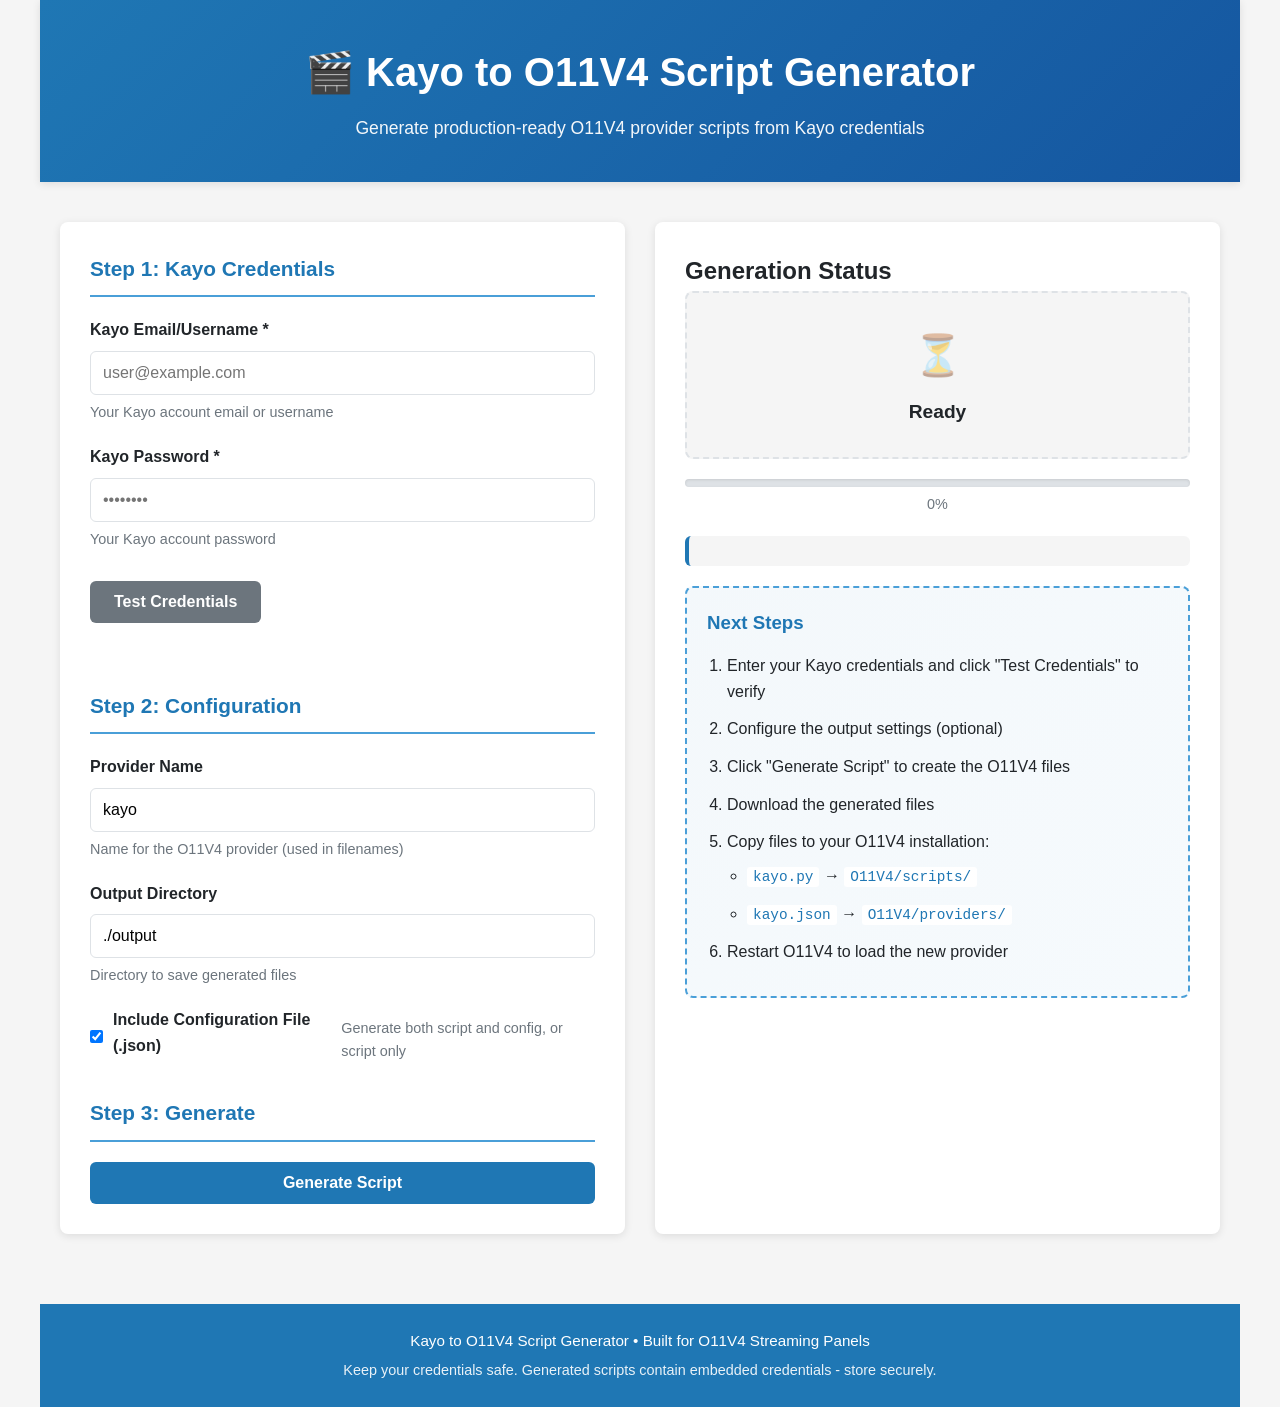
<file: templates/index.html>
<!DOCTYPE html>
<html lang="en">
<head>
    <meta charset="UTF-8">
    <meta name="viewport" content="width=device-width, initial-scale=1.0">
    <title>Kayo to O11V4 Script Generator</title>
    <link rel="stylesheet" href="/templates/style.css">
</head>
<body>
    <div class="container">
        <header>
            <div class="header-content">
                <h1>🎬 Kayo to O11V4 Script Generator</h1>
                <p class="subtitle">Generate production-ready O11V4 provider scripts from Kayo credentials</p>
            </div>
        </header>

        <main>
            <div class="content-wrapper">
                <!-- Left Panel: Form -->
                <div class="form-panel">
                    <div class="form-section">
                        <h2>Step 1: Kayo Credentials</h2>
                        
                        <form id="generatorForm">
                            <div class="form-group">
                                <label for="username">Kayo Email/Username *</label>
                                <input 
                                    type="email" 
                                    id="username" 
                                    name="username" 
                                    placeholder="user@example.com"
                                    required
                                    autocomplete="username"
                                >
                                <small>Your Kayo account email or username</small>
                            </div>

                            <div class="form-group">
                                <label for="password">Kayo Password *</label>
                                <input 
                                    type="password" 
                                    id="password" 
                                    name="password" 
                                    placeholder="••••••••"
                                    required
                                    autocomplete="current-password"
                                >
                                <small>Your Kayo account password</small>
                            </div>

                            <button type="button" id="testBtn" class="btn btn-secondary">
                                Test Credentials
                            </button>
                            <span id="testResult" class="test-result"></span>

                            <h2 style="margin-top: 30px;">Step 2: Configuration</h2>

                            <div class="form-group">
                                <label for="providerName">Provider Name</label>
                                <input 
                                    type="text" 
                                    id="providerName" 
                                    name="providerName" 
                                    value="kayo"
                                    placeholder="kayo"
                                >
                                <small>Name for the O11V4 provider (used in filenames)</small>
                            </div>

                            <div class="form-group">
                                <label for="outputDir">Output Directory</label>
                                <input 
                                    type="text" 
                                    id="outputDir" 
                                    name="outputDir" 
                                    value="./output"
                                    placeholder="./output"
                                >
                                <small>Directory to save generated files</small>
                            </div>

                            <div class="form-group checkbox">
                                <input 
                                    type="checkbox" 
                                    id="includeConfig" 
                                    name="includeConfig" 
                                    checked
                                >
                                <label for="includeConfig">Include Configuration File (.json)</label>
                                <small>Generate both script and config, or script only</small>
                            </div>

                            <h2 style="margin-top: 30px;">Step 3: Generate</h2>

                            <button type="submit" id="generateBtn" class="btn btn-primary">
                                Generate Script
                            </button>
                        </form>
                    </div>
                </div>

                <!-- Right Panel: Status/Results -->
                <div class="status-panel">
                    <div class="status-section">
                        <h2>Generation Status</h2>
                        
                        <div id="statusDisplay" class="status-display idle">
                            <div class="status-icon">⏳</div>
                            <div class="status-text">Ready</div>
                        </div>

                        <div class="progress-container">
                            <div class="progress-bar">
                                <div id="progressFill" class="progress-fill" style="width: 0%"></div>
                            </div>
                            <div id="progressText" class="progress-text">0%</div>
                        </div>

                        <div id="messageArea" class="message-area"></div>

                        <div id="errorArea" class="error-area" style="display: none;"></div>

                        <div id="resultsArea" class="results-area" style="display: none;">
                            <h3>✓ Generation Complete!</h3>
                            <dl class="results-list">
                                <dt>Output Directory:</dt>
                                <dd id="resultOutputDir" class="monospace"></dd>
                                <dt>Files Generated:</dt>
                                <dd id="resultFiles"></dd>
                                <dt>Channels:</dt>
                                <dd id="resultChannels"></dd>
                                <dt>Events:</dt>
                                <dd id="resultEvents"></dd>
                            </dl>

                            <div class="download-section">
                                <h4>Download Files</h4>
                                <div id="downloadLinks" class="download-links"></div>
                            </div>

                            <button id="resetBtn" class="btn btn-secondary">
                                Generate Another
                            </button>
                        </div>

                        <div id="helpArea" class="help-area">
                            <h3>Next Steps</h3>
                            <ol>
                                <li>Enter your Kayo credentials and click "Test Credentials" to verify</li>
                                <li>Configure the output settings (optional)</li>
                                <li>Click "Generate Script" to create the O11V4 files</li>
                                <li>Download the generated files</li>
                                <li>Copy files to your O11V4 installation:
                                    <ul>
                                        <li><code>kayo.py</code> → <code>O11V4/scripts/</code></li>
                                        <li><code>kayo.json</code> → <code>O11V4/providers/</code></li>
                                    </ul>
                                </li>
                                <li>Restart O11V4 to load the new provider</li>
                            </ol>
                        </div>
                    </div>
                </div>
            </div>
        </main>

        <footer>
            <p>Kayo to O11V4 Script Generator • Built for O11V4 Streaming Panels</p>
            <p><small>Keep your credentials safe. Generated scripts contain embedded credentials - store securely.</small></p>
        </footer>
    </div>

    <script src="/templates/app.js"></script>
</body>
</html>
</file>
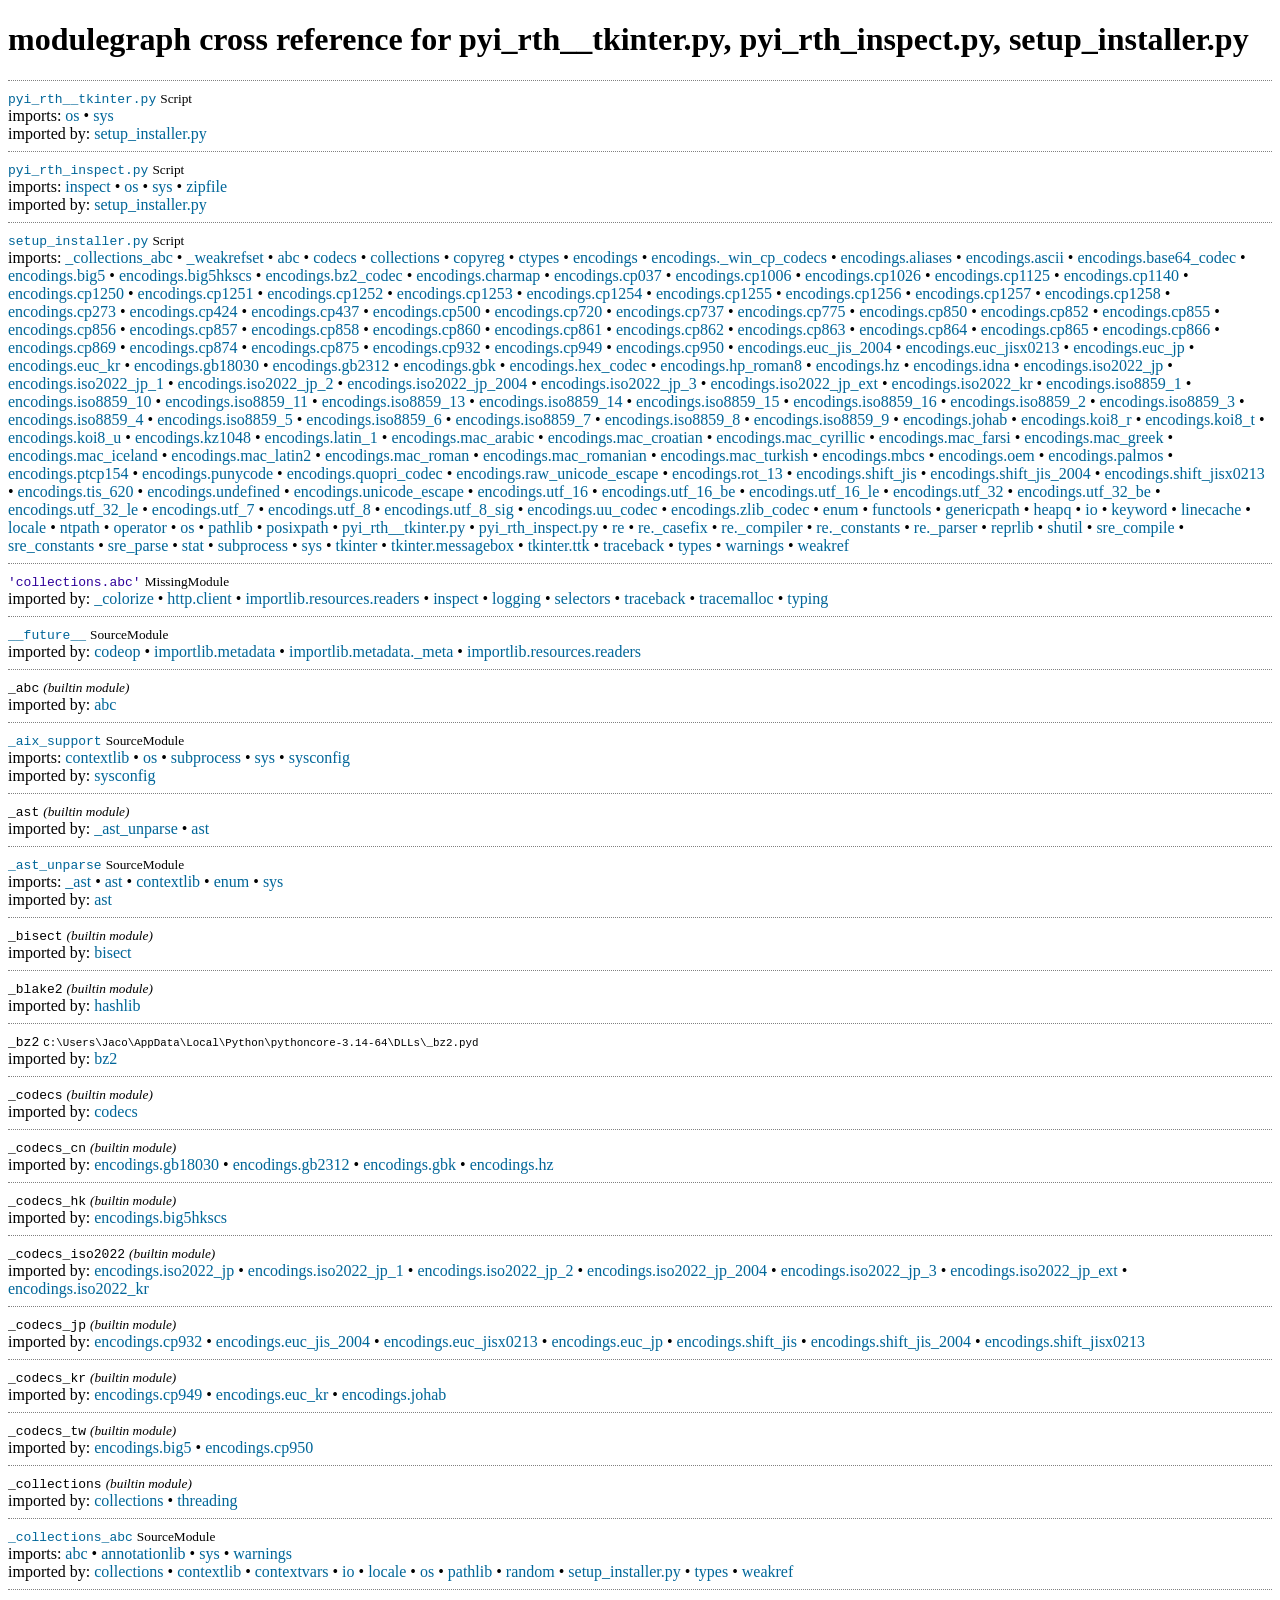
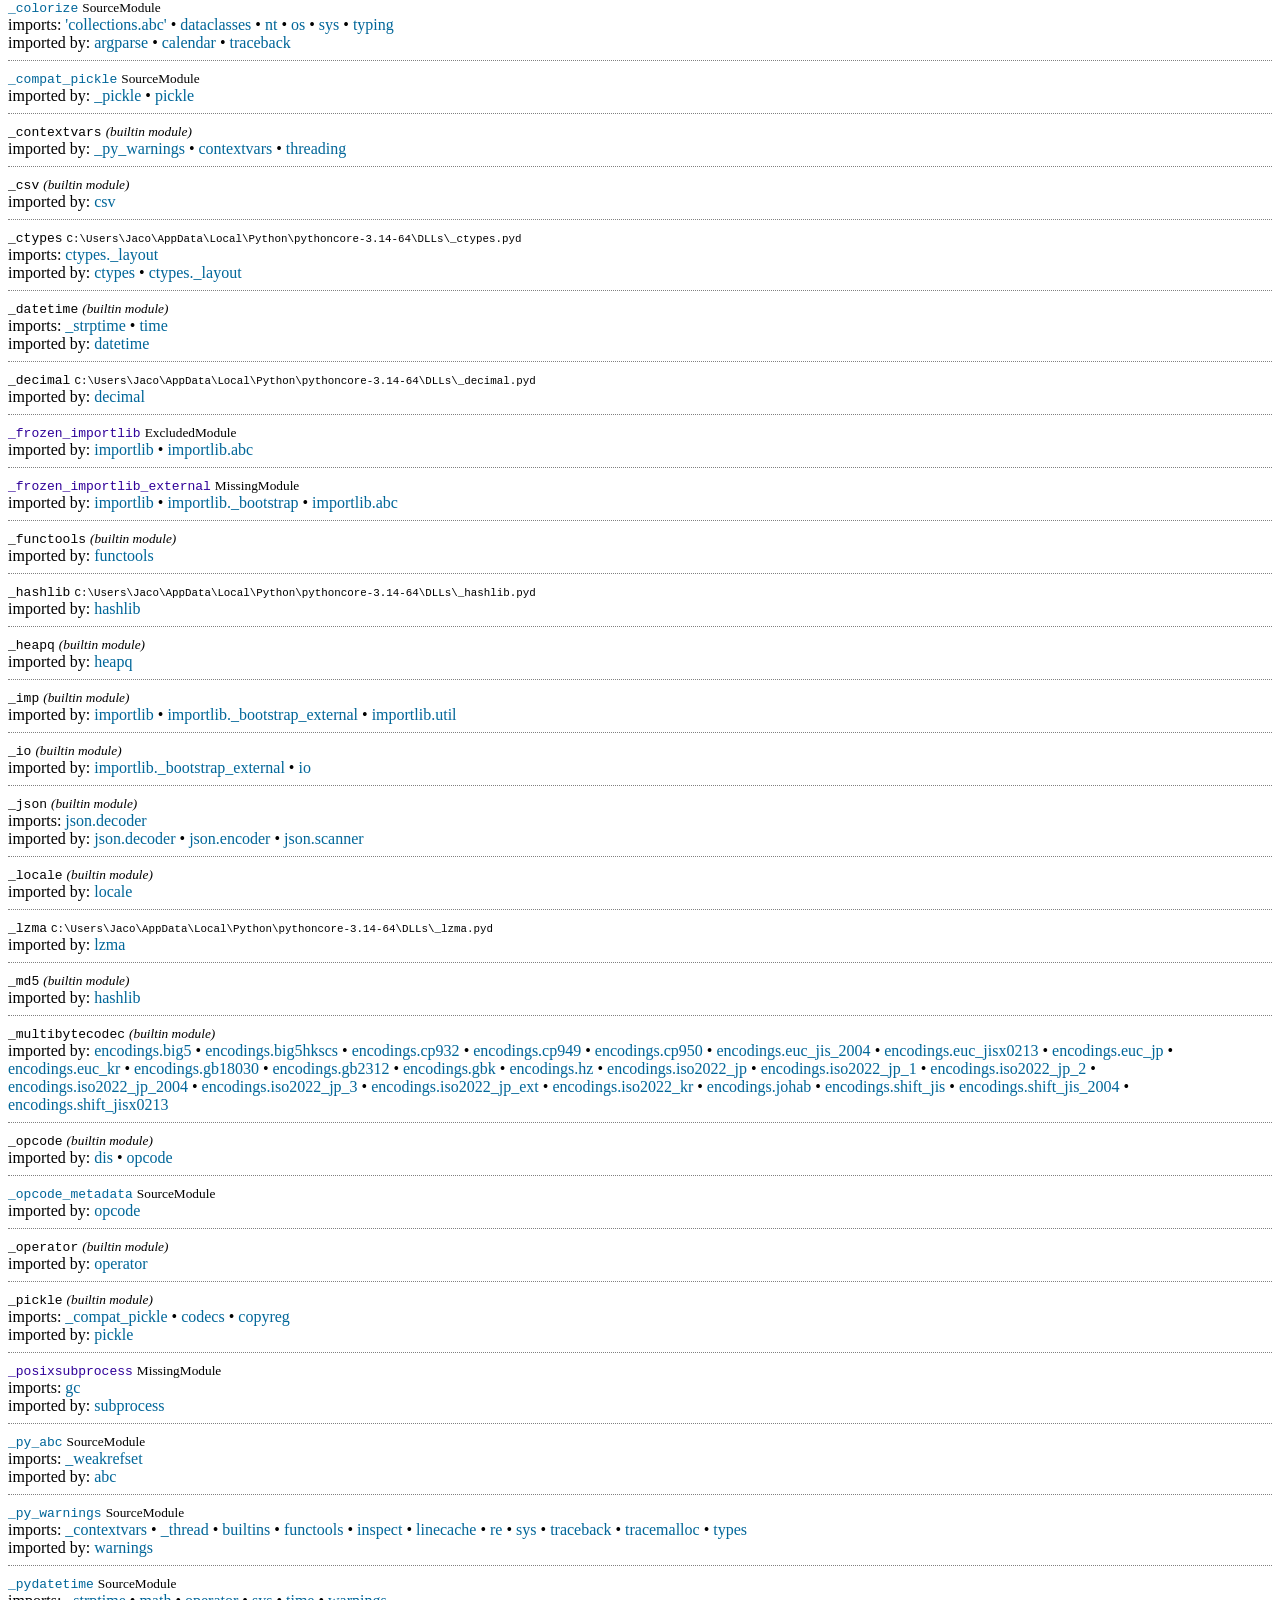
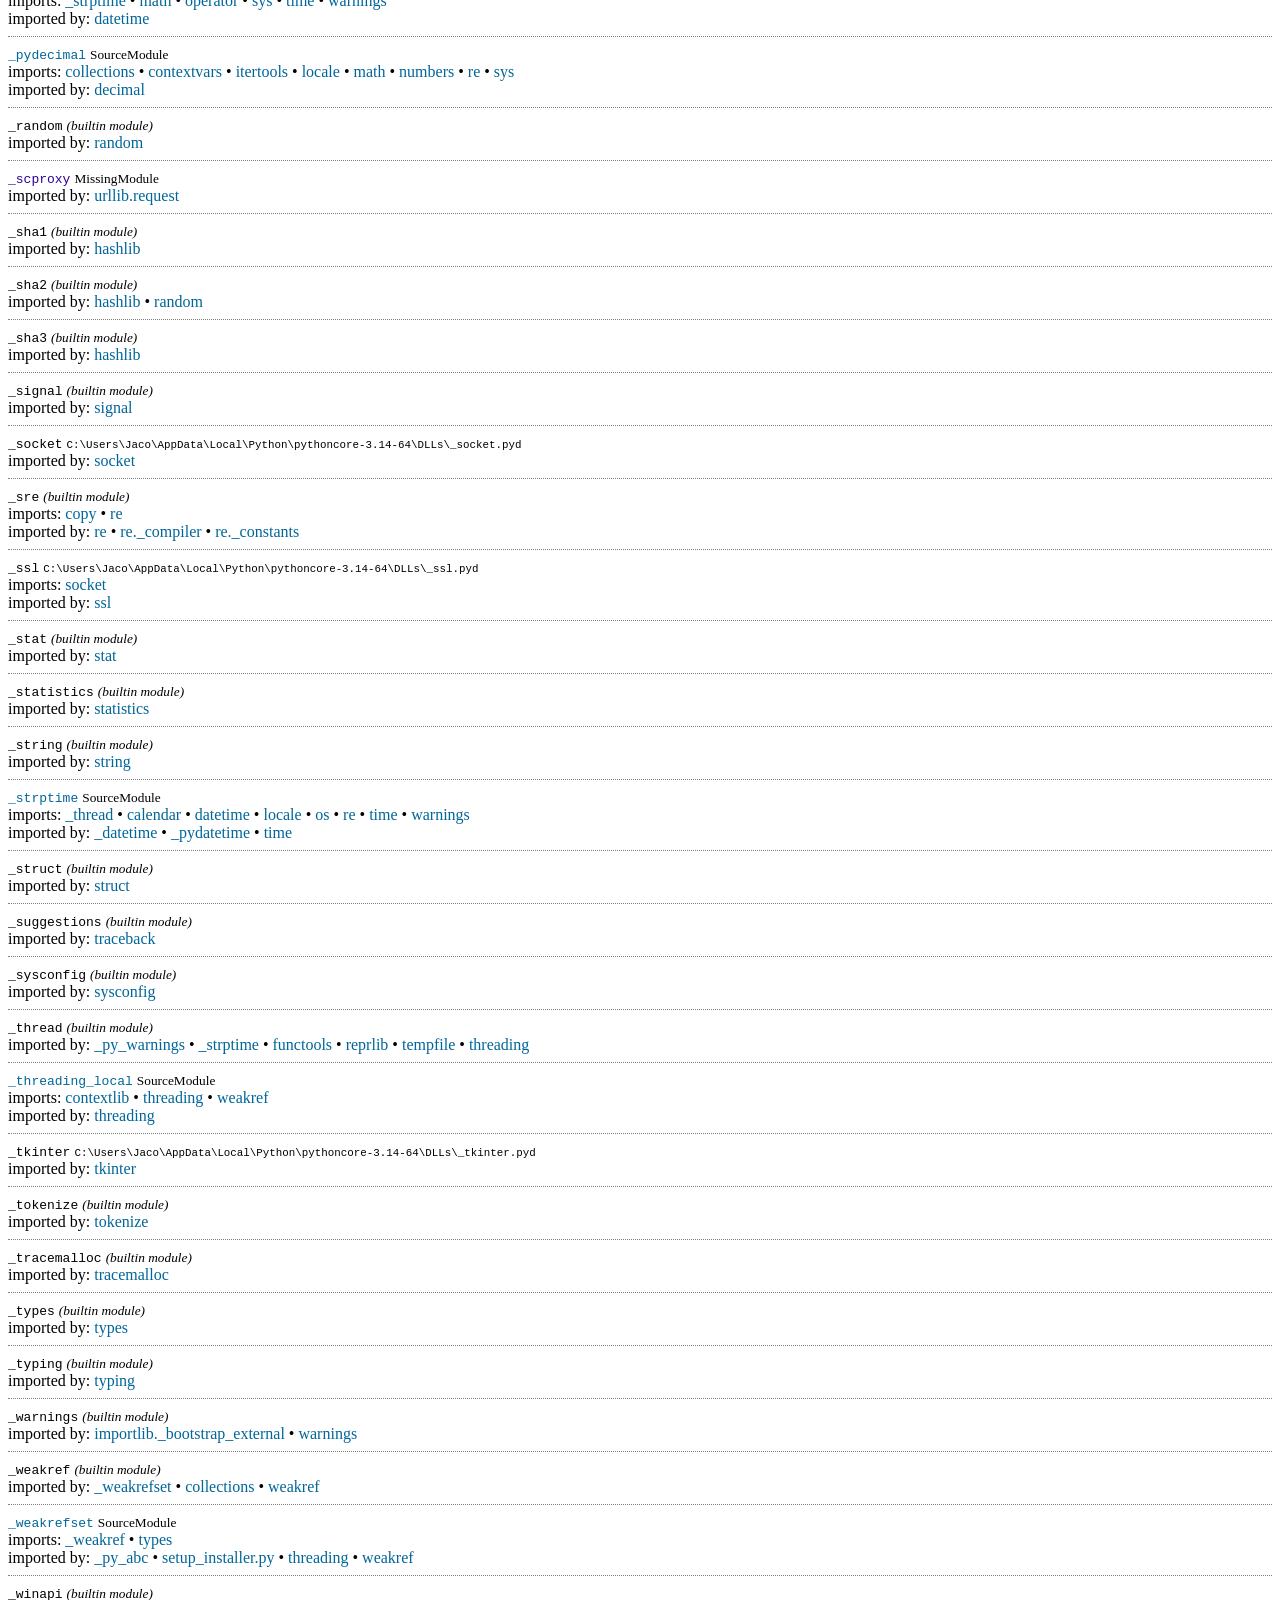
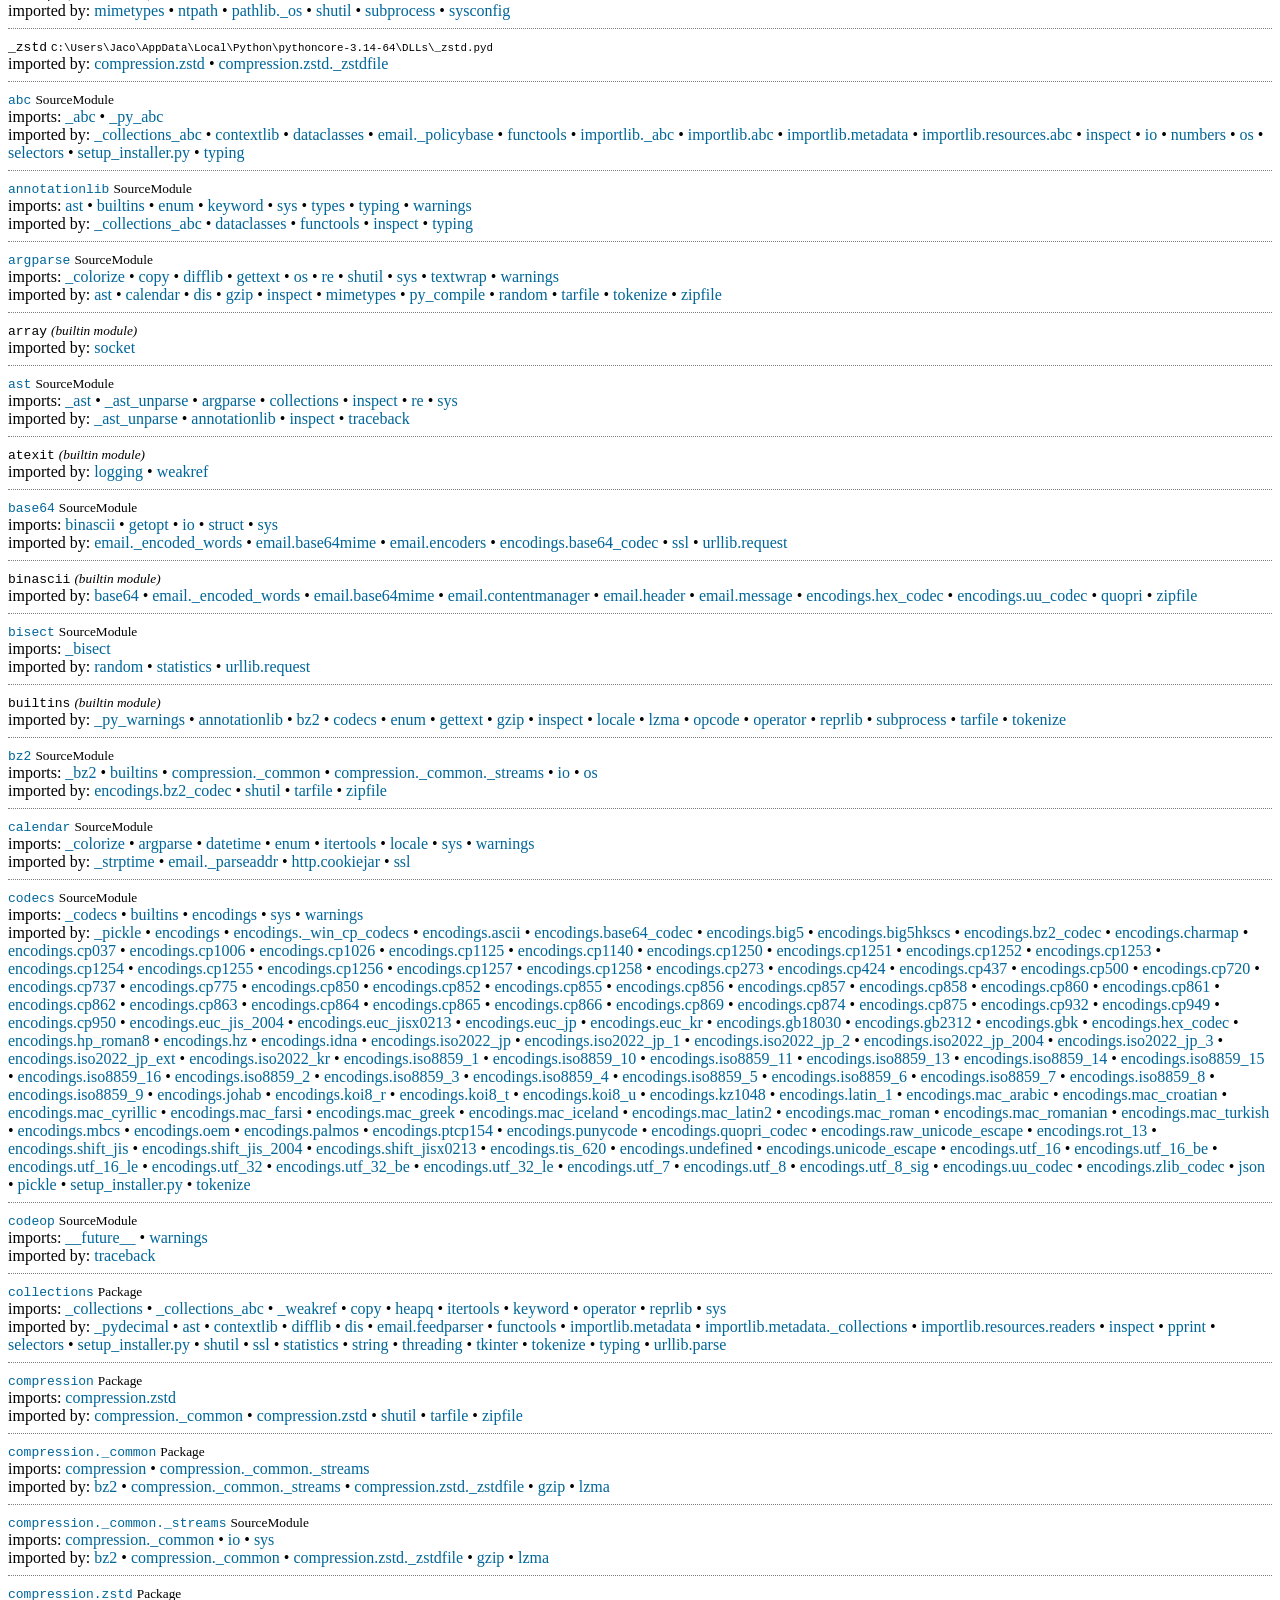
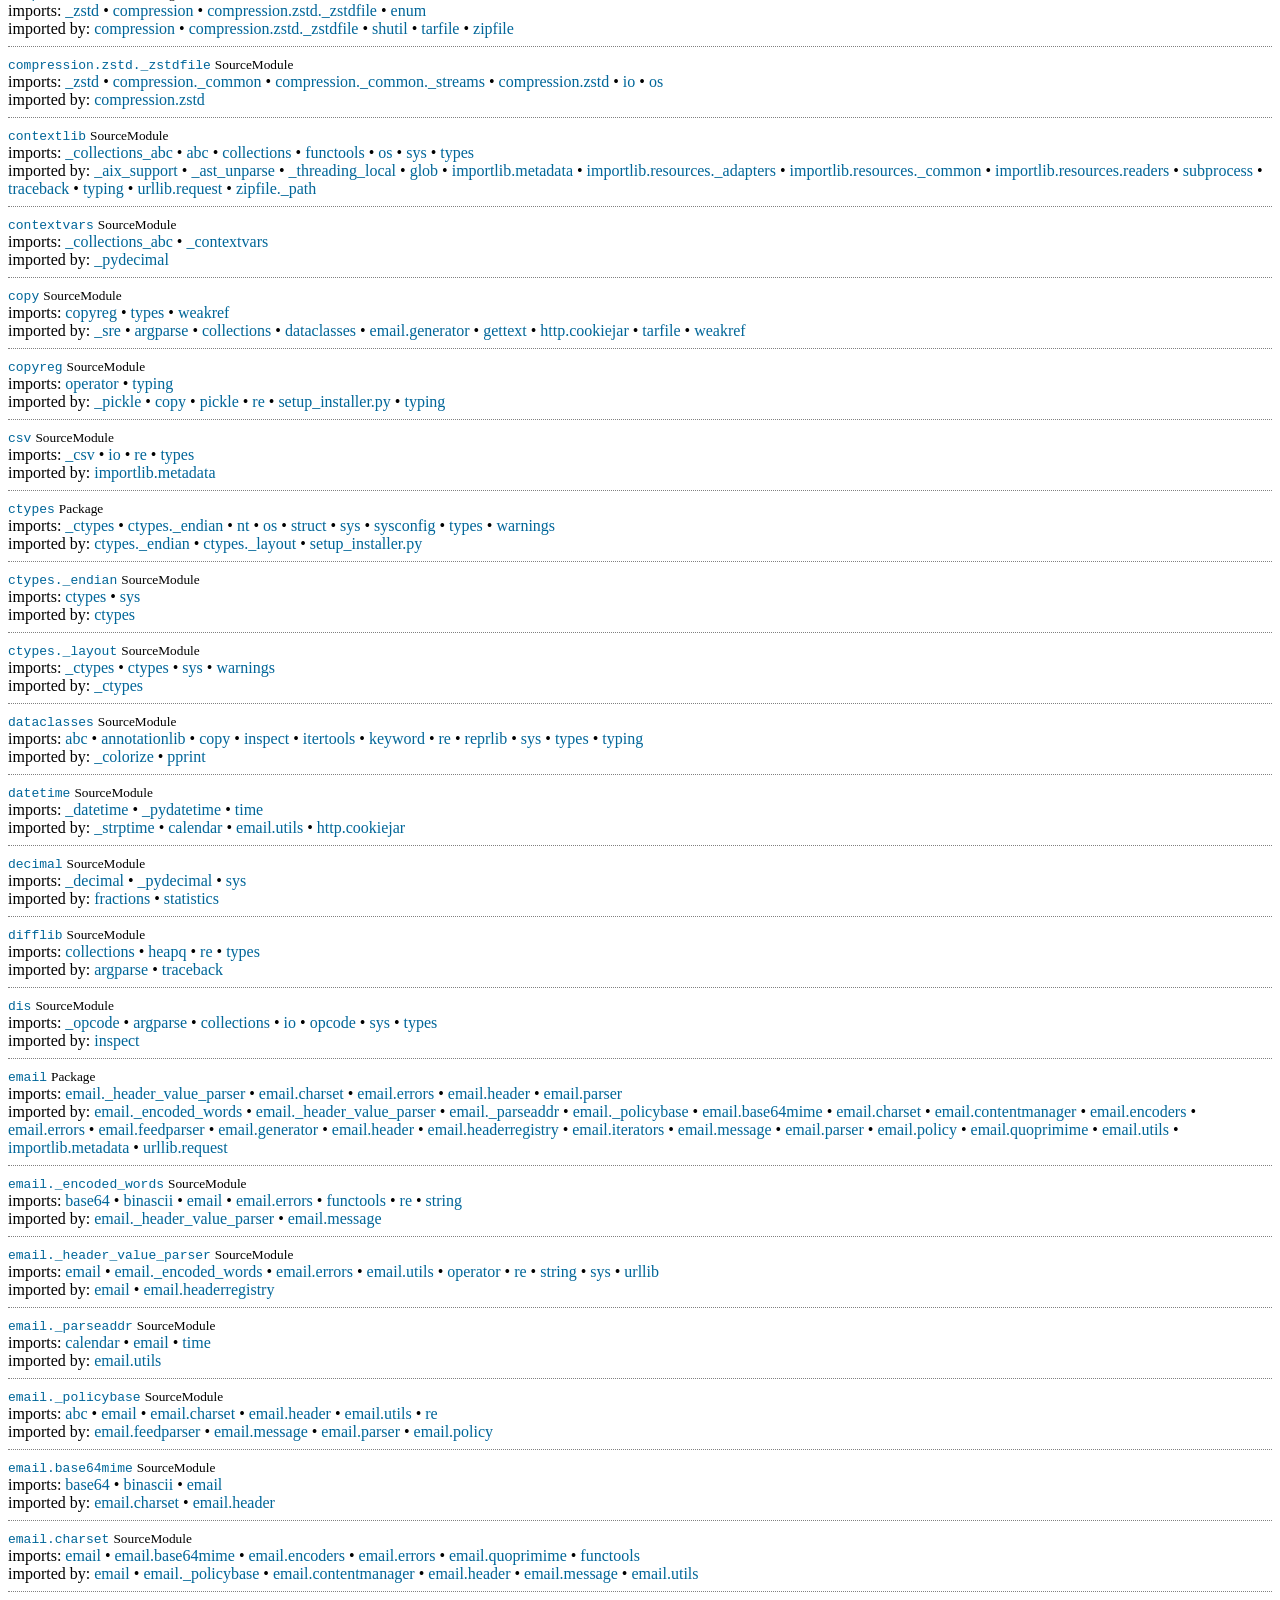
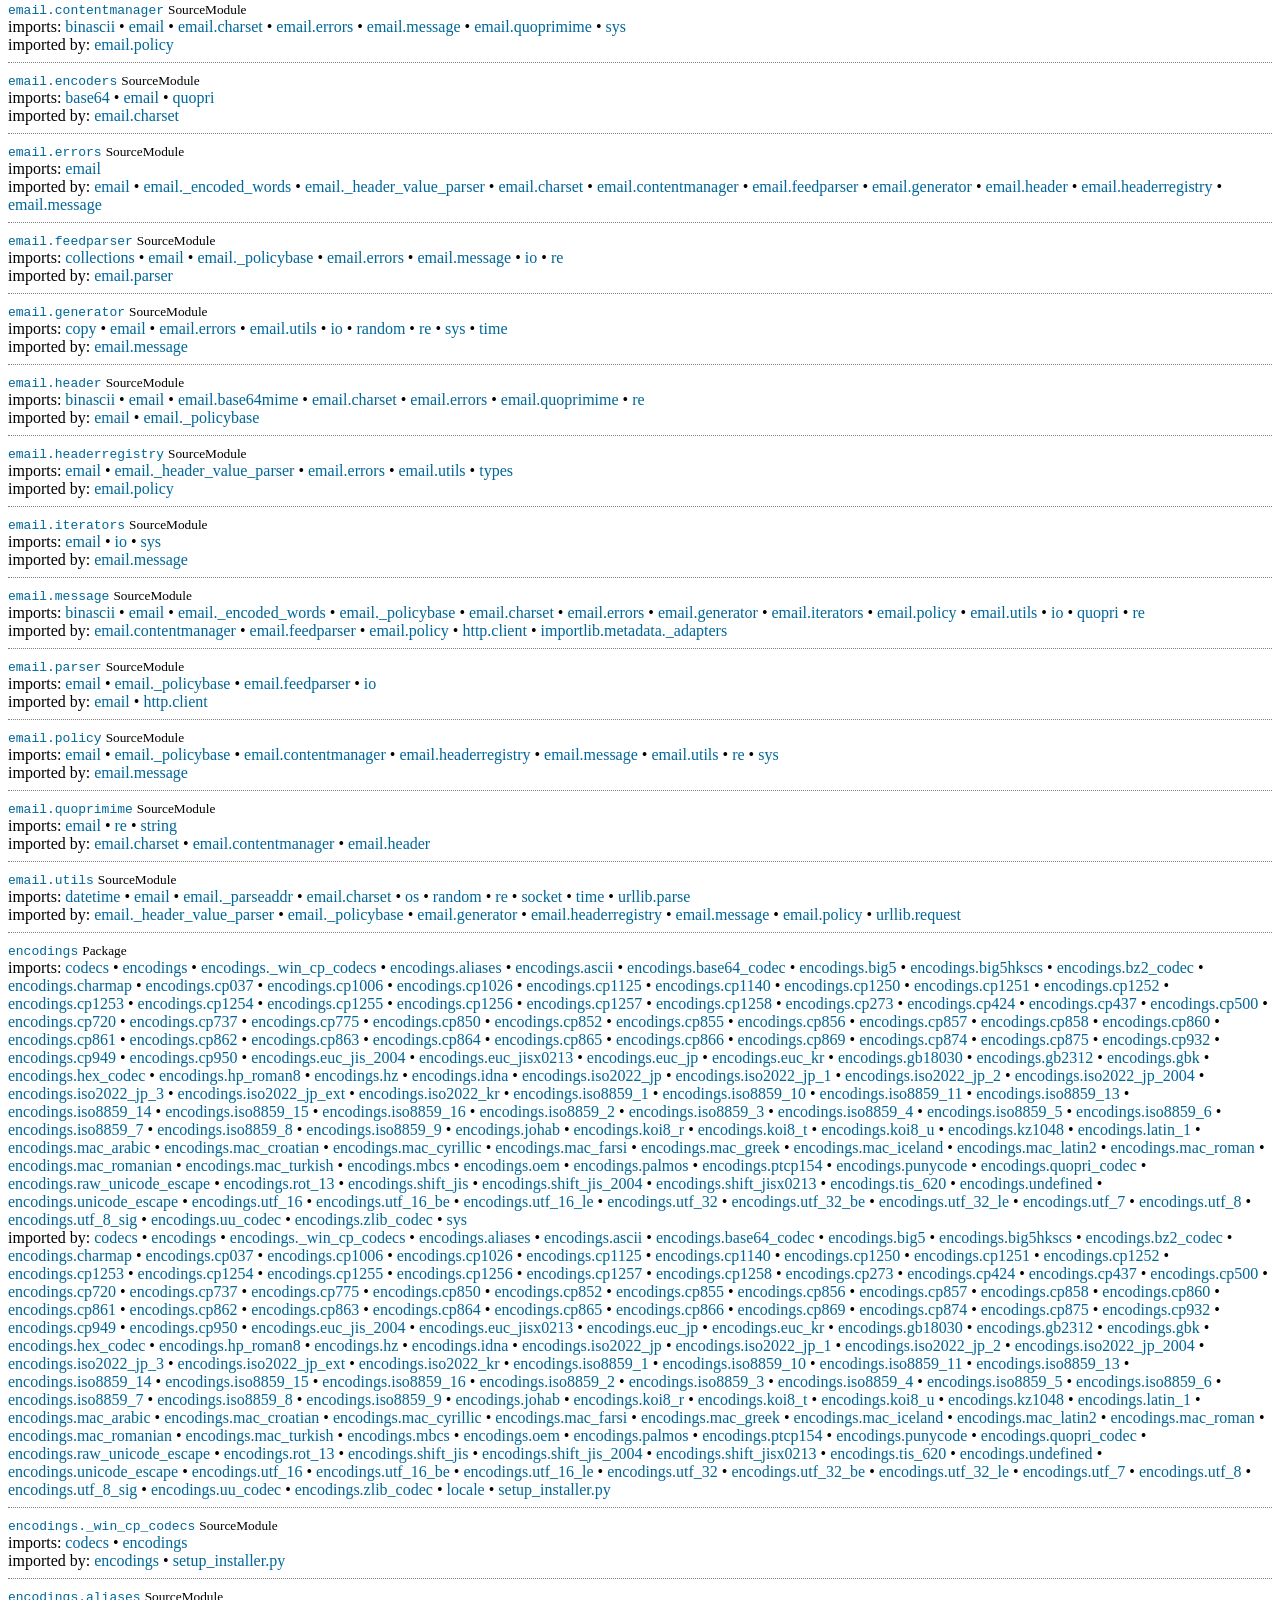
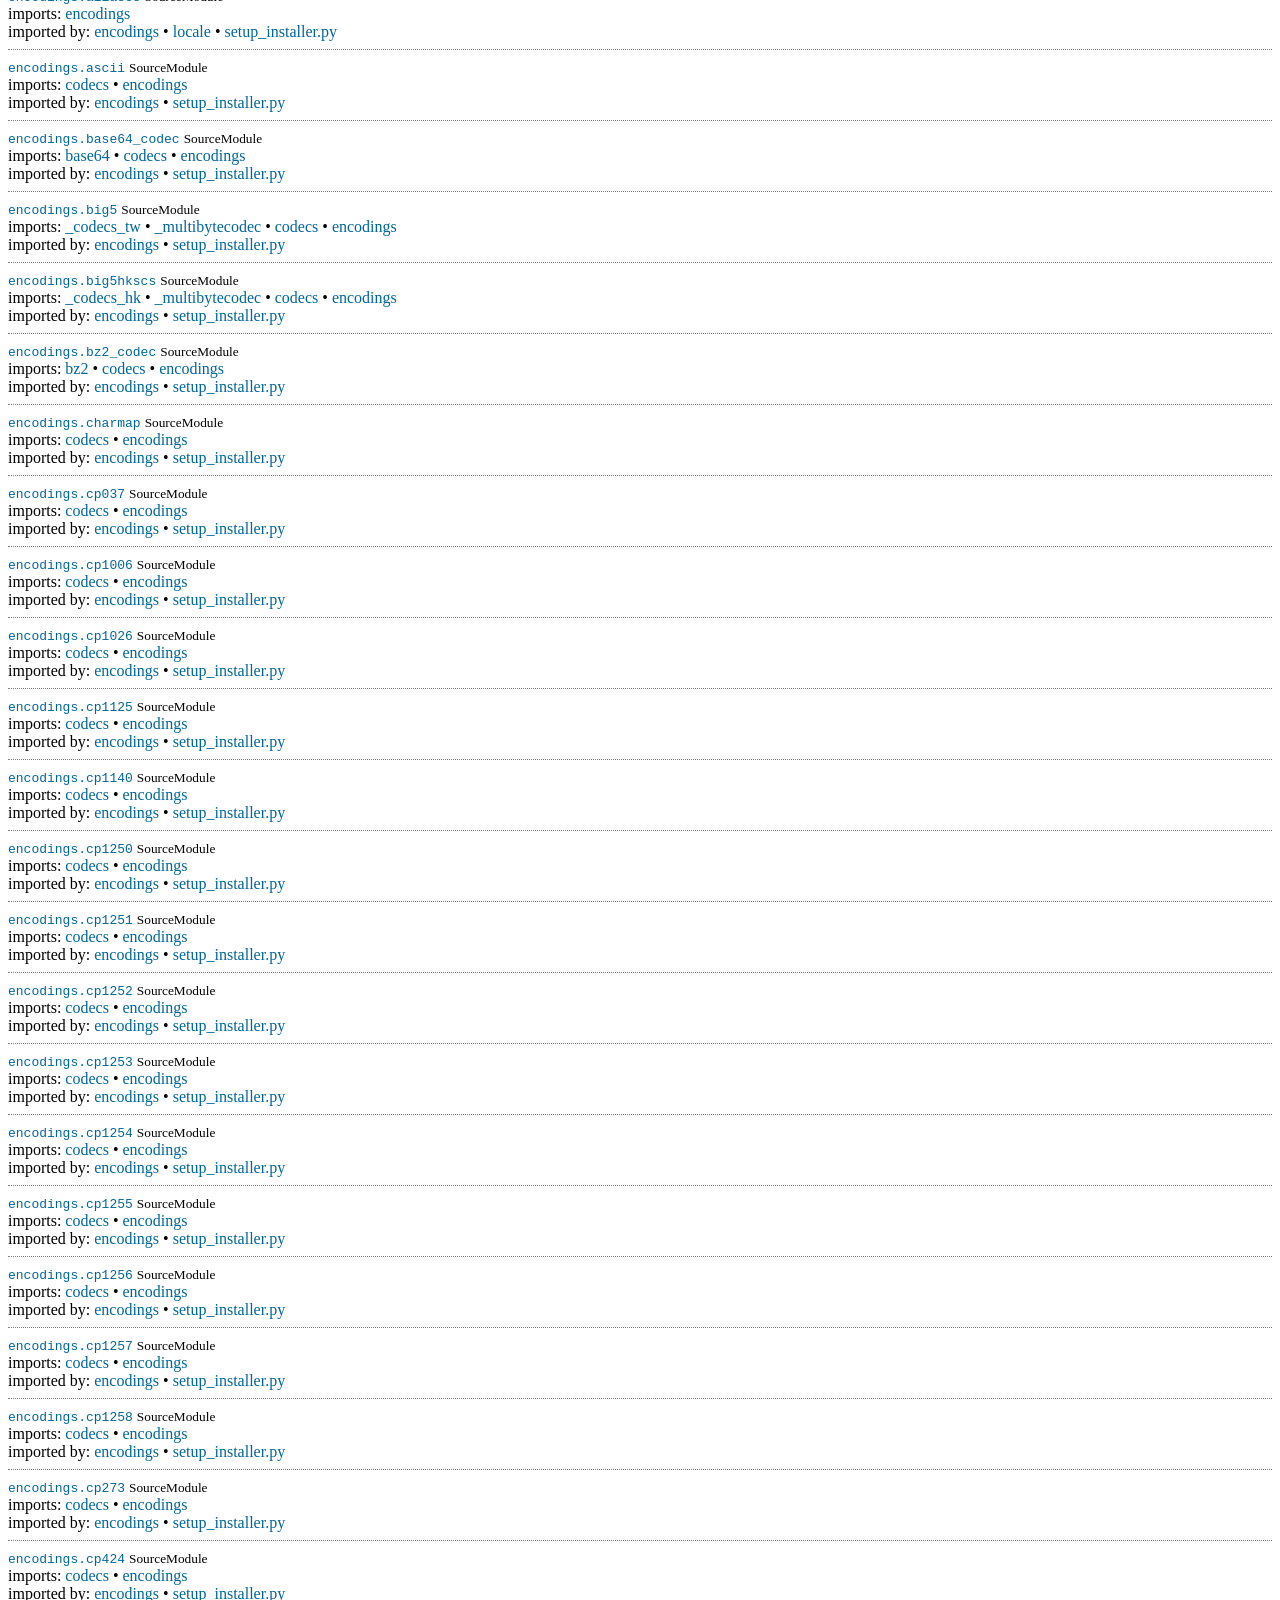
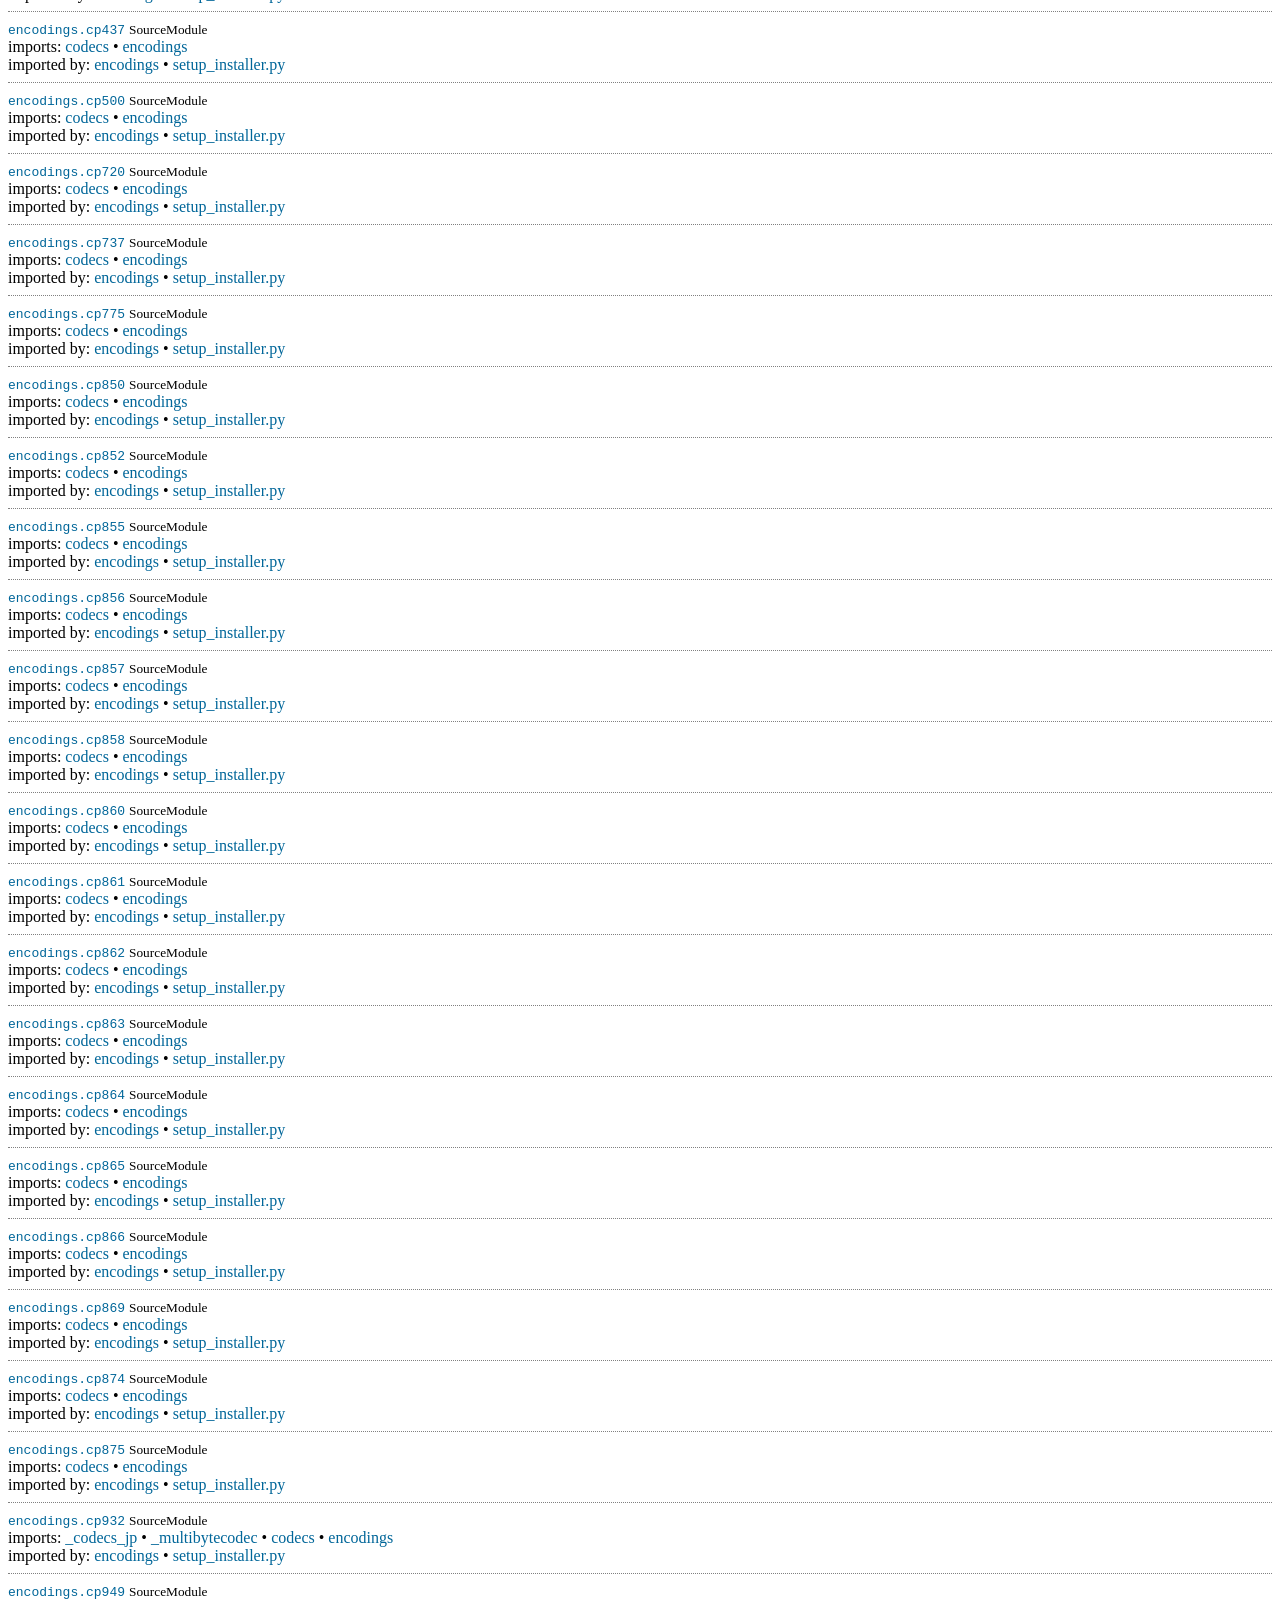
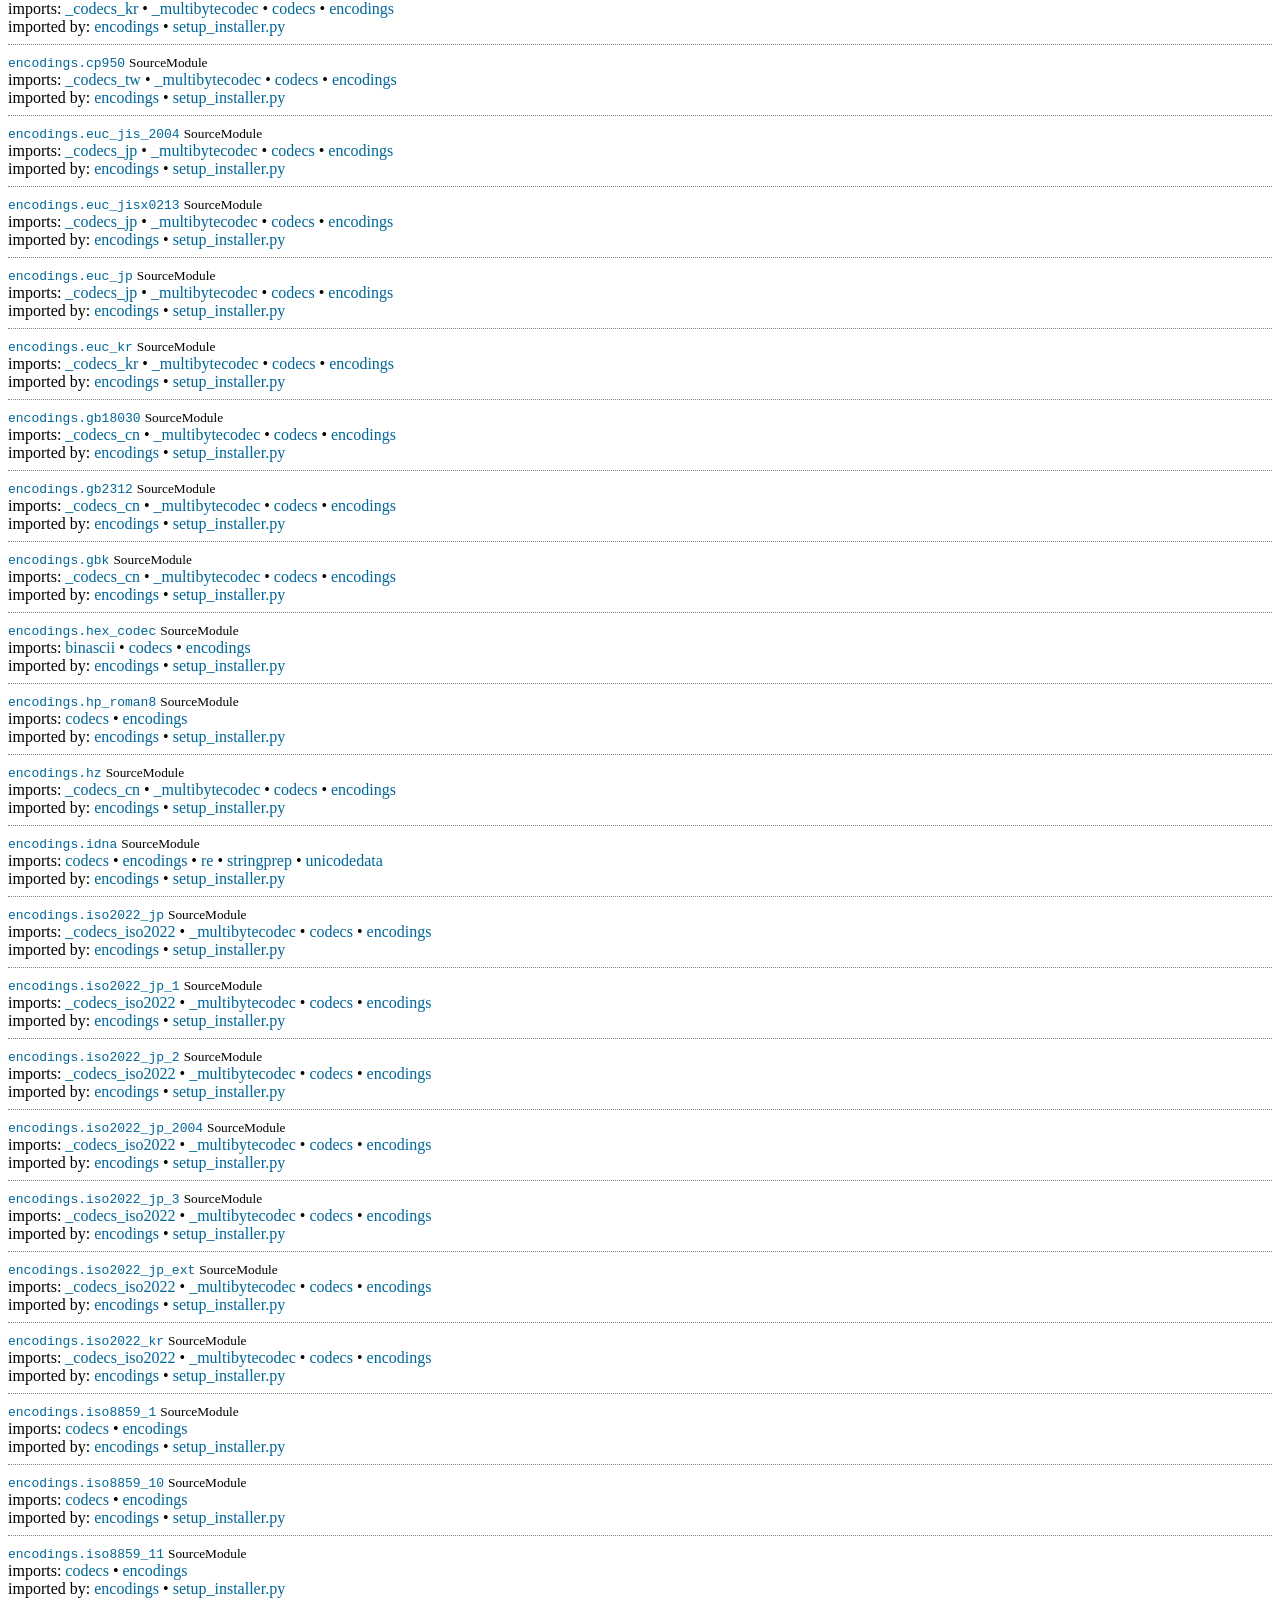
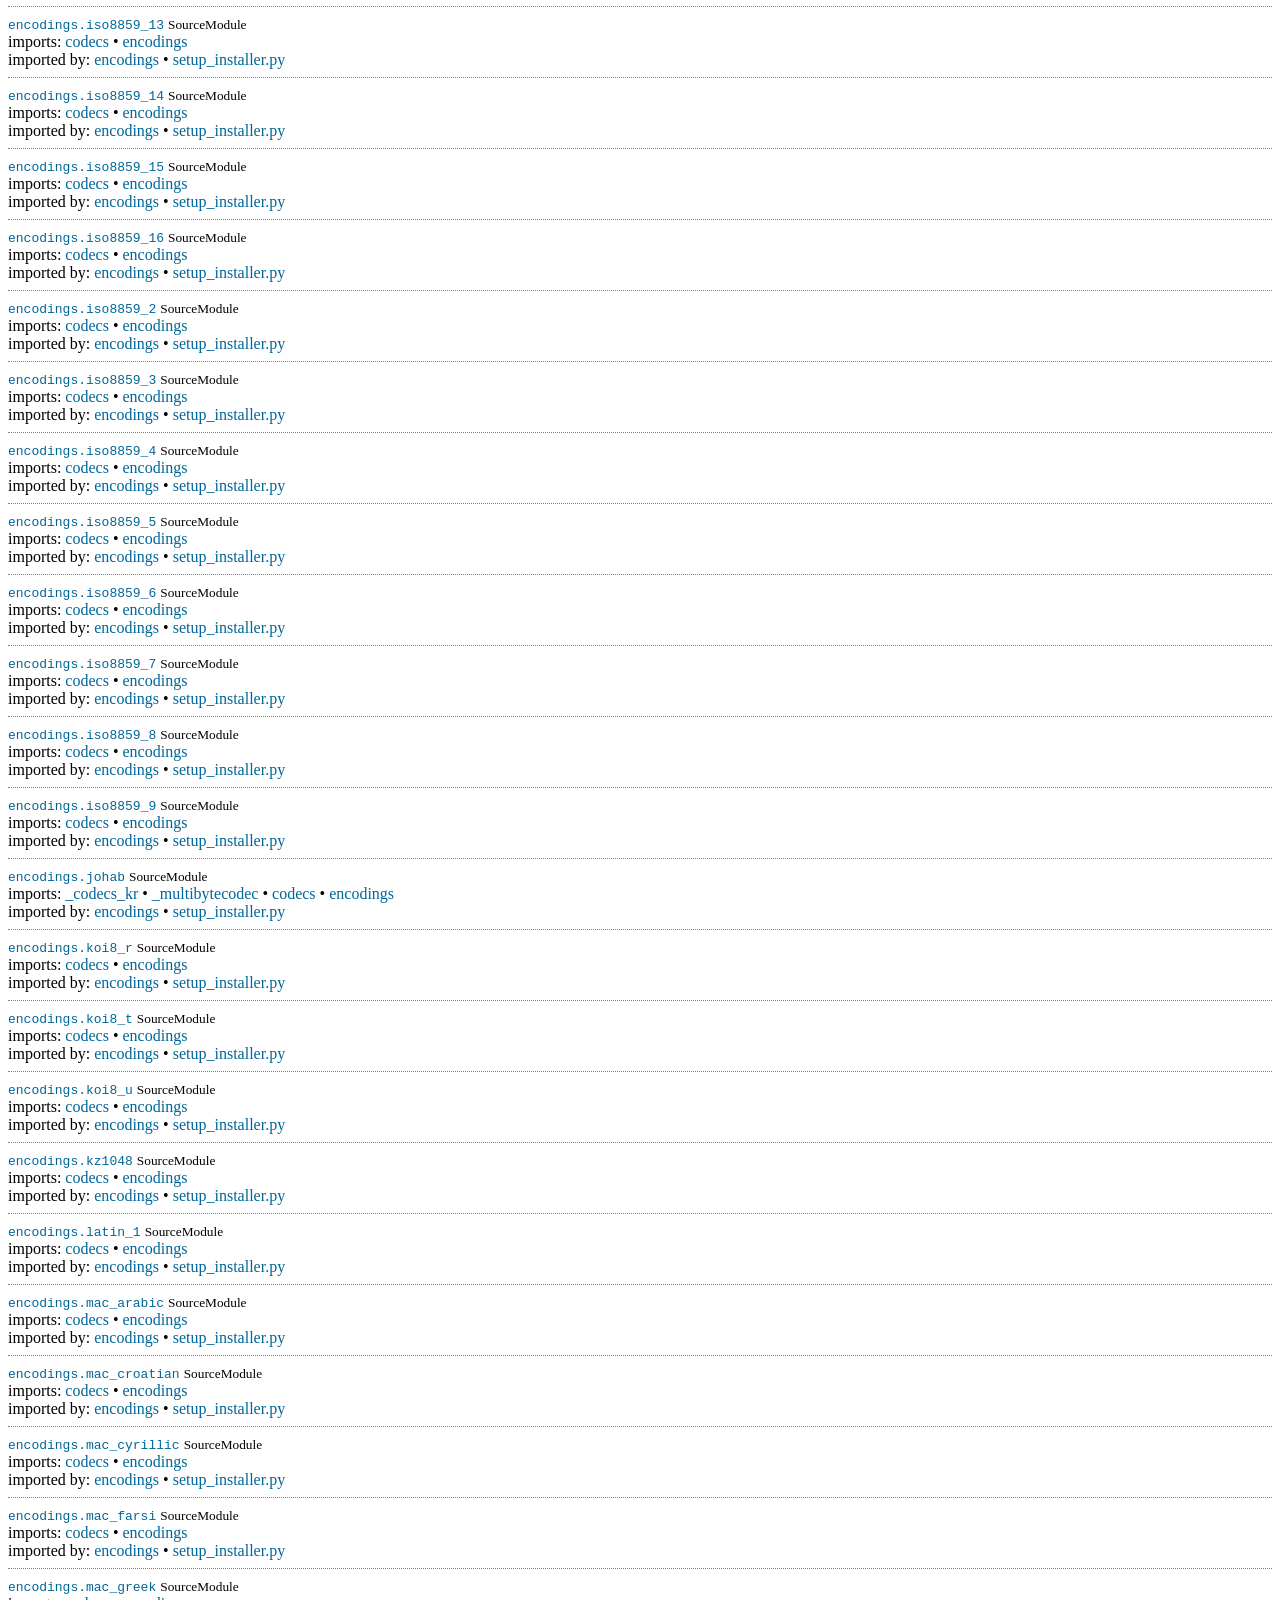
<file: build_setup/setup/xref-setup.html>
<!DOCTYPE html>
<html>
  <head>
    <meta charset="UTF-8">
    <title>modulegraph cross reference for pyi_rth__tkinter.py, pyi_rth_inspect.py, setup_installer.py</title>
    <style>
      .node { padding: 0.5em 0 0.5em; border-top: thin grey dotted; }
      .moduletype { font: smaller italic }
      .node a { text-decoration: none; color: #006699; }
      .node a:visited { text-decoration: none; color: #2f0099; }
    </style>
  </head>
  <body>
    <h1>modulegraph cross reference for pyi_rth__tkinter.py, pyi_rth_inspect.py, setup_installer.py</h1>

<div class="node">
  <a name="pyi_rth__tkinter.py"></a>
  <a target="code" href="///C:/Users/Jaco/AppData/Local/Python/pythoncore-3.14-64/Lib/site-packages/PyInstaller/hooks/rthooks/pyi_rth__tkinter.py" type="text/plain"><tt>pyi_rth__tkinter.py</tt></a>
<span class="moduletype">Script</span>  <div class="import">
imports:
    <a href="#os">os</a>
 &#8226;   <a href="#sys">sys</a>

  </div>
  <div class="import">
imported by:
    <a href="#setup_installer.py">setup_installer.py</a>

  </div>

</div>

<div class="node">
  <a name="pyi_rth_inspect.py"></a>
  <a target="code" href="///C:/Users/Jaco/AppData/Local/Python/pythoncore-3.14-64/Lib/site-packages/PyInstaller/hooks/rthooks/pyi_rth_inspect.py" type="text/plain"><tt>pyi_rth_inspect.py</tt></a>
<span class="moduletype">Script</span>  <div class="import">
imports:
    <a href="#inspect">inspect</a>
 &#8226;   <a href="#os">os</a>
 &#8226;   <a href="#sys">sys</a>
 &#8226;   <a href="#zipfile">zipfile</a>

  </div>
  <div class="import">
imported by:
    <a href="#setup_installer.py">setup_installer.py</a>

  </div>

</div>

<div class="node">
  <a name="setup_installer.py"></a>
  <a target="code" href="///C:/Users/Jaco/Documents/Kayo%20Script%20Gen/setup_installer.py" type="text/plain"><tt>setup_installer.py</tt></a>
<span class="moduletype">Script</span>  <div class="import">
imports:
    <a href="#_collections_abc">_collections_abc</a>
 &#8226;   <a href="#_weakrefset">_weakrefset</a>
 &#8226;   <a href="#abc">abc</a>
 &#8226;   <a href="#codecs">codecs</a>
 &#8226;   <a href="#collections">collections</a>
 &#8226;   <a href="#copyreg">copyreg</a>
 &#8226;   <a href="#ctypes">ctypes</a>
 &#8226;   <a href="#encodings">encodings</a>
 &#8226;   <a href="#encodings._win_cp_codecs">encodings._win_cp_codecs</a>
 &#8226;   <a href="#encodings.aliases">encodings.aliases</a>
 &#8226;   <a href="#encodings.ascii">encodings.ascii</a>
 &#8226;   <a href="#encodings.base64_codec">encodings.base64_codec</a>
 &#8226;   <a href="#encodings.big5">encodings.big5</a>
 &#8226;   <a href="#encodings.big5hkscs">encodings.big5hkscs</a>
 &#8226;   <a href="#encodings.bz2_codec">encodings.bz2_codec</a>
 &#8226;   <a href="#encodings.charmap">encodings.charmap</a>
 &#8226;   <a href="#encodings.cp037">encodings.cp037</a>
 &#8226;   <a href="#encodings.cp1006">encodings.cp1006</a>
 &#8226;   <a href="#encodings.cp1026">encodings.cp1026</a>
 &#8226;   <a href="#encodings.cp1125">encodings.cp1125</a>
 &#8226;   <a href="#encodings.cp1140">encodings.cp1140</a>
 &#8226;   <a href="#encodings.cp1250">encodings.cp1250</a>
 &#8226;   <a href="#encodings.cp1251">encodings.cp1251</a>
 &#8226;   <a href="#encodings.cp1252">encodings.cp1252</a>
 &#8226;   <a href="#encodings.cp1253">encodings.cp1253</a>
 &#8226;   <a href="#encodings.cp1254">encodings.cp1254</a>
 &#8226;   <a href="#encodings.cp1255">encodings.cp1255</a>
 &#8226;   <a href="#encodings.cp1256">encodings.cp1256</a>
 &#8226;   <a href="#encodings.cp1257">encodings.cp1257</a>
 &#8226;   <a href="#encodings.cp1258">encodings.cp1258</a>
 &#8226;   <a href="#encodings.cp273">encodings.cp273</a>
 &#8226;   <a href="#encodings.cp424">encodings.cp424</a>
 &#8226;   <a href="#encodings.cp437">encodings.cp437</a>
 &#8226;   <a href="#encodings.cp500">encodings.cp500</a>
 &#8226;   <a href="#encodings.cp720">encodings.cp720</a>
 &#8226;   <a href="#encodings.cp737">encodings.cp737</a>
 &#8226;   <a href="#encodings.cp775">encodings.cp775</a>
 &#8226;   <a href="#encodings.cp850">encodings.cp850</a>
 &#8226;   <a href="#encodings.cp852">encodings.cp852</a>
 &#8226;   <a href="#encodings.cp855">encodings.cp855</a>
 &#8226;   <a href="#encodings.cp856">encodings.cp856</a>
 &#8226;   <a href="#encodings.cp857">encodings.cp857</a>
 &#8226;   <a href="#encodings.cp858">encodings.cp858</a>
 &#8226;   <a href="#encodings.cp860">encodings.cp860</a>
 &#8226;   <a href="#encodings.cp861">encodings.cp861</a>
 &#8226;   <a href="#encodings.cp862">encodings.cp862</a>
 &#8226;   <a href="#encodings.cp863">encodings.cp863</a>
 &#8226;   <a href="#encodings.cp864">encodings.cp864</a>
 &#8226;   <a href="#encodings.cp865">encodings.cp865</a>
 &#8226;   <a href="#encodings.cp866">encodings.cp866</a>
 &#8226;   <a href="#encodings.cp869">encodings.cp869</a>
 &#8226;   <a href="#encodings.cp874">encodings.cp874</a>
 &#8226;   <a href="#encodings.cp875">encodings.cp875</a>
 &#8226;   <a href="#encodings.cp932">encodings.cp932</a>
 &#8226;   <a href="#encodings.cp949">encodings.cp949</a>
 &#8226;   <a href="#encodings.cp950">encodings.cp950</a>
 &#8226;   <a href="#encodings.euc_jis_2004">encodings.euc_jis_2004</a>
 &#8226;   <a href="#encodings.euc_jisx0213">encodings.euc_jisx0213</a>
 &#8226;   <a href="#encodings.euc_jp">encodings.euc_jp</a>
 &#8226;   <a href="#encodings.euc_kr">encodings.euc_kr</a>
 &#8226;   <a href="#encodings.gb18030">encodings.gb18030</a>
 &#8226;   <a href="#encodings.gb2312">encodings.gb2312</a>
 &#8226;   <a href="#encodings.gbk">encodings.gbk</a>
 &#8226;   <a href="#encodings.hex_codec">encodings.hex_codec</a>
 &#8226;   <a href="#encodings.hp_roman8">encodings.hp_roman8</a>
 &#8226;   <a href="#encodings.hz">encodings.hz</a>
 &#8226;   <a href="#encodings.idna">encodings.idna</a>
 &#8226;   <a href="#encodings.iso2022_jp">encodings.iso2022_jp</a>
 &#8226;   <a href="#encodings.iso2022_jp_1">encodings.iso2022_jp_1</a>
 &#8226;   <a href="#encodings.iso2022_jp_2">encodings.iso2022_jp_2</a>
 &#8226;   <a href="#encodings.iso2022_jp_2004">encodings.iso2022_jp_2004</a>
 &#8226;   <a href="#encodings.iso2022_jp_3">encodings.iso2022_jp_3</a>
 &#8226;   <a href="#encodings.iso2022_jp_ext">encodings.iso2022_jp_ext</a>
 &#8226;   <a href="#encodings.iso2022_kr">encodings.iso2022_kr</a>
 &#8226;   <a href="#encodings.iso8859_1">encodings.iso8859_1</a>
 &#8226;   <a href="#encodings.iso8859_10">encodings.iso8859_10</a>
 &#8226;   <a href="#encodings.iso8859_11">encodings.iso8859_11</a>
 &#8226;   <a href="#encodings.iso8859_13">encodings.iso8859_13</a>
 &#8226;   <a href="#encodings.iso8859_14">encodings.iso8859_14</a>
 &#8226;   <a href="#encodings.iso8859_15">encodings.iso8859_15</a>
 &#8226;   <a href="#encodings.iso8859_16">encodings.iso8859_16</a>
 &#8226;   <a href="#encodings.iso8859_2">encodings.iso8859_2</a>
 &#8226;   <a href="#encodings.iso8859_3">encodings.iso8859_3</a>
 &#8226;   <a href="#encodings.iso8859_4">encodings.iso8859_4</a>
 &#8226;   <a href="#encodings.iso8859_5">encodings.iso8859_5</a>
 &#8226;   <a href="#encodings.iso8859_6">encodings.iso8859_6</a>
 &#8226;   <a href="#encodings.iso8859_7">encodings.iso8859_7</a>
 &#8226;   <a href="#encodings.iso8859_8">encodings.iso8859_8</a>
 &#8226;   <a href="#encodings.iso8859_9">encodings.iso8859_9</a>
 &#8226;   <a href="#encodings.johab">encodings.johab</a>
 &#8226;   <a href="#encodings.koi8_r">encodings.koi8_r</a>
 &#8226;   <a href="#encodings.koi8_t">encodings.koi8_t</a>
 &#8226;   <a href="#encodings.koi8_u">encodings.koi8_u</a>
 &#8226;   <a href="#encodings.kz1048">encodings.kz1048</a>
 &#8226;   <a href="#encodings.latin_1">encodings.latin_1</a>
 &#8226;   <a href="#encodings.mac_arabic">encodings.mac_arabic</a>
 &#8226;   <a href="#encodings.mac_croatian">encodings.mac_croatian</a>
 &#8226;   <a href="#encodings.mac_cyrillic">encodings.mac_cyrillic</a>
 &#8226;   <a href="#encodings.mac_farsi">encodings.mac_farsi</a>
 &#8226;   <a href="#encodings.mac_greek">encodings.mac_greek</a>
 &#8226;   <a href="#encodings.mac_iceland">encodings.mac_iceland</a>
 &#8226;   <a href="#encodings.mac_latin2">encodings.mac_latin2</a>
 &#8226;   <a href="#encodings.mac_roman">encodings.mac_roman</a>
 &#8226;   <a href="#encodings.mac_romanian">encodings.mac_romanian</a>
 &#8226;   <a href="#encodings.mac_turkish">encodings.mac_turkish</a>
 &#8226;   <a href="#encodings.mbcs">encodings.mbcs</a>
 &#8226;   <a href="#encodings.oem">encodings.oem</a>
 &#8226;   <a href="#encodings.palmos">encodings.palmos</a>
 &#8226;   <a href="#encodings.ptcp154">encodings.ptcp154</a>
 &#8226;   <a href="#encodings.punycode">encodings.punycode</a>
 &#8226;   <a href="#encodings.quopri_codec">encodings.quopri_codec</a>
 &#8226;   <a href="#encodings.raw_unicode_escape">encodings.raw_unicode_escape</a>
 &#8226;   <a href="#encodings.rot_13">encodings.rot_13</a>
 &#8226;   <a href="#encodings.shift_jis">encodings.shift_jis</a>
 &#8226;   <a href="#encodings.shift_jis_2004">encodings.shift_jis_2004</a>
 &#8226;   <a href="#encodings.shift_jisx0213">encodings.shift_jisx0213</a>
 &#8226;   <a href="#encodings.tis_620">encodings.tis_620</a>
 &#8226;   <a href="#encodings.undefined">encodings.undefined</a>
 &#8226;   <a href="#encodings.unicode_escape">encodings.unicode_escape</a>
 &#8226;   <a href="#encodings.utf_16">encodings.utf_16</a>
 &#8226;   <a href="#encodings.utf_16_be">encodings.utf_16_be</a>
 &#8226;   <a href="#encodings.utf_16_le">encodings.utf_16_le</a>
 &#8226;   <a href="#encodings.utf_32">encodings.utf_32</a>
 &#8226;   <a href="#encodings.utf_32_be">encodings.utf_32_be</a>
 &#8226;   <a href="#encodings.utf_32_le">encodings.utf_32_le</a>
 &#8226;   <a href="#encodings.utf_7">encodings.utf_7</a>
 &#8226;   <a href="#encodings.utf_8">encodings.utf_8</a>
 &#8226;   <a href="#encodings.utf_8_sig">encodings.utf_8_sig</a>
 &#8226;   <a href="#encodings.uu_codec">encodings.uu_codec</a>
 &#8226;   <a href="#encodings.zlib_codec">encodings.zlib_codec</a>
 &#8226;   <a href="#enum">enum</a>
 &#8226;   <a href="#functools">functools</a>
 &#8226;   <a href="#genericpath">genericpath</a>
 &#8226;   <a href="#heapq">heapq</a>
 &#8226;   <a href="#io">io</a>
 &#8226;   <a href="#keyword">keyword</a>
 &#8226;   <a href="#linecache">linecache</a>
 &#8226;   <a href="#locale">locale</a>
 &#8226;   <a href="#ntpath">ntpath</a>
 &#8226;   <a href="#operator">operator</a>
 &#8226;   <a href="#os">os</a>
 &#8226;   <a href="#pathlib">pathlib</a>
 &#8226;   <a href="#posixpath">posixpath</a>
 &#8226;   <a href="#pyi_rth__tkinter.py">pyi_rth__tkinter.py</a>
 &#8226;   <a href="#pyi_rth_inspect.py">pyi_rth_inspect.py</a>
 &#8226;   <a href="#re">re</a>
 &#8226;   <a href="#re._casefix">re._casefix</a>
 &#8226;   <a href="#re._compiler">re._compiler</a>
 &#8226;   <a href="#re._constants">re._constants</a>
 &#8226;   <a href="#re._parser">re._parser</a>
 &#8226;   <a href="#reprlib">reprlib</a>
 &#8226;   <a href="#shutil">shutil</a>
 &#8226;   <a href="#sre_compile">sre_compile</a>
 &#8226;   <a href="#sre_constants">sre_constants</a>
 &#8226;   <a href="#sre_parse">sre_parse</a>
 &#8226;   <a href="#stat">stat</a>
 &#8226;   <a href="#subprocess">subprocess</a>
 &#8226;   <a href="#sys">sys</a>
 &#8226;   <a href="#tkinter">tkinter</a>
 &#8226;   <a href="#tkinter.messagebox">tkinter.messagebox</a>
 &#8226;   <a href="#tkinter.ttk">tkinter.ttk</a>
 &#8226;   <a href="#traceback">traceback</a>
 &#8226;   <a href="#types">types</a>
 &#8226;   <a href="#warnings">warnings</a>
 &#8226;   <a href="#weakref">weakref</a>

  </div>

</div>

<div class="node">
  <a name="'collections.abc'"></a>
  <a target="code" href="" type="text/plain"><tt>'collections.abc'</tt></a>
<span class="moduletype">MissingModule</span>  <div class="import">
imported by:
    <a href="#_colorize">_colorize</a>
 &#8226;   <a href="#http.client">http.client</a>
 &#8226;   <a href="#importlib.resources.readers">importlib.resources.readers</a>
 &#8226;   <a href="#inspect">inspect</a>
 &#8226;   <a href="#logging">logging</a>
 &#8226;   <a href="#selectors">selectors</a>
 &#8226;   <a href="#traceback">traceback</a>
 &#8226;   <a href="#tracemalloc">tracemalloc</a>
 &#8226;   <a href="#typing">typing</a>

  </div>

</div>

<div class="node">
  <a name="__future__"></a>
  <a target="code" href="///C:/Users/Jaco/AppData/Local/Python/pythoncore-3.14-64/Lib/__future__.py" type="text/plain"><tt>__future__</tt></a>
<span class="moduletype">SourceModule</span>  <div class="import">
imported by:
    <a href="#codeop">codeop</a>
 &#8226;   <a href="#importlib.metadata">importlib.metadata</a>
 &#8226;   <a href="#importlib.metadata._meta">importlib.metadata._meta</a>
 &#8226;   <a href="#importlib.resources.readers">importlib.resources.readers</a>

  </div>

</div>

<div class="node">
  <a name="_abc"></a>
  <tt>_abc</tt> <span class="moduletype"><i>(builtin module)</i></span>  <div class="import">
imported by:
    <a href="#abc">abc</a>

  </div>

</div>

<div class="node">
  <a name="_aix_support"></a>
  <a target="code" href="///C:/Users/Jaco/AppData/Local/Python/pythoncore-3.14-64/Lib/_aix_support.py" type="text/plain"><tt>_aix_support</tt></a>
<span class="moduletype">SourceModule</span>  <div class="import">
imports:
    <a href="#contextlib">contextlib</a>
 &#8226;   <a href="#os">os</a>
 &#8226;   <a href="#subprocess">subprocess</a>
 &#8226;   <a href="#sys">sys</a>
 &#8226;   <a href="#sysconfig">sysconfig</a>

  </div>
  <div class="import">
imported by:
    <a href="#sysconfig">sysconfig</a>

  </div>

</div>

<div class="node">
  <a name="_ast"></a>
  <tt>_ast</tt> <span class="moduletype"><i>(builtin module)</i></span>  <div class="import">
imported by:
    <a href="#_ast_unparse">_ast_unparse</a>
 &#8226;   <a href="#ast">ast</a>

  </div>

</div>

<div class="node">
  <a name="_ast_unparse"></a>
  <a target="code" href="///C:/Users/Jaco/AppData/Local/Python/pythoncore-3.14-64/Lib/_ast_unparse.py" type="text/plain"><tt>_ast_unparse</tt></a>
<span class="moduletype">SourceModule</span>  <div class="import">
imports:
    <a href="#_ast">_ast</a>
 &#8226;   <a href="#ast">ast</a>
 &#8226;   <a href="#contextlib">contextlib</a>
 &#8226;   <a href="#enum">enum</a>
 &#8226;   <a href="#sys">sys</a>

  </div>
  <div class="import">
imported by:
    <a href="#ast">ast</a>

  </div>

</div>

<div class="node">
  <a name="_bisect"></a>
  <tt>_bisect</tt> <span class="moduletype"><i>(builtin module)</i></span>  <div class="import">
imported by:
    <a href="#bisect">bisect</a>

  </div>

</div>

<div class="node">
  <a name="_blake2"></a>
  <tt>_blake2</tt> <span class="moduletype"><i>(builtin module)</i></span>  <div class="import">
imported by:
    <a href="#hashlib">hashlib</a>

  </div>

</div>

<div class="node">
  <a name="_bz2"></a>
  <tt>_bz2</tt> <span class="moduletype"><tt>C:\Users\Jaco\AppData\Local\Python\pythoncore-3.14-64\DLLs\_bz2.pyd</tt></span>  <div class="import">
imported by:
    <a href="#bz2">bz2</a>

  </div>

</div>

<div class="node">
  <a name="_codecs"></a>
  <tt>_codecs</tt> <span class="moduletype"><i>(builtin module)</i></span>  <div class="import">
imported by:
    <a href="#codecs">codecs</a>

  </div>

</div>

<div class="node">
  <a name="_codecs_cn"></a>
  <tt>_codecs_cn</tt> <span class="moduletype"><i>(builtin module)</i></span>  <div class="import">
imported by:
    <a href="#encodings.gb18030">encodings.gb18030</a>
 &#8226;   <a href="#encodings.gb2312">encodings.gb2312</a>
 &#8226;   <a href="#encodings.gbk">encodings.gbk</a>
 &#8226;   <a href="#encodings.hz">encodings.hz</a>

  </div>

</div>

<div class="node">
  <a name="_codecs_hk"></a>
  <tt>_codecs_hk</tt> <span class="moduletype"><i>(builtin module)</i></span>  <div class="import">
imported by:
    <a href="#encodings.big5hkscs">encodings.big5hkscs</a>

  </div>

</div>

<div class="node">
  <a name="_codecs_iso2022"></a>
  <tt>_codecs_iso2022</tt> <span class="moduletype"><i>(builtin module)</i></span>  <div class="import">
imported by:
    <a href="#encodings.iso2022_jp">encodings.iso2022_jp</a>
 &#8226;   <a href="#encodings.iso2022_jp_1">encodings.iso2022_jp_1</a>
 &#8226;   <a href="#encodings.iso2022_jp_2">encodings.iso2022_jp_2</a>
 &#8226;   <a href="#encodings.iso2022_jp_2004">encodings.iso2022_jp_2004</a>
 &#8226;   <a href="#encodings.iso2022_jp_3">encodings.iso2022_jp_3</a>
 &#8226;   <a href="#encodings.iso2022_jp_ext">encodings.iso2022_jp_ext</a>
 &#8226;   <a href="#encodings.iso2022_kr">encodings.iso2022_kr</a>

  </div>

</div>

<div class="node">
  <a name="_codecs_jp"></a>
  <tt>_codecs_jp</tt> <span class="moduletype"><i>(builtin module)</i></span>  <div class="import">
imported by:
    <a href="#encodings.cp932">encodings.cp932</a>
 &#8226;   <a href="#encodings.euc_jis_2004">encodings.euc_jis_2004</a>
 &#8226;   <a href="#encodings.euc_jisx0213">encodings.euc_jisx0213</a>
 &#8226;   <a href="#encodings.euc_jp">encodings.euc_jp</a>
 &#8226;   <a href="#encodings.shift_jis">encodings.shift_jis</a>
 &#8226;   <a href="#encodings.shift_jis_2004">encodings.shift_jis_2004</a>
 &#8226;   <a href="#encodings.shift_jisx0213">encodings.shift_jisx0213</a>

  </div>

</div>

<div class="node">
  <a name="_codecs_kr"></a>
  <tt>_codecs_kr</tt> <span class="moduletype"><i>(builtin module)</i></span>  <div class="import">
imported by:
    <a href="#encodings.cp949">encodings.cp949</a>
 &#8226;   <a href="#encodings.euc_kr">encodings.euc_kr</a>
 &#8226;   <a href="#encodings.johab">encodings.johab</a>

  </div>

</div>

<div class="node">
  <a name="_codecs_tw"></a>
  <tt>_codecs_tw</tt> <span class="moduletype"><i>(builtin module)</i></span>  <div class="import">
imported by:
    <a href="#encodings.big5">encodings.big5</a>
 &#8226;   <a href="#encodings.cp950">encodings.cp950</a>

  </div>

</div>

<div class="node">
  <a name="_collections"></a>
  <tt>_collections</tt> <span class="moduletype"><i>(builtin module)</i></span>  <div class="import">
imported by:
    <a href="#collections">collections</a>
 &#8226;   <a href="#threading">threading</a>

  </div>

</div>

<div class="node">
  <a name="_collections_abc"></a>
  <a target="code" href="///C:/Users/Jaco/AppData/Local/Python/pythoncore-3.14-64/Lib/_collections_abc.py" type="text/plain"><tt>_collections_abc</tt></a>
<span class="moduletype">SourceModule</span>  <div class="import">
imports:
    <a href="#abc">abc</a>
 &#8226;   <a href="#annotationlib">annotationlib</a>
 &#8226;   <a href="#sys">sys</a>
 &#8226;   <a href="#warnings">warnings</a>

  </div>
  <div class="import">
imported by:
    <a href="#collections">collections</a>
 &#8226;   <a href="#contextlib">contextlib</a>
 &#8226;   <a href="#contextvars">contextvars</a>
 &#8226;   <a href="#io">io</a>
 &#8226;   <a href="#locale">locale</a>
 &#8226;   <a href="#os">os</a>
 &#8226;   <a href="#pathlib">pathlib</a>
 &#8226;   <a href="#random">random</a>
 &#8226;   <a href="#setup_installer.py">setup_installer.py</a>
 &#8226;   <a href="#types">types</a>
 &#8226;   <a href="#weakref">weakref</a>

  </div>

</div>

<div class="node">
  <a name="_colorize"></a>
  <a target="code" href="///C:/Users/Jaco/AppData/Local/Python/pythoncore-3.14-64/Lib/_colorize.py" type="text/plain"><tt>_colorize</tt></a>
<span class="moduletype">SourceModule</span>  <div class="import">
imports:
    <a href="#'collections.abc'">'collections.abc'</a>
 &#8226;   <a href="#dataclasses">dataclasses</a>
 &#8226;   <a href="#nt">nt</a>
 &#8226;   <a href="#os">os</a>
 &#8226;   <a href="#sys">sys</a>
 &#8226;   <a href="#typing">typing</a>

  </div>
  <div class="import">
imported by:
    <a href="#argparse">argparse</a>
 &#8226;   <a href="#calendar">calendar</a>
 &#8226;   <a href="#traceback">traceback</a>

  </div>

</div>

<div class="node">
  <a name="_compat_pickle"></a>
  <a target="code" href="///C:/Users/Jaco/AppData/Local/Python/pythoncore-3.14-64/Lib/_compat_pickle.py" type="text/plain"><tt>_compat_pickle</tt></a>
<span class="moduletype">SourceModule</span>  <div class="import">
imported by:
    <a href="#_pickle">_pickle</a>
 &#8226;   <a href="#pickle">pickle</a>

  </div>

</div>

<div class="node">
  <a name="_contextvars"></a>
  <tt>_contextvars</tt> <span class="moduletype"><i>(builtin module)</i></span>  <div class="import">
imported by:
    <a href="#_py_warnings">_py_warnings</a>
 &#8226;   <a href="#contextvars">contextvars</a>
 &#8226;   <a href="#threading">threading</a>

  </div>

</div>

<div class="node">
  <a name="_csv"></a>
  <tt>_csv</tt> <span class="moduletype"><i>(builtin module)</i></span>  <div class="import">
imported by:
    <a href="#csv">csv</a>

  </div>

</div>

<div class="node">
  <a name="_ctypes"></a>
  <tt>_ctypes</tt> <span class="moduletype"><tt>C:\Users\Jaco\AppData\Local\Python\pythoncore-3.14-64\DLLs\_ctypes.pyd</tt></span>  <div class="import">
imports:
    <a href="#ctypes._layout">ctypes._layout</a>

  </div>
  <div class="import">
imported by:
    <a href="#ctypes">ctypes</a>
 &#8226;   <a href="#ctypes._layout">ctypes._layout</a>

  </div>

</div>

<div class="node">
  <a name="_datetime"></a>
  <tt>_datetime</tt> <span class="moduletype"><i>(builtin module)</i></span>  <div class="import">
imports:
    <a href="#_strptime">_strptime</a>
 &#8226;   <a href="#time">time</a>

  </div>
  <div class="import">
imported by:
    <a href="#datetime">datetime</a>

  </div>

</div>

<div class="node">
  <a name="_decimal"></a>
  <tt>_decimal</tt> <span class="moduletype"><tt>C:\Users\Jaco\AppData\Local\Python\pythoncore-3.14-64\DLLs\_decimal.pyd</tt></span>  <div class="import">
imported by:
    <a href="#decimal">decimal</a>

  </div>

</div>

<div class="node">
  <a name="_frozen_importlib"></a>
  <a target="code" href="" type="text/plain"><tt>_frozen_importlib</tt></a>
<span class="moduletype">ExcludedModule</span>  <div class="import">
imported by:
    <a href="#importlib">importlib</a>
 &#8226;   <a href="#importlib.abc">importlib.abc</a>

  </div>

</div>

<div class="node">
  <a name="_frozen_importlib_external"></a>
  <a target="code" href="" type="text/plain"><tt>_frozen_importlib_external</tt></a>
<span class="moduletype">MissingModule</span>  <div class="import">
imported by:
    <a href="#importlib">importlib</a>
 &#8226;   <a href="#importlib._bootstrap">importlib._bootstrap</a>
 &#8226;   <a href="#importlib.abc">importlib.abc</a>

  </div>

</div>

<div class="node">
  <a name="_functools"></a>
  <tt>_functools</tt> <span class="moduletype"><i>(builtin module)</i></span>  <div class="import">
imported by:
    <a href="#functools">functools</a>

  </div>

</div>

<div class="node">
  <a name="_hashlib"></a>
  <tt>_hashlib</tt> <span class="moduletype"><tt>C:\Users\Jaco\AppData\Local\Python\pythoncore-3.14-64\DLLs\_hashlib.pyd</tt></span>  <div class="import">
imported by:
    <a href="#hashlib">hashlib</a>

  </div>

</div>

<div class="node">
  <a name="_heapq"></a>
  <tt>_heapq</tt> <span class="moduletype"><i>(builtin module)</i></span>  <div class="import">
imported by:
    <a href="#heapq">heapq</a>

  </div>

</div>

<div class="node">
  <a name="_imp"></a>
  <tt>_imp</tt> <span class="moduletype"><i>(builtin module)</i></span>  <div class="import">
imported by:
    <a href="#importlib">importlib</a>
 &#8226;   <a href="#importlib._bootstrap_external">importlib._bootstrap_external</a>
 &#8226;   <a href="#importlib.util">importlib.util</a>

  </div>

</div>

<div class="node">
  <a name="_io"></a>
  <tt>_io</tt> <span class="moduletype"><i>(builtin module)</i></span>  <div class="import">
imported by:
    <a href="#importlib._bootstrap_external">importlib._bootstrap_external</a>
 &#8226;   <a href="#io">io</a>

  </div>

</div>

<div class="node">
  <a name="_json"></a>
  <tt>_json</tt> <span class="moduletype"><i>(builtin module)</i></span>  <div class="import">
imports:
    <a href="#json.decoder">json.decoder</a>

  </div>
  <div class="import">
imported by:
    <a href="#json.decoder">json.decoder</a>
 &#8226;   <a href="#json.encoder">json.encoder</a>
 &#8226;   <a href="#json.scanner">json.scanner</a>

  </div>

</div>

<div class="node">
  <a name="_locale"></a>
  <tt>_locale</tt> <span class="moduletype"><i>(builtin module)</i></span>  <div class="import">
imported by:
    <a href="#locale">locale</a>

  </div>

</div>

<div class="node">
  <a name="_lzma"></a>
  <tt>_lzma</tt> <span class="moduletype"><tt>C:\Users\Jaco\AppData\Local\Python\pythoncore-3.14-64\DLLs\_lzma.pyd</tt></span>  <div class="import">
imported by:
    <a href="#lzma">lzma</a>

  </div>

</div>

<div class="node">
  <a name="_md5"></a>
  <tt>_md5</tt> <span class="moduletype"><i>(builtin module)</i></span>  <div class="import">
imported by:
    <a href="#hashlib">hashlib</a>

  </div>

</div>

<div class="node">
  <a name="_multibytecodec"></a>
  <tt>_multibytecodec</tt> <span class="moduletype"><i>(builtin module)</i></span>  <div class="import">
imported by:
    <a href="#encodings.big5">encodings.big5</a>
 &#8226;   <a href="#encodings.big5hkscs">encodings.big5hkscs</a>
 &#8226;   <a href="#encodings.cp932">encodings.cp932</a>
 &#8226;   <a href="#encodings.cp949">encodings.cp949</a>
 &#8226;   <a href="#encodings.cp950">encodings.cp950</a>
 &#8226;   <a href="#encodings.euc_jis_2004">encodings.euc_jis_2004</a>
 &#8226;   <a href="#encodings.euc_jisx0213">encodings.euc_jisx0213</a>
 &#8226;   <a href="#encodings.euc_jp">encodings.euc_jp</a>
 &#8226;   <a href="#encodings.euc_kr">encodings.euc_kr</a>
 &#8226;   <a href="#encodings.gb18030">encodings.gb18030</a>
 &#8226;   <a href="#encodings.gb2312">encodings.gb2312</a>
 &#8226;   <a href="#encodings.gbk">encodings.gbk</a>
 &#8226;   <a href="#encodings.hz">encodings.hz</a>
 &#8226;   <a href="#encodings.iso2022_jp">encodings.iso2022_jp</a>
 &#8226;   <a href="#encodings.iso2022_jp_1">encodings.iso2022_jp_1</a>
 &#8226;   <a href="#encodings.iso2022_jp_2">encodings.iso2022_jp_2</a>
 &#8226;   <a href="#encodings.iso2022_jp_2004">encodings.iso2022_jp_2004</a>
 &#8226;   <a href="#encodings.iso2022_jp_3">encodings.iso2022_jp_3</a>
 &#8226;   <a href="#encodings.iso2022_jp_ext">encodings.iso2022_jp_ext</a>
 &#8226;   <a href="#encodings.iso2022_kr">encodings.iso2022_kr</a>
 &#8226;   <a href="#encodings.johab">encodings.johab</a>
 &#8226;   <a href="#encodings.shift_jis">encodings.shift_jis</a>
 &#8226;   <a href="#encodings.shift_jis_2004">encodings.shift_jis_2004</a>
 &#8226;   <a href="#encodings.shift_jisx0213">encodings.shift_jisx0213</a>

  </div>

</div>

<div class="node">
  <a name="_opcode"></a>
  <tt>_opcode</tt> <span class="moduletype"><i>(builtin module)</i></span>  <div class="import">
imported by:
    <a href="#dis">dis</a>
 &#8226;   <a href="#opcode">opcode</a>

  </div>

</div>

<div class="node">
  <a name="_opcode_metadata"></a>
  <a target="code" href="///C:/Users/Jaco/AppData/Local/Python/pythoncore-3.14-64/Lib/_opcode_metadata.py" type="text/plain"><tt>_opcode_metadata</tt></a>
<span class="moduletype">SourceModule</span>  <div class="import">
imported by:
    <a href="#opcode">opcode</a>

  </div>

</div>

<div class="node">
  <a name="_operator"></a>
  <tt>_operator</tt> <span class="moduletype"><i>(builtin module)</i></span>  <div class="import">
imported by:
    <a href="#operator">operator</a>

  </div>

</div>

<div class="node">
  <a name="_pickle"></a>
  <tt>_pickle</tt> <span class="moduletype"><i>(builtin module)</i></span>  <div class="import">
imports:
    <a href="#_compat_pickle">_compat_pickle</a>
 &#8226;   <a href="#codecs">codecs</a>
 &#8226;   <a href="#copyreg">copyreg</a>

  </div>
  <div class="import">
imported by:
    <a href="#pickle">pickle</a>

  </div>

</div>

<div class="node">
  <a name="_posixsubprocess"></a>
  <a target="code" href="" type="text/plain"><tt>_posixsubprocess</tt></a>
<span class="moduletype">MissingModule</span>  <div class="import">
imports:
    <a href="#gc">gc</a>

  </div>
  <div class="import">
imported by:
    <a href="#subprocess">subprocess</a>

  </div>

</div>

<div class="node">
  <a name="_py_abc"></a>
  <a target="code" href="///C:/Users/Jaco/AppData/Local/Python/pythoncore-3.14-64/Lib/_py_abc.py" type="text/plain"><tt>_py_abc</tt></a>
<span class="moduletype">SourceModule</span>  <div class="import">
imports:
    <a href="#_weakrefset">_weakrefset</a>

  </div>
  <div class="import">
imported by:
    <a href="#abc">abc</a>

  </div>

</div>

<div class="node">
  <a name="_py_warnings"></a>
  <a target="code" href="///C:/Users/Jaco/AppData/Local/Python/pythoncore-3.14-64/Lib/_py_warnings.py" type="text/plain"><tt>_py_warnings</tt></a>
<span class="moduletype">SourceModule</span>  <div class="import">
imports:
    <a href="#_contextvars">_contextvars</a>
 &#8226;   <a href="#_thread">_thread</a>
 &#8226;   <a href="#builtins">builtins</a>
 &#8226;   <a href="#functools">functools</a>
 &#8226;   <a href="#inspect">inspect</a>
 &#8226;   <a href="#linecache">linecache</a>
 &#8226;   <a href="#re">re</a>
 &#8226;   <a href="#sys">sys</a>
 &#8226;   <a href="#traceback">traceback</a>
 &#8226;   <a href="#tracemalloc">tracemalloc</a>
 &#8226;   <a href="#types">types</a>

  </div>
  <div class="import">
imported by:
    <a href="#warnings">warnings</a>

  </div>

</div>

<div class="node">
  <a name="_pydatetime"></a>
  <a target="code" href="///C:/Users/Jaco/AppData/Local/Python/pythoncore-3.14-64/Lib/_pydatetime.py" type="text/plain"><tt>_pydatetime</tt></a>
<span class="moduletype">SourceModule</span>  <div class="import">
imports:
    <a href="#_strptime">_strptime</a>
 &#8226;   <a href="#math">math</a>
 &#8226;   <a href="#operator">operator</a>
 &#8226;   <a href="#sys">sys</a>
 &#8226;   <a href="#time">time</a>
 &#8226;   <a href="#warnings">warnings</a>

  </div>
  <div class="import">
imported by:
    <a href="#datetime">datetime</a>

  </div>

</div>

<div class="node">
  <a name="_pydecimal"></a>
  <a target="code" href="///C:/Users/Jaco/AppData/Local/Python/pythoncore-3.14-64/Lib/_pydecimal.py" type="text/plain"><tt>_pydecimal</tt></a>
<span class="moduletype">SourceModule</span>  <div class="import">
imports:
    <a href="#collections">collections</a>
 &#8226;   <a href="#contextvars">contextvars</a>
 &#8226;   <a href="#itertools">itertools</a>
 &#8226;   <a href="#locale">locale</a>
 &#8226;   <a href="#math">math</a>
 &#8226;   <a href="#numbers">numbers</a>
 &#8226;   <a href="#re">re</a>
 &#8226;   <a href="#sys">sys</a>

  </div>
  <div class="import">
imported by:
    <a href="#decimal">decimal</a>

  </div>

</div>

<div class="node">
  <a name="_random"></a>
  <tt>_random</tt> <span class="moduletype"><i>(builtin module)</i></span>  <div class="import">
imported by:
    <a href="#random">random</a>

  </div>

</div>

<div class="node">
  <a name="_scproxy"></a>
  <a target="code" href="" type="text/plain"><tt>_scproxy</tt></a>
<span class="moduletype">MissingModule</span>  <div class="import">
imported by:
    <a href="#urllib.request">urllib.request</a>

  </div>

</div>

<div class="node">
  <a name="_sha1"></a>
  <tt>_sha1</tt> <span class="moduletype"><i>(builtin module)</i></span>  <div class="import">
imported by:
    <a href="#hashlib">hashlib</a>

  </div>

</div>

<div class="node">
  <a name="_sha2"></a>
  <tt>_sha2</tt> <span class="moduletype"><i>(builtin module)</i></span>  <div class="import">
imported by:
    <a href="#hashlib">hashlib</a>
 &#8226;   <a href="#random">random</a>

  </div>

</div>

<div class="node">
  <a name="_sha3"></a>
  <tt>_sha3</tt> <span class="moduletype"><i>(builtin module)</i></span>  <div class="import">
imported by:
    <a href="#hashlib">hashlib</a>

  </div>

</div>

<div class="node">
  <a name="_signal"></a>
  <tt>_signal</tt> <span class="moduletype"><i>(builtin module)</i></span>  <div class="import">
imported by:
    <a href="#signal">signal</a>

  </div>

</div>

<div class="node">
  <a name="_socket"></a>
  <tt>_socket</tt> <span class="moduletype"><tt>C:\Users\Jaco\AppData\Local\Python\pythoncore-3.14-64\DLLs\_socket.pyd</tt></span>  <div class="import">
imported by:
    <a href="#socket">socket</a>

  </div>

</div>

<div class="node">
  <a name="_sre"></a>
  <tt>_sre</tt> <span class="moduletype"><i>(builtin module)</i></span>  <div class="import">
imports:
    <a href="#copy">copy</a>
 &#8226;   <a href="#re">re</a>

  </div>
  <div class="import">
imported by:
    <a href="#re">re</a>
 &#8226;   <a href="#re._compiler">re._compiler</a>
 &#8226;   <a href="#re._constants">re._constants</a>

  </div>

</div>

<div class="node">
  <a name="_ssl"></a>
  <tt>_ssl</tt> <span class="moduletype"><tt>C:\Users\Jaco\AppData\Local\Python\pythoncore-3.14-64\DLLs\_ssl.pyd</tt></span>  <div class="import">
imports:
    <a href="#socket">socket</a>

  </div>
  <div class="import">
imported by:
    <a href="#ssl">ssl</a>

  </div>

</div>

<div class="node">
  <a name="_stat"></a>
  <tt>_stat</tt> <span class="moduletype"><i>(builtin module)</i></span>  <div class="import">
imported by:
    <a href="#stat">stat</a>

  </div>

</div>

<div class="node">
  <a name="_statistics"></a>
  <tt>_statistics</tt> <span class="moduletype"><i>(builtin module)</i></span>  <div class="import">
imported by:
    <a href="#statistics">statistics</a>

  </div>

</div>

<div class="node">
  <a name="_string"></a>
  <tt>_string</tt> <span class="moduletype"><i>(builtin module)</i></span>  <div class="import">
imported by:
    <a href="#string">string</a>

  </div>

</div>

<div class="node">
  <a name="_strptime"></a>
  <a target="code" href="///C:/Users/Jaco/AppData/Local/Python/pythoncore-3.14-64/Lib/_strptime.py" type="text/plain"><tt>_strptime</tt></a>
<span class="moduletype">SourceModule</span>  <div class="import">
imports:
    <a href="#_thread">_thread</a>
 &#8226;   <a href="#calendar">calendar</a>
 &#8226;   <a href="#datetime">datetime</a>
 &#8226;   <a href="#locale">locale</a>
 &#8226;   <a href="#os">os</a>
 &#8226;   <a href="#re">re</a>
 &#8226;   <a href="#time">time</a>
 &#8226;   <a href="#warnings">warnings</a>

  </div>
  <div class="import">
imported by:
    <a href="#_datetime">_datetime</a>
 &#8226;   <a href="#_pydatetime">_pydatetime</a>
 &#8226;   <a href="#time">time</a>

  </div>

</div>

<div class="node">
  <a name="_struct"></a>
  <tt>_struct</tt> <span class="moduletype"><i>(builtin module)</i></span>  <div class="import">
imported by:
    <a href="#struct">struct</a>

  </div>

</div>

<div class="node">
  <a name="_suggestions"></a>
  <tt>_suggestions</tt> <span class="moduletype"><i>(builtin module)</i></span>  <div class="import">
imported by:
    <a href="#traceback">traceback</a>

  </div>

</div>

<div class="node">
  <a name="_sysconfig"></a>
  <tt>_sysconfig</tt> <span class="moduletype"><i>(builtin module)</i></span>  <div class="import">
imported by:
    <a href="#sysconfig">sysconfig</a>

  </div>

</div>

<div class="node">
  <a name="_thread"></a>
  <tt>_thread</tt> <span class="moduletype"><i>(builtin module)</i></span>  <div class="import">
imported by:
    <a href="#_py_warnings">_py_warnings</a>
 &#8226;   <a href="#_strptime">_strptime</a>
 &#8226;   <a href="#functools">functools</a>
 &#8226;   <a href="#reprlib">reprlib</a>
 &#8226;   <a href="#tempfile">tempfile</a>
 &#8226;   <a href="#threading">threading</a>

  </div>

</div>

<div class="node">
  <a name="_threading_local"></a>
  <a target="code" href="///C:/Users/Jaco/AppData/Local/Python/pythoncore-3.14-64/Lib/_threading_local.py" type="text/plain"><tt>_threading_local</tt></a>
<span class="moduletype">SourceModule</span>  <div class="import">
imports:
    <a href="#contextlib">contextlib</a>
 &#8226;   <a href="#threading">threading</a>
 &#8226;   <a href="#weakref">weakref</a>

  </div>
  <div class="import">
imported by:
    <a href="#threading">threading</a>

  </div>

</div>

<div class="node">
  <a name="_tkinter"></a>
  <tt>_tkinter</tt> <span class="moduletype"><tt>C:\Users\Jaco\AppData\Local\Python\pythoncore-3.14-64\DLLs\_tkinter.pyd</tt></span>  <div class="import">
imported by:
    <a href="#tkinter">tkinter</a>

  </div>

</div>

<div class="node">
  <a name="_tokenize"></a>
  <tt>_tokenize</tt> <span class="moduletype"><i>(builtin module)</i></span>  <div class="import">
imported by:
    <a href="#tokenize">tokenize</a>

  </div>

</div>

<div class="node">
  <a name="_tracemalloc"></a>
  <tt>_tracemalloc</tt> <span class="moduletype"><i>(builtin module)</i></span>  <div class="import">
imported by:
    <a href="#tracemalloc">tracemalloc</a>

  </div>

</div>

<div class="node">
  <a name="_types"></a>
  <tt>_types</tt> <span class="moduletype"><i>(builtin module)</i></span>  <div class="import">
imported by:
    <a href="#types">types</a>

  </div>

</div>

<div class="node">
  <a name="_typing"></a>
  <tt>_typing</tt> <span class="moduletype"><i>(builtin module)</i></span>  <div class="import">
imported by:
    <a href="#typing">typing</a>

  </div>

</div>

<div class="node">
  <a name="_warnings"></a>
  <tt>_warnings</tt> <span class="moduletype"><i>(builtin module)</i></span>  <div class="import">
imported by:
    <a href="#importlib._bootstrap_external">importlib._bootstrap_external</a>
 &#8226;   <a href="#warnings">warnings</a>

  </div>

</div>

<div class="node">
  <a name="_weakref"></a>
  <tt>_weakref</tt> <span class="moduletype"><i>(builtin module)</i></span>  <div class="import">
imported by:
    <a href="#_weakrefset">_weakrefset</a>
 &#8226;   <a href="#collections">collections</a>
 &#8226;   <a href="#weakref">weakref</a>

  </div>

</div>

<div class="node">
  <a name="_weakrefset"></a>
  <a target="code" href="///C:/Users/Jaco/AppData/Local/Python/pythoncore-3.14-64/Lib/_weakrefset.py" type="text/plain"><tt>_weakrefset</tt></a>
<span class="moduletype">SourceModule</span>  <div class="import">
imports:
    <a href="#_weakref">_weakref</a>
 &#8226;   <a href="#types">types</a>

  </div>
  <div class="import">
imported by:
    <a href="#_py_abc">_py_abc</a>
 &#8226;   <a href="#setup_installer.py">setup_installer.py</a>
 &#8226;   <a href="#threading">threading</a>
 &#8226;   <a href="#weakref">weakref</a>

  </div>

</div>

<div class="node">
  <a name="_winapi"></a>
  <tt>_winapi</tt> <span class="moduletype"><i>(builtin module)</i></span>  <div class="import">
imported by:
    <a href="#mimetypes">mimetypes</a>
 &#8226;   <a href="#ntpath">ntpath</a>
 &#8226;   <a href="#pathlib._os">pathlib._os</a>
 &#8226;   <a href="#shutil">shutil</a>
 &#8226;   <a href="#subprocess">subprocess</a>
 &#8226;   <a href="#sysconfig">sysconfig</a>

  </div>

</div>

<div class="node">
  <a name="_zstd"></a>
  <tt>_zstd</tt> <span class="moduletype"><tt>C:\Users\Jaco\AppData\Local\Python\pythoncore-3.14-64\DLLs\_zstd.pyd</tt></span>  <div class="import">
imported by:
    <a href="#compression.zstd">compression.zstd</a>
 &#8226;   <a href="#compression.zstd._zstdfile">compression.zstd._zstdfile</a>

  </div>

</div>

<div class="node">
  <a name="abc"></a>
  <a target="code" href="///C:/Users/Jaco/AppData/Local/Python/pythoncore-3.14-64/Lib/abc.py" type="text/plain"><tt>abc</tt></a>
<span class="moduletype">SourceModule</span>  <div class="import">
imports:
    <a href="#_abc">_abc</a>
 &#8226;   <a href="#_py_abc">_py_abc</a>

  </div>
  <div class="import">
imported by:
    <a href="#_collections_abc">_collections_abc</a>
 &#8226;   <a href="#contextlib">contextlib</a>
 &#8226;   <a href="#dataclasses">dataclasses</a>
 &#8226;   <a href="#email._policybase">email._policybase</a>
 &#8226;   <a href="#functools">functools</a>
 &#8226;   <a href="#importlib._abc">importlib._abc</a>
 &#8226;   <a href="#importlib.abc">importlib.abc</a>
 &#8226;   <a href="#importlib.metadata">importlib.metadata</a>
 &#8226;   <a href="#importlib.resources.abc">importlib.resources.abc</a>
 &#8226;   <a href="#inspect">inspect</a>
 &#8226;   <a href="#io">io</a>
 &#8226;   <a href="#numbers">numbers</a>
 &#8226;   <a href="#os">os</a>
 &#8226;   <a href="#selectors">selectors</a>
 &#8226;   <a href="#setup_installer.py">setup_installer.py</a>
 &#8226;   <a href="#typing">typing</a>

  </div>

</div>

<div class="node">
  <a name="annotationlib"></a>
  <a target="code" href="///C:/Users/Jaco/AppData/Local/Python/pythoncore-3.14-64/Lib/annotationlib.py" type="text/plain"><tt>annotationlib</tt></a>
<span class="moduletype">SourceModule</span>  <div class="import">
imports:
    <a href="#ast">ast</a>
 &#8226;   <a href="#builtins">builtins</a>
 &#8226;   <a href="#enum">enum</a>
 &#8226;   <a href="#keyword">keyword</a>
 &#8226;   <a href="#sys">sys</a>
 &#8226;   <a href="#types">types</a>
 &#8226;   <a href="#typing">typing</a>
 &#8226;   <a href="#warnings">warnings</a>

  </div>
  <div class="import">
imported by:
    <a href="#_collections_abc">_collections_abc</a>
 &#8226;   <a href="#dataclasses">dataclasses</a>
 &#8226;   <a href="#functools">functools</a>
 &#8226;   <a href="#inspect">inspect</a>
 &#8226;   <a href="#typing">typing</a>

  </div>

</div>

<div class="node">
  <a name="argparse"></a>
  <a target="code" href="///C:/Users/Jaco/AppData/Local/Python/pythoncore-3.14-64/Lib/argparse.py" type="text/plain"><tt>argparse</tt></a>
<span class="moduletype">SourceModule</span>  <div class="import">
imports:
    <a href="#_colorize">_colorize</a>
 &#8226;   <a href="#copy">copy</a>
 &#8226;   <a href="#difflib">difflib</a>
 &#8226;   <a href="#gettext">gettext</a>
 &#8226;   <a href="#os">os</a>
 &#8226;   <a href="#re">re</a>
 &#8226;   <a href="#shutil">shutil</a>
 &#8226;   <a href="#sys">sys</a>
 &#8226;   <a href="#textwrap">textwrap</a>
 &#8226;   <a href="#warnings">warnings</a>

  </div>
  <div class="import">
imported by:
    <a href="#ast">ast</a>
 &#8226;   <a href="#calendar">calendar</a>
 &#8226;   <a href="#dis">dis</a>
 &#8226;   <a href="#gzip">gzip</a>
 &#8226;   <a href="#inspect">inspect</a>
 &#8226;   <a href="#mimetypes">mimetypes</a>
 &#8226;   <a href="#py_compile">py_compile</a>
 &#8226;   <a href="#random">random</a>
 &#8226;   <a href="#tarfile">tarfile</a>
 &#8226;   <a href="#tokenize">tokenize</a>
 &#8226;   <a href="#zipfile">zipfile</a>

  </div>

</div>

<div class="node">
  <a name="array"></a>
  <tt>array</tt> <span class="moduletype"><i>(builtin module)</i></span>  <div class="import">
imported by:
    <a href="#socket">socket</a>

  </div>

</div>

<div class="node">
  <a name="ast"></a>
  <a target="code" href="///C:/Users/Jaco/AppData/Local/Python/pythoncore-3.14-64/Lib/ast.py" type="text/plain"><tt>ast</tt></a>
<span class="moduletype">SourceModule</span>  <div class="import">
imports:
    <a href="#_ast">_ast</a>
 &#8226;   <a href="#_ast_unparse">_ast_unparse</a>
 &#8226;   <a href="#argparse">argparse</a>
 &#8226;   <a href="#collections">collections</a>
 &#8226;   <a href="#inspect">inspect</a>
 &#8226;   <a href="#re">re</a>
 &#8226;   <a href="#sys">sys</a>

  </div>
  <div class="import">
imported by:
    <a href="#_ast_unparse">_ast_unparse</a>
 &#8226;   <a href="#annotationlib">annotationlib</a>
 &#8226;   <a href="#inspect">inspect</a>
 &#8226;   <a href="#traceback">traceback</a>

  </div>

</div>

<div class="node">
  <a name="atexit"></a>
  <tt>atexit</tt> <span class="moduletype"><i>(builtin module)</i></span>  <div class="import">
imported by:
    <a href="#logging">logging</a>
 &#8226;   <a href="#weakref">weakref</a>

  </div>

</div>

<div class="node">
  <a name="base64"></a>
  <a target="code" href="///C:/Users/Jaco/AppData/Local/Python/pythoncore-3.14-64/Lib/base64.py" type="text/plain"><tt>base64</tt></a>
<span class="moduletype">SourceModule</span>  <div class="import">
imports:
    <a href="#binascii">binascii</a>
 &#8226;   <a href="#getopt">getopt</a>
 &#8226;   <a href="#io">io</a>
 &#8226;   <a href="#struct">struct</a>
 &#8226;   <a href="#sys">sys</a>

  </div>
  <div class="import">
imported by:
    <a href="#email._encoded_words">email._encoded_words</a>
 &#8226;   <a href="#email.base64mime">email.base64mime</a>
 &#8226;   <a href="#email.encoders">email.encoders</a>
 &#8226;   <a href="#encodings.base64_codec">encodings.base64_codec</a>
 &#8226;   <a href="#ssl">ssl</a>
 &#8226;   <a href="#urllib.request">urllib.request</a>

  </div>

</div>

<div class="node">
  <a name="binascii"></a>
  <tt>binascii</tt> <span class="moduletype"><i>(builtin module)</i></span>  <div class="import">
imported by:
    <a href="#base64">base64</a>
 &#8226;   <a href="#email._encoded_words">email._encoded_words</a>
 &#8226;   <a href="#email.base64mime">email.base64mime</a>
 &#8226;   <a href="#email.contentmanager">email.contentmanager</a>
 &#8226;   <a href="#email.header">email.header</a>
 &#8226;   <a href="#email.message">email.message</a>
 &#8226;   <a href="#encodings.hex_codec">encodings.hex_codec</a>
 &#8226;   <a href="#encodings.uu_codec">encodings.uu_codec</a>
 &#8226;   <a href="#quopri">quopri</a>
 &#8226;   <a href="#zipfile">zipfile</a>

  </div>

</div>

<div class="node">
  <a name="bisect"></a>
  <a target="code" href="///C:/Users/Jaco/AppData/Local/Python/pythoncore-3.14-64/Lib/bisect.py" type="text/plain"><tt>bisect</tt></a>
<span class="moduletype">SourceModule</span>  <div class="import">
imports:
    <a href="#_bisect">_bisect</a>

  </div>
  <div class="import">
imported by:
    <a href="#random">random</a>
 &#8226;   <a href="#statistics">statistics</a>
 &#8226;   <a href="#urllib.request">urllib.request</a>

  </div>

</div>

<div class="node">
  <a name="builtins"></a>
  <tt>builtins</tt> <span class="moduletype"><i>(builtin module)</i></span>  <div class="import">
imported by:
    <a href="#_py_warnings">_py_warnings</a>
 &#8226;   <a href="#annotationlib">annotationlib</a>
 &#8226;   <a href="#bz2">bz2</a>
 &#8226;   <a href="#codecs">codecs</a>
 &#8226;   <a href="#enum">enum</a>
 &#8226;   <a href="#gettext">gettext</a>
 &#8226;   <a href="#gzip">gzip</a>
 &#8226;   <a href="#inspect">inspect</a>
 &#8226;   <a href="#locale">locale</a>
 &#8226;   <a href="#lzma">lzma</a>
 &#8226;   <a href="#opcode">opcode</a>
 &#8226;   <a href="#operator">operator</a>
 &#8226;   <a href="#reprlib">reprlib</a>
 &#8226;   <a href="#subprocess">subprocess</a>
 &#8226;   <a href="#tarfile">tarfile</a>
 &#8226;   <a href="#tokenize">tokenize</a>

  </div>

</div>

<div class="node">
  <a name="bz2"></a>
  <a target="code" href="///C:/Users/Jaco/AppData/Local/Python/pythoncore-3.14-64/Lib/bz2.py" type="text/plain"><tt>bz2</tt></a>
<span class="moduletype">SourceModule</span>  <div class="import">
imports:
    <a href="#_bz2">_bz2</a>
 &#8226;   <a href="#builtins">builtins</a>
 &#8226;   <a href="#compression._common">compression._common</a>
 &#8226;   <a href="#compression._common._streams">compression._common._streams</a>
 &#8226;   <a href="#io">io</a>
 &#8226;   <a href="#os">os</a>

  </div>
  <div class="import">
imported by:
    <a href="#encodings.bz2_codec">encodings.bz2_codec</a>
 &#8226;   <a href="#shutil">shutil</a>
 &#8226;   <a href="#tarfile">tarfile</a>
 &#8226;   <a href="#zipfile">zipfile</a>

  </div>

</div>

<div class="node">
  <a name="calendar"></a>
  <a target="code" href="///C:/Users/Jaco/AppData/Local/Python/pythoncore-3.14-64/Lib/calendar.py" type="text/plain"><tt>calendar</tt></a>
<span class="moduletype">SourceModule</span>  <div class="import">
imports:
    <a href="#_colorize">_colorize</a>
 &#8226;   <a href="#argparse">argparse</a>
 &#8226;   <a href="#datetime">datetime</a>
 &#8226;   <a href="#enum">enum</a>
 &#8226;   <a href="#itertools">itertools</a>
 &#8226;   <a href="#locale">locale</a>
 &#8226;   <a href="#sys">sys</a>
 &#8226;   <a href="#warnings">warnings</a>

  </div>
  <div class="import">
imported by:
    <a href="#_strptime">_strptime</a>
 &#8226;   <a href="#email._parseaddr">email._parseaddr</a>
 &#8226;   <a href="#http.cookiejar">http.cookiejar</a>
 &#8226;   <a href="#ssl">ssl</a>

  </div>

</div>

<div class="node">
  <a name="codecs"></a>
  <a target="code" href="///C:/Users/Jaco/AppData/Local/Python/pythoncore-3.14-64/Lib/codecs.py" type="text/plain"><tt>codecs</tt></a>
<span class="moduletype">SourceModule</span>  <div class="import">
imports:
    <a href="#_codecs">_codecs</a>
 &#8226;   <a href="#builtins">builtins</a>
 &#8226;   <a href="#encodings">encodings</a>
 &#8226;   <a href="#sys">sys</a>
 &#8226;   <a href="#warnings">warnings</a>

  </div>
  <div class="import">
imported by:
    <a href="#_pickle">_pickle</a>
 &#8226;   <a href="#encodings">encodings</a>
 &#8226;   <a href="#encodings._win_cp_codecs">encodings._win_cp_codecs</a>
 &#8226;   <a href="#encodings.ascii">encodings.ascii</a>
 &#8226;   <a href="#encodings.base64_codec">encodings.base64_codec</a>
 &#8226;   <a href="#encodings.big5">encodings.big5</a>
 &#8226;   <a href="#encodings.big5hkscs">encodings.big5hkscs</a>
 &#8226;   <a href="#encodings.bz2_codec">encodings.bz2_codec</a>
 &#8226;   <a href="#encodings.charmap">encodings.charmap</a>
 &#8226;   <a href="#encodings.cp037">encodings.cp037</a>
 &#8226;   <a href="#encodings.cp1006">encodings.cp1006</a>
 &#8226;   <a href="#encodings.cp1026">encodings.cp1026</a>
 &#8226;   <a href="#encodings.cp1125">encodings.cp1125</a>
 &#8226;   <a href="#encodings.cp1140">encodings.cp1140</a>
 &#8226;   <a href="#encodings.cp1250">encodings.cp1250</a>
 &#8226;   <a href="#encodings.cp1251">encodings.cp1251</a>
 &#8226;   <a href="#encodings.cp1252">encodings.cp1252</a>
 &#8226;   <a href="#encodings.cp1253">encodings.cp1253</a>
 &#8226;   <a href="#encodings.cp1254">encodings.cp1254</a>
 &#8226;   <a href="#encodings.cp1255">encodings.cp1255</a>
 &#8226;   <a href="#encodings.cp1256">encodings.cp1256</a>
 &#8226;   <a href="#encodings.cp1257">encodings.cp1257</a>
 &#8226;   <a href="#encodings.cp1258">encodings.cp1258</a>
 &#8226;   <a href="#encodings.cp273">encodings.cp273</a>
 &#8226;   <a href="#encodings.cp424">encodings.cp424</a>
 &#8226;   <a href="#encodings.cp437">encodings.cp437</a>
 &#8226;   <a href="#encodings.cp500">encodings.cp500</a>
 &#8226;   <a href="#encodings.cp720">encodings.cp720</a>
 &#8226;   <a href="#encodings.cp737">encodings.cp737</a>
 &#8226;   <a href="#encodings.cp775">encodings.cp775</a>
 &#8226;   <a href="#encodings.cp850">encodings.cp850</a>
 &#8226;   <a href="#encodings.cp852">encodings.cp852</a>
 &#8226;   <a href="#encodings.cp855">encodings.cp855</a>
 &#8226;   <a href="#encodings.cp856">encodings.cp856</a>
 &#8226;   <a href="#encodings.cp857">encodings.cp857</a>
 &#8226;   <a href="#encodings.cp858">encodings.cp858</a>
 &#8226;   <a href="#encodings.cp860">encodings.cp860</a>
 &#8226;   <a href="#encodings.cp861">encodings.cp861</a>
 &#8226;   <a href="#encodings.cp862">encodings.cp862</a>
 &#8226;   <a href="#encodings.cp863">encodings.cp863</a>
 &#8226;   <a href="#encodings.cp864">encodings.cp864</a>
 &#8226;   <a href="#encodings.cp865">encodings.cp865</a>
 &#8226;   <a href="#encodings.cp866">encodings.cp866</a>
 &#8226;   <a href="#encodings.cp869">encodings.cp869</a>
 &#8226;   <a href="#encodings.cp874">encodings.cp874</a>
 &#8226;   <a href="#encodings.cp875">encodings.cp875</a>
 &#8226;   <a href="#encodings.cp932">encodings.cp932</a>
 &#8226;   <a href="#encodings.cp949">encodings.cp949</a>
 &#8226;   <a href="#encodings.cp950">encodings.cp950</a>
 &#8226;   <a href="#encodings.euc_jis_2004">encodings.euc_jis_2004</a>
 &#8226;   <a href="#encodings.euc_jisx0213">encodings.euc_jisx0213</a>
 &#8226;   <a href="#encodings.euc_jp">encodings.euc_jp</a>
 &#8226;   <a href="#encodings.euc_kr">encodings.euc_kr</a>
 &#8226;   <a href="#encodings.gb18030">encodings.gb18030</a>
 &#8226;   <a href="#encodings.gb2312">encodings.gb2312</a>
 &#8226;   <a href="#encodings.gbk">encodings.gbk</a>
 &#8226;   <a href="#encodings.hex_codec">encodings.hex_codec</a>
 &#8226;   <a href="#encodings.hp_roman8">encodings.hp_roman8</a>
 &#8226;   <a href="#encodings.hz">encodings.hz</a>
 &#8226;   <a href="#encodings.idna">encodings.idna</a>
 &#8226;   <a href="#encodings.iso2022_jp">encodings.iso2022_jp</a>
 &#8226;   <a href="#encodings.iso2022_jp_1">encodings.iso2022_jp_1</a>
 &#8226;   <a href="#encodings.iso2022_jp_2">encodings.iso2022_jp_2</a>
 &#8226;   <a href="#encodings.iso2022_jp_2004">encodings.iso2022_jp_2004</a>
 &#8226;   <a href="#encodings.iso2022_jp_3">encodings.iso2022_jp_3</a>
 &#8226;   <a href="#encodings.iso2022_jp_ext">encodings.iso2022_jp_ext</a>
 &#8226;   <a href="#encodings.iso2022_kr">encodings.iso2022_kr</a>
 &#8226;   <a href="#encodings.iso8859_1">encodings.iso8859_1</a>
 &#8226;   <a href="#encodings.iso8859_10">encodings.iso8859_10</a>
 &#8226;   <a href="#encodings.iso8859_11">encodings.iso8859_11</a>
 &#8226;   <a href="#encodings.iso8859_13">encodings.iso8859_13</a>
 &#8226;   <a href="#encodings.iso8859_14">encodings.iso8859_14</a>
 &#8226;   <a href="#encodings.iso8859_15">encodings.iso8859_15</a>
 &#8226;   <a href="#encodings.iso8859_16">encodings.iso8859_16</a>
 &#8226;   <a href="#encodings.iso8859_2">encodings.iso8859_2</a>
 &#8226;   <a href="#encodings.iso8859_3">encodings.iso8859_3</a>
 &#8226;   <a href="#encodings.iso8859_4">encodings.iso8859_4</a>
 &#8226;   <a href="#encodings.iso8859_5">encodings.iso8859_5</a>
 &#8226;   <a href="#encodings.iso8859_6">encodings.iso8859_6</a>
 &#8226;   <a href="#encodings.iso8859_7">encodings.iso8859_7</a>
 &#8226;   <a href="#encodings.iso8859_8">encodings.iso8859_8</a>
 &#8226;   <a href="#encodings.iso8859_9">encodings.iso8859_9</a>
 &#8226;   <a href="#encodings.johab">encodings.johab</a>
 &#8226;   <a href="#encodings.koi8_r">encodings.koi8_r</a>
 &#8226;   <a href="#encodings.koi8_t">encodings.koi8_t</a>
 &#8226;   <a href="#encodings.koi8_u">encodings.koi8_u</a>
 &#8226;   <a href="#encodings.kz1048">encodings.kz1048</a>
 &#8226;   <a href="#encodings.latin_1">encodings.latin_1</a>
 &#8226;   <a href="#encodings.mac_arabic">encodings.mac_arabic</a>
 &#8226;   <a href="#encodings.mac_croatian">encodings.mac_croatian</a>
 &#8226;   <a href="#encodings.mac_cyrillic">encodings.mac_cyrillic</a>
 &#8226;   <a href="#encodings.mac_farsi">encodings.mac_farsi</a>
 &#8226;   <a href="#encodings.mac_greek">encodings.mac_greek</a>
 &#8226;   <a href="#encodings.mac_iceland">encodings.mac_iceland</a>
 &#8226;   <a href="#encodings.mac_latin2">encodings.mac_latin2</a>
 &#8226;   <a href="#encodings.mac_roman">encodings.mac_roman</a>
 &#8226;   <a href="#encodings.mac_romanian">encodings.mac_romanian</a>
 &#8226;   <a href="#encodings.mac_turkish">encodings.mac_turkish</a>
 &#8226;   <a href="#encodings.mbcs">encodings.mbcs</a>
 &#8226;   <a href="#encodings.oem">encodings.oem</a>
 &#8226;   <a href="#encodings.palmos">encodings.palmos</a>
 &#8226;   <a href="#encodings.ptcp154">encodings.ptcp154</a>
 &#8226;   <a href="#encodings.punycode">encodings.punycode</a>
 &#8226;   <a href="#encodings.quopri_codec">encodings.quopri_codec</a>
 &#8226;   <a href="#encodings.raw_unicode_escape">encodings.raw_unicode_escape</a>
 &#8226;   <a href="#encodings.rot_13">encodings.rot_13</a>
 &#8226;   <a href="#encodings.shift_jis">encodings.shift_jis</a>
 &#8226;   <a href="#encodings.shift_jis_2004">encodings.shift_jis_2004</a>
 &#8226;   <a href="#encodings.shift_jisx0213">encodings.shift_jisx0213</a>
 &#8226;   <a href="#encodings.tis_620">encodings.tis_620</a>
 &#8226;   <a href="#encodings.undefined">encodings.undefined</a>
 &#8226;   <a href="#encodings.unicode_escape">encodings.unicode_escape</a>
 &#8226;   <a href="#encodings.utf_16">encodings.utf_16</a>
 &#8226;   <a href="#encodings.utf_16_be">encodings.utf_16_be</a>
 &#8226;   <a href="#encodings.utf_16_le">encodings.utf_16_le</a>
 &#8226;   <a href="#encodings.utf_32">encodings.utf_32</a>
 &#8226;   <a href="#encodings.utf_32_be">encodings.utf_32_be</a>
 &#8226;   <a href="#encodings.utf_32_le">encodings.utf_32_le</a>
 &#8226;   <a href="#encodings.utf_7">encodings.utf_7</a>
 &#8226;   <a href="#encodings.utf_8">encodings.utf_8</a>
 &#8226;   <a href="#encodings.utf_8_sig">encodings.utf_8_sig</a>
 &#8226;   <a href="#encodings.uu_codec">encodings.uu_codec</a>
 &#8226;   <a href="#encodings.zlib_codec">encodings.zlib_codec</a>
 &#8226;   <a href="#json">json</a>
 &#8226;   <a href="#pickle">pickle</a>
 &#8226;   <a href="#setup_installer.py">setup_installer.py</a>
 &#8226;   <a href="#tokenize">tokenize</a>

  </div>

</div>

<div class="node">
  <a name="codeop"></a>
  <a target="code" href="///C:/Users/Jaco/AppData/Local/Python/pythoncore-3.14-64/Lib/codeop.py" type="text/plain"><tt>codeop</tt></a>
<span class="moduletype">SourceModule</span>  <div class="import">
imports:
    <a href="#__future__">__future__</a>
 &#8226;   <a href="#warnings">warnings</a>

  </div>
  <div class="import">
imported by:
    <a href="#traceback">traceback</a>

  </div>

</div>

<div class="node">
  <a name="collections"></a>
  <a target="code" href="///C:/Users/Jaco/AppData/Local/Python/pythoncore-3.14-64/Lib/collections/__init__.py" type="text/plain"><tt>collections</tt></a>
<span class="moduletype">Package</span>  <div class="import">
imports:
    <a href="#_collections">_collections</a>
 &#8226;   <a href="#_collections_abc">_collections_abc</a>
 &#8226;   <a href="#_weakref">_weakref</a>
 &#8226;   <a href="#copy">copy</a>
 &#8226;   <a href="#heapq">heapq</a>
 &#8226;   <a href="#itertools">itertools</a>
 &#8226;   <a href="#keyword">keyword</a>
 &#8226;   <a href="#operator">operator</a>
 &#8226;   <a href="#reprlib">reprlib</a>
 &#8226;   <a href="#sys">sys</a>

  </div>
  <div class="import">
imported by:
    <a href="#_pydecimal">_pydecimal</a>
 &#8226;   <a href="#ast">ast</a>
 &#8226;   <a href="#contextlib">contextlib</a>
 &#8226;   <a href="#difflib">difflib</a>
 &#8226;   <a href="#dis">dis</a>
 &#8226;   <a href="#email.feedparser">email.feedparser</a>
 &#8226;   <a href="#functools">functools</a>
 &#8226;   <a href="#importlib.metadata">importlib.metadata</a>
 &#8226;   <a href="#importlib.metadata._collections">importlib.metadata._collections</a>
 &#8226;   <a href="#importlib.resources.readers">importlib.resources.readers</a>
 &#8226;   <a href="#inspect">inspect</a>
 &#8226;   <a href="#pprint">pprint</a>
 &#8226;   <a href="#selectors">selectors</a>
 &#8226;   <a href="#setup_installer.py">setup_installer.py</a>
 &#8226;   <a href="#shutil">shutil</a>
 &#8226;   <a href="#ssl">ssl</a>
 &#8226;   <a href="#statistics">statistics</a>
 &#8226;   <a href="#string">string</a>
 &#8226;   <a href="#threading">threading</a>
 &#8226;   <a href="#tkinter">tkinter</a>
 &#8226;   <a href="#tokenize">tokenize</a>
 &#8226;   <a href="#typing">typing</a>
 &#8226;   <a href="#urllib.parse">urllib.parse</a>

  </div>

</div>

<div class="node">
  <a name="compression"></a>
  <a target="code" href="///C:/Users/Jaco/AppData/Local/Python/pythoncore-3.14-64/Lib/compression/__init__.py" type="text/plain"><tt>compression</tt></a>
<span class="moduletype">Package</span>  <div class="import">
imports:
    <a href="#compression.zstd">compression.zstd</a>

  </div>
  <div class="import">
imported by:
    <a href="#compression._common">compression._common</a>
 &#8226;   <a href="#compression.zstd">compression.zstd</a>
 &#8226;   <a href="#shutil">shutil</a>
 &#8226;   <a href="#tarfile">tarfile</a>
 &#8226;   <a href="#zipfile">zipfile</a>

  </div>

</div>

<div class="node">
  <a name="compression._common"></a>
  <a target="code" href="///C:/Users/Jaco/AppData/Local/Python/pythoncore-3.14-64/Lib/compression/_common/__init__.py" type="text/plain"><tt>compression._common</tt></a>
<span class="moduletype">Package</span>  <div class="import">
imports:
    <a href="#compression">compression</a>
 &#8226;   <a href="#compression._common._streams">compression._common._streams</a>

  </div>
  <div class="import">
imported by:
    <a href="#bz2">bz2</a>
 &#8226;   <a href="#compression._common._streams">compression._common._streams</a>
 &#8226;   <a href="#compression.zstd._zstdfile">compression.zstd._zstdfile</a>
 &#8226;   <a href="#gzip">gzip</a>
 &#8226;   <a href="#lzma">lzma</a>

  </div>

</div>

<div class="node">
  <a name="compression._common._streams"></a>
  <a target="code" href="///C:/Users/Jaco/AppData/Local/Python/pythoncore-3.14-64/Lib/compression/_common/_streams.py" type="text/plain"><tt>compression._common._streams</tt></a>
<span class="moduletype">SourceModule</span>  <div class="import">
imports:
    <a href="#compression._common">compression._common</a>
 &#8226;   <a href="#io">io</a>
 &#8226;   <a href="#sys">sys</a>

  </div>
  <div class="import">
imported by:
    <a href="#bz2">bz2</a>
 &#8226;   <a href="#compression._common">compression._common</a>
 &#8226;   <a href="#compression.zstd._zstdfile">compression.zstd._zstdfile</a>
 &#8226;   <a href="#gzip">gzip</a>
 &#8226;   <a href="#lzma">lzma</a>

  </div>

</div>

<div class="node">
  <a name="compression.zstd"></a>
  <a target="code" href="///C:/Users/Jaco/AppData/Local/Python/pythoncore-3.14-64/Lib/compression/zstd/__init__.py" type="text/plain"><tt>compression.zstd</tt></a>
<span class="moduletype">Package</span>  <div class="import">
imports:
    <a href="#_zstd">_zstd</a>
 &#8226;   <a href="#compression">compression</a>
 &#8226;   <a href="#compression.zstd._zstdfile">compression.zstd._zstdfile</a>
 &#8226;   <a href="#enum">enum</a>

  </div>
  <div class="import">
imported by:
    <a href="#compression">compression</a>
 &#8226;   <a href="#compression.zstd._zstdfile">compression.zstd._zstdfile</a>
 &#8226;   <a href="#shutil">shutil</a>
 &#8226;   <a href="#tarfile">tarfile</a>
 &#8226;   <a href="#zipfile">zipfile</a>

  </div>

</div>

<div class="node">
  <a name="compression.zstd._zstdfile"></a>
  <a target="code" href="///C:/Users/Jaco/AppData/Local/Python/pythoncore-3.14-64/Lib/compression/zstd/_zstdfile.py" type="text/plain"><tt>compression.zstd._zstdfile</tt></a>
<span class="moduletype">SourceModule</span>  <div class="import">
imports:
    <a href="#_zstd">_zstd</a>
 &#8226;   <a href="#compression._common">compression._common</a>
 &#8226;   <a href="#compression._common._streams">compression._common._streams</a>
 &#8226;   <a href="#compression.zstd">compression.zstd</a>
 &#8226;   <a href="#io">io</a>
 &#8226;   <a href="#os">os</a>

  </div>
  <div class="import">
imported by:
    <a href="#compression.zstd">compression.zstd</a>

  </div>

</div>

<div class="node">
  <a name="contextlib"></a>
  <a target="code" href="///C:/Users/Jaco/AppData/Local/Python/pythoncore-3.14-64/Lib/contextlib.py" type="text/plain"><tt>contextlib</tt></a>
<span class="moduletype">SourceModule</span>  <div class="import">
imports:
    <a href="#_collections_abc">_collections_abc</a>
 &#8226;   <a href="#abc">abc</a>
 &#8226;   <a href="#collections">collections</a>
 &#8226;   <a href="#functools">functools</a>
 &#8226;   <a href="#os">os</a>
 &#8226;   <a href="#sys">sys</a>
 &#8226;   <a href="#types">types</a>

  </div>
  <div class="import">
imported by:
    <a href="#_aix_support">_aix_support</a>
 &#8226;   <a href="#_ast_unparse">_ast_unparse</a>
 &#8226;   <a href="#_threading_local">_threading_local</a>
 &#8226;   <a href="#glob">glob</a>
 &#8226;   <a href="#importlib.metadata">importlib.metadata</a>
 &#8226;   <a href="#importlib.resources._adapters">importlib.resources._adapters</a>
 &#8226;   <a href="#importlib.resources._common">importlib.resources._common</a>
 &#8226;   <a href="#importlib.resources.readers">importlib.resources.readers</a>
 &#8226;   <a href="#subprocess">subprocess</a>
 &#8226;   <a href="#traceback">traceback</a>
 &#8226;   <a href="#typing">typing</a>
 &#8226;   <a href="#urllib.request">urllib.request</a>
 &#8226;   <a href="#zipfile._path">zipfile._path</a>

  </div>

</div>

<div class="node">
  <a name="contextvars"></a>
  <a target="code" href="///C:/Users/Jaco/AppData/Local/Python/pythoncore-3.14-64/Lib/contextvars.py" type="text/plain"><tt>contextvars</tt></a>
<span class="moduletype">SourceModule</span>  <div class="import">
imports:
    <a href="#_collections_abc">_collections_abc</a>
 &#8226;   <a href="#_contextvars">_contextvars</a>

  </div>
  <div class="import">
imported by:
    <a href="#_pydecimal">_pydecimal</a>

  </div>

</div>

<div class="node">
  <a name="copy"></a>
  <a target="code" href="///C:/Users/Jaco/AppData/Local/Python/pythoncore-3.14-64/Lib/copy.py" type="text/plain"><tt>copy</tt></a>
<span class="moduletype">SourceModule</span>  <div class="import">
imports:
    <a href="#copyreg">copyreg</a>
 &#8226;   <a href="#types">types</a>
 &#8226;   <a href="#weakref">weakref</a>

  </div>
  <div class="import">
imported by:
    <a href="#_sre">_sre</a>
 &#8226;   <a href="#argparse">argparse</a>
 &#8226;   <a href="#collections">collections</a>
 &#8226;   <a href="#dataclasses">dataclasses</a>
 &#8226;   <a href="#email.generator">email.generator</a>
 &#8226;   <a href="#gettext">gettext</a>
 &#8226;   <a href="#http.cookiejar">http.cookiejar</a>
 &#8226;   <a href="#tarfile">tarfile</a>
 &#8226;   <a href="#weakref">weakref</a>

  </div>

</div>

<div class="node">
  <a name="copyreg"></a>
  <a target="code" href="///C:/Users/Jaco/AppData/Local/Python/pythoncore-3.14-64/Lib/copyreg.py" type="text/plain"><tt>copyreg</tt></a>
<span class="moduletype">SourceModule</span>  <div class="import">
imports:
    <a href="#operator">operator</a>
 &#8226;   <a href="#typing">typing</a>

  </div>
  <div class="import">
imported by:
    <a href="#_pickle">_pickle</a>
 &#8226;   <a href="#copy">copy</a>
 &#8226;   <a href="#pickle">pickle</a>
 &#8226;   <a href="#re">re</a>
 &#8226;   <a href="#setup_installer.py">setup_installer.py</a>
 &#8226;   <a href="#typing">typing</a>

  </div>

</div>

<div class="node">
  <a name="csv"></a>
  <a target="code" href="///C:/Users/Jaco/AppData/Local/Python/pythoncore-3.14-64/Lib/csv.py" type="text/plain"><tt>csv</tt></a>
<span class="moduletype">SourceModule</span>  <div class="import">
imports:
    <a href="#_csv">_csv</a>
 &#8226;   <a href="#io">io</a>
 &#8226;   <a href="#re">re</a>
 &#8226;   <a href="#types">types</a>

  </div>
  <div class="import">
imported by:
    <a href="#importlib.metadata">importlib.metadata</a>

  </div>

</div>

<div class="node">
  <a name="ctypes"></a>
  <a target="code" href="///C:/Users/Jaco/AppData/Local/Python/pythoncore-3.14-64/Lib/ctypes/__init__.py" type="text/plain"><tt>ctypes</tt></a>
<span class="moduletype">Package</span>  <div class="import">
imports:
    <a href="#_ctypes">_ctypes</a>
 &#8226;   <a href="#ctypes._endian">ctypes._endian</a>
 &#8226;   <a href="#nt">nt</a>
 &#8226;   <a href="#os">os</a>
 &#8226;   <a href="#struct">struct</a>
 &#8226;   <a href="#sys">sys</a>
 &#8226;   <a href="#sysconfig">sysconfig</a>
 &#8226;   <a href="#types">types</a>
 &#8226;   <a href="#warnings">warnings</a>

  </div>
  <div class="import">
imported by:
    <a href="#ctypes._endian">ctypes._endian</a>
 &#8226;   <a href="#ctypes._layout">ctypes._layout</a>
 &#8226;   <a href="#setup_installer.py">setup_installer.py</a>

  </div>

</div>

<div class="node">
  <a name="ctypes._endian"></a>
  <a target="code" href="///C:/Users/Jaco/AppData/Local/Python/pythoncore-3.14-64/Lib/ctypes/_endian.py" type="text/plain"><tt>ctypes._endian</tt></a>
<span class="moduletype">SourceModule</span>  <div class="import">
imports:
    <a href="#ctypes">ctypes</a>
 &#8226;   <a href="#sys">sys</a>

  </div>
  <div class="import">
imported by:
    <a href="#ctypes">ctypes</a>

  </div>

</div>

<div class="node">
  <a name="ctypes._layout"></a>
  <a target="code" href="///C:/Users/Jaco/AppData/Local/Python/pythoncore-3.14-64/Lib/ctypes/_layout.py" type="text/plain"><tt>ctypes._layout</tt></a>
<span class="moduletype">SourceModule</span>  <div class="import">
imports:
    <a href="#_ctypes">_ctypes</a>
 &#8226;   <a href="#ctypes">ctypes</a>
 &#8226;   <a href="#sys">sys</a>
 &#8226;   <a href="#warnings">warnings</a>

  </div>
  <div class="import">
imported by:
    <a href="#_ctypes">_ctypes</a>

  </div>

</div>

<div class="node">
  <a name="dataclasses"></a>
  <a target="code" href="///C:/Users/Jaco/AppData/Local/Python/pythoncore-3.14-64/Lib/dataclasses.py" type="text/plain"><tt>dataclasses</tt></a>
<span class="moduletype">SourceModule</span>  <div class="import">
imports:
    <a href="#abc">abc</a>
 &#8226;   <a href="#annotationlib">annotationlib</a>
 &#8226;   <a href="#copy">copy</a>
 &#8226;   <a href="#inspect">inspect</a>
 &#8226;   <a href="#itertools">itertools</a>
 &#8226;   <a href="#keyword">keyword</a>
 &#8226;   <a href="#re">re</a>
 &#8226;   <a href="#reprlib">reprlib</a>
 &#8226;   <a href="#sys">sys</a>
 &#8226;   <a href="#types">types</a>
 &#8226;   <a href="#typing">typing</a>

  </div>
  <div class="import">
imported by:
    <a href="#_colorize">_colorize</a>
 &#8226;   <a href="#pprint">pprint</a>

  </div>

</div>

<div class="node">
  <a name="datetime"></a>
  <a target="code" href="///C:/Users/Jaco/AppData/Local/Python/pythoncore-3.14-64/Lib/datetime.py" type="text/plain"><tt>datetime</tt></a>
<span class="moduletype">SourceModule</span>  <div class="import">
imports:
    <a href="#_datetime">_datetime</a>
 &#8226;   <a href="#_pydatetime">_pydatetime</a>
 &#8226;   <a href="#time">time</a>

  </div>
  <div class="import">
imported by:
    <a href="#_strptime">_strptime</a>
 &#8226;   <a href="#calendar">calendar</a>
 &#8226;   <a href="#email.utils">email.utils</a>
 &#8226;   <a href="#http.cookiejar">http.cookiejar</a>

  </div>

</div>

<div class="node">
  <a name="decimal"></a>
  <a target="code" href="///C:/Users/Jaco/AppData/Local/Python/pythoncore-3.14-64/Lib/decimal.py" type="text/plain"><tt>decimal</tt></a>
<span class="moduletype">SourceModule</span>  <div class="import">
imports:
    <a href="#_decimal">_decimal</a>
 &#8226;   <a href="#_pydecimal">_pydecimal</a>
 &#8226;   <a href="#sys">sys</a>

  </div>
  <div class="import">
imported by:
    <a href="#fractions">fractions</a>
 &#8226;   <a href="#statistics">statistics</a>

  </div>

</div>

<div class="node">
  <a name="difflib"></a>
  <a target="code" href="///C:/Users/Jaco/AppData/Local/Python/pythoncore-3.14-64/Lib/difflib.py" type="text/plain"><tt>difflib</tt></a>
<span class="moduletype">SourceModule</span>  <div class="import">
imports:
    <a href="#collections">collections</a>
 &#8226;   <a href="#heapq">heapq</a>
 &#8226;   <a href="#re">re</a>
 &#8226;   <a href="#types">types</a>

  </div>
  <div class="import">
imported by:
    <a href="#argparse">argparse</a>
 &#8226;   <a href="#traceback">traceback</a>

  </div>

</div>

<div class="node">
  <a name="dis"></a>
  <a target="code" href="///C:/Users/Jaco/AppData/Local/Python/pythoncore-3.14-64/Lib/dis.py" type="text/plain"><tt>dis</tt></a>
<span class="moduletype">SourceModule</span>  <div class="import">
imports:
    <a href="#_opcode">_opcode</a>
 &#8226;   <a href="#argparse">argparse</a>
 &#8226;   <a href="#collections">collections</a>
 &#8226;   <a href="#io">io</a>
 &#8226;   <a href="#opcode">opcode</a>
 &#8226;   <a href="#sys">sys</a>
 &#8226;   <a href="#types">types</a>

  </div>
  <div class="import">
imported by:
    <a href="#inspect">inspect</a>

  </div>

</div>

<div class="node">
  <a name="email"></a>
  <a target="code" href="///C:/Users/Jaco/AppData/Local/Python/pythoncore-3.14-64/Lib/email/__init__.py" type="text/plain"><tt>email</tt></a>
<span class="moduletype">Package</span>  <div class="import">
imports:
    <a href="#email._header_value_parser">email._header_value_parser</a>
 &#8226;   <a href="#email.charset">email.charset</a>
 &#8226;   <a href="#email.errors">email.errors</a>
 &#8226;   <a href="#email.header">email.header</a>
 &#8226;   <a href="#email.parser">email.parser</a>

  </div>
  <div class="import">
imported by:
    <a href="#email._encoded_words">email._encoded_words</a>
 &#8226;   <a href="#email._header_value_parser">email._header_value_parser</a>
 &#8226;   <a href="#email._parseaddr">email._parseaddr</a>
 &#8226;   <a href="#email._policybase">email._policybase</a>
 &#8226;   <a href="#email.base64mime">email.base64mime</a>
 &#8226;   <a href="#email.charset">email.charset</a>
 &#8226;   <a href="#email.contentmanager">email.contentmanager</a>
 &#8226;   <a href="#email.encoders">email.encoders</a>
 &#8226;   <a href="#email.errors">email.errors</a>
 &#8226;   <a href="#email.feedparser">email.feedparser</a>
 &#8226;   <a href="#email.generator">email.generator</a>
 &#8226;   <a href="#email.header">email.header</a>
 &#8226;   <a href="#email.headerregistry">email.headerregistry</a>
 &#8226;   <a href="#email.iterators">email.iterators</a>
 &#8226;   <a href="#email.message">email.message</a>
 &#8226;   <a href="#email.parser">email.parser</a>
 &#8226;   <a href="#email.policy">email.policy</a>
 &#8226;   <a href="#email.quoprimime">email.quoprimime</a>
 &#8226;   <a href="#email.utils">email.utils</a>
 &#8226;   <a href="#importlib.metadata">importlib.metadata</a>
 &#8226;   <a href="#urllib.request">urllib.request</a>

  </div>

</div>

<div class="node">
  <a name="email._encoded_words"></a>
  <a target="code" href="///C:/Users/Jaco/AppData/Local/Python/pythoncore-3.14-64/Lib/email/_encoded_words.py" type="text/plain"><tt>email._encoded_words</tt></a>
<span class="moduletype">SourceModule</span>  <div class="import">
imports:
    <a href="#base64">base64</a>
 &#8226;   <a href="#binascii">binascii</a>
 &#8226;   <a href="#email">email</a>
 &#8226;   <a href="#email.errors">email.errors</a>
 &#8226;   <a href="#functools">functools</a>
 &#8226;   <a href="#re">re</a>
 &#8226;   <a href="#string">string</a>

  </div>
  <div class="import">
imported by:
    <a href="#email._header_value_parser">email._header_value_parser</a>
 &#8226;   <a href="#email.message">email.message</a>

  </div>

</div>

<div class="node">
  <a name="email._header_value_parser"></a>
  <a target="code" href="///C:/Users/Jaco/AppData/Local/Python/pythoncore-3.14-64/Lib/email/_header_value_parser.py" type="text/plain"><tt>email._header_value_parser</tt></a>
<span class="moduletype">SourceModule</span>  <div class="import">
imports:
    <a href="#email">email</a>
 &#8226;   <a href="#email._encoded_words">email._encoded_words</a>
 &#8226;   <a href="#email.errors">email.errors</a>
 &#8226;   <a href="#email.utils">email.utils</a>
 &#8226;   <a href="#operator">operator</a>
 &#8226;   <a href="#re">re</a>
 &#8226;   <a href="#string">string</a>
 &#8226;   <a href="#sys">sys</a>
 &#8226;   <a href="#urllib">urllib</a>

  </div>
  <div class="import">
imported by:
    <a href="#email">email</a>
 &#8226;   <a href="#email.headerregistry">email.headerregistry</a>

  </div>

</div>

<div class="node">
  <a name="email._parseaddr"></a>
  <a target="code" href="///C:/Users/Jaco/AppData/Local/Python/pythoncore-3.14-64/Lib/email/_parseaddr.py" type="text/plain"><tt>email._parseaddr</tt></a>
<span class="moduletype">SourceModule</span>  <div class="import">
imports:
    <a href="#calendar">calendar</a>
 &#8226;   <a href="#email">email</a>
 &#8226;   <a href="#time">time</a>

  </div>
  <div class="import">
imported by:
    <a href="#email.utils">email.utils</a>

  </div>

</div>

<div class="node">
  <a name="email._policybase"></a>
  <a target="code" href="///C:/Users/Jaco/AppData/Local/Python/pythoncore-3.14-64/Lib/email/_policybase.py" type="text/plain"><tt>email._policybase</tt></a>
<span class="moduletype">SourceModule</span>  <div class="import">
imports:
    <a href="#abc">abc</a>
 &#8226;   <a href="#email">email</a>
 &#8226;   <a href="#email.charset">email.charset</a>
 &#8226;   <a href="#email.header">email.header</a>
 &#8226;   <a href="#email.utils">email.utils</a>
 &#8226;   <a href="#re">re</a>

  </div>
  <div class="import">
imported by:
    <a href="#email.feedparser">email.feedparser</a>
 &#8226;   <a href="#email.message">email.message</a>
 &#8226;   <a href="#email.parser">email.parser</a>
 &#8226;   <a href="#email.policy">email.policy</a>

  </div>

</div>

<div class="node">
  <a name="email.base64mime"></a>
  <a target="code" href="///C:/Users/Jaco/AppData/Local/Python/pythoncore-3.14-64/Lib/email/base64mime.py" type="text/plain"><tt>email.base64mime</tt></a>
<span class="moduletype">SourceModule</span>  <div class="import">
imports:
    <a href="#base64">base64</a>
 &#8226;   <a href="#binascii">binascii</a>
 &#8226;   <a href="#email">email</a>

  </div>
  <div class="import">
imported by:
    <a href="#email.charset">email.charset</a>
 &#8226;   <a href="#email.header">email.header</a>

  </div>

</div>

<div class="node">
  <a name="email.charset"></a>
  <a target="code" href="///C:/Users/Jaco/AppData/Local/Python/pythoncore-3.14-64/Lib/email/charset.py" type="text/plain"><tt>email.charset</tt></a>
<span class="moduletype">SourceModule</span>  <div class="import">
imports:
    <a href="#email">email</a>
 &#8226;   <a href="#email.base64mime">email.base64mime</a>
 &#8226;   <a href="#email.encoders">email.encoders</a>
 &#8226;   <a href="#email.errors">email.errors</a>
 &#8226;   <a href="#email.quoprimime">email.quoprimime</a>
 &#8226;   <a href="#functools">functools</a>

  </div>
  <div class="import">
imported by:
    <a href="#email">email</a>
 &#8226;   <a href="#email._policybase">email._policybase</a>
 &#8226;   <a href="#email.contentmanager">email.contentmanager</a>
 &#8226;   <a href="#email.header">email.header</a>
 &#8226;   <a href="#email.message">email.message</a>
 &#8226;   <a href="#email.utils">email.utils</a>

  </div>

</div>

<div class="node">
  <a name="email.contentmanager"></a>
  <a target="code" href="///C:/Users/Jaco/AppData/Local/Python/pythoncore-3.14-64/Lib/email/contentmanager.py" type="text/plain"><tt>email.contentmanager</tt></a>
<span class="moduletype">SourceModule</span>  <div class="import">
imports:
    <a href="#binascii">binascii</a>
 &#8226;   <a href="#email">email</a>
 &#8226;   <a href="#email.charset">email.charset</a>
 &#8226;   <a href="#email.errors">email.errors</a>
 &#8226;   <a href="#email.message">email.message</a>
 &#8226;   <a href="#email.quoprimime">email.quoprimime</a>
 &#8226;   <a href="#sys">sys</a>

  </div>
  <div class="import">
imported by:
    <a href="#email.policy">email.policy</a>

  </div>

</div>

<div class="node">
  <a name="email.encoders"></a>
  <a target="code" href="///C:/Users/Jaco/AppData/Local/Python/pythoncore-3.14-64/Lib/email/encoders.py" type="text/plain"><tt>email.encoders</tt></a>
<span class="moduletype">SourceModule</span>  <div class="import">
imports:
    <a href="#base64">base64</a>
 &#8226;   <a href="#email">email</a>
 &#8226;   <a href="#quopri">quopri</a>

  </div>
  <div class="import">
imported by:
    <a href="#email.charset">email.charset</a>

  </div>

</div>

<div class="node">
  <a name="email.errors"></a>
  <a target="code" href="///C:/Users/Jaco/AppData/Local/Python/pythoncore-3.14-64/Lib/email/errors.py" type="text/plain"><tt>email.errors</tt></a>
<span class="moduletype">SourceModule</span>  <div class="import">
imports:
    <a href="#email">email</a>

  </div>
  <div class="import">
imported by:
    <a href="#email">email</a>
 &#8226;   <a href="#email._encoded_words">email._encoded_words</a>
 &#8226;   <a href="#email._header_value_parser">email._header_value_parser</a>
 &#8226;   <a href="#email.charset">email.charset</a>
 &#8226;   <a href="#email.contentmanager">email.contentmanager</a>
 &#8226;   <a href="#email.feedparser">email.feedparser</a>
 &#8226;   <a href="#email.generator">email.generator</a>
 &#8226;   <a href="#email.header">email.header</a>
 &#8226;   <a href="#email.headerregistry">email.headerregistry</a>
 &#8226;   <a href="#email.message">email.message</a>

  </div>

</div>

<div class="node">
  <a name="email.feedparser"></a>
  <a target="code" href="///C:/Users/Jaco/AppData/Local/Python/pythoncore-3.14-64/Lib/email/feedparser.py" type="text/plain"><tt>email.feedparser</tt></a>
<span class="moduletype">SourceModule</span>  <div class="import">
imports:
    <a href="#collections">collections</a>
 &#8226;   <a href="#email">email</a>
 &#8226;   <a href="#email._policybase">email._policybase</a>
 &#8226;   <a href="#email.errors">email.errors</a>
 &#8226;   <a href="#email.message">email.message</a>
 &#8226;   <a href="#io">io</a>
 &#8226;   <a href="#re">re</a>

  </div>
  <div class="import">
imported by:
    <a href="#email.parser">email.parser</a>

  </div>

</div>

<div class="node">
  <a name="email.generator"></a>
  <a target="code" href="///C:/Users/Jaco/AppData/Local/Python/pythoncore-3.14-64/Lib/email/generator.py" type="text/plain"><tt>email.generator</tt></a>
<span class="moduletype">SourceModule</span>  <div class="import">
imports:
    <a href="#copy">copy</a>
 &#8226;   <a href="#email">email</a>
 &#8226;   <a href="#email.errors">email.errors</a>
 &#8226;   <a href="#email.utils">email.utils</a>
 &#8226;   <a href="#io">io</a>
 &#8226;   <a href="#random">random</a>
 &#8226;   <a href="#re">re</a>
 &#8226;   <a href="#sys">sys</a>
 &#8226;   <a href="#time">time</a>

  </div>
  <div class="import">
imported by:
    <a href="#email.message">email.message</a>

  </div>

</div>

<div class="node">
  <a name="email.header"></a>
  <a target="code" href="///C:/Users/Jaco/AppData/Local/Python/pythoncore-3.14-64/Lib/email/header.py" type="text/plain"><tt>email.header</tt></a>
<span class="moduletype">SourceModule</span>  <div class="import">
imports:
    <a href="#binascii">binascii</a>
 &#8226;   <a href="#email">email</a>
 &#8226;   <a href="#email.base64mime">email.base64mime</a>
 &#8226;   <a href="#email.charset">email.charset</a>
 &#8226;   <a href="#email.errors">email.errors</a>
 &#8226;   <a href="#email.quoprimime">email.quoprimime</a>
 &#8226;   <a href="#re">re</a>

  </div>
  <div class="import">
imported by:
    <a href="#email">email</a>
 &#8226;   <a href="#email._policybase">email._policybase</a>

  </div>

</div>

<div class="node">
  <a name="email.headerregistry"></a>
  <a target="code" href="///C:/Users/Jaco/AppData/Local/Python/pythoncore-3.14-64/Lib/email/headerregistry.py" type="text/plain"><tt>email.headerregistry</tt></a>
<span class="moduletype">SourceModule</span>  <div class="import">
imports:
    <a href="#email">email</a>
 &#8226;   <a href="#email._header_value_parser">email._header_value_parser</a>
 &#8226;   <a href="#email.errors">email.errors</a>
 &#8226;   <a href="#email.utils">email.utils</a>
 &#8226;   <a href="#types">types</a>

  </div>
  <div class="import">
imported by:
    <a href="#email.policy">email.policy</a>

  </div>

</div>

<div class="node">
  <a name="email.iterators"></a>
  <a target="code" href="///C:/Users/Jaco/AppData/Local/Python/pythoncore-3.14-64/Lib/email/iterators.py" type="text/plain"><tt>email.iterators</tt></a>
<span class="moduletype">SourceModule</span>  <div class="import">
imports:
    <a href="#email">email</a>
 &#8226;   <a href="#io">io</a>
 &#8226;   <a href="#sys">sys</a>

  </div>
  <div class="import">
imported by:
    <a href="#email.message">email.message</a>

  </div>

</div>

<div class="node">
  <a name="email.message"></a>
  <a target="code" href="///C:/Users/Jaco/AppData/Local/Python/pythoncore-3.14-64/Lib/email/message.py" type="text/plain"><tt>email.message</tt></a>
<span class="moduletype">SourceModule</span>  <div class="import">
imports:
    <a href="#binascii">binascii</a>
 &#8226;   <a href="#email">email</a>
 &#8226;   <a href="#email._encoded_words">email._encoded_words</a>
 &#8226;   <a href="#email._policybase">email._policybase</a>
 &#8226;   <a href="#email.charset">email.charset</a>
 &#8226;   <a href="#email.errors">email.errors</a>
 &#8226;   <a href="#email.generator">email.generator</a>
 &#8226;   <a href="#email.iterators">email.iterators</a>
 &#8226;   <a href="#email.policy">email.policy</a>
 &#8226;   <a href="#email.utils">email.utils</a>
 &#8226;   <a href="#io">io</a>
 &#8226;   <a href="#quopri">quopri</a>
 &#8226;   <a href="#re">re</a>

  </div>
  <div class="import">
imported by:
    <a href="#email.contentmanager">email.contentmanager</a>
 &#8226;   <a href="#email.feedparser">email.feedparser</a>
 &#8226;   <a href="#email.policy">email.policy</a>
 &#8226;   <a href="#http.client">http.client</a>
 &#8226;   <a href="#importlib.metadata._adapters">importlib.metadata._adapters</a>

  </div>

</div>

<div class="node">
  <a name="email.parser"></a>
  <a target="code" href="///C:/Users/Jaco/AppData/Local/Python/pythoncore-3.14-64/Lib/email/parser.py" type="text/plain"><tt>email.parser</tt></a>
<span class="moduletype">SourceModule</span>  <div class="import">
imports:
    <a href="#email">email</a>
 &#8226;   <a href="#email._policybase">email._policybase</a>
 &#8226;   <a href="#email.feedparser">email.feedparser</a>
 &#8226;   <a href="#io">io</a>

  </div>
  <div class="import">
imported by:
    <a href="#email">email</a>
 &#8226;   <a href="#http.client">http.client</a>

  </div>

</div>

<div class="node">
  <a name="email.policy"></a>
  <a target="code" href="///C:/Users/Jaco/AppData/Local/Python/pythoncore-3.14-64/Lib/email/policy.py" type="text/plain"><tt>email.policy</tt></a>
<span class="moduletype">SourceModule</span>  <div class="import">
imports:
    <a href="#email">email</a>
 &#8226;   <a href="#email._policybase">email._policybase</a>
 &#8226;   <a href="#email.contentmanager">email.contentmanager</a>
 &#8226;   <a href="#email.headerregistry">email.headerregistry</a>
 &#8226;   <a href="#email.message">email.message</a>
 &#8226;   <a href="#email.utils">email.utils</a>
 &#8226;   <a href="#re">re</a>
 &#8226;   <a href="#sys">sys</a>

  </div>
  <div class="import">
imported by:
    <a href="#email.message">email.message</a>

  </div>

</div>

<div class="node">
  <a name="email.quoprimime"></a>
  <a target="code" href="///C:/Users/Jaco/AppData/Local/Python/pythoncore-3.14-64/Lib/email/quoprimime.py" type="text/plain"><tt>email.quoprimime</tt></a>
<span class="moduletype">SourceModule</span>  <div class="import">
imports:
    <a href="#email">email</a>
 &#8226;   <a href="#re">re</a>
 &#8226;   <a href="#string">string</a>

  </div>
  <div class="import">
imported by:
    <a href="#email.charset">email.charset</a>
 &#8226;   <a href="#email.contentmanager">email.contentmanager</a>
 &#8226;   <a href="#email.header">email.header</a>

  </div>

</div>

<div class="node">
  <a name="email.utils"></a>
  <a target="code" href="///C:/Users/Jaco/AppData/Local/Python/pythoncore-3.14-64/Lib/email/utils.py" type="text/plain"><tt>email.utils</tt></a>
<span class="moduletype">SourceModule</span>  <div class="import">
imports:
    <a href="#datetime">datetime</a>
 &#8226;   <a href="#email">email</a>
 &#8226;   <a href="#email._parseaddr">email._parseaddr</a>
 &#8226;   <a href="#email.charset">email.charset</a>
 &#8226;   <a href="#os">os</a>
 &#8226;   <a href="#random">random</a>
 &#8226;   <a href="#re">re</a>
 &#8226;   <a href="#socket">socket</a>
 &#8226;   <a href="#time">time</a>
 &#8226;   <a href="#urllib.parse">urllib.parse</a>

  </div>
  <div class="import">
imported by:
    <a href="#email._header_value_parser">email._header_value_parser</a>
 &#8226;   <a href="#email._policybase">email._policybase</a>
 &#8226;   <a href="#email.generator">email.generator</a>
 &#8226;   <a href="#email.headerregistry">email.headerregistry</a>
 &#8226;   <a href="#email.message">email.message</a>
 &#8226;   <a href="#email.policy">email.policy</a>
 &#8226;   <a href="#urllib.request">urllib.request</a>

  </div>

</div>

<div class="node">
  <a name="encodings"></a>
  <a target="code" href="///C:/Users/Jaco/AppData/Local/Python/pythoncore-3.14-64/Lib/encodings/__init__.py" type="text/plain"><tt>encodings</tt></a>
<span class="moduletype">Package</span>  <div class="import">
imports:
    <a href="#codecs">codecs</a>
 &#8226;   <a href="#encodings">encodings</a>
 &#8226;   <a href="#encodings._win_cp_codecs">encodings._win_cp_codecs</a>
 &#8226;   <a href="#encodings.aliases">encodings.aliases</a>
 &#8226;   <a href="#encodings.ascii">encodings.ascii</a>
 &#8226;   <a href="#encodings.base64_codec">encodings.base64_codec</a>
 &#8226;   <a href="#encodings.big5">encodings.big5</a>
 &#8226;   <a href="#encodings.big5hkscs">encodings.big5hkscs</a>
 &#8226;   <a href="#encodings.bz2_codec">encodings.bz2_codec</a>
 &#8226;   <a href="#encodings.charmap">encodings.charmap</a>
 &#8226;   <a href="#encodings.cp037">encodings.cp037</a>
 &#8226;   <a href="#encodings.cp1006">encodings.cp1006</a>
 &#8226;   <a href="#encodings.cp1026">encodings.cp1026</a>
 &#8226;   <a href="#encodings.cp1125">encodings.cp1125</a>
 &#8226;   <a href="#encodings.cp1140">encodings.cp1140</a>
 &#8226;   <a href="#encodings.cp1250">encodings.cp1250</a>
 &#8226;   <a href="#encodings.cp1251">encodings.cp1251</a>
 &#8226;   <a href="#encodings.cp1252">encodings.cp1252</a>
 &#8226;   <a href="#encodings.cp1253">encodings.cp1253</a>
 &#8226;   <a href="#encodings.cp1254">encodings.cp1254</a>
 &#8226;   <a href="#encodings.cp1255">encodings.cp1255</a>
 &#8226;   <a href="#encodings.cp1256">encodings.cp1256</a>
 &#8226;   <a href="#encodings.cp1257">encodings.cp1257</a>
 &#8226;   <a href="#encodings.cp1258">encodings.cp1258</a>
 &#8226;   <a href="#encodings.cp273">encodings.cp273</a>
 &#8226;   <a href="#encodings.cp424">encodings.cp424</a>
 &#8226;   <a href="#encodings.cp437">encodings.cp437</a>
 &#8226;   <a href="#encodings.cp500">encodings.cp500</a>
 &#8226;   <a href="#encodings.cp720">encodings.cp720</a>
 &#8226;   <a href="#encodings.cp737">encodings.cp737</a>
 &#8226;   <a href="#encodings.cp775">encodings.cp775</a>
 &#8226;   <a href="#encodings.cp850">encodings.cp850</a>
 &#8226;   <a href="#encodings.cp852">encodings.cp852</a>
 &#8226;   <a href="#encodings.cp855">encodings.cp855</a>
 &#8226;   <a href="#encodings.cp856">encodings.cp856</a>
 &#8226;   <a href="#encodings.cp857">encodings.cp857</a>
 &#8226;   <a href="#encodings.cp858">encodings.cp858</a>
 &#8226;   <a href="#encodings.cp860">encodings.cp860</a>
 &#8226;   <a href="#encodings.cp861">encodings.cp861</a>
 &#8226;   <a href="#encodings.cp862">encodings.cp862</a>
 &#8226;   <a href="#encodings.cp863">encodings.cp863</a>
 &#8226;   <a href="#encodings.cp864">encodings.cp864</a>
 &#8226;   <a href="#encodings.cp865">encodings.cp865</a>
 &#8226;   <a href="#encodings.cp866">encodings.cp866</a>
 &#8226;   <a href="#encodings.cp869">encodings.cp869</a>
 &#8226;   <a href="#encodings.cp874">encodings.cp874</a>
 &#8226;   <a href="#encodings.cp875">encodings.cp875</a>
 &#8226;   <a href="#encodings.cp932">encodings.cp932</a>
 &#8226;   <a href="#encodings.cp949">encodings.cp949</a>
 &#8226;   <a href="#encodings.cp950">encodings.cp950</a>
 &#8226;   <a href="#encodings.euc_jis_2004">encodings.euc_jis_2004</a>
 &#8226;   <a href="#encodings.euc_jisx0213">encodings.euc_jisx0213</a>
 &#8226;   <a href="#encodings.euc_jp">encodings.euc_jp</a>
 &#8226;   <a href="#encodings.euc_kr">encodings.euc_kr</a>
 &#8226;   <a href="#encodings.gb18030">encodings.gb18030</a>
 &#8226;   <a href="#encodings.gb2312">encodings.gb2312</a>
 &#8226;   <a href="#encodings.gbk">encodings.gbk</a>
 &#8226;   <a href="#encodings.hex_codec">encodings.hex_codec</a>
 &#8226;   <a href="#encodings.hp_roman8">encodings.hp_roman8</a>
 &#8226;   <a href="#encodings.hz">encodings.hz</a>
 &#8226;   <a href="#encodings.idna">encodings.idna</a>
 &#8226;   <a href="#encodings.iso2022_jp">encodings.iso2022_jp</a>
 &#8226;   <a href="#encodings.iso2022_jp_1">encodings.iso2022_jp_1</a>
 &#8226;   <a href="#encodings.iso2022_jp_2">encodings.iso2022_jp_2</a>
 &#8226;   <a href="#encodings.iso2022_jp_2004">encodings.iso2022_jp_2004</a>
 &#8226;   <a href="#encodings.iso2022_jp_3">encodings.iso2022_jp_3</a>
 &#8226;   <a href="#encodings.iso2022_jp_ext">encodings.iso2022_jp_ext</a>
 &#8226;   <a href="#encodings.iso2022_kr">encodings.iso2022_kr</a>
 &#8226;   <a href="#encodings.iso8859_1">encodings.iso8859_1</a>
 &#8226;   <a href="#encodings.iso8859_10">encodings.iso8859_10</a>
 &#8226;   <a href="#encodings.iso8859_11">encodings.iso8859_11</a>
 &#8226;   <a href="#encodings.iso8859_13">encodings.iso8859_13</a>
 &#8226;   <a href="#encodings.iso8859_14">encodings.iso8859_14</a>
 &#8226;   <a href="#encodings.iso8859_15">encodings.iso8859_15</a>
 &#8226;   <a href="#encodings.iso8859_16">encodings.iso8859_16</a>
 &#8226;   <a href="#encodings.iso8859_2">encodings.iso8859_2</a>
 &#8226;   <a href="#encodings.iso8859_3">encodings.iso8859_3</a>
 &#8226;   <a href="#encodings.iso8859_4">encodings.iso8859_4</a>
 &#8226;   <a href="#encodings.iso8859_5">encodings.iso8859_5</a>
 &#8226;   <a href="#encodings.iso8859_6">encodings.iso8859_6</a>
 &#8226;   <a href="#encodings.iso8859_7">encodings.iso8859_7</a>
 &#8226;   <a href="#encodings.iso8859_8">encodings.iso8859_8</a>
 &#8226;   <a href="#encodings.iso8859_9">encodings.iso8859_9</a>
 &#8226;   <a href="#encodings.johab">encodings.johab</a>
 &#8226;   <a href="#encodings.koi8_r">encodings.koi8_r</a>
 &#8226;   <a href="#encodings.koi8_t">encodings.koi8_t</a>
 &#8226;   <a href="#encodings.koi8_u">encodings.koi8_u</a>
 &#8226;   <a href="#encodings.kz1048">encodings.kz1048</a>
 &#8226;   <a href="#encodings.latin_1">encodings.latin_1</a>
 &#8226;   <a href="#encodings.mac_arabic">encodings.mac_arabic</a>
 &#8226;   <a href="#encodings.mac_croatian">encodings.mac_croatian</a>
 &#8226;   <a href="#encodings.mac_cyrillic">encodings.mac_cyrillic</a>
 &#8226;   <a href="#encodings.mac_farsi">encodings.mac_farsi</a>
 &#8226;   <a href="#encodings.mac_greek">encodings.mac_greek</a>
 &#8226;   <a href="#encodings.mac_iceland">encodings.mac_iceland</a>
 &#8226;   <a href="#encodings.mac_latin2">encodings.mac_latin2</a>
 &#8226;   <a href="#encodings.mac_roman">encodings.mac_roman</a>
 &#8226;   <a href="#encodings.mac_romanian">encodings.mac_romanian</a>
 &#8226;   <a href="#encodings.mac_turkish">encodings.mac_turkish</a>
 &#8226;   <a href="#encodings.mbcs">encodings.mbcs</a>
 &#8226;   <a href="#encodings.oem">encodings.oem</a>
 &#8226;   <a href="#encodings.palmos">encodings.palmos</a>
 &#8226;   <a href="#encodings.ptcp154">encodings.ptcp154</a>
 &#8226;   <a href="#encodings.punycode">encodings.punycode</a>
 &#8226;   <a href="#encodings.quopri_codec">encodings.quopri_codec</a>
 &#8226;   <a href="#encodings.raw_unicode_escape">encodings.raw_unicode_escape</a>
 &#8226;   <a href="#encodings.rot_13">encodings.rot_13</a>
 &#8226;   <a href="#encodings.shift_jis">encodings.shift_jis</a>
 &#8226;   <a href="#encodings.shift_jis_2004">encodings.shift_jis_2004</a>
 &#8226;   <a href="#encodings.shift_jisx0213">encodings.shift_jisx0213</a>
 &#8226;   <a href="#encodings.tis_620">encodings.tis_620</a>
 &#8226;   <a href="#encodings.undefined">encodings.undefined</a>
 &#8226;   <a href="#encodings.unicode_escape">encodings.unicode_escape</a>
 &#8226;   <a href="#encodings.utf_16">encodings.utf_16</a>
 &#8226;   <a href="#encodings.utf_16_be">encodings.utf_16_be</a>
 &#8226;   <a href="#encodings.utf_16_le">encodings.utf_16_le</a>
 &#8226;   <a href="#encodings.utf_32">encodings.utf_32</a>
 &#8226;   <a href="#encodings.utf_32_be">encodings.utf_32_be</a>
 &#8226;   <a href="#encodings.utf_32_le">encodings.utf_32_le</a>
 &#8226;   <a href="#encodings.utf_7">encodings.utf_7</a>
 &#8226;   <a href="#encodings.utf_8">encodings.utf_8</a>
 &#8226;   <a href="#encodings.utf_8_sig">encodings.utf_8_sig</a>
 &#8226;   <a href="#encodings.uu_codec">encodings.uu_codec</a>
 &#8226;   <a href="#encodings.zlib_codec">encodings.zlib_codec</a>
 &#8226;   <a href="#sys">sys</a>

  </div>
  <div class="import">
imported by:
    <a href="#codecs">codecs</a>
 &#8226;   <a href="#encodings">encodings</a>
 &#8226;   <a href="#encodings._win_cp_codecs">encodings._win_cp_codecs</a>
 &#8226;   <a href="#encodings.aliases">encodings.aliases</a>
 &#8226;   <a href="#encodings.ascii">encodings.ascii</a>
 &#8226;   <a href="#encodings.base64_codec">encodings.base64_codec</a>
 &#8226;   <a href="#encodings.big5">encodings.big5</a>
 &#8226;   <a href="#encodings.big5hkscs">encodings.big5hkscs</a>
 &#8226;   <a href="#encodings.bz2_codec">encodings.bz2_codec</a>
 &#8226;   <a href="#encodings.charmap">encodings.charmap</a>
 &#8226;   <a href="#encodings.cp037">encodings.cp037</a>
 &#8226;   <a href="#encodings.cp1006">encodings.cp1006</a>
 &#8226;   <a href="#encodings.cp1026">encodings.cp1026</a>
 &#8226;   <a href="#encodings.cp1125">encodings.cp1125</a>
 &#8226;   <a href="#encodings.cp1140">encodings.cp1140</a>
 &#8226;   <a href="#encodings.cp1250">encodings.cp1250</a>
 &#8226;   <a href="#encodings.cp1251">encodings.cp1251</a>
 &#8226;   <a href="#encodings.cp1252">encodings.cp1252</a>
 &#8226;   <a href="#encodings.cp1253">encodings.cp1253</a>
 &#8226;   <a href="#encodings.cp1254">encodings.cp1254</a>
 &#8226;   <a href="#encodings.cp1255">encodings.cp1255</a>
 &#8226;   <a href="#encodings.cp1256">encodings.cp1256</a>
 &#8226;   <a href="#encodings.cp1257">encodings.cp1257</a>
 &#8226;   <a href="#encodings.cp1258">encodings.cp1258</a>
 &#8226;   <a href="#encodings.cp273">encodings.cp273</a>
 &#8226;   <a href="#encodings.cp424">encodings.cp424</a>
 &#8226;   <a href="#encodings.cp437">encodings.cp437</a>
 &#8226;   <a href="#encodings.cp500">encodings.cp500</a>
 &#8226;   <a href="#encodings.cp720">encodings.cp720</a>
 &#8226;   <a href="#encodings.cp737">encodings.cp737</a>
 &#8226;   <a href="#encodings.cp775">encodings.cp775</a>
 &#8226;   <a href="#encodings.cp850">encodings.cp850</a>
 &#8226;   <a href="#encodings.cp852">encodings.cp852</a>
 &#8226;   <a href="#encodings.cp855">encodings.cp855</a>
 &#8226;   <a href="#encodings.cp856">encodings.cp856</a>
 &#8226;   <a href="#encodings.cp857">encodings.cp857</a>
 &#8226;   <a href="#encodings.cp858">encodings.cp858</a>
 &#8226;   <a href="#encodings.cp860">encodings.cp860</a>
 &#8226;   <a href="#encodings.cp861">encodings.cp861</a>
 &#8226;   <a href="#encodings.cp862">encodings.cp862</a>
 &#8226;   <a href="#encodings.cp863">encodings.cp863</a>
 &#8226;   <a href="#encodings.cp864">encodings.cp864</a>
 &#8226;   <a href="#encodings.cp865">encodings.cp865</a>
 &#8226;   <a href="#encodings.cp866">encodings.cp866</a>
 &#8226;   <a href="#encodings.cp869">encodings.cp869</a>
 &#8226;   <a href="#encodings.cp874">encodings.cp874</a>
 &#8226;   <a href="#encodings.cp875">encodings.cp875</a>
 &#8226;   <a href="#encodings.cp932">encodings.cp932</a>
 &#8226;   <a href="#encodings.cp949">encodings.cp949</a>
 &#8226;   <a href="#encodings.cp950">encodings.cp950</a>
 &#8226;   <a href="#encodings.euc_jis_2004">encodings.euc_jis_2004</a>
 &#8226;   <a href="#encodings.euc_jisx0213">encodings.euc_jisx0213</a>
 &#8226;   <a href="#encodings.euc_jp">encodings.euc_jp</a>
 &#8226;   <a href="#encodings.euc_kr">encodings.euc_kr</a>
 &#8226;   <a href="#encodings.gb18030">encodings.gb18030</a>
 &#8226;   <a href="#encodings.gb2312">encodings.gb2312</a>
 &#8226;   <a href="#encodings.gbk">encodings.gbk</a>
 &#8226;   <a href="#encodings.hex_codec">encodings.hex_codec</a>
 &#8226;   <a href="#encodings.hp_roman8">encodings.hp_roman8</a>
 &#8226;   <a href="#encodings.hz">encodings.hz</a>
 &#8226;   <a href="#encodings.idna">encodings.idna</a>
 &#8226;   <a href="#encodings.iso2022_jp">encodings.iso2022_jp</a>
 &#8226;   <a href="#encodings.iso2022_jp_1">encodings.iso2022_jp_1</a>
 &#8226;   <a href="#encodings.iso2022_jp_2">encodings.iso2022_jp_2</a>
 &#8226;   <a href="#encodings.iso2022_jp_2004">encodings.iso2022_jp_2004</a>
 &#8226;   <a href="#encodings.iso2022_jp_3">encodings.iso2022_jp_3</a>
 &#8226;   <a href="#encodings.iso2022_jp_ext">encodings.iso2022_jp_ext</a>
 &#8226;   <a href="#encodings.iso2022_kr">encodings.iso2022_kr</a>
 &#8226;   <a href="#encodings.iso8859_1">encodings.iso8859_1</a>
 &#8226;   <a href="#encodings.iso8859_10">encodings.iso8859_10</a>
 &#8226;   <a href="#encodings.iso8859_11">encodings.iso8859_11</a>
 &#8226;   <a href="#encodings.iso8859_13">encodings.iso8859_13</a>
 &#8226;   <a href="#encodings.iso8859_14">encodings.iso8859_14</a>
 &#8226;   <a href="#encodings.iso8859_15">encodings.iso8859_15</a>
 &#8226;   <a href="#encodings.iso8859_16">encodings.iso8859_16</a>
 &#8226;   <a href="#encodings.iso8859_2">encodings.iso8859_2</a>
 &#8226;   <a href="#encodings.iso8859_3">encodings.iso8859_3</a>
 &#8226;   <a href="#encodings.iso8859_4">encodings.iso8859_4</a>
 &#8226;   <a href="#encodings.iso8859_5">encodings.iso8859_5</a>
 &#8226;   <a href="#encodings.iso8859_6">encodings.iso8859_6</a>
 &#8226;   <a href="#encodings.iso8859_7">encodings.iso8859_7</a>
 &#8226;   <a href="#encodings.iso8859_8">encodings.iso8859_8</a>
 &#8226;   <a href="#encodings.iso8859_9">encodings.iso8859_9</a>
 &#8226;   <a href="#encodings.johab">encodings.johab</a>
 &#8226;   <a href="#encodings.koi8_r">encodings.koi8_r</a>
 &#8226;   <a href="#encodings.koi8_t">encodings.koi8_t</a>
 &#8226;   <a href="#encodings.koi8_u">encodings.koi8_u</a>
 &#8226;   <a href="#encodings.kz1048">encodings.kz1048</a>
 &#8226;   <a href="#encodings.latin_1">encodings.latin_1</a>
 &#8226;   <a href="#encodings.mac_arabic">encodings.mac_arabic</a>
 &#8226;   <a href="#encodings.mac_croatian">encodings.mac_croatian</a>
 &#8226;   <a href="#encodings.mac_cyrillic">encodings.mac_cyrillic</a>
 &#8226;   <a href="#encodings.mac_farsi">encodings.mac_farsi</a>
 &#8226;   <a href="#encodings.mac_greek">encodings.mac_greek</a>
 &#8226;   <a href="#encodings.mac_iceland">encodings.mac_iceland</a>
 &#8226;   <a href="#encodings.mac_latin2">encodings.mac_latin2</a>
 &#8226;   <a href="#encodings.mac_roman">encodings.mac_roman</a>
 &#8226;   <a href="#encodings.mac_romanian">encodings.mac_romanian</a>
 &#8226;   <a href="#encodings.mac_turkish">encodings.mac_turkish</a>
 &#8226;   <a href="#encodings.mbcs">encodings.mbcs</a>
 &#8226;   <a href="#encodings.oem">encodings.oem</a>
 &#8226;   <a href="#encodings.palmos">encodings.palmos</a>
 &#8226;   <a href="#encodings.ptcp154">encodings.ptcp154</a>
 &#8226;   <a href="#encodings.punycode">encodings.punycode</a>
 &#8226;   <a href="#encodings.quopri_codec">encodings.quopri_codec</a>
 &#8226;   <a href="#encodings.raw_unicode_escape">encodings.raw_unicode_escape</a>
 &#8226;   <a href="#encodings.rot_13">encodings.rot_13</a>
 &#8226;   <a href="#encodings.shift_jis">encodings.shift_jis</a>
 &#8226;   <a href="#encodings.shift_jis_2004">encodings.shift_jis_2004</a>
 &#8226;   <a href="#encodings.shift_jisx0213">encodings.shift_jisx0213</a>
 &#8226;   <a href="#encodings.tis_620">encodings.tis_620</a>
 &#8226;   <a href="#encodings.undefined">encodings.undefined</a>
 &#8226;   <a href="#encodings.unicode_escape">encodings.unicode_escape</a>
 &#8226;   <a href="#encodings.utf_16">encodings.utf_16</a>
 &#8226;   <a href="#encodings.utf_16_be">encodings.utf_16_be</a>
 &#8226;   <a href="#encodings.utf_16_le">encodings.utf_16_le</a>
 &#8226;   <a href="#encodings.utf_32">encodings.utf_32</a>
 &#8226;   <a href="#encodings.utf_32_be">encodings.utf_32_be</a>
 &#8226;   <a href="#encodings.utf_32_le">encodings.utf_32_le</a>
 &#8226;   <a href="#encodings.utf_7">encodings.utf_7</a>
 &#8226;   <a href="#encodings.utf_8">encodings.utf_8</a>
 &#8226;   <a href="#encodings.utf_8_sig">encodings.utf_8_sig</a>
 &#8226;   <a href="#encodings.uu_codec">encodings.uu_codec</a>
 &#8226;   <a href="#encodings.zlib_codec">encodings.zlib_codec</a>
 &#8226;   <a href="#locale">locale</a>
 &#8226;   <a href="#setup_installer.py">setup_installer.py</a>

  </div>

</div>

<div class="node">
  <a name="encodings._win_cp_codecs"></a>
  <a target="code" href="///C:/Users/Jaco/AppData/Local/Python/pythoncore-3.14-64/Lib/encodings/_win_cp_codecs.py" type="text/plain"><tt>encodings._win_cp_codecs</tt></a>
<span class="moduletype">SourceModule</span>  <div class="import">
imports:
    <a href="#codecs">codecs</a>
 &#8226;   <a href="#encodings">encodings</a>

  </div>
  <div class="import">
imported by:
    <a href="#encodings">encodings</a>
 &#8226;   <a href="#setup_installer.py">setup_installer.py</a>

  </div>

</div>

<div class="node">
  <a name="encodings.aliases"></a>
  <a target="code" href="///C:/Users/Jaco/AppData/Local/Python/pythoncore-3.14-64/Lib/encodings/aliases.py" type="text/plain"><tt>encodings.aliases</tt></a>
<span class="moduletype">SourceModule</span>  <div class="import">
imports:
    <a href="#encodings">encodings</a>

  </div>
  <div class="import">
imported by:
    <a href="#encodings">encodings</a>
 &#8226;   <a href="#locale">locale</a>
 &#8226;   <a href="#setup_installer.py">setup_installer.py</a>

  </div>

</div>

<div class="node">
  <a name="encodings.ascii"></a>
  <a target="code" href="///C:/Users/Jaco/AppData/Local/Python/pythoncore-3.14-64/Lib/encodings/ascii.py" type="text/plain"><tt>encodings.ascii</tt></a>
<span class="moduletype">SourceModule</span>  <div class="import">
imports:
    <a href="#codecs">codecs</a>
 &#8226;   <a href="#encodings">encodings</a>

  </div>
  <div class="import">
imported by:
    <a href="#encodings">encodings</a>
 &#8226;   <a href="#setup_installer.py">setup_installer.py</a>

  </div>

</div>

<div class="node">
  <a name="encodings.base64_codec"></a>
  <a target="code" href="///C:/Users/Jaco/AppData/Local/Python/pythoncore-3.14-64/Lib/encodings/base64_codec.py" type="text/plain"><tt>encodings.base64_codec</tt></a>
<span class="moduletype">SourceModule</span>  <div class="import">
imports:
    <a href="#base64">base64</a>
 &#8226;   <a href="#codecs">codecs</a>
 &#8226;   <a href="#encodings">encodings</a>

  </div>
  <div class="import">
imported by:
    <a href="#encodings">encodings</a>
 &#8226;   <a href="#setup_installer.py">setup_installer.py</a>

  </div>

</div>

<div class="node">
  <a name="encodings.big5"></a>
  <a target="code" href="///C:/Users/Jaco/AppData/Local/Python/pythoncore-3.14-64/Lib/encodings/big5.py" type="text/plain"><tt>encodings.big5</tt></a>
<span class="moduletype">SourceModule</span>  <div class="import">
imports:
    <a href="#_codecs_tw">_codecs_tw</a>
 &#8226;   <a href="#_multibytecodec">_multibytecodec</a>
 &#8226;   <a href="#codecs">codecs</a>
 &#8226;   <a href="#encodings">encodings</a>

  </div>
  <div class="import">
imported by:
    <a href="#encodings">encodings</a>
 &#8226;   <a href="#setup_installer.py">setup_installer.py</a>

  </div>

</div>

<div class="node">
  <a name="encodings.big5hkscs"></a>
  <a target="code" href="///C:/Users/Jaco/AppData/Local/Python/pythoncore-3.14-64/Lib/encodings/big5hkscs.py" type="text/plain"><tt>encodings.big5hkscs</tt></a>
<span class="moduletype">SourceModule</span>  <div class="import">
imports:
    <a href="#_codecs_hk">_codecs_hk</a>
 &#8226;   <a href="#_multibytecodec">_multibytecodec</a>
 &#8226;   <a href="#codecs">codecs</a>
 &#8226;   <a href="#encodings">encodings</a>

  </div>
  <div class="import">
imported by:
    <a href="#encodings">encodings</a>
 &#8226;   <a href="#setup_installer.py">setup_installer.py</a>

  </div>

</div>

<div class="node">
  <a name="encodings.bz2_codec"></a>
  <a target="code" href="///C:/Users/Jaco/AppData/Local/Python/pythoncore-3.14-64/Lib/encodings/bz2_codec.py" type="text/plain"><tt>encodings.bz2_codec</tt></a>
<span class="moduletype">SourceModule</span>  <div class="import">
imports:
    <a href="#bz2">bz2</a>
 &#8226;   <a href="#codecs">codecs</a>
 &#8226;   <a href="#encodings">encodings</a>

  </div>
  <div class="import">
imported by:
    <a href="#encodings">encodings</a>
 &#8226;   <a href="#setup_installer.py">setup_installer.py</a>

  </div>

</div>

<div class="node">
  <a name="encodings.charmap"></a>
  <a target="code" href="///C:/Users/Jaco/AppData/Local/Python/pythoncore-3.14-64/Lib/encodings/charmap.py" type="text/plain"><tt>encodings.charmap</tt></a>
<span class="moduletype">SourceModule</span>  <div class="import">
imports:
    <a href="#codecs">codecs</a>
 &#8226;   <a href="#encodings">encodings</a>

  </div>
  <div class="import">
imported by:
    <a href="#encodings">encodings</a>
 &#8226;   <a href="#setup_installer.py">setup_installer.py</a>

  </div>

</div>

<div class="node">
  <a name="encodings.cp037"></a>
  <a target="code" href="///C:/Users/Jaco/AppData/Local/Python/pythoncore-3.14-64/Lib/encodings/cp037.py" type="text/plain"><tt>encodings.cp037</tt></a>
<span class="moduletype">SourceModule</span>  <div class="import">
imports:
    <a href="#codecs">codecs</a>
 &#8226;   <a href="#encodings">encodings</a>

  </div>
  <div class="import">
imported by:
    <a href="#encodings">encodings</a>
 &#8226;   <a href="#setup_installer.py">setup_installer.py</a>

  </div>

</div>

<div class="node">
  <a name="encodings.cp1006"></a>
  <a target="code" href="///C:/Users/Jaco/AppData/Local/Python/pythoncore-3.14-64/Lib/encodings/cp1006.py" type="text/plain"><tt>encodings.cp1006</tt></a>
<span class="moduletype">SourceModule</span>  <div class="import">
imports:
    <a href="#codecs">codecs</a>
 &#8226;   <a href="#encodings">encodings</a>

  </div>
  <div class="import">
imported by:
    <a href="#encodings">encodings</a>
 &#8226;   <a href="#setup_installer.py">setup_installer.py</a>

  </div>

</div>

<div class="node">
  <a name="encodings.cp1026"></a>
  <a target="code" href="///C:/Users/Jaco/AppData/Local/Python/pythoncore-3.14-64/Lib/encodings/cp1026.py" type="text/plain"><tt>encodings.cp1026</tt></a>
<span class="moduletype">SourceModule</span>  <div class="import">
imports:
    <a href="#codecs">codecs</a>
 &#8226;   <a href="#encodings">encodings</a>

  </div>
  <div class="import">
imported by:
    <a href="#encodings">encodings</a>
 &#8226;   <a href="#setup_installer.py">setup_installer.py</a>

  </div>

</div>

<div class="node">
  <a name="encodings.cp1125"></a>
  <a target="code" href="///C:/Users/Jaco/AppData/Local/Python/pythoncore-3.14-64/Lib/encodings/cp1125.py" type="text/plain"><tt>encodings.cp1125</tt></a>
<span class="moduletype">SourceModule</span>  <div class="import">
imports:
    <a href="#codecs">codecs</a>
 &#8226;   <a href="#encodings">encodings</a>

  </div>
  <div class="import">
imported by:
    <a href="#encodings">encodings</a>
 &#8226;   <a href="#setup_installer.py">setup_installer.py</a>

  </div>

</div>

<div class="node">
  <a name="encodings.cp1140"></a>
  <a target="code" href="///C:/Users/Jaco/AppData/Local/Python/pythoncore-3.14-64/Lib/encodings/cp1140.py" type="text/plain"><tt>encodings.cp1140</tt></a>
<span class="moduletype">SourceModule</span>  <div class="import">
imports:
    <a href="#codecs">codecs</a>
 &#8226;   <a href="#encodings">encodings</a>

  </div>
  <div class="import">
imported by:
    <a href="#encodings">encodings</a>
 &#8226;   <a href="#setup_installer.py">setup_installer.py</a>

  </div>

</div>

<div class="node">
  <a name="encodings.cp1250"></a>
  <a target="code" href="///C:/Users/Jaco/AppData/Local/Python/pythoncore-3.14-64/Lib/encodings/cp1250.py" type="text/plain"><tt>encodings.cp1250</tt></a>
<span class="moduletype">SourceModule</span>  <div class="import">
imports:
    <a href="#codecs">codecs</a>
 &#8226;   <a href="#encodings">encodings</a>

  </div>
  <div class="import">
imported by:
    <a href="#encodings">encodings</a>
 &#8226;   <a href="#setup_installer.py">setup_installer.py</a>

  </div>

</div>

<div class="node">
  <a name="encodings.cp1251"></a>
  <a target="code" href="///C:/Users/Jaco/AppData/Local/Python/pythoncore-3.14-64/Lib/encodings/cp1251.py" type="text/plain"><tt>encodings.cp1251</tt></a>
<span class="moduletype">SourceModule</span>  <div class="import">
imports:
    <a href="#codecs">codecs</a>
 &#8226;   <a href="#encodings">encodings</a>

  </div>
  <div class="import">
imported by:
    <a href="#encodings">encodings</a>
 &#8226;   <a href="#setup_installer.py">setup_installer.py</a>

  </div>

</div>

<div class="node">
  <a name="encodings.cp1252"></a>
  <a target="code" href="///C:/Users/Jaco/AppData/Local/Python/pythoncore-3.14-64/Lib/encodings/cp1252.py" type="text/plain"><tt>encodings.cp1252</tt></a>
<span class="moduletype">SourceModule</span>  <div class="import">
imports:
    <a href="#codecs">codecs</a>
 &#8226;   <a href="#encodings">encodings</a>

  </div>
  <div class="import">
imported by:
    <a href="#encodings">encodings</a>
 &#8226;   <a href="#setup_installer.py">setup_installer.py</a>

  </div>

</div>

<div class="node">
  <a name="encodings.cp1253"></a>
  <a target="code" href="///C:/Users/Jaco/AppData/Local/Python/pythoncore-3.14-64/Lib/encodings/cp1253.py" type="text/plain"><tt>encodings.cp1253</tt></a>
<span class="moduletype">SourceModule</span>  <div class="import">
imports:
    <a href="#codecs">codecs</a>
 &#8226;   <a href="#encodings">encodings</a>

  </div>
  <div class="import">
imported by:
    <a href="#encodings">encodings</a>
 &#8226;   <a href="#setup_installer.py">setup_installer.py</a>

  </div>

</div>

<div class="node">
  <a name="encodings.cp1254"></a>
  <a target="code" href="///C:/Users/Jaco/AppData/Local/Python/pythoncore-3.14-64/Lib/encodings/cp1254.py" type="text/plain"><tt>encodings.cp1254</tt></a>
<span class="moduletype">SourceModule</span>  <div class="import">
imports:
    <a href="#codecs">codecs</a>
 &#8226;   <a href="#encodings">encodings</a>

  </div>
  <div class="import">
imported by:
    <a href="#encodings">encodings</a>
 &#8226;   <a href="#setup_installer.py">setup_installer.py</a>

  </div>

</div>

<div class="node">
  <a name="encodings.cp1255"></a>
  <a target="code" href="///C:/Users/Jaco/AppData/Local/Python/pythoncore-3.14-64/Lib/encodings/cp1255.py" type="text/plain"><tt>encodings.cp1255</tt></a>
<span class="moduletype">SourceModule</span>  <div class="import">
imports:
    <a href="#codecs">codecs</a>
 &#8226;   <a href="#encodings">encodings</a>

  </div>
  <div class="import">
imported by:
    <a href="#encodings">encodings</a>
 &#8226;   <a href="#setup_installer.py">setup_installer.py</a>

  </div>

</div>

<div class="node">
  <a name="encodings.cp1256"></a>
  <a target="code" href="///C:/Users/Jaco/AppData/Local/Python/pythoncore-3.14-64/Lib/encodings/cp1256.py" type="text/plain"><tt>encodings.cp1256</tt></a>
<span class="moduletype">SourceModule</span>  <div class="import">
imports:
    <a href="#codecs">codecs</a>
 &#8226;   <a href="#encodings">encodings</a>

  </div>
  <div class="import">
imported by:
    <a href="#encodings">encodings</a>
 &#8226;   <a href="#setup_installer.py">setup_installer.py</a>

  </div>

</div>

<div class="node">
  <a name="encodings.cp1257"></a>
  <a target="code" href="///C:/Users/Jaco/AppData/Local/Python/pythoncore-3.14-64/Lib/encodings/cp1257.py" type="text/plain"><tt>encodings.cp1257</tt></a>
<span class="moduletype">SourceModule</span>  <div class="import">
imports:
    <a href="#codecs">codecs</a>
 &#8226;   <a href="#encodings">encodings</a>

  </div>
  <div class="import">
imported by:
    <a href="#encodings">encodings</a>
 &#8226;   <a href="#setup_installer.py">setup_installer.py</a>

  </div>

</div>

<div class="node">
  <a name="encodings.cp1258"></a>
  <a target="code" href="///C:/Users/Jaco/AppData/Local/Python/pythoncore-3.14-64/Lib/encodings/cp1258.py" type="text/plain"><tt>encodings.cp1258</tt></a>
<span class="moduletype">SourceModule</span>  <div class="import">
imports:
    <a href="#codecs">codecs</a>
 &#8226;   <a href="#encodings">encodings</a>

  </div>
  <div class="import">
imported by:
    <a href="#encodings">encodings</a>
 &#8226;   <a href="#setup_installer.py">setup_installer.py</a>

  </div>

</div>

<div class="node">
  <a name="encodings.cp273"></a>
  <a target="code" href="///C:/Users/Jaco/AppData/Local/Python/pythoncore-3.14-64/Lib/encodings/cp273.py" type="text/plain"><tt>encodings.cp273</tt></a>
<span class="moduletype">SourceModule</span>  <div class="import">
imports:
    <a href="#codecs">codecs</a>
 &#8226;   <a href="#encodings">encodings</a>

  </div>
  <div class="import">
imported by:
    <a href="#encodings">encodings</a>
 &#8226;   <a href="#setup_installer.py">setup_installer.py</a>

  </div>

</div>

<div class="node">
  <a name="encodings.cp424"></a>
  <a target="code" href="///C:/Users/Jaco/AppData/Local/Python/pythoncore-3.14-64/Lib/encodings/cp424.py" type="text/plain"><tt>encodings.cp424</tt></a>
<span class="moduletype">SourceModule</span>  <div class="import">
imports:
    <a href="#codecs">codecs</a>
 &#8226;   <a href="#encodings">encodings</a>

  </div>
  <div class="import">
imported by:
    <a href="#encodings">encodings</a>
 &#8226;   <a href="#setup_installer.py">setup_installer.py</a>

  </div>

</div>

<div class="node">
  <a name="encodings.cp437"></a>
  <a target="code" href="///C:/Users/Jaco/AppData/Local/Python/pythoncore-3.14-64/Lib/encodings/cp437.py" type="text/plain"><tt>encodings.cp437</tt></a>
<span class="moduletype">SourceModule</span>  <div class="import">
imports:
    <a href="#codecs">codecs</a>
 &#8226;   <a href="#encodings">encodings</a>

  </div>
  <div class="import">
imported by:
    <a href="#encodings">encodings</a>
 &#8226;   <a href="#setup_installer.py">setup_installer.py</a>

  </div>

</div>

<div class="node">
  <a name="encodings.cp500"></a>
  <a target="code" href="///C:/Users/Jaco/AppData/Local/Python/pythoncore-3.14-64/Lib/encodings/cp500.py" type="text/plain"><tt>encodings.cp500</tt></a>
<span class="moduletype">SourceModule</span>  <div class="import">
imports:
    <a href="#codecs">codecs</a>
 &#8226;   <a href="#encodings">encodings</a>

  </div>
  <div class="import">
imported by:
    <a href="#encodings">encodings</a>
 &#8226;   <a href="#setup_installer.py">setup_installer.py</a>

  </div>

</div>

<div class="node">
  <a name="encodings.cp720"></a>
  <a target="code" href="///C:/Users/Jaco/AppData/Local/Python/pythoncore-3.14-64/Lib/encodings/cp720.py" type="text/plain"><tt>encodings.cp720</tt></a>
<span class="moduletype">SourceModule</span>  <div class="import">
imports:
    <a href="#codecs">codecs</a>
 &#8226;   <a href="#encodings">encodings</a>

  </div>
  <div class="import">
imported by:
    <a href="#encodings">encodings</a>
 &#8226;   <a href="#setup_installer.py">setup_installer.py</a>

  </div>

</div>

<div class="node">
  <a name="encodings.cp737"></a>
  <a target="code" href="///C:/Users/Jaco/AppData/Local/Python/pythoncore-3.14-64/Lib/encodings/cp737.py" type="text/plain"><tt>encodings.cp737</tt></a>
<span class="moduletype">SourceModule</span>  <div class="import">
imports:
    <a href="#codecs">codecs</a>
 &#8226;   <a href="#encodings">encodings</a>

  </div>
  <div class="import">
imported by:
    <a href="#encodings">encodings</a>
 &#8226;   <a href="#setup_installer.py">setup_installer.py</a>

  </div>

</div>

<div class="node">
  <a name="encodings.cp775"></a>
  <a target="code" href="///C:/Users/Jaco/AppData/Local/Python/pythoncore-3.14-64/Lib/encodings/cp775.py" type="text/plain"><tt>encodings.cp775</tt></a>
<span class="moduletype">SourceModule</span>  <div class="import">
imports:
    <a href="#codecs">codecs</a>
 &#8226;   <a href="#encodings">encodings</a>

  </div>
  <div class="import">
imported by:
    <a href="#encodings">encodings</a>
 &#8226;   <a href="#setup_installer.py">setup_installer.py</a>

  </div>

</div>

<div class="node">
  <a name="encodings.cp850"></a>
  <a target="code" href="///C:/Users/Jaco/AppData/Local/Python/pythoncore-3.14-64/Lib/encodings/cp850.py" type="text/plain"><tt>encodings.cp850</tt></a>
<span class="moduletype">SourceModule</span>  <div class="import">
imports:
    <a href="#codecs">codecs</a>
 &#8226;   <a href="#encodings">encodings</a>

  </div>
  <div class="import">
imported by:
    <a href="#encodings">encodings</a>
 &#8226;   <a href="#setup_installer.py">setup_installer.py</a>

  </div>

</div>

<div class="node">
  <a name="encodings.cp852"></a>
  <a target="code" href="///C:/Users/Jaco/AppData/Local/Python/pythoncore-3.14-64/Lib/encodings/cp852.py" type="text/plain"><tt>encodings.cp852</tt></a>
<span class="moduletype">SourceModule</span>  <div class="import">
imports:
    <a href="#codecs">codecs</a>
 &#8226;   <a href="#encodings">encodings</a>

  </div>
  <div class="import">
imported by:
    <a href="#encodings">encodings</a>
 &#8226;   <a href="#setup_installer.py">setup_installer.py</a>

  </div>

</div>

<div class="node">
  <a name="encodings.cp855"></a>
  <a target="code" href="///C:/Users/Jaco/AppData/Local/Python/pythoncore-3.14-64/Lib/encodings/cp855.py" type="text/plain"><tt>encodings.cp855</tt></a>
<span class="moduletype">SourceModule</span>  <div class="import">
imports:
    <a href="#codecs">codecs</a>
 &#8226;   <a href="#encodings">encodings</a>

  </div>
  <div class="import">
imported by:
    <a href="#encodings">encodings</a>
 &#8226;   <a href="#setup_installer.py">setup_installer.py</a>

  </div>

</div>

<div class="node">
  <a name="encodings.cp856"></a>
  <a target="code" href="///C:/Users/Jaco/AppData/Local/Python/pythoncore-3.14-64/Lib/encodings/cp856.py" type="text/plain"><tt>encodings.cp856</tt></a>
<span class="moduletype">SourceModule</span>  <div class="import">
imports:
    <a href="#codecs">codecs</a>
 &#8226;   <a href="#encodings">encodings</a>

  </div>
  <div class="import">
imported by:
    <a href="#encodings">encodings</a>
 &#8226;   <a href="#setup_installer.py">setup_installer.py</a>

  </div>

</div>

<div class="node">
  <a name="encodings.cp857"></a>
  <a target="code" href="///C:/Users/Jaco/AppData/Local/Python/pythoncore-3.14-64/Lib/encodings/cp857.py" type="text/plain"><tt>encodings.cp857</tt></a>
<span class="moduletype">SourceModule</span>  <div class="import">
imports:
    <a href="#codecs">codecs</a>
 &#8226;   <a href="#encodings">encodings</a>

  </div>
  <div class="import">
imported by:
    <a href="#encodings">encodings</a>
 &#8226;   <a href="#setup_installer.py">setup_installer.py</a>

  </div>

</div>

<div class="node">
  <a name="encodings.cp858"></a>
  <a target="code" href="///C:/Users/Jaco/AppData/Local/Python/pythoncore-3.14-64/Lib/encodings/cp858.py" type="text/plain"><tt>encodings.cp858</tt></a>
<span class="moduletype">SourceModule</span>  <div class="import">
imports:
    <a href="#codecs">codecs</a>
 &#8226;   <a href="#encodings">encodings</a>

  </div>
  <div class="import">
imported by:
    <a href="#encodings">encodings</a>
 &#8226;   <a href="#setup_installer.py">setup_installer.py</a>

  </div>

</div>

<div class="node">
  <a name="encodings.cp860"></a>
  <a target="code" href="///C:/Users/Jaco/AppData/Local/Python/pythoncore-3.14-64/Lib/encodings/cp860.py" type="text/plain"><tt>encodings.cp860</tt></a>
<span class="moduletype">SourceModule</span>  <div class="import">
imports:
    <a href="#codecs">codecs</a>
 &#8226;   <a href="#encodings">encodings</a>

  </div>
  <div class="import">
imported by:
    <a href="#encodings">encodings</a>
 &#8226;   <a href="#setup_installer.py">setup_installer.py</a>

  </div>

</div>

<div class="node">
  <a name="encodings.cp861"></a>
  <a target="code" href="///C:/Users/Jaco/AppData/Local/Python/pythoncore-3.14-64/Lib/encodings/cp861.py" type="text/plain"><tt>encodings.cp861</tt></a>
<span class="moduletype">SourceModule</span>  <div class="import">
imports:
    <a href="#codecs">codecs</a>
 &#8226;   <a href="#encodings">encodings</a>

  </div>
  <div class="import">
imported by:
    <a href="#encodings">encodings</a>
 &#8226;   <a href="#setup_installer.py">setup_installer.py</a>

  </div>

</div>

<div class="node">
  <a name="encodings.cp862"></a>
  <a target="code" href="///C:/Users/Jaco/AppData/Local/Python/pythoncore-3.14-64/Lib/encodings/cp862.py" type="text/plain"><tt>encodings.cp862</tt></a>
<span class="moduletype">SourceModule</span>  <div class="import">
imports:
    <a href="#codecs">codecs</a>
 &#8226;   <a href="#encodings">encodings</a>

  </div>
  <div class="import">
imported by:
    <a href="#encodings">encodings</a>
 &#8226;   <a href="#setup_installer.py">setup_installer.py</a>

  </div>

</div>

<div class="node">
  <a name="encodings.cp863"></a>
  <a target="code" href="///C:/Users/Jaco/AppData/Local/Python/pythoncore-3.14-64/Lib/encodings/cp863.py" type="text/plain"><tt>encodings.cp863</tt></a>
<span class="moduletype">SourceModule</span>  <div class="import">
imports:
    <a href="#codecs">codecs</a>
 &#8226;   <a href="#encodings">encodings</a>

  </div>
  <div class="import">
imported by:
    <a href="#encodings">encodings</a>
 &#8226;   <a href="#setup_installer.py">setup_installer.py</a>

  </div>

</div>

<div class="node">
  <a name="encodings.cp864"></a>
  <a target="code" href="///C:/Users/Jaco/AppData/Local/Python/pythoncore-3.14-64/Lib/encodings/cp864.py" type="text/plain"><tt>encodings.cp864</tt></a>
<span class="moduletype">SourceModule</span>  <div class="import">
imports:
    <a href="#codecs">codecs</a>
 &#8226;   <a href="#encodings">encodings</a>

  </div>
  <div class="import">
imported by:
    <a href="#encodings">encodings</a>
 &#8226;   <a href="#setup_installer.py">setup_installer.py</a>

  </div>

</div>

<div class="node">
  <a name="encodings.cp865"></a>
  <a target="code" href="///C:/Users/Jaco/AppData/Local/Python/pythoncore-3.14-64/Lib/encodings/cp865.py" type="text/plain"><tt>encodings.cp865</tt></a>
<span class="moduletype">SourceModule</span>  <div class="import">
imports:
    <a href="#codecs">codecs</a>
 &#8226;   <a href="#encodings">encodings</a>

  </div>
  <div class="import">
imported by:
    <a href="#encodings">encodings</a>
 &#8226;   <a href="#setup_installer.py">setup_installer.py</a>

  </div>

</div>

<div class="node">
  <a name="encodings.cp866"></a>
  <a target="code" href="///C:/Users/Jaco/AppData/Local/Python/pythoncore-3.14-64/Lib/encodings/cp866.py" type="text/plain"><tt>encodings.cp866</tt></a>
<span class="moduletype">SourceModule</span>  <div class="import">
imports:
    <a href="#codecs">codecs</a>
 &#8226;   <a href="#encodings">encodings</a>

  </div>
  <div class="import">
imported by:
    <a href="#encodings">encodings</a>
 &#8226;   <a href="#setup_installer.py">setup_installer.py</a>

  </div>

</div>

<div class="node">
  <a name="encodings.cp869"></a>
  <a target="code" href="///C:/Users/Jaco/AppData/Local/Python/pythoncore-3.14-64/Lib/encodings/cp869.py" type="text/plain"><tt>encodings.cp869</tt></a>
<span class="moduletype">SourceModule</span>  <div class="import">
imports:
    <a href="#codecs">codecs</a>
 &#8226;   <a href="#encodings">encodings</a>

  </div>
  <div class="import">
imported by:
    <a href="#encodings">encodings</a>
 &#8226;   <a href="#setup_installer.py">setup_installer.py</a>

  </div>

</div>

<div class="node">
  <a name="encodings.cp874"></a>
  <a target="code" href="///C:/Users/Jaco/AppData/Local/Python/pythoncore-3.14-64/Lib/encodings/cp874.py" type="text/plain"><tt>encodings.cp874</tt></a>
<span class="moduletype">SourceModule</span>  <div class="import">
imports:
    <a href="#codecs">codecs</a>
 &#8226;   <a href="#encodings">encodings</a>

  </div>
  <div class="import">
imported by:
    <a href="#encodings">encodings</a>
 &#8226;   <a href="#setup_installer.py">setup_installer.py</a>

  </div>

</div>

<div class="node">
  <a name="encodings.cp875"></a>
  <a target="code" href="///C:/Users/Jaco/AppData/Local/Python/pythoncore-3.14-64/Lib/encodings/cp875.py" type="text/plain"><tt>encodings.cp875</tt></a>
<span class="moduletype">SourceModule</span>  <div class="import">
imports:
    <a href="#codecs">codecs</a>
 &#8226;   <a href="#encodings">encodings</a>

  </div>
  <div class="import">
imported by:
    <a href="#encodings">encodings</a>
 &#8226;   <a href="#setup_installer.py">setup_installer.py</a>

  </div>

</div>

<div class="node">
  <a name="encodings.cp932"></a>
  <a target="code" href="///C:/Users/Jaco/AppData/Local/Python/pythoncore-3.14-64/Lib/encodings/cp932.py" type="text/plain"><tt>encodings.cp932</tt></a>
<span class="moduletype">SourceModule</span>  <div class="import">
imports:
    <a href="#_codecs_jp">_codecs_jp</a>
 &#8226;   <a href="#_multibytecodec">_multibytecodec</a>
 &#8226;   <a href="#codecs">codecs</a>
 &#8226;   <a href="#encodings">encodings</a>

  </div>
  <div class="import">
imported by:
    <a href="#encodings">encodings</a>
 &#8226;   <a href="#setup_installer.py">setup_installer.py</a>

  </div>

</div>

<div class="node">
  <a name="encodings.cp949"></a>
  <a target="code" href="///C:/Users/Jaco/AppData/Local/Python/pythoncore-3.14-64/Lib/encodings/cp949.py" type="text/plain"><tt>encodings.cp949</tt></a>
<span class="moduletype">SourceModule</span>  <div class="import">
imports:
    <a href="#_codecs_kr">_codecs_kr</a>
 &#8226;   <a href="#_multibytecodec">_multibytecodec</a>
 &#8226;   <a href="#codecs">codecs</a>
 &#8226;   <a href="#encodings">encodings</a>

  </div>
  <div class="import">
imported by:
    <a href="#encodings">encodings</a>
 &#8226;   <a href="#setup_installer.py">setup_installer.py</a>

  </div>

</div>

<div class="node">
  <a name="encodings.cp950"></a>
  <a target="code" href="///C:/Users/Jaco/AppData/Local/Python/pythoncore-3.14-64/Lib/encodings/cp950.py" type="text/plain"><tt>encodings.cp950</tt></a>
<span class="moduletype">SourceModule</span>  <div class="import">
imports:
    <a href="#_codecs_tw">_codecs_tw</a>
 &#8226;   <a href="#_multibytecodec">_multibytecodec</a>
 &#8226;   <a href="#codecs">codecs</a>
 &#8226;   <a href="#encodings">encodings</a>

  </div>
  <div class="import">
imported by:
    <a href="#encodings">encodings</a>
 &#8226;   <a href="#setup_installer.py">setup_installer.py</a>

  </div>

</div>

<div class="node">
  <a name="encodings.euc_jis_2004"></a>
  <a target="code" href="///C:/Users/Jaco/AppData/Local/Python/pythoncore-3.14-64/Lib/encodings/euc_jis_2004.py" type="text/plain"><tt>encodings.euc_jis_2004</tt></a>
<span class="moduletype">SourceModule</span>  <div class="import">
imports:
    <a href="#_codecs_jp">_codecs_jp</a>
 &#8226;   <a href="#_multibytecodec">_multibytecodec</a>
 &#8226;   <a href="#codecs">codecs</a>
 &#8226;   <a href="#encodings">encodings</a>

  </div>
  <div class="import">
imported by:
    <a href="#encodings">encodings</a>
 &#8226;   <a href="#setup_installer.py">setup_installer.py</a>

  </div>

</div>

<div class="node">
  <a name="encodings.euc_jisx0213"></a>
  <a target="code" href="///C:/Users/Jaco/AppData/Local/Python/pythoncore-3.14-64/Lib/encodings/euc_jisx0213.py" type="text/plain"><tt>encodings.euc_jisx0213</tt></a>
<span class="moduletype">SourceModule</span>  <div class="import">
imports:
    <a href="#_codecs_jp">_codecs_jp</a>
 &#8226;   <a href="#_multibytecodec">_multibytecodec</a>
 &#8226;   <a href="#codecs">codecs</a>
 &#8226;   <a href="#encodings">encodings</a>

  </div>
  <div class="import">
imported by:
    <a href="#encodings">encodings</a>
 &#8226;   <a href="#setup_installer.py">setup_installer.py</a>

  </div>

</div>

<div class="node">
  <a name="encodings.euc_jp"></a>
  <a target="code" href="///C:/Users/Jaco/AppData/Local/Python/pythoncore-3.14-64/Lib/encodings/euc_jp.py" type="text/plain"><tt>encodings.euc_jp</tt></a>
<span class="moduletype">SourceModule</span>  <div class="import">
imports:
    <a href="#_codecs_jp">_codecs_jp</a>
 &#8226;   <a href="#_multibytecodec">_multibytecodec</a>
 &#8226;   <a href="#codecs">codecs</a>
 &#8226;   <a href="#encodings">encodings</a>

  </div>
  <div class="import">
imported by:
    <a href="#encodings">encodings</a>
 &#8226;   <a href="#setup_installer.py">setup_installer.py</a>

  </div>

</div>

<div class="node">
  <a name="encodings.euc_kr"></a>
  <a target="code" href="///C:/Users/Jaco/AppData/Local/Python/pythoncore-3.14-64/Lib/encodings/euc_kr.py" type="text/plain"><tt>encodings.euc_kr</tt></a>
<span class="moduletype">SourceModule</span>  <div class="import">
imports:
    <a href="#_codecs_kr">_codecs_kr</a>
 &#8226;   <a href="#_multibytecodec">_multibytecodec</a>
 &#8226;   <a href="#codecs">codecs</a>
 &#8226;   <a href="#encodings">encodings</a>

  </div>
  <div class="import">
imported by:
    <a href="#encodings">encodings</a>
 &#8226;   <a href="#setup_installer.py">setup_installer.py</a>

  </div>

</div>

<div class="node">
  <a name="encodings.gb18030"></a>
  <a target="code" href="///C:/Users/Jaco/AppData/Local/Python/pythoncore-3.14-64/Lib/encodings/gb18030.py" type="text/plain"><tt>encodings.gb18030</tt></a>
<span class="moduletype">SourceModule</span>  <div class="import">
imports:
    <a href="#_codecs_cn">_codecs_cn</a>
 &#8226;   <a href="#_multibytecodec">_multibytecodec</a>
 &#8226;   <a href="#codecs">codecs</a>
 &#8226;   <a href="#encodings">encodings</a>

  </div>
  <div class="import">
imported by:
    <a href="#encodings">encodings</a>
 &#8226;   <a href="#setup_installer.py">setup_installer.py</a>

  </div>

</div>

<div class="node">
  <a name="encodings.gb2312"></a>
  <a target="code" href="///C:/Users/Jaco/AppData/Local/Python/pythoncore-3.14-64/Lib/encodings/gb2312.py" type="text/plain"><tt>encodings.gb2312</tt></a>
<span class="moduletype">SourceModule</span>  <div class="import">
imports:
    <a href="#_codecs_cn">_codecs_cn</a>
 &#8226;   <a href="#_multibytecodec">_multibytecodec</a>
 &#8226;   <a href="#codecs">codecs</a>
 &#8226;   <a href="#encodings">encodings</a>

  </div>
  <div class="import">
imported by:
    <a href="#encodings">encodings</a>
 &#8226;   <a href="#setup_installer.py">setup_installer.py</a>

  </div>

</div>

<div class="node">
  <a name="encodings.gbk"></a>
  <a target="code" href="///C:/Users/Jaco/AppData/Local/Python/pythoncore-3.14-64/Lib/encodings/gbk.py" type="text/plain"><tt>encodings.gbk</tt></a>
<span class="moduletype">SourceModule</span>  <div class="import">
imports:
    <a href="#_codecs_cn">_codecs_cn</a>
 &#8226;   <a href="#_multibytecodec">_multibytecodec</a>
 &#8226;   <a href="#codecs">codecs</a>
 &#8226;   <a href="#encodings">encodings</a>

  </div>
  <div class="import">
imported by:
    <a href="#encodings">encodings</a>
 &#8226;   <a href="#setup_installer.py">setup_installer.py</a>

  </div>

</div>

<div class="node">
  <a name="encodings.hex_codec"></a>
  <a target="code" href="///C:/Users/Jaco/AppData/Local/Python/pythoncore-3.14-64/Lib/encodings/hex_codec.py" type="text/plain"><tt>encodings.hex_codec</tt></a>
<span class="moduletype">SourceModule</span>  <div class="import">
imports:
    <a href="#binascii">binascii</a>
 &#8226;   <a href="#codecs">codecs</a>
 &#8226;   <a href="#encodings">encodings</a>

  </div>
  <div class="import">
imported by:
    <a href="#encodings">encodings</a>
 &#8226;   <a href="#setup_installer.py">setup_installer.py</a>

  </div>

</div>

<div class="node">
  <a name="encodings.hp_roman8"></a>
  <a target="code" href="///C:/Users/Jaco/AppData/Local/Python/pythoncore-3.14-64/Lib/encodings/hp_roman8.py" type="text/plain"><tt>encodings.hp_roman8</tt></a>
<span class="moduletype">SourceModule</span>  <div class="import">
imports:
    <a href="#codecs">codecs</a>
 &#8226;   <a href="#encodings">encodings</a>

  </div>
  <div class="import">
imported by:
    <a href="#encodings">encodings</a>
 &#8226;   <a href="#setup_installer.py">setup_installer.py</a>

  </div>

</div>

<div class="node">
  <a name="encodings.hz"></a>
  <a target="code" href="///C:/Users/Jaco/AppData/Local/Python/pythoncore-3.14-64/Lib/encodings/hz.py" type="text/plain"><tt>encodings.hz</tt></a>
<span class="moduletype">SourceModule</span>  <div class="import">
imports:
    <a href="#_codecs_cn">_codecs_cn</a>
 &#8226;   <a href="#_multibytecodec">_multibytecodec</a>
 &#8226;   <a href="#codecs">codecs</a>
 &#8226;   <a href="#encodings">encodings</a>

  </div>
  <div class="import">
imported by:
    <a href="#encodings">encodings</a>
 &#8226;   <a href="#setup_installer.py">setup_installer.py</a>

  </div>

</div>

<div class="node">
  <a name="encodings.idna"></a>
  <a target="code" href="///C:/Users/Jaco/AppData/Local/Python/pythoncore-3.14-64/Lib/encodings/idna.py" type="text/plain"><tt>encodings.idna</tt></a>
<span class="moduletype">SourceModule</span>  <div class="import">
imports:
    <a href="#codecs">codecs</a>
 &#8226;   <a href="#encodings">encodings</a>
 &#8226;   <a href="#re">re</a>
 &#8226;   <a href="#stringprep">stringprep</a>
 &#8226;   <a href="#unicodedata">unicodedata</a>

  </div>
  <div class="import">
imported by:
    <a href="#encodings">encodings</a>
 &#8226;   <a href="#setup_installer.py">setup_installer.py</a>

  </div>

</div>

<div class="node">
  <a name="encodings.iso2022_jp"></a>
  <a target="code" href="///C:/Users/Jaco/AppData/Local/Python/pythoncore-3.14-64/Lib/encodings/iso2022_jp.py" type="text/plain"><tt>encodings.iso2022_jp</tt></a>
<span class="moduletype">SourceModule</span>  <div class="import">
imports:
    <a href="#_codecs_iso2022">_codecs_iso2022</a>
 &#8226;   <a href="#_multibytecodec">_multibytecodec</a>
 &#8226;   <a href="#codecs">codecs</a>
 &#8226;   <a href="#encodings">encodings</a>

  </div>
  <div class="import">
imported by:
    <a href="#encodings">encodings</a>
 &#8226;   <a href="#setup_installer.py">setup_installer.py</a>

  </div>

</div>

<div class="node">
  <a name="encodings.iso2022_jp_1"></a>
  <a target="code" href="///C:/Users/Jaco/AppData/Local/Python/pythoncore-3.14-64/Lib/encodings/iso2022_jp_1.py" type="text/plain"><tt>encodings.iso2022_jp_1</tt></a>
<span class="moduletype">SourceModule</span>  <div class="import">
imports:
    <a href="#_codecs_iso2022">_codecs_iso2022</a>
 &#8226;   <a href="#_multibytecodec">_multibytecodec</a>
 &#8226;   <a href="#codecs">codecs</a>
 &#8226;   <a href="#encodings">encodings</a>

  </div>
  <div class="import">
imported by:
    <a href="#encodings">encodings</a>
 &#8226;   <a href="#setup_installer.py">setup_installer.py</a>

  </div>

</div>

<div class="node">
  <a name="encodings.iso2022_jp_2"></a>
  <a target="code" href="///C:/Users/Jaco/AppData/Local/Python/pythoncore-3.14-64/Lib/encodings/iso2022_jp_2.py" type="text/plain"><tt>encodings.iso2022_jp_2</tt></a>
<span class="moduletype">SourceModule</span>  <div class="import">
imports:
    <a href="#_codecs_iso2022">_codecs_iso2022</a>
 &#8226;   <a href="#_multibytecodec">_multibytecodec</a>
 &#8226;   <a href="#codecs">codecs</a>
 &#8226;   <a href="#encodings">encodings</a>

  </div>
  <div class="import">
imported by:
    <a href="#encodings">encodings</a>
 &#8226;   <a href="#setup_installer.py">setup_installer.py</a>

  </div>

</div>

<div class="node">
  <a name="encodings.iso2022_jp_2004"></a>
  <a target="code" href="///C:/Users/Jaco/AppData/Local/Python/pythoncore-3.14-64/Lib/encodings/iso2022_jp_2004.py" type="text/plain"><tt>encodings.iso2022_jp_2004</tt></a>
<span class="moduletype">SourceModule</span>  <div class="import">
imports:
    <a href="#_codecs_iso2022">_codecs_iso2022</a>
 &#8226;   <a href="#_multibytecodec">_multibytecodec</a>
 &#8226;   <a href="#codecs">codecs</a>
 &#8226;   <a href="#encodings">encodings</a>

  </div>
  <div class="import">
imported by:
    <a href="#encodings">encodings</a>
 &#8226;   <a href="#setup_installer.py">setup_installer.py</a>

  </div>

</div>

<div class="node">
  <a name="encodings.iso2022_jp_3"></a>
  <a target="code" href="///C:/Users/Jaco/AppData/Local/Python/pythoncore-3.14-64/Lib/encodings/iso2022_jp_3.py" type="text/plain"><tt>encodings.iso2022_jp_3</tt></a>
<span class="moduletype">SourceModule</span>  <div class="import">
imports:
    <a href="#_codecs_iso2022">_codecs_iso2022</a>
 &#8226;   <a href="#_multibytecodec">_multibytecodec</a>
 &#8226;   <a href="#codecs">codecs</a>
 &#8226;   <a href="#encodings">encodings</a>

  </div>
  <div class="import">
imported by:
    <a href="#encodings">encodings</a>
 &#8226;   <a href="#setup_installer.py">setup_installer.py</a>

  </div>

</div>

<div class="node">
  <a name="encodings.iso2022_jp_ext"></a>
  <a target="code" href="///C:/Users/Jaco/AppData/Local/Python/pythoncore-3.14-64/Lib/encodings/iso2022_jp_ext.py" type="text/plain"><tt>encodings.iso2022_jp_ext</tt></a>
<span class="moduletype">SourceModule</span>  <div class="import">
imports:
    <a href="#_codecs_iso2022">_codecs_iso2022</a>
 &#8226;   <a href="#_multibytecodec">_multibytecodec</a>
 &#8226;   <a href="#codecs">codecs</a>
 &#8226;   <a href="#encodings">encodings</a>

  </div>
  <div class="import">
imported by:
    <a href="#encodings">encodings</a>
 &#8226;   <a href="#setup_installer.py">setup_installer.py</a>

  </div>

</div>

<div class="node">
  <a name="encodings.iso2022_kr"></a>
  <a target="code" href="///C:/Users/Jaco/AppData/Local/Python/pythoncore-3.14-64/Lib/encodings/iso2022_kr.py" type="text/plain"><tt>encodings.iso2022_kr</tt></a>
<span class="moduletype">SourceModule</span>  <div class="import">
imports:
    <a href="#_codecs_iso2022">_codecs_iso2022</a>
 &#8226;   <a href="#_multibytecodec">_multibytecodec</a>
 &#8226;   <a href="#codecs">codecs</a>
 &#8226;   <a href="#encodings">encodings</a>

  </div>
  <div class="import">
imported by:
    <a href="#encodings">encodings</a>
 &#8226;   <a href="#setup_installer.py">setup_installer.py</a>

  </div>

</div>

<div class="node">
  <a name="encodings.iso8859_1"></a>
  <a target="code" href="///C:/Users/Jaco/AppData/Local/Python/pythoncore-3.14-64/Lib/encodings/iso8859_1.py" type="text/plain"><tt>encodings.iso8859_1</tt></a>
<span class="moduletype">SourceModule</span>  <div class="import">
imports:
    <a href="#codecs">codecs</a>
 &#8226;   <a href="#encodings">encodings</a>

  </div>
  <div class="import">
imported by:
    <a href="#encodings">encodings</a>
 &#8226;   <a href="#setup_installer.py">setup_installer.py</a>

  </div>

</div>

<div class="node">
  <a name="encodings.iso8859_10"></a>
  <a target="code" href="///C:/Users/Jaco/AppData/Local/Python/pythoncore-3.14-64/Lib/encodings/iso8859_10.py" type="text/plain"><tt>encodings.iso8859_10</tt></a>
<span class="moduletype">SourceModule</span>  <div class="import">
imports:
    <a href="#codecs">codecs</a>
 &#8226;   <a href="#encodings">encodings</a>

  </div>
  <div class="import">
imported by:
    <a href="#encodings">encodings</a>
 &#8226;   <a href="#setup_installer.py">setup_installer.py</a>

  </div>

</div>

<div class="node">
  <a name="encodings.iso8859_11"></a>
  <a target="code" href="///C:/Users/Jaco/AppData/Local/Python/pythoncore-3.14-64/Lib/encodings/iso8859_11.py" type="text/plain"><tt>encodings.iso8859_11</tt></a>
<span class="moduletype">SourceModule</span>  <div class="import">
imports:
    <a href="#codecs">codecs</a>
 &#8226;   <a href="#encodings">encodings</a>

  </div>
  <div class="import">
imported by:
    <a href="#encodings">encodings</a>
 &#8226;   <a href="#setup_installer.py">setup_installer.py</a>

  </div>

</div>

<div class="node">
  <a name="encodings.iso8859_13"></a>
  <a target="code" href="///C:/Users/Jaco/AppData/Local/Python/pythoncore-3.14-64/Lib/encodings/iso8859_13.py" type="text/plain"><tt>encodings.iso8859_13</tt></a>
<span class="moduletype">SourceModule</span>  <div class="import">
imports:
    <a href="#codecs">codecs</a>
 &#8226;   <a href="#encodings">encodings</a>

  </div>
  <div class="import">
imported by:
    <a href="#encodings">encodings</a>
 &#8226;   <a href="#setup_installer.py">setup_installer.py</a>

  </div>

</div>

<div class="node">
  <a name="encodings.iso8859_14"></a>
  <a target="code" href="///C:/Users/Jaco/AppData/Local/Python/pythoncore-3.14-64/Lib/encodings/iso8859_14.py" type="text/plain"><tt>encodings.iso8859_14</tt></a>
<span class="moduletype">SourceModule</span>  <div class="import">
imports:
    <a href="#codecs">codecs</a>
 &#8226;   <a href="#encodings">encodings</a>

  </div>
  <div class="import">
imported by:
    <a href="#encodings">encodings</a>
 &#8226;   <a href="#setup_installer.py">setup_installer.py</a>

  </div>

</div>

<div class="node">
  <a name="encodings.iso8859_15"></a>
  <a target="code" href="///C:/Users/Jaco/AppData/Local/Python/pythoncore-3.14-64/Lib/encodings/iso8859_15.py" type="text/plain"><tt>encodings.iso8859_15</tt></a>
<span class="moduletype">SourceModule</span>  <div class="import">
imports:
    <a href="#codecs">codecs</a>
 &#8226;   <a href="#encodings">encodings</a>

  </div>
  <div class="import">
imported by:
    <a href="#encodings">encodings</a>
 &#8226;   <a href="#setup_installer.py">setup_installer.py</a>

  </div>

</div>

<div class="node">
  <a name="encodings.iso8859_16"></a>
  <a target="code" href="///C:/Users/Jaco/AppData/Local/Python/pythoncore-3.14-64/Lib/encodings/iso8859_16.py" type="text/plain"><tt>encodings.iso8859_16</tt></a>
<span class="moduletype">SourceModule</span>  <div class="import">
imports:
    <a href="#codecs">codecs</a>
 &#8226;   <a href="#encodings">encodings</a>

  </div>
  <div class="import">
imported by:
    <a href="#encodings">encodings</a>
 &#8226;   <a href="#setup_installer.py">setup_installer.py</a>

  </div>

</div>

<div class="node">
  <a name="encodings.iso8859_2"></a>
  <a target="code" href="///C:/Users/Jaco/AppData/Local/Python/pythoncore-3.14-64/Lib/encodings/iso8859_2.py" type="text/plain"><tt>encodings.iso8859_2</tt></a>
<span class="moduletype">SourceModule</span>  <div class="import">
imports:
    <a href="#codecs">codecs</a>
 &#8226;   <a href="#encodings">encodings</a>

  </div>
  <div class="import">
imported by:
    <a href="#encodings">encodings</a>
 &#8226;   <a href="#setup_installer.py">setup_installer.py</a>

  </div>

</div>

<div class="node">
  <a name="encodings.iso8859_3"></a>
  <a target="code" href="///C:/Users/Jaco/AppData/Local/Python/pythoncore-3.14-64/Lib/encodings/iso8859_3.py" type="text/plain"><tt>encodings.iso8859_3</tt></a>
<span class="moduletype">SourceModule</span>  <div class="import">
imports:
    <a href="#codecs">codecs</a>
 &#8226;   <a href="#encodings">encodings</a>

  </div>
  <div class="import">
imported by:
    <a href="#encodings">encodings</a>
 &#8226;   <a href="#setup_installer.py">setup_installer.py</a>

  </div>

</div>

<div class="node">
  <a name="encodings.iso8859_4"></a>
  <a target="code" href="///C:/Users/Jaco/AppData/Local/Python/pythoncore-3.14-64/Lib/encodings/iso8859_4.py" type="text/plain"><tt>encodings.iso8859_4</tt></a>
<span class="moduletype">SourceModule</span>  <div class="import">
imports:
    <a href="#codecs">codecs</a>
 &#8226;   <a href="#encodings">encodings</a>

  </div>
  <div class="import">
imported by:
    <a href="#encodings">encodings</a>
 &#8226;   <a href="#setup_installer.py">setup_installer.py</a>

  </div>

</div>

<div class="node">
  <a name="encodings.iso8859_5"></a>
  <a target="code" href="///C:/Users/Jaco/AppData/Local/Python/pythoncore-3.14-64/Lib/encodings/iso8859_5.py" type="text/plain"><tt>encodings.iso8859_5</tt></a>
<span class="moduletype">SourceModule</span>  <div class="import">
imports:
    <a href="#codecs">codecs</a>
 &#8226;   <a href="#encodings">encodings</a>

  </div>
  <div class="import">
imported by:
    <a href="#encodings">encodings</a>
 &#8226;   <a href="#setup_installer.py">setup_installer.py</a>

  </div>

</div>

<div class="node">
  <a name="encodings.iso8859_6"></a>
  <a target="code" href="///C:/Users/Jaco/AppData/Local/Python/pythoncore-3.14-64/Lib/encodings/iso8859_6.py" type="text/plain"><tt>encodings.iso8859_6</tt></a>
<span class="moduletype">SourceModule</span>  <div class="import">
imports:
    <a href="#codecs">codecs</a>
 &#8226;   <a href="#encodings">encodings</a>

  </div>
  <div class="import">
imported by:
    <a href="#encodings">encodings</a>
 &#8226;   <a href="#setup_installer.py">setup_installer.py</a>

  </div>

</div>

<div class="node">
  <a name="encodings.iso8859_7"></a>
  <a target="code" href="///C:/Users/Jaco/AppData/Local/Python/pythoncore-3.14-64/Lib/encodings/iso8859_7.py" type="text/plain"><tt>encodings.iso8859_7</tt></a>
<span class="moduletype">SourceModule</span>  <div class="import">
imports:
    <a href="#codecs">codecs</a>
 &#8226;   <a href="#encodings">encodings</a>

  </div>
  <div class="import">
imported by:
    <a href="#encodings">encodings</a>
 &#8226;   <a href="#setup_installer.py">setup_installer.py</a>

  </div>

</div>

<div class="node">
  <a name="encodings.iso8859_8"></a>
  <a target="code" href="///C:/Users/Jaco/AppData/Local/Python/pythoncore-3.14-64/Lib/encodings/iso8859_8.py" type="text/plain"><tt>encodings.iso8859_8</tt></a>
<span class="moduletype">SourceModule</span>  <div class="import">
imports:
    <a href="#codecs">codecs</a>
 &#8226;   <a href="#encodings">encodings</a>

  </div>
  <div class="import">
imported by:
    <a href="#encodings">encodings</a>
 &#8226;   <a href="#setup_installer.py">setup_installer.py</a>

  </div>

</div>

<div class="node">
  <a name="encodings.iso8859_9"></a>
  <a target="code" href="///C:/Users/Jaco/AppData/Local/Python/pythoncore-3.14-64/Lib/encodings/iso8859_9.py" type="text/plain"><tt>encodings.iso8859_9</tt></a>
<span class="moduletype">SourceModule</span>  <div class="import">
imports:
    <a href="#codecs">codecs</a>
 &#8226;   <a href="#encodings">encodings</a>

  </div>
  <div class="import">
imported by:
    <a href="#encodings">encodings</a>
 &#8226;   <a href="#setup_installer.py">setup_installer.py</a>

  </div>

</div>

<div class="node">
  <a name="encodings.johab"></a>
  <a target="code" href="///C:/Users/Jaco/AppData/Local/Python/pythoncore-3.14-64/Lib/encodings/johab.py" type="text/plain"><tt>encodings.johab</tt></a>
<span class="moduletype">SourceModule</span>  <div class="import">
imports:
    <a href="#_codecs_kr">_codecs_kr</a>
 &#8226;   <a href="#_multibytecodec">_multibytecodec</a>
 &#8226;   <a href="#codecs">codecs</a>
 &#8226;   <a href="#encodings">encodings</a>

  </div>
  <div class="import">
imported by:
    <a href="#encodings">encodings</a>
 &#8226;   <a href="#setup_installer.py">setup_installer.py</a>

  </div>

</div>

<div class="node">
  <a name="encodings.koi8_r"></a>
  <a target="code" href="///C:/Users/Jaco/AppData/Local/Python/pythoncore-3.14-64/Lib/encodings/koi8_r.py" type="text/plain"><tt>encodings.koi8_r</tt></a>
<span class="moduletype">SourceModule</span>  <div class="import">
imports:
    <a href="#codecs">codecs</a>
 &#8226;   <a href="#encodings">encodings</a>

  </div>
  <div class="import">
imported by:
    <a href="#encodings">encodings</a>
 &#8226;   <a href="#setup_installer.py">setup_installer.py</a>

  </div>

</div>

<div class="node">
  <a name="encodings.koi8_t"></a>
  <a target="code" href="///C:/Users/Jaco/AppData/Local/Python/pythoncore-3.14-64/Lib/encodings/koi8_t.py" type="text/plain"><tt>encodings.koi8_t</tt></a>
<span class="moduletype">SourceModule</span>  <div class="import">
imports:
    <a href="#codecs">codecs</a>
 &#8226;   <a href="#encodings">encodings</a>

  </div>
  <div class="import">
imported by:
    <a href="#encodings">encodings</a>
 &#8226;   <a href="#setup_installer.py">setup_installer.py</a>

  </div>

</div>

<div class="node">
  <a name="encodings.koi8_u"></a>
  <a target="code" href="///C:/Users/Jaco/AppData/Local/Python/pythoncore-3.14-64/Lib/encodings/koi8_u.py" type="text/plain"><tt>encodings.koi8_u</tt></a>
<span class="moduletype">SourceModule</span>  <div class="import">
imports:
    <a href="#codecs">codecs</a>
 &#8226;   <a href="#encodings">encodings</a>

  </div>
  <div class="import">
imported by:
    <a href="#encodings">encodings</a>
 &#8226;   <a href="#setup_installer.py">setup_installer.py</a>

  </div>

</div>

<div class="node">
  <a name="encodings.kz1048"></a>
  <a target="code" href="///C:/Users/Jaco/AppData/Local/Python/pythoncore-3.14-64/Lib/encodings/kz1048.py" type="text/plain"><tt>encodings.kz1048</tt></a>
<span class="moduletype">SourceModule</span>  <div class="import">
imports:
    <a href="#codecs">codecs</a>
 &#8226;   <a href="#encodings">encodings</a>

  </div>
  <div class="import">
imported by:
    <a href="#encodings">encodings</a>
 &#8226;   <a href="#setup_installer.py">setup_installer.py</a>

  </div>

</div>

<div class="node">
  <a name="encodings.latin_1"></a>
  <a target="code" href="///C:/Users/Jaco/AppData/Local/Python/pythoncore-3.14-64/Lib/encodings/latin_1.py" type="text/plain"><tt>encodings.latin_1</tt></a>
<span class="moduletype">SourceModule</span>  <div class="import">
imports:
    <a href="#codecs">codecs</a>
 &#8226;   <a href="#encodings">encodings</a>

  </div>
  <div class="import">
imported by:
    <a href="#encodings">encodings</a>
 &#8226;   <a href="#setup_installer.py">setup_installer.py</a>

  </div>

</div>

<div class="node">
  <a name="encodings.mac_arabic"></a>
  <a target="code" href="///C:/Users/Jaco/AppData/Local/Python/pythoncore-3.14-64/Lib/encodings/mac_arabic.py" type="text/plain"><tt>encodings.mac_arabic</tt></a>
<span class="moduletype">SourceModule</span>  <div class="import">
imports:
    <a href="#codecs">codecs</a>
 &#8226;   <a href="#encodings">encodings</a>

  </div>
  <div class="import">
imported by:
    <a href="#encodings">encodings</a>
 &#8226;   <a href="#setup_installer.py">setup_installer.py</a>

  </div>

</div>

<div class="node">
  <a name="encodings.mac_croatian"></a>
  <a target="code" href="///C:/Users/Jaco/AppData/Local/Python/pythoncore-3.14-64/Lib/encodings/mac_croatian.py" type="text/plain"><tt>encodings.mac_croatian</tt></a>
<span class="moduletype">SourceModule</span>  <div class="import">
imports:
    <a href="#codecs">codecs</a>
 &#8226;   <a href="#encodings">encodings</a>

  </div>
  <div class="import">
imported by:
    <a href="#encodings">encodings</a>
 &#8226;   <a href="#setup_installer.py">setup_installer.py</a>

  </div>

</div>

<div class="node">
  <a name="encodings.mac_cyrillic"></a>
  <a target="code" href="///C:/Users/Jaco/AppData/Local/Python/pythoncore-3.14-64/Lib/encodings/mac_cyrillic.py" type="text/plain"><tt>encodings.mac_cyrillic</tt></a>
<span class="moduletype">SourceModule</span>  <div class="import">
imports:
    <a href="#codecs">codecs</a>
 &#8226;   <a href="#encodings">encodings</a>

  </div>
  <div class="import">
imported by:
    <a href="#encodings">encodings</a>
 &#8226;   <a href="#setup_installer.py">setup_installer.py</a>

  </div>

</div>

<div class="node">
  <a name="encodings.mac_farsi"></a>
  <a target="code" href="///C:/Users/Jaco/AppData/Local/Python/pythoncore-3.14-64/Lib/encodings/mac_farsi.py" type="text/plain"><tt>encodings.mac_farsi</tt></a>
<span class="moduletype">SourceModule</span>  <div class="import">
imports:
    <a href="#codecs">codecs</a>
 &#8226;   <a href="#encodings">encodings</a>

  </div>
  <div class="import">
imported by:
    <a href="#encodings">encodings</a>
 &#8226;   <a href="#setup_installer.py">setup_installer.py</a>

  </div>

</div>

<div class="node">
  <a name="encodings.mac_greek"></a>
  <a target="code" href="///C:/Users/Jaco/AppData/Local/Python/pythoncore-3.14-64/Lib/encodings/mac_greek.py" type="text/plain"><tt>encodings.mac_greek</tt></a>
<span class="moduletype">SourceModule</span>  <div class="import">
imports:
    <a href="#codecs">codecs</a>
 &#8226;   <a href="#encodings">encodings</a>

  </div>
  <div class="import">
imported by:
    <a href="#encodings">encodings</a>
 &#8226;   <a href="#setup_installer.py">setup_installer.py</a>

  </div>

</div>

<div class="node">
  <a name="encodings.mac_iceland"></a>
  <a target="code" href="///C:/Users/Jaco/AppData/Local/Python/pythoncore-3.14-64/Lib/encodings/mac_iceland.py" type="text/plain"><tt>encodings.mac_iceland</tt></a>
<span class="moduletype">SourceModule</span>  <div class="import">
imports:
    <a href="#codecs">codecs</a>
 &#8226;   <a href="#encodings">encodings</a>

  </div>
  <div class="import">
imported by:
    <a href="#encodings">encodings</a>
 &#8226;   <a href="#setup_installer.py">setup_installer.py</a>

  </div>

</div>

<div class="node">
  <a name="encodings.mac_latin2"></a>
  <a target="code" href="///C:/Users/Jaco/AppData/Local/Python/pythoncore-3.14-64/Lib/encodings/mac_latin2.py" type="text/plain"><tt>encodings.mac_latin2</tt></a>
<span class="moduletype">SourceModule</span>  <div class="import">
imports:
    <a href="#codecs">codecs</a>
 &#8226;   <a href="#encodings">encodings</a>

  </div>
  <div class="import">
imported by:
    <a href="#encodings">encodings</a>
 &#8226;   <a href="#setup_installer.py">setup_installer.py</a>

  </div>

</div>

<div class="node">
  <a name="encodings.mac_roman"></a>
  <a target="code" href="///C:/Users/Jaco/AppData/Local/Python/pythoncore-3.14-64/Lib/encodings/mac_roman.py" type="text/plain"><tt>encodings.mac_roman</tt></a>
<span class="moduletype">SourceModule</span>  <div class="import">
imports:
    <a href="#codecs">codecs</a>
 &#8226;   <a href="#encodings">encodings</a>

  </div>
  <div class="import">
imported by:
    <a href="#encodings">encodings</a>
 &#8226;   <a href="#setup_installer.py">setup_installer.py</a>

  </div>

</div>

<div class="node">
  <a name="encodings.mac_romanian"></a>
  <a target="code" href="///C:/Users/Jaco/AppData/Local/Python/pythoncore-3.14-64/Lib/encodings/mac_romanian.py" type="text/plain"><tt>encodings.mac_romanian</tt></a>
<span class="moduletype">SourceModule</span>  <div class="import">
imports:
    <a href="#codecs">codecs</a>
 &#8226;   <a href="#encodings">encodings</a>

  </div>
  <div class="import">
imported by:
    <a href="#encodings">encodings</a>
 &#8226;   <a href="#setup_installer.py">setup_installer.py</a>

  </div>

</div>

<div class="node">
  <a name="encodings.mac_turkish"></a>
  <a target="code" href="///C:/Users/Jaco/AppData/Local/Python/pythoncore-3.14-64/Lib/encodings/mac_turkish.py" type="text/plain"><tt>encodings.mac_turkish</tt></a>
<span class="moduletype">SourceModule</span>  <div class="import">
imports:
    <a href="#codecs">codecs</a>
 &#8226;   <a href="#encodings">encodings</a>

  </div>
  <div class="import">
imported by:
    <a href="#encodings">encodings</a>
 &#8226;   <a href="#setup_installer.py">setup_installer.py</a>

  </div>

</div>

<div class="node">
  <a name="encodings.mbcs"></a>
  <a target="code" href="///C:/Users/Jaco/AppData/Local/Python/pythoncore-3.14-64/Lib/encodings/mbcs.py" type="text/plain"><tt>encodings.mbcs</tt></a>
<span class="moduletype">SourceModule</span>  <div class="import">
imports:
    <a href="#codecs">codecs</a>
 &#8226;   <a href="#encodings">encodings</a>

  </div>
  <div class="import">
imported by:
    <a href="#encodings">encodings</a>
 &#8226;   <a href="#setup_installer.py">setup_installer.py</a>

  </div>

</div>

<div class="node">
  <a name="encodings.oem"></a>
  <a target="code" href="///C:/Users/Jaco/AppData/Local/Python/pythoncore-3.14-64/Lib/encodings/oem.py" type="text/plain"><tt>encodings.oem</tt></a>
<span class="moduletype">SourceModule</span>  <div class="import">
imports:
    <a href="#codecs">codecs</a>
 &#8226;   <a href="#encodings">encodings</a>

  </div>
  <div class="import">
imported by:
    <a href="#encodings">encodings</a>
 &#8226;   <a href="#setup_installer.py">setup_installer.py</a>

  </div>

</div>

<div class="node">
  <a name="encodings.palmos"></a>
  <a target="code" href="///C:/Users/Jaco/AppData/Local/Python/pythoncore-3.14-64/Lib/encodings/palmos.py" type="text/plain"><tt>encodings.palmos</tt></a>
<span class="moduletype">SourceModule</span>  <div class="import">
imports:
    <a href="#codecs">codecs</a>
 &#8226;   <a href="#encodings">encodings</a>

  </div>
  <div class="import">
imported by:
    <a href="#encodings">encodings</a>
 &#8226;   <a href="#setup_installer.py">setup_installer.py</a>

  </div>

</div>

<div class="node">
  <a name="encodings.ptcp154"></a>
  <a target="code" href="///C:/Users/Jaco/AppData/Local/Python/pythoncore-3.14-64/Lib/encodings/ptcp154.py" type="text/plain"><tt>encodings.ptcp154</tt></a>
<span class="moduletype">SourceModule</span>  <div class="import">
imports:
    <a href="#codecs">codecs</a>
 &#8226;   <a href="#encodings">encodings</a>

  </div>
  <div class="import">
imported by:
    <a href="#encodings">encodings</a>
 &#8226;   <a href="#setup_installer.py">setup_installer.py</a>

  </div>

</div>

<div class="node">
  <a name="encodings.punycode"></a>
  <a target="code" href="///C:/Users/Jaco/AppData/Local/Python/pythoncore-3.14-64/Lib/encodings/punycode.py" type="text/plain"><tt>encodings.punycode</tt></a>
<span class="moduletype">SourceModule</span>  <div class="import">
imports:
    <a href="#codecs">codecs</a>
 &#8226;   <a href="#encodings">encodings</a>

  </div>
  <div class="import">
imported by:
    <a href="#encodings">encodings</a>
 &#8226;   <a href="#setup_installer.py">setup_installer.py</a>

  </div>

</div>

<div class="node">
  <a name="encodings.quopri_codec"></a>
  <a target="code" href="///C:/Users/Jaco/AppData/Local/Python/pythoncore-3.14-64/Lib/encodings/quopri_codec.py" type="text/plain"><tt>encodings.quopri_codec</tt></a>
<span class="moduletype">SourceModule</span>  <div class="import">
imports:
    <a href="#codecs">codecs</a>
 &#8226;   <a href="#encodings">encodings</a>
 &#8226;   <a href="#io">io</a>
 &#8226;   <a href="#quopri">quopri</a>

  </div>
  <div class="import">
imported by:
    <a href="#encodings">encodings</a>
 &#8226;   <a href="#setup_installer.py">setup_installer.py</a>

  </div>

</div>

<div class="node">
  <a name="encodings.raw_unicode_escape"></a>
  <a target="code" href="///C:/Users/Jaco/AppData/Local/Python/pythoncore-3.14-64/Lib/encodings/raw_unicode_escape.py" type="text/plain"><tt>encodings.raw_unicode_escape</tt></a>
<span class="moduletype">SourceModule</span>  <div class="import">
imports:
    <a href="#codecs">codecs</a>
 &#8226;   <a href="#encodings">encodings</a>

  </div>
  <div class="import">
imported by:
    <a href="#encodings">encodings</a>
 &#8226;   <a href="#setup_installer.py">setup_installer.py</a>

  </div>

</div>

<div class="node">
  <a name="encodings.rot_13"></a>
  <a target="code" href="///C:/Users/Jaco/AppData/Local/Python/pythoncore-3.14-64/Lib/encodings/rot_13.py" type="text/plain"><tt>encodings.rot_13</tt></a>
<span class="moduletype">SourceModule</span>  <div class="import">
imports:
    <a href="#codecs">codecs</a>
 &#8226;   <a href="#encodings">encodings</a>
 &#8226;   <a href="#sys">sys</a>

  </div>
  <div class="import">
imported by:
    <a href="#encodings">encodings</a>
 &#8226;   <a href="#setup_installer.py">setup_installer.py</a>

  </div>

</div>

<div class="node">
  <a name="encodings.shift_jis"></a>
  <a target="code" href="///C:/Users/Jaco/AppData/Local/Python/pythoncore-3.14-64/Lib/encodings/shift_jis.py" type="text/plain"><tt>encodings.shift_jis</tt></a>
<span class="moduletype">SourceModule</span>  <div class="import">
imports:
    <a href="#_codecs_jp">_codecs_jp</a>
 &#8226;   <a href="#_multibytecodec">_multibytecodec</a>
 &#8226;   <a href="#codecs">codecs</a>
 &#8226;   <a href="#encodings">encodings</a>

  </div>
  <div class="import">
imported by:
    <a href="#encodings">encodings</a>
 &#8226;   <a href="#setup_installer.py">setup_installer.py</a>

  </div>

</div>

<div class="node">
  <a name="encodings.shift_jis_2004"></a>
  <a target="code" href="///C:/Users/Jaco/AppData/Local/Python/pythoncore-3.14-64/Lib/encodings/shift_jis_2004.py" type="text/plain"><tt>encodings.shift_jis_2004</tt></a>
<span class="moduletype">SourceModule</span>  <div class="import">
imports:
    <a href="#_codecs_jp">_codecs_jp</a>
 &#8226;   <a href="#_multibytecodec">_multibytecodec</a>
 &#8226;   <a href="#codecs">codecs</a>
 &#8226;   <a href="#encodings">encodings</a>

  </div>
  <div class="import">
imported by:
    <a href="#encodings">encodings</a>
 &#8226;   <a href="#setup_installer.py">setup_installer.py</a>

  </div>

</div>

<div class="node">
  <a name="encodings.shift_jisx0213"></a>
  <a target="code" href="///C:/Users/Jaco/AppData/Local/Python/pythoncore-3.14-64/Lib/encodings/shift_jisx0213.py" type="text/plain"><tt>encodings.shift_jisx0213</tt></a>
<span class="moduletype">SourceModule</span>  <div class="import">
imports:
    <a href="#_codecs_jp">_codecs_jp</a>
 &#8226;   <a href="#_multibytecodec">_multibytecodec</a>
 &#8226;   <a href="#codecs">codecs</a>
 &#8226;   <a href="#encodings">encodings</a>

  </div>
  <div class="import">
imported by:
    <a href="#encodings">encodings</a>
 &#8226;   <a href="#setup_installer.py">setup_installer.py</a>

  </div>

</div>

<div class="node">
  <a name="encodings.tis_620"></a>
  <a target="code" href="///C:/Users/Jaco/AppData/Local/Python/pythoncore-3.14-64/Lib/encodings/tis_620.py" type="text/plain"><tt>encodings.tis_620</tt></a>
<span class="moduletype">SourceModule</span>  <div class="import">
imports:
    <a href="#codecs">codecs</a>
 &#8226;   <a href="#encodings">encodings</a>

  </div>
  <div class="import">
imported by:
    <a href="#encodings">encodings</a>
 &#8226;   <a href="#setup_installer.py">setup_installer.py</a>

  </div>

</div>

<div class="node">
  <a name="encodings.undefined"></a>
  <a target="code" href="///C:/Users/Jaco/AppData/Local/Python/pythoncore-3.14-64/Lib/encodings/undefined.py" type="text/plain"><tt>encodings.undefined</tt></a>
<span class="moduletype">SourceModule</span>  <div class="import">
imports:
    <a href="#codecs">codecs</a>
 &#8226;   <a href="#encodings">encodings</a>

  </div>
  <div class="import">
imported by:
    <a href="#encodings">encodings</a>
 &#8226;   <a href="#setup_installer.py">setup_installer.py</a>

  </div>

</div>

<div class="node">
  <a name="encodings.unicode_escape"></a>
  <a target="code" href="///C:/Users/Jaco/AppData/Local/Python/pythoncore-3.14-64/Lib/encodings/unicode_escape.py" type="text/plain"><tt>encodings.unicode_escape</tt></a>
<span class="moduletype">SourceModule</span>  <div class="import">
imports:
    <a href="#codecs">codecs</a>
 &#8226;   <a href="#encodings">encodings</a>

  </div>
  <div class="import">
imported by:
    <a href="#encodings">encodings</a>
 &#8226;   <a href="#setup_installer.py">setup_installer.py</a>

  </div>

</div>

<div class="node">
  <a name="encodings.utf_16"></a>
  <a target="code" href="///C:/Users/Jaco/AppData/Local/Python/pythoncore-3.14-64/Lib/encodings/utf_16.py" type="text/plain"><tt>encodings.utf_16</tt></a>
<span class="moduletype">SourceModule</span>  <div class="import">
imports:
    <a href="#codecs">codecs</a>
 &#8226;   <a href="#encodings">encodings</a>
 &#8226;   <a href="#sys">sys</a>

  </div>
  <div class="import">
imported by:
    <a href="#encodings">encodings</a>
 &#8226;   <a href="#setup_installer.py">setup_installer.py</a>

  </div>

</div>

<div class="node">
  <a name="encodings.utf_16_be"></a>
  <a target="code" href="///C:/Users/Jaco/AppData/Local/Python/pythoncore-3.14-64/Lib/encodings/utf_16_be.py" type="text/plain"><tt>encodings.utf_16_be</tt></a>
<span class="moduletype">SourceModule</span>  <div class="import">
imports:
    <a href="#codecs">codecs</a>
 &#8226;   <a href="#encodings">encodings</a>

  </div>
  <div class="import">
imported by:
    <a href="#encodings">encodings</a>
 &#8226;   <a href="#setup_installer.py">setup_installer.py</a>

  </div>

</div>

<div class="node">
  <a name="encodings.utf_16_le"></a>
  <a target="code" href="///C:/Users/Jaco/AppData/Local/Python/pythoncore-3.14-64/Lib/encodings/utf_16_le.py" type="text/plain"><tt>encodings.utf_16_le</tt></a>
<span class="moduletype">SourceModule</span>  <div class="import">
imports:
    <a href="#codecs">codecs</a>
 &#8226;   <a href="#encodings">encodings</a>

  </div>
  <div class="import">
imported by:
    <a href="#encodings">encodings</a>
 &#8226;   <a href="#setup_installer.py">setup_installer.py</a>

  </div>

</div>

<div class="node">
  <a name="encodings.utf_32"></a>
  <a target="code" href="///C:/Users/Jaco/AppData/Local/Python/pythoncore-3.14-64/Lib/encodings/utf_32.py" type="text/plain"><tt>encodings.utf_32</tt></a>
<span class="moduletype">SourceModule</span>  <div class="import">
imports:
    <a href="#codecs">codecs</a>
 &#8226;   <a href="#encodings">encodings</a>
 &#8226;   <a href="#sys">sys</a>

  </div>
  <div class="import">
imported by:
    <a href="#encodings">encodings</a>
 &#8226;   <a href="#setup_installer.py">setup_installer.py</a>

  </div>

</div>

<div class="node">
  <a name="encodings.utf_32_be"></a>
  <a target="code" href="///C:/Users/Jaco/AppData/Local/Python/pythoncore-3.14-64/Lib/encodings/utf_32_be.py" type="text/plain"><tt>encodings.utf_32_be</tt></a>
<span class="moduletype">SourceModule</span>  <div class="import">
imports:
    <a href="#codecs">codecs</a>
 &#8226;   <a href="#encodings">encodings</a>

  </div>
  <div class="import">
imported by:
    <a href="#encodings">encodings</a>
 &#8226;   <a href="#setup_installer.py">setup_installer.py</a>

  </div>

</div>

<div class="node">
  <a name="encodings.utf_32_le"></a>
  <a target="code" href="///C:/Users/Jaco/AppData/Local/Python/pythoncore-3.14-64/Lib/encodings/utf_32_le.py" type="text/plain"><tt>encodings.utf_32_le</tt></a>
<span class="moduletype">SourceModule</span>  <div class="import">
imports:
    <a href="#codecs">codecs</a>
 &#8226;   <a href="#encodings">encodings</a>

  </div>
  <div class="import">
imported by:
    <a href="#encodings">encodings</a>
 &#8226;   <a href="#setup_installer.py">setup_installer.py</a>

  </div>

</div>

<div class="node">
  <a name="encodings.utf_7"></a>
  <a target="code" href="///C:/Users/Jaco/AppData/Local/Python/pythoncore-3.14-64/Lib/encodings/utf_7.py" type="text/plain"><tt>encodings.utf_7</tt></a>
<span class="moduletype">SourceModule</span>  <div class="import">
imports:
    <a href="#codecs">codecs</a>
 &#8226;   <a href="#encodings">encodings</a>

  </div>
  <div class="import">
imported by:
    <a href="#encodings">encodings</a>
 &#8226;   <a href="#setup_installer.py">setup_installer.py</a>

  </div>

</div>

<div class="node">
  <a name="encodings.utf_8"></a>
  <a target="code" href="///C:/Users/Jaco/AppData/Local/Python/pythoncore-3.14-64/Lib/encodings/utf_8.py" type="text/plain"><tt>encodings.utf_8</tt></a>
<span class="moduletype">SourceModule</span>  <div class="import">
imports:
    <a href="#codecs">codecs</a>
 &#8226;   <a href="#encodings">encodings</a>

  </div>
  <div class="import">
imported by:
    <a href="#encodings">encodings</a>
 &#8226;   <a href="#setup_installer.py">setup_installer.py</a>

  </div>

</div>

<div class="node">
  <a name="encodings.utf_8_sig"></a>
  <a target="code" href="///C:/Users/Jaco/AppData/Local/Python/pythoncore-3.14-64/Lib/encodings/utf_8_sig.py" type="text/plain"><tt>encodings.utf_8_sig</tt></a>
<span class="moduletype">SourceModule</span>  <div class="import">
imports:
    <a href="#codecs">codecs</a>
 &#8226;   <a href="#encodings">encodings</a>

  </div>
  <div class="import">
imported by:
    <a href="#encodings">encodings</a>
 &#8226;   <a href="#setup_installer.py">setup_installer.py</a>

  </div>

</div>

<div class="node">
  <a name="encodings.uu_codec"></a>
  <a target="code" href="///C:/Users/Jaco/AppData/Local/Python/pythoncore-3.14-64/Lib/encodings/uu_codec.py" type="text/plain"><tt>encodings.uu_codec</tt></a>
<span class="moduletype">SourceModule</span>  <div class="import">
imports:
    <a href="#binascii">binascii</a>
 &#8226;   <a href="#codecs">codecs</a>
 &#8226;   <a href="#encodings">encodings</a>
 &#8226;   <a href="#io">io</a>

  </div>
  <div class="import">
imported by:
    <a href="#encodings">encodings</a>
 &#8226;   <a href="#setup_installer.py">setup_installer.py</a>

  </div>

</div>

<div class="node">
  <a name="encodings.zlib_codec"></a>
  <a target="code" href="///C:/Users/Jaco/AppData/Local/Python/pythoncore-3.14-64/Lib/encodings/zlib_codec.py" type="text/plain"><tt>encodings.zlib_codec</tt></a>
<span class="moduletype">SourceModule</span>  <div class="import">
imports:
    <a href="#codecs">codecs</a>
 &#8226;   <a href="#encodings">encodings</a>
 &#8226;   <a href="#zlib">zlib</a>

  </div>
  <div class="import">
imported by:
    <a href="#encodings">encodings</a>
 &#8226;   <a href="#setup_installer.py">setup_installer.py</a>

  </div>

</div>

<div class="node">
  <a name="enum"></a>
  <a target="code" href="///C:/Users/Jaco/AppData/Local/Python/pythoncore-3.14-64/Lib/enum.py" type="text/plain"><tt>enum</tt></a>
<span class="moduletype">SourceModule</span>  <div class="import">
imports:
    <a href="#builtins">builtins</a>
 &#8226;   <a href="#inspect">inspect</a>
 &#8226;   <a href="#sys">sys</a>
 &#8226;   <a href="#types">types</a>

  </div>
  <div class="import">
imported by:
    <a href="#_ast_unparse">_ast_unparse</a>
 &#8226;   <a href="#annotationlib">annotationlib</a>
 &#8226;   <a href="#calendar">calendar</a>
 &#8226;   <a href="#compression.zstd">compression.zstd</a>
 &#8226;   <a href="#http">http</a>
 &#8226;   <a href="#inspect">inspect</a>
 &#8226;   <a href="#py_compile">py_compile</a>
 &#8226;   <a href="#re">re</a>
 &#8226;   <a href="#setup_installer.py">setup_installer.py</a>
 &#8226;   <a href="#signal">signal</a>
 &#8226;   <a href="#socket">socket</a>
 &#8226;   <a href="#ssl">ssl</a>
 &#8226;   <a href="#tkinter">tkinter</a>

  </div>

</div>

<div class="node">
  <a name="errno"></a>
  <tt>errno</tt> <span class="moduletype"><i>(builtin module)</i></span>  <div class="import">
imported by:
    <a href="#gettext">gettext</a>
 &#8226;   <a href="#gzip">gzip</a>
 &#8226;   <a href="#http.client">http.client</a>
 &#8226;   <a href="#pathlib">pathlib</a>
 &#8226;   <a href="#pathlib._os">pathlib._os</a>
 &#8226;   <a href="#posixpath">posixpath</a>
 &#8226;   <a href="#shutil">shutil</a>
 &#8226;   <a href="#socket">socket</a>
 &#8226;   <a href="#ssl">ssl</a>
 &#8226;   <a href="#subprocess">subprocess</a>
 &#8226;   <a href="#tempfile">tempfile</a>

  </div>

</div>

<div class="node">
  <a name="fcntl"></a>
  <a target="code" href="" type="text/plain"><tt>fcntl</tt></a>
<span class="moduletype">MissingModule</span>  <div class="import">
imported by:
    <a href="#pathlib._os">pathlib._os</a>
 &#8226;   <a href="#subprocess">subprocess</a>

  </div>

</div>

<div class="node">
  <a name="fnmatch"></a>
  <a target="code" href="///C:/Users/Jaco/AppData/Local/Python/pythoncore-3.14-64/Lib/fnmatch.py" type="text/plain"><tt>fnmatch</tt></a>
<span class="moduletype">SourceModule</span>  <div class="import">
imports:
    <a href="#functools">functools</a>
 &#8226;   <a href="#itertools">itertools</a>
 &#8226;   <a href="#os">os</a>
 &#8226;   <a href="#posixpath">posixpath</a>
 &#8226;   <a href="#re">re</a>

  </div>
  <div class="import">
imported by:
    <a href="#glob">glob</a>
 &#8226;   <a href="#shutil">shutil</a>
 &#8226;   <a href="#tracemalloc">tracemalloc</a>
 &#8226;   <a href="#urllib.request">urllib.request</a>

  </div>

</div>

<div class="node">
  <a name="fractions"></a>
  <a target="code" href="///C:/Users/Jaco/AppData/Local/Python/pythoncore-3.14-64/Lib/fractions.py" type="text/plain"><tt>fractions</tt></a>
<span class="moduletype">SourceModule</span>  <div class="import">
imports:
    <a href="#decimal">decimal</a>
 &#8226;   <a href="#functools">functools</a>
 &#8226;   <a href="#math">math</a>
 &#8226;   <a href="#numbers">numbers</a>
 &#8226;   <a href="#operator">operator</a>
 &#8226;   <a href="#re">re</a>
 &#8226;   <a href="#sys">sys</a>

  </div>
  <div class="import">
imported by:
    <a href="#statistics">statistics</a>

  </div>

</div>

<div class="node">
  <a name="ftplib"></a>
  <a target="code" href="///C:/Users/Jaco/AppData/Local/Python/pythoncore-3.14-64/Lib/ftplib.py" type="text/plain"><tt>ftplib</tt></a>
<span class="moduletype">SourceModule</span>  <div class="import">
imports:
    <a href="#netrc">netrc</a>
 &#8226;   <a href="#re">re</a>
 &#8226;   <a href="#socket">socket</a>
 &#8226;   <a href="#ssl">ssl</a>
 &#8226;   <a href="#sys">sys</a>

  </div>
  <div class="import">
imported by:
    <a href="#urllib.request">urllib.request</a>

  </div>

</div>

<div class="node">
  <a name="functools"></a>
  <a target="code" href="///C:/Users/Jaco/AppData/Local/Python/pythoncore-3.14-64/Lib/functools.py" type="text/plain"><tt>functools</tt></a>
<span class="moduletype">SourceModule</span>  <div class="import">
imports:
    <a href="#_functools">_functools</a>
 &#8226;   <a href="#_thread">_thread</a>
 &#8226;   <a href="#abc">abc</a>
 &#8226;   <a href="#annotationlib">annotationlib</a>
 &#8226;   <a href="#collections">collections</a>
 &#8226;   <a href="#operator">operator</a>
 &#8226;   <a href="#os">os</a>
 &#8226;   <a href="#reprlib">reprlib</a>
 &#8226;   <a href="#types">types</a>
 &#8226;   <a href="#typing">typing</a>
 &#8226;   <a href="#warnings">warnings</a>
 &#8226;   <a href="#weakref">weakref</a>

  </div>
  <div class="import">
imported by:
    <a href="#_py_warnings">_py_warnings</a>
 &#8226;   <a href="#contextlib">contextlib</a>
 &#8226;   <a href="#email._encoded_words">email._encoded_words</a>
 &#8226;   <a href="#email.charset">email.charset</a>
 &#8226;   <a href="#fnmatch">fnmatch</a>
 &#8226;   <a href="#fractions">fractions</a>
 &#8226;   <a href="#glob">glob</a>
 &#8226;   <a href="#importlib.metadata">importlib.metadata</a>
 &#8226;   <a href="#importlib.metadata._adapters">importlib.metadata._adapters</a>
 &#8226;   <a href="#importlib.metadata._functools">importlib.metadata._functools</a>
 &#8226;   <a href="#importlib.resources._common">importlib.resources._common</a>
 &#8226;   <a href="#inspect">inspect</a>
 &#8226;   <a href="#ipaddress">ipaddress</a>
 &#8226;   <a href="#locale">locale</a>
 &#8226;   <a href="#operator">operator</a>
 &#8226;   <a href="#pickle">pickle</a>
 &#8226;   <a href="#re">re</a>
 &#8226;   <a href="#setup_installer.py">setup_installer.py</a>
 &#8226;   <a href="#statistics">statistics</a>
 &#8226;   <a href="#tempfile">tempfile</a>
 &#8226;   <a href="#tokenize">tokenize</a>
 &#8226;   <a href="#tracemalloc">tracemalloc</a>
 &#8226;   <a href="#types">types</a>
 &#8226;   <a href="#typing">typing</a>
 &#8226;   <a href="#urllib.parse">urllib.parse</a>

  </div>

</div>

<div class="node">
  <a name="gc"></a>
  <tt>gc</tt> <span class="moduletype"><i>(builtin module)</i></span>  <div class="import">
imports:
    <a href="#time">time</a>

  </div>
  <div class="import">
imported by:
    <a href="#_posixsubprocess">_posixsubprocess</a>
 &#8226;   <a href="#weakref">weakref</a>

  </div>

</div>

<div class="node">
  <a name="genericpath"></a>
  <a target="code" href="///C:/Users/Jaco/AppData/Local/Python/pythoncore-3.14-64/Lib/genericpath.py" type="text/plain"><tt>genericpath</tt></a>
<span class="moduletype">SourceModule</span>  <div class="import">
imports:
    <a href="#os">os</a>
 &#8226;   <a href="#stat">stat</a>

  </div>
  <div class="import">
imported by:
    <a href="#ntpath">ntpath</a>
 &#8226;   <a href="#posixpath">posixpath</a>
 &#8226;   <a href="#setup_installer.py">setup_installer.py</a>

  </div>

</div>

<div class="node">
  <a name="getopt"></a>
  <a target="code" href="///C:/Users/Jaco/AppData/Local/Python/pythoncore-3.14-64/Lib/getopt.py" type="text/plain"><tt>getopt</tt></a>
<span class="moduletype">SourceModule</span>  <div class="import">
imports:
    <a href="#gettext">gettext</a>
 &#8226;   <a href="#os">os</a>
 &#8226;   <a href="#sys">sys</a>

  </div>
  <div class="import">
imported by:
    <a href="#base64">base64</a>
 &#8226;   <a href="#quopri">quopri</a>

  </div>

</div>

<div class="node">
  <a name="gettext"></a>
  <a target="code" href="///C:/Users/Jaco/AppData/Local/Python/pythoncore-3.14-64/Lib/gettext.py" type="text/plain"><tt>gettext</tt></a>
<span class="moduletype">SourceModule</span>  <div class="import">
imports:
    <a href="#builtins">builtins</a>
 &#8226;   <a href="#copy">copy</a>
 &#8226;   <a href="#errno">errno</a>
 &#8226;   <a href="#locale">locale</a>
 &#8226;   <a href="#operator">operator</a>
 &#8226;   <a href="#os">os</a>
 &#8226;   <a href="#re">re</a>
 &#8226;   <a href="#struct">struct</a>
 &#8226;   <a href="#sys">sys</a>
 &#8226;   <a href="#warnings">warnings</a>

  </div>
  <div class="import">
imported by:
    <a href="#argparse">argparse</a>
 &#8226;   <a href="#getopt">getopt</a>

  </div>

</div>

<div class="node">
  <a name="glob"></a>
  <a target="code" href="///C:/Users/Jaco/AppData/Local/Python/pythoncore-3.14-64/Lib/glob.py" type="text/plain"><tt>glob</tt></a>
<span class="moduletype">SourceModule</span>  <div class="import">
imports:
    <a href="#contextlib">contextlib</a>
 &#8226;   <a href="#fnmatch">fnmatch</a>
 &#8226;   <a href="#functools">functools</a>
 &#8226;   <a href="#itertools">itertools</a>
 &#8226;   <a href="#operator">operator</a>
 &#8226;   <a href="#os">os</a>
 &#8226;   <a href="#re">re</a>
 &#8226;   <a href="#stat">stat</a>
 &#8226;   <a href="#sys">sys</a>
 &#8226;   <a href="#warnings">warnings</a>

  </div>
  <div class="import">
imported by:
    <a href="#pathlib">pathlib</a>

  </div>

</div>

<div class="node">
  <a name="grp"></a>
  <a target="code" href="" type="text/plain"><tt>grp</tt></a>
<span class="moduletype">MissingModule</span>  <div class="import">
imported by:
    <a href="#pathlib">pathlib</a>
 &#8226;   <a href="#shutil">shutil</a>
 &#8226;   <a href="#subprocess">subprocess</a>
 &#8226;   <a href="#tarfile">tarfile</a>

  </div>

</div>

<div class="node">
  <a name="gzip"></a>
  <a target="code" href="///C:/Users/Jaco/AppData/Local/Python/pythoncore-3.14-64/Lib/gzip.py" type="text/plain"><tt>gzip</tt></a>
<span class="moduletype">SourceModule</span>  <div class="import">
imports:
    <a href="#argparse">argparse</a>
 &#8226;   <a href="#builtins">builtins</a>
 &#8226;   <a href="#compression._common">compression._common</a>
 &#8226;   <a href="#compression._common._streams">compression._common._streams</a>
 &#8226;   <a href="#errno">errno</a>
 &#8226;   <a href="#io">io</a>
 &#8226;   <a href="#os">os</a>
 &#8226;   <a href="#struct">struct</a>
 &#8226;   <a href="#sys">sys</a>
 &#8226;   <a href="#time">time</a>
 &#8226;   <a href="#warnings">warnings</a>
 &#8226;   <a href="#weakref">weakref</a>
 &#8226;   <a href="#zlib">zlib</a>

  </div>
  <div class="import">
imported by:
    <a href="#tarfile">tarfile</a>

  </div>

</div>

<div class="node">
  <a name="hashlib"></a>
  <a target="code" href="///C:/Users/Jaco/AppData/Local/Python/pythoncore-3.14-64/Lib/hashlib.py" type="text/plain"><tt>hashlib</tt></a>
<span class="moduletype">SourceModule</span>  <div class="import">
imports:
    <a href="#_blake2">_blake2</a>
 &#8226;   <a href="#_hashlib">_hashlib</a>
 &#8226;   <a href="#_md5">_md5</a>
 &#8226;   <a href="#_sha1">_sha1</a>
 &#8226;   <a href="#_sha2">_sha2</a>
 &#8226;   <a href="#_sha3">_sha3</a>
 &#8226;   <a href="#logging">logging</a>

  </div>
  <div class="import">
imported by:
    <a href="#random">random</a>
 &#8226;   <a href="#urllib.request">urllib.request</a>

  </div>

</div>

<div class="node">
  <a name="heapq"></a>
  <a target="code" href="///C:/Users/Jaco/AppData/Local/Python/pythoncore-3.14-64/Lib/heapq.py" type="text/plain"><tt>heapq</tt></a>
<span class="moduletype">SourceModule</span>  <div class="import">
imports:
    <a href="#_heapq">_heapq</a>

  </div>
  <div class="import">
imported by:
    <a href="#collections">collections</a>
 &#8226;   <a href="#difflib">difflib</a>
 &#8226;   <a href="#setup_installer.py">setup_installer.py</a>

  </div>

</div>

<div class="node">
  <a name="http"></a>
  <a target="code" href="///C:/Users/Jaco/AppData/Local/Python/pythoncore-3.14-64/Lib/http/__init__.py" type="text/plain"><tt>http</tt></a>
<span class="moduletype">Package</span>  <div class="import">
imports:
    <a href="#enum">enum</a>

  </div>
  <div class="import">
imported by:
    <a href="#http.client">http.client</a>
 &#8226;   <a href="#http.cookiejar">http.cookiejar</a>

  </div>

</div>

<div class="node">
  <a name="http.client"></a>
  <a target="code" href="///C:/Users/Jaco/AppData/Local/Python/pythoncore-3.14-64/Lib/http/client.py" type="text/plain"><tt>http.client</tt></a>
<span class="moduletype">SourceModule</span>  <div class="import">
imports:
    <a href="#'collections.abc'">'collections.abc'</a>
 &#8226;   <a href="#email.message">email.message</a>
 &#8226;   <a href="#email.parser">email.parser</a>
 &#8226;   <a href="#errno">errno</a>
 &#8226;   <a href="#http">http</a>
 &#8226;   <a href="#io">io</a>
 &#8226;   <a href="#re">re</a>
 &#8226;   <a href="#socket">socket</a>
 &#8226;   <a href="#ssl">ssl</a>
 &#8226;   <a href="#sys">sys</a>
 &#8226;   <a href="#urllib.parse">urllib.parse</a>

  </div>
  <div class="import">
imported by:
    <a href="#http.cookiejar">http.cookiejar</a>
 &#8226;   <a href="#urllib.request">urllib.request</a>

  </div>

</div>

<div class="node">
  <a name="http.cookiejar"></a>
  <a target="code" href="///C:/Users/Jaco/AppData/Local/Python/pythoncore-3.14-64/Lib/http/cookiejar.py" type="text/plain"><tt>http.cookiejar</tt></a>
<span class="moduletype">SourceModule</span>  <div class="import">
imports:
    <a href="#calendar">calendar</a>
 &#8226;   <a href="#copy">copy</a>
 &#8226;   <a href="#datetime">datetime</a>
 &#8226;   <a href="#http">http</a>
 &#8226;   <a href="#http.client">http.client</a>
 &#8226;   <a href="#io">io</a>
 &#8226;   <a href="#logging">logging</a>
 &#8226;   <a href="#os">os</a>
 &#8226;   <a href="#re">re</a>
 &#8226;   <a href="#threading">threading</a>
 &#8226;   <a href="#time">time</a>
 &#8226;   <a href="#traceback">traceback</a>
 &#8226;   <a href="#urllib.parse">urllib.parse</a>
 &#8226;   <a href="#urllib.request">urllib.request</a>
 &#8226;   <a href="#warnings">warnings</a>

  </div>
  <div class="import">
imported by:
    <a href="#urllib.request">urllib.request</a>

  </div>

</div>

<div class="node">
  <a name="importlib"></a>
  <a target="code" href="///C:/Users/Jaco/AppData/Local/Python/pythoncore-3.14-64/Lib/importlib/__init__.py" type="text/plain"><tt>importlib</tt></a>
<span class="moduletype">Package</span>  <div class="import">
imports:
    <a href="#_frozen_importlib">_frozen_importlib</a>
 &#8226;   <a href="#_frozen_importlib_external">_frozen_importlib_external</a>
 &#8226;   <a href="#_imp">_imp</a>
 &#8226;   <a href="#importlib">importlib</a>
 &#8226;   <a href="#importlib._bootstrap">importlib._bootstrap</a>
 &#8226;   <a href="#importlib._bootstrap_external">importlib._bootstrap_external</a>
 &#8226;   <a href="#importlib.machinery">importlib.machinery</a>
 &#8226;   <a href="#sys">sys</a>

  </div>
  <div class="import">
imported by:
    <a href="#importlib">importlib</a>
 &#8226;   <a href="#importlib._abc">importlib._abc</a>
 &#8226;   <a href="#importlib._bootstrap">importlib._bootstrap</a>
 &#8226;   <a href="#importlib._bootstrap_external">importlib._bootstrap_external</a>
 &#8226;   <a href="#importlib.abc">importlib.abc</a>
 &#8226;   <a href="#importlib.machinery">importlib.machinery</a>
 &#8226;   <a href="#importlib.metadata">importlib.metadata</a>
 &#8226;   <a href="#importlib.readers">importlib.readers</a>
 &#8226;   <a href="#importlib.resources">importlib.resources</a>
 &#8226;   <a href="#importlib.resources._common">importlib.resources._common</a>
 &#8226;   <a href="#importlib.util">importlib.util</a>
 &#8226;   <a href="#inspect">inspect</a>
 &#8226;   <a href="#sysconfig">sysconfig</a>

  </div>

</div>

<div class="node">
  <a name="importlib._abc"></a>
  <a target="code" href="///C:/Users/Jaco/AppData/Local/Python/pythoncore-3.14-64/Lib/importlib/_abc.py" type="text/plain"><tt>importlib._abc</tt></a>
<span class="moduletype">SourceModule</span>  <div class="import">
imports:
    <a href="#abc">abc</a>
 &#8226;   <a href="#importlib">importlib</a>
 &#8226;   <a href="#importlib._bootstrap">importlib._bootstrap</a>

  </div>
  <div class="import">
imported by:
    <a href="#importlib.abc">importlib.abc</a>
 &#8226;   <a href="#importlib.util">importlib.util</a>

  </div>

</div>

<div class="node">
  <a name="importlib._bootstrap"></a>
  <a target="code" href="///C:/Users/Jaco/AppData/Local/Python/pythoncore-3.14-64/Lib/importlib/_bootstrap.py" type="text/plain"><tt>importlib._bootstrap</tt></a>
<span class="moduletype">SourceModule</span>  <div class="import">
imports:
    <a href="#_frozen_importlib_external">_frozen_importlib_external</a>
 &#8226;   <a href="#importlib">importlib</a>

  </div>
  <div class="import">
imported by:
    <a href="#importlib">importlib</a>
 &#8226;   <a href="#importlib._abc">importlib._abc</a>
 &#8226;   <a href="#importlib.machinery">importlib.machinery</a>
 &#8226;   <a href="#importlib.util">importlib.util</a>

  </div>

</div>

<div class="node">
  <a name="importlib._bootstrap_external"></a>
  <a target="code" href="///C:/Users/Jaco/AppData/Local/Python/pythoncore-3.14-64/Lib/importlib/_bootstrap_external.py" type="text/plain"><tt>importlib._bootstrap_external</tt></a>
<span class="moduletype">SourceModule</span>  <div class="import">
imports:
    <a href="#_imp">_imp</a>
 &#8226;   <a href="#_io">_io</a>
 &#8226;   <a href="#_warnings">_warnings</a>
 &#8226;   <a href="#importlib">importlib</a>
 &#8226;   <a href="#importlib.metadata">importlib.metadata</a>
 &#8226;   <a href="#importlib.readers">importlib.readers</a>
 &#8226;   <a href="#marshal">marshal</a>
 &#8226;   <a href="#nt">nt</a>
 &#8226;   <a href="#posix">posix</a>
 &#8226;   <a href="#sys">sys</a>
 &#8226;   <a href="#tokenize">tokenize</a>
 &#8226;   <a href="#winreg">winreg</a>

  </div>
  <div class="import">
imported by:
    <a href="#importlib">importlib</a>
 &#8226;   <a href="#importlib.abc">importlib.abc</a>
 &#8226;   <a href="#importlib.machinery">importlib.machinery</a>
 &#8226;   <a href="#importlib.util">importlib.util</a>
 &#8226;   <a href="#py_compile">py_compile</a>

  </div>

</div>

<div class="node">
  <a name="importlib.abc"></a>
  <a target="code" href="///C:/Users/Jaco/AppData/Local/Python/pythoncore-3.14-64/Lib/importlib/abc.py" type="text/plain"><tt>importlib.abc</tt></a>
<span class="moduletype">SourceModule</span>  <div class="import">
imports:
    <a href="#_frozen_importlib">_frozen_importlib</a>
 &#8226;   <a href="#_frozen_importlib_external">_frozen_importlib_external</a>
 &#8226;   <a href="#abc">abc</a>
 &#8226;   <a href="#importlib">importlib</a>
 &#8226;   <a href="#importlib._abc">importlib._abc</a>
 &#8226;   <a href="#importlib._bootstrap_external">importlib._bootstrap_external</a>
 &#8226;   <a href="#importlib.machinery">importlib.machinery</a>
 &#8226;   <a href="#warnings">warnings</a>

  </div>
  <div class="import">
imported by:
    <a href="#importlib.metadata">importlib.metadata</a>

  </div>

</div>

<div class="node">
  <a name="importlib.machinery"></a>
  <a target="code" href="///C:/Users/Jaco/AppData/Local/Python/pythoncore-3.14-64/Lib/importlib/machinery.py" type="text/plain"><tt>importlib.machinery</tt></a>
<span class="moduletype">SourceModule</span>  <div class="import">
imports:
    <a href="#importlib">importlib</a>
 &#8226;   <a href="#importlib._bootstrap">importlib._bootstrap</a>
 &#8226;   <a href="#importlib._bootstrap_external">importlib._bootstrap_external</a>
 &#8226;   <a href="#warnings">warnings</a>

  </div>
  <div class="import">
imported by:
    <a href="#importlib">importlib</a>
 &#8226;   <a href="#importlib.abc">importlib.abc</a>
 &#8226;   <a href="#inspect">inspect</a>
 &#8226;   <a href="#py_compile">py_compile</a>
 &#8226;   <a href="#sysconfig">sysconfig</a>

  </div>

</div>

<div class="node">
  <a name="importlib.metadata"></a>
  <a target="code" href="///C:/Users/Jaco/AppData/Local/Python/pythoncore-3.14-64/Lib/importlib/metadata/__init__.py" type="text/plain"><tt>importlib.metadata</tt></a>
<span class="moduletype">Package</span>  <div class="import">
imports:
    <a href="#__future__">__future__</a>
 &#8226;   <a href="#abc">abc</a>
 &#8226;   <a href="#collections">collections</a>
 &#8226;   <a href="#contextlib">contextlib</a>
 &#8226;   <a href="#csv">csv</a>
 &#8226;   <a href="#email">email</a>
 &#8226;   <a href="#functools">functools</a>
 &#8226;   <a href="#importlib">importlib</a>
 &#8226;   <a href="#importlib.abc">importlib.abc</a>
 &#8226;   <a href="#importlib.metadata">importlib.metadata</a>
 &#8226;   <a href="#importlib.metadata._adapters">importlib.metadata._adapters</a>
 &#8226;   <a href="#importlib.metadata._collections">importlib.metadata._collections</a>
 &#8226;   <a href="#importlib.metadata._functools">importlib.metadata._functools</a>
 &#8226;   <a href="#importlib.metadata._itertools">importlib.metadata._itertools</a>
 &#8226;   <a href="#importlib.metadata._meta">importlib.metadata._meta</a>
 &#8226;   <a href="#inspect">inspect</a>
 &#8226;   <a href="#itertools">itertools</a>
 &#8226;   <a href="#json">json</a>
 &#8226;   <a href="#operator">operator</a>
 &#8226;   <a href="#os">os</a>
 &#8226;   <a href="#pathlib">pathlib</a>
 &#8226;   <a href="#posixpath">posixpath</a>
 &#8226;   <a href="#re">re</a>
 &#8226;   <a href="#sys">sys</a>
 &#8226;   <a href="#textwrap">textwrap</a>
 &#8226;   <a href="#types">types</a>
 &#8226;   <a href="#typing">typing</a>
 &#8226;   <a href="#warnings">warnings</a>
 &#8226;   <a href="#zipfile">zipfile</a>

  </div>
  <div class="import">
imported by:
    <a href="#importlib._bootstrap_external">importlib._bootstrap_external</a>
 &#8226;   <a href="#importlib.metadata">importlib.metadata</a>
 &#8226;   <a href="#importlib.metadata._adapters">importlib.metadata._adapters</a>
 &#8226;   <a href="#importlib.metadata._collections">importlib.metadata._collections</a>
 &#8226;   <a href="#importlib.metadata._functools">importlib.metadata._functools</a>
 &#8226;   <a href="#importlib.metadata._itertools">importlib.metadata._itertools</a>
 &#8226;   <a href="#importlib.metadata._meta">importlib.metadata._meta</a>
 &#8226;   <a href="#importlib.metadata._text">importlib.metadata._text</a>

  </div>

</div>

<div class="node">
  <a name="importlib.metadata._adapters"></a>
  <a target="code" href="///C:/Users/Jaco/AppData/Local/Python/pythoncore-3.14-64/Lib/importlib/metadata/_adapters.py" type="text/plain"><tt>importlib.metadata._adapters</tt></a>
<span class="moduletype">SourceModule</span>  <div class="import">
imports:
    <a href="#email.message">email.message</a>
 &#8226;   <a href="#functools">functools</a>
 &#8226;   <a href="#importlib.metadata">importlib.metadata</a>
 &#8226;   <a href="#importlib.metadata._text">importlib.metadata._text</a>
 &#8226;   <a href="#re">re</a>
 &#8226;   <a href="#textwrap">textwrap</a>
 &#8226;   <a href="#warnings">warnings</a>

  </div>
  <div class="import">
imported by:
    <a href="#importlib.metadata">importlib.metadata</a>

  </div>

</div>

<div class="node">
  <a name="importlib.metadata._collections"></a>
  <a target="code" href="///C:/Users/Jaco/AppData/Local/Python/pythoncore-3.14-64/Lib/importlib/metadata/_collections.py" type="text/plain"><tt>importlib.metadata._collections</tt></a>
<span class="moduletype">SourceModule</span>  <div class="import">
imports:
    <a href="#collections">collections</a>
 &#8226;   <a href="#importlib.metadata">importlib.metadata</a>

  </div>
  <div class="import">
imported by:
    <a href="#importlib.metadata">importlib.metadata</a>

  </div>

</div>

<div class="node">
  <a name="importlib.metadata._functools"></a>
  <a target="code" href="///C:/Users/Jaco/AppData/Local/Python/pythoncore-3.14-64/Lib/importlib/metadata/_functools.py" type="text/plain"><tt>importlib.metadata._functools</tt></a>
<span class="moduletype">SourceModule</span>  <div class="import">
imports:
    <a href="#functools">functools</a>
 &#8226;   <a href="#importlib.metadata">importlib.metadata</a>
 &#8226;   <a href="#types">types</a>

  </div>
  <div class="import">
imported by:
    <a href="#importlib.metadata">importlib.metadata</a>
 &#8226;   <a href="#importlib.metadata._text">importlib.metadata._text</a>

  </div>

</div>

<div class="node">
  <a name="importlib.metadata._itertools"></a>
  <a target="code" href="///C:/Users/Jaco/AppData/Local/Python/pythoncore-3.14-64/Lib/importlib/metadata/_itertools.py" type="text/plain"><tt>importlib.metadata._itertools</tt></a>
<span class="moduletype">SourceModule</span>  <div class="import">
imports:
    <a href="#importlib.metadata">importlib.metadata</a>
 &#8226;   <a href="#itertools">itertools</a>

  </div>
  <div class="import">
imported by:
    <a href="#importlib.metadata">importlib.metadata</a>

  </div>

</div>

<div class="node">
  <a name="importlib.metadata._meta"></a>
  <a target="code" href="///C:/Users/Jaco/AppData/Local/Python/pythoncore-3.14-64/Lib/importlib/metadata/_meta.py" type="text/plain"><tt>importlib.metadata._meta</tt></a>
<span class="moduletype">SourceModule</span>  <div class="import">
imports:
    <a href="#__future__">__future__</a>
 &#8226;   <a href="#importlib.metadata">importlib.metadata</a>
 &#8226;   <a href="#os">os</a>
 &#8226;   <a href="#typing">typing</a>

  </div>
  <div class="import">
imported by:
    <a href="#importlib.metadata">importlib.metadata</a>

  </div>

</div>

<div class="node">
  <a name="importlib.metadata._text"></a>
  <a target="code" href="///C:/Users/Jaco/AppData/Local/Python/pythoncore-3.14-64/Lib/importlib/metadata/_text.py" type="text/plain"><tt>importlib.metadata._text</tt></a>
<span class="moduletype">SourceModule</span>  <div class="import">
imports:
    <a href="#importlib.metadata">importlib.metadata</a>
 &#8226;   <a href="#importlib.metadata._functools">importlib.metadata._functools</a>
 &#8226;   <a href="#re">re</a>

  </div>
  <div class="import">
imported by:
    <a href="#importlib.metadata._adapters">importlib.metadata._adapters</a>

  </div>

</div>

<div class="node">
  <a name="importlib.readers"></a>
  <a target="code" href="///C:/Users/Jaco/AppData/Local/Python/pythoncore-3.14-64/Lib/importlib/readers.py" type="text/plain"><tt>importlib.readers</tt></a>
<span class="moduletype">SourceModule</span>  <div class="import">
imports:
    <a href="#importlib">importlib</a>
 &#8226;   <a href="#importlib.resources.readers">importlib.resources.readers</a>

  </div>
  <div class="import">
imported by:
    <a href="#importlib._bootstrap_external">importlib._bootstrap_external</a>

  </div>

</div>

<div class="node">
  <a name="importlib.resources"></a>
  <a target="code" href="///C:/Users/Jaco/AppData/Local/Python/pythoncore-3.14-64/Lib/importlib/resources/__init__.py" type="text/plain"><tt>importlib.resources</tt></a>
<span class="moduletype">Package</span>  <div class="import">
imports:
    <a href="#importlib">importlib</a>
 &#8226;   <a href="#importlib.resources">importlib.resources</a>
 &#8226;   <a href="#importlib.resources._common">importlib.resources._common</a>
 &#8226;   <a href="#importlib.resources._functional">importlib.resources._functional</a>
 &#8226;   <a href="#importlib.resources.abc">importlib.resources.abc</a>

  </div>
  <div class="import">
imported by:
    <a href="#importlib.resources">importlib.resources</a>
 &#8226;   <a href="#importlib.resources._adapters">importlib.resources._adapters</a>
 &#8226;   <a href="#importlib.resources._common">importlib.resources._common</a>
 &#8226;   <a href="#importlib.resources._functional">importlib.resources._functional</a>
 &#8226;   <a href="#importlib.resources._itertools">importlib.resources._itertools</a>
 &#8226;   <a href="#importlib.resources.abc">importlib.resources.abc</a>
 &#8226;   <a href="#importlib.resources.readers">importlib.resources.readers</a>

  </div>

</div>

<div class="node">
  <a name="importlib.resources._adapters"></a>
  <a target="code" href="///C:/Users/Jaco/AppData/Local/Python/pythoncore-3.14-64/Lib/importlib/resources/_adapters.py" type="text/plain"><tt>importlib.resources._adapters</tt></a>
<span class="moduletype">SourceModule</span>  <div class="import">
imports:
    <a href="#contextlib">contextlib</a>
 &#8226;   <a href="#importlib.resources">importlib.resources</a>
 &#8226;   <a href="#importlib.resources.abc">importlib.resources.abc</a>
 &#8226;   <a href="#io">io</a>

  </div>
  <div class="import">
imported by:
    <a href="#importlib.resources._common">importlib.resources._common</a>

  </div>

</div>

<div class="node">
  <a name="importlib.resources._common"></a>
  <a target="code" href="///C:/Users/Jaco/AppData/Local/Python/pythoncore-3.14-64/Lib/importlib/resources/_common.py" type="text/plain"><tt>importlib.resources._common</tt></a>
<span class="moduletype">SourceModule</span>  <div class="import">
imports:
    <a href="#contextlib">contextlib</a>
 &#8226;   <a href="#functools">functools</a>
 &#8226;   <a href="#importlib">importlib</a>
 &#8226;   <a href="#importlib.resources">importlib.resources</a>
 &#8226;   <a href="#importlib.resources._adapters">importlib.resources._adapters</a>
 &#8226;   <a href="#importlib.resources.abc">importlib.resources.abc</a>
 &#8226;   <a href="#inspect">inspect</a>
 &#8226;   <a href="#itertools">itertools</a>
 &#8226;   <a href="#os">os</a>
 &#8226;   <a href="#pathlib">pathlib</a>
 &#8226;   <a href="#tempfile">tempfile</a>
 &#8226;   <a href="#types">types</a>
 &#8226;   <a href="#typing">typing</a>
 &#8226;   <a href="#warnings">warnings</a>

  </div>
  <div class="import">
imported by:
    <a href="#importlib.resources">importlib.resources</a>
 &#8226;   <a href="#importlib.resources._functional">importlib.resources._functional</a>

  </div>

</div>

<div class="node">
  <a name="importlib.resources._functional"></a>
  <a target="code" href="///C:/Users/Jaco/AppData/Local/Python/pythoncore-3.14-64/Lib/importlib/resources/_functional.py" type="text/plain"><tt>importlib.resources._functional</tt></a>
<span class="moduletype">SourceModule</span>  <div class="import">
imports:
    <a href="#importlib.resources">importlib.resources</a>
 &#8226;   <a href="#importlib.resources._common">importlib.resources._common</a>
 &#8226;   <a href="#warnings">warnings</a>

  </div>
  <div class="import">
imported by:
    <a href="#importlib.resources">importlib.resources</a>

  </div>

</div>

<div class="node">
  <a name="importlib.resources._itertools"></a>
  <a target="code" href="///C:/Users/Jaco/AppData/Local/Python/pythoncore-3.14-64/Lib/importlib/resources/_itertools.py" type="text/plain"><tt>importlib.resources._itertools</tt></a>
<span class="moduletype">SourceModule</span>  <div class="import">
imports:
    <a href="#importlib.resources">importlib.resources</a>

  </div>
  <div class="import">
imported by:
    <a href="#importlib.resources.readers">importlib.resources.readers</a>

  </div>

</div>

<div class="node">
  <a name="importlib.resources.abc"></a>
  <a target="code" href="///C:/Users/Jaco/AppData/Local/Python/pythoncore-3.14-64/Lib/importlib/resources/abc.py" type="text/plain"><tt>importlib.resources.abc</tt></a>
<span class="moduletype">SourceModule</span>  <div class="import">
imports:
    <a href="#abc">abc</a>
 &#8226;   <a href="#importlib.resources">importlib.resources</a>
 &#8226;   <a href="#io">io</a>
 &#8226;   <a href="#itertools">itertools</a>
 &#8226;   <a href="#os">os</a>
 &#8226;   <a href="#pathlib">pathlib</a>
 &#8226;   <a href="#typing">typing</a>

  </div>
  <div class="import">
imported by:
    <a href="#importlib.resources">importlib.resources</a>
 &#8226;   <a href="#importlib.resources._adapters">importlib.resources._adapters</a>
 &#8226;   <a href="#importlib.resources._common">importlib.resources._common</a>
 &#8226;   <a href="#importlib.resources.readers">importlib.resources.readers</a>

  </div>

</div>

<div class="node">
  <a name="importlib.resources.readers"></a>
  <a target="code" href="///C:/Users/Jaco/AppData/Local/Python/pythoncore-3.14-64/Lib/importlib/resources/readers.py" type="text/plain"><tt>importlib.resources.readers</tt></a>
<span class="moduletype">SourceModule</span>  <div class="import">
imports:
    <a href="#'collections.abc'">'collections.abc'</a>
 &#8226;   <a href="#__future__">__future__</a>
 &#8226;   <a href="#collections">collections</a>
 &#8226;   <a href="#contextlib">contextlib</a>
 &#8226;   <a href="#importlib.resources">importlib.resources</a>
 &#8226;   <a href="#importlib.resources._itertools">importlib.resources._itertools</a>
 &#8226;   <a href="#importlib.resources.abc">importlib.resources.abc</a>
 &#8226;   <a href="#itertools">itertools</a>
 &#8226;   <a href="#operator">operator</a>
 &#8226;   <a href="#pathlib">pathlib</a>
 &#8226;   <a href="#re">re</a>
 &#8226;   <a href="#warnings">warnings</a>
 &#8226;   <a href="#zipfile">zipfile</a>

  </div>
  <div class="import">
imported by:
    <a href="#importlib.readers">importlib.readers</a>

  </div>

</div>

<div class="node">
  <a name="importlib.util"></a>
  <a target="code" href="///C:/Users/Jaco/AppData/Local/Python/pythoncore-3.14-64/Lib/importlib/util.py" type="text/plain"><tt>importlib.util</tt></a>
<span class="moduletype">SourceModule</span>  <div class="import">
imports:
    <a href="#_imp">_imp</a>
 &#8226;   <a href="#importlib">importlib</a>
 &#8226;   <a href="#importlib._abc">importlib._abc</a>
 &#8226;   <a href="#importlib._bootstrap">importlib._bootstrap</a>
 &#8226;   <a href="#importlib._bootstrap_external">importlib._bootstrap_external</a>
 &#8226;   <a href="#sys">sys</a>
 &#8226;   <a href="#threading">threading</a>
 &#8226;   <a href="#types">types</a>

  </div>
  <div class="import">
imported by:
    <a href="#py_compile">py_compile</a>
 &#8226;   <a href="#sysconfig">sysconfig</a>
 &#8226;   <a href="#zipfile">zipfile</a>

  </div>

</div>

<div class="node">
  <a name="inspect"></a>
  <a target="code" href="///C:/Users/Jaco/AppData/Local/Python/pythoncore-3.14-64/Lib/inspect.py" type="text/plain"><tt>inspect</tt></a>
<span class="moduletype">SourceModule</span>  <div class="import">
imports:
    <a href="#'collections.abc'">'collections.abc'</a>
 &#8226;   <a href="#abc">abc</a>
 &#8226;   <a href="#annotationlib">annotationlib</a>
 &#8226;   <a href="#argparse">argparse</a>
 &#8226;   <a href="#ast">ast</a>
 &#8226;   <a href="#builtins">builtins</a>
 &#8226;   <a href="#collections">collections</a>
 &#8226;   <a href="#dis">dis</a>
 &#8226;   <a href="#enum">enum</a>
 &#8226;   <a href="#functools">functools</a>
 &#8226;   <a href="#importlib">importlib</a>
 &#8226;   <a href="#importlib.machinery">importlib.machinery</a>
 &#8226;   <a href="#itertools">itertools</a>
 &#8226;   <a href="#keyword">keyword</a>
 &#8226;   <a href="#linecache">linecache</a>
 &#8226;   <a href="#operator">operator</a>
 &#8226;   <a href="#os">os</a>
 &#8226;   <a href="#re">re</a>
 &#8226;   <a href="#sys">sys</a>
 &#8226;   <a href="#token">token</a>
 &#8226;   <a href="#tokenize">tokenize</a>
 &#8226;   <a href="#types">types</a>
 &#8226;   <a href="#weakref">weakref</a>

  </div>
  <div class="import">
imported by:
    <a href="#_py_warnings">_py_warnings</a>
 &#8226;   <a href="#ast">ast</a>
 &#8226;   <a href="#dataclasses">dataclasses</a>
 &#8226;   <a href="#enum">enum</a>
 &#8226;   <a href="#importlib.metadata">importlib.metadata</a>
 &#8226;   <a href="#importlib.resources._common">importlib.resources._common</a>
 &#8226;   <a href="#pyi_rth_inspect.py">pyi_rth_inspect.py</a>
 &#8226;   <a href="#typing">typing</a>

  </div>

</div>

<div class="node">
  <a name="io"></a>
  <a target="code" href="///C:/Users/Jaco/AppData/Local/Python/pythoncore-3.14-64/Lib/io.py" type="text/plain"><tt>io</tt></a>
<span class="moduletype">SourceModule</span>  <div class="import">
imports:
    <a href="#_collections_abc">_collections_abc</a>
 &#8226;   <a href="#_io">_io</a>
 &#8226;   <a href="#abc">abc</a>

  </div>
  <div class="import">
imported by:
    <a href="#base64">base64</a>
 &#8226;   <a href="#bz2">bz2</a>
 &#8226;   <a href="#compression._common._streams">compression._common._streams</a>
 &#8226;   <a href="#compression.zstd._zstdfile">compression.zstd._zstdfile</a>
 &#8226;   <a href="#csv">csv</a>
 &#8226;   <a href="#dis">dis</a>
 &#8226;   <a href="#email.feedparser">email.feedparser</a>
 &#8226;   <a href="#email.generator">email.generator</a>
 &#8226;   <a href="#email.iterators">email.iterators</a>
 &#8226;   <a href="#email.message">email.message</a>
 &#8226;   <a href="#email.parser">email.parser</a>
 &#8226;   <a href="#encodings.quopri_codec">encodings.quopri_codec</a>
 &#8226;   <a href="#encodings.uu_codec">encodings.uu_codec</a>
 &#8226;   <a href="#gzip">gzip</a>
 &#8226;   <a href="#http.client">http.client</a>
 &#8226;   <a href="#http.cookiejar">http.cookiejar</a>
 &#8226;   <a href="#importlib.resources._adapters">importlib.resources._adapters</a>
 &#8226;   <a href="#importlib.resources.abc">importlib.resources.abc</a>
 &#8226;   <a href="#logging">logging</a>
 &#8226;   <a href="#lzma">lzma</a>
 &#8226;   <a href="#os">os</a>
 &#8226;   <a href="#pathlib">pathlib</a>
 &#8226;   <a href="#pathlib._os">pathlib._os</a>
 &#8226;   <a href="#pickle">pickle</a>
 &#8226;   <a href="#pprint">pprint</a>
 &#8226;   <a href="#quopri">quopri</a>
 &#8226;   <a href="#setup_installer.py">setup_installer.py</a>
 &#8226;   <a href="#socket">socket</a>
 &#8226;   <a href="#subprocess">subprocess</a>
 &#8226;   <a href="#tarfile">tarfile</a>
 &#8226;   <a href="#tempfile">tempfile</a>
 &#8226;   <a href="#tokenize">tokenize</a>
 &#8226;   <a href="#traceback">traceback</a>
 &#8226;   <a href="#urllib.error">urllib.error</a>
 &#8226;   <a href="#urllib.request">urllib.request</a>
 &#8226;   <a href="#zipfile">zipfile</a>
 &#8226;   <a href="#zipfile._path">zipfile._path</a>

  </div>

</div>

<div class="node">
  <a name="ipaddress"></a>
  <a target="code" href="///C:/Users/Jaco/AppData/Local/Python/pythoncore-3.14-64/Lib/ipaddress.py" type="text/plain"><tt>ipaddress</tt></a>
<span class="moduletype">SourceModule</span>  <div class="import">
imports:
    <a href="#functools">functools</a>
 &#8226;   <a href="#re">re</a>

  </div>
  <div class="import">
imported by:
    <a href="#urllib.parse">urllib.parse</a>
 &#8226;   <a href="#urllib.request">urllib.request</a>

  </div>

</div>

<div class="node">
  <a name="itertools"></a>
  <tt>itertools</tt> <span class="moduletype"><i>(builtin module)</i></span>  <div class="import">
imported by:
    <a href="#_pydecimal">_pydecimal</a>
 &#8226;   <a href="#calendar">calendar</a>
 &#8226;   <a href="#collections">collections</a>
 &#8226;   <a href="#dataclasses">dataclasses</a>
 &#8226;   <a href="#fnmatch">fnmatch</a>
 &#8226;   <a href="#glob">glob</a>
 &#8226;   <a href="#importlib.metadata">importlib.metadata</a>
 &#8226;   <a href="#importlib.metadata._itertools">importlib.metadata._itertools</a>
 &#8226;   <a href="#importlib.resources._common">importlib.resources._common</a>
 &#8226;   <a href="#importlib.resources.abc">importlib.resources.abc</a>
 &#8226;   <a href="#importlib.resources.readers">importlib.resources.readers</a>
 &#8226;   <a href="#inspect">inspect</a>
 &#8226;   <a href="#pathlib">pathlib</a>
 &#8226;   <a href="#pickle">pickle</a>
 &#8226;   <a href="#random">random</a>
 &#8226;   <a href="#reprlib">reprlib</a>
 &#8226;   <a href="#statistics">statistics</a>
 &#8226;   <a href="#threading">threading</a>
 &#8226;   <a href="#tokenize">tokenize</a>
 &#8226;   <a href="#traceback">traceback</a>
 &#8226;   <a href="#weakref">weakref</a>
 &#8226;   <a href="#zipfile._path">zipfile._path</a>

  </div>

</div>

<div class="node">
  <a name="json"></a>
  <a target="code" href="///C:/Users/Jaco/AppData/Local/Python/pythoncore-3.14-64/Lib/json/__init__.py" type="text/plain"><tt>json</tt></a>
<span class="moduletype">Package</span>  <div class="import">
imports:
    <a href="#codecs">codecs</a>
 &#8226;   <a href="#json.decoder">json.decoder</a>
 &#8226;   <a href="#json.encoder">json.encoder</a>
 &#8226;   <a href="#json.scanner">json.scanner</a>

  </div>
  <div class="import">
imported by:
    <a href="#importlib.metadata">importlib.metadata</a>
 &#8226;   <a href="#json.decoder">json.decoder</a>
 &#8226;   <a href="#json.encoder">json.encoder</a>
 &#8226;   <a href="#json.scanner">json.scanner</a>

  </div>

</div>

<div class="node">
  <a name="json.decoder"></a>
  <a target="code" href="///C:/Users/Jaco/AppData/Local/Python/pythoncore-3.14-64/Lib/json/decoder.py" type="text/plain"><tt>json.decoder</tt></a>
<span class="moduletype">SourceModule</span>  <div class="import">
imports:
    <a href="#_json">_json</a>
 &#8226;   <a href="#json">json</a>
 &#8226;   <a href="#json.scanner">json.scanner</a>
 &#8226;   <a href="#re">re</a>

  </div>
  <div class="import">
imported by:
    <a href="#_json">_json</a>
 &#8226;   <a href="#json">json</a>

  </div>

</div>

<div class="node">
  <a name="json.encoder"></a>
  <a target="code" href="///C:/Users/Jaco/AppData/Local/Python/pythoncore-3.14-64/Lib/json/encoder.py" type="text/plain"><tt>json.encoder</tt></a>
<span class="moduletype">SourceModule</span>  <div class="import">
imports:
    <a href="#_json">_json</a>
 &#8226;   <a href="#json">json</a>
 &#8226;   <a href="#re">re</a>

  </div>
  <div class="import">
imported by:
    <a href="#json">json</a>

  </div>

</div>

<div class="node">
  <a name="json.scanner"></a>
  <a target="code" href="///C:/Users/Jaco/AppData/Local/Python/pythoncore-3.14-64/Lib/json/scanner.py" type="text/plain"><tt>json.scanner</tt></a>
<span class="moduletype">SourceModule</span>  <div class="import">
imports:
    <a href="#_json">_json</a>
 &#8226;   <a href="#json">json</a>
 &#8226;   <a href="#re">re</a>

  </div>
  <div class="import">
imported by:
    <a href="#json">json</a>
 &#8226;   <a href="#json.decoder">json.decoder</a>

  </div>

</div>

<div class="node">
  <a name="keyword"></a>
  <a target="code" href="///C:/Users/Jaco/AppData/Local/Python/pythoncore-3.14-64/Lib/keyword.py" type="text/plain"><tt>keyword</tt></a>
<span class="moduletype">SourceModule</span>  <div class="import">
imported by:
    <a href="#annotationlib">annotationlib</a>
 &#8226;   <a href="#collections">collections</a>
 &#8226;   <a href="#dataclasses">dataclasses</a>
 &#8226;   <a href="#inspect">inspect</a>
 &#8226;   <a href="#setup_installer.py">setup_installer.py</a>
 &#8226;   <a href="#traceback">traceback</a>

  </div>

</div>

<div class="node">
  <a name="linecache"></a>
  <a target="code" href="///C:/Users/Jaco/AppData/Local/Python/pythoncore-3.14-64/Lib/linecache.py" type="text/plain"><tt>linecache</tt></a>
<span class="moduletype">SourceModule</span>  <div class="import">
imports:
    <a href="#os">os</a>
 &#8226;   <a href="#sys">sys</a>
 &#8226;   <a href="#tokenize">tokenize</a>

  </div>
  <div class="import">
imported by:
    <a href="#_py_warnings">_py_warnings</a>
 &#8226;   <a href="#inspect">inspect</a>
 &#8226;   <a href="#setup_installer.py">setup_installer.py</a>
 &#8226;   <a href="#traceback">traceback</a>
 &#8226;   <a href="#tracemalloc">tracemalloc</a>

  </div>

</div>

<div class="node">
  <a name="locale"></a>
  <a target="code" href="///C:/Users/Jaco/AppData/Local/Python/pythoncore-3.14-64/Lib/locale.py" type="text/plain"><tt>locale</tt></a>
<span class="moduletype">SourceModule</span>  <div class="import">
imports:
    <a href="#_collections_abc">_collections_abc</a>
 &#8226;   <a href="#_locale">_locale</a>
 &#8226;   <a href="#builtins">builtins</a>
 &#8226;   <a href="#encodings">encodings</a>
 &#8226;   <a href="#encodings.aliases">encodings.aliases</a>
 &#8226;   <a href="#functools">functools</a>
 &#8226;   <a href="#os">os</a>
 &#8226;   <a href="#re">re</a>
 &#8226;   <a href="#sys">sys</a>
 &#8226;   <a href="#warnings">warnings</a>

  </div>
  <div class="import">
imported by:
    <a href="#_pydecimal">_pydecimal</a>
 &#8226;   <a href="#_strptime">_strptime</a>
 &#8226;   <a href="#calendar">calendar</a>
 &#8226;   <a href="#gettext">gettext</a>
 &#8226;   <a href="#setup_installer.py">setup_installer.py</a>
 &#8226;   <a href="#subprocess">subprocess</a>

  </div>

</div>

<div class="node">
  <a name="logging"></a>
  <a target="code" href="///C:/Users/Jaco/AppData/Local/Python/pythoncore-3.14-64/Lib/logging/__init__.py" type="text/plain"><tt>logging</tt></a>
<span class="moduletype">Package</span>  <div class="import">
imports:
    <a href="#'collections.abc'">'collections.abc'</a>
 &#8226;   <a href="#atexit">atexit</a>
 &#8226;   <a href="#io">io</a>
 &#8226;   <a href="#os">os</a>
 &#8226;   <a href="#pickle">pickle</a>
 &#8226;   <a href="#re">re</a>
 &#8226;   <a href="#string">string</a>
 &#8226;   <a href="#sys">sys</a>
 &#8226;   <a href="#threading">threading</a>
 &#8226;   <a href="#time">time</a>
 &#8226;   <a href="#traceback">traceback</a>
 &#8226;   <a href="#types">types</a>
 &#8226;   <a href="#warnings">warnings</a>
 &#8226;   <a href="#weakref">weakref</a>

  </div>
  <div class="import">
imported by:
    <a href="#hashlib">hashlib</a>
 &#8226;   <a href="#http.cookiejar">http.cookiejar</a>

  </div>

</div>

<div class="node">
  <a name="lzma"></a>
  <a target="code" href="///C:/Users/Jaco/AppData/Local/Python/pythoncore-3.14-64/Lib/lzma.py" type="text/plain"><tt>lzma</tt></a>
<span class="moduletype">SourceModule</span>  <div class="import">
imports:
    <a href="#_lzma">_lzma</a>
 &#8226;   <a href="#builtins">builtins</a>
 &#8226;   <a href="#compression._common">compression._common</a>
 &#8226;   <a href="#compression._common._streams">compression._common._streams</a>
 &#8226;   <a href="#io">io</a>
 &#8226;   <a href="#os">os</a>

  </div>
  <div class="import">
imported by:
    <a href="#shutil">shutil</a>
 &#8226;   <a href="#tarfile">tarfile</a>
 &#8226;   <a href="#zipfile">zipfile</a>

  </div>

</div>

<div class="node">
  <a name="marshal"></a>
  <tt>marshal</tt> <span class="moduletype"><i>(builtin module)</i></span>  <div class="import">
imported by:
    <a href="#importlib._bootstrap_external">importlib._bootstrap_external</a>

  </div>

</div>

<div class="node">
  <a name="math"></a>
  <tt>math</tt> <span class="moduletype"><i>(builtin module)</i></span>  <div class="import">
imported by:
    <a href="#_pydatetime">_pydatetime</a>
 &#8226;   <a href="#_pydecimal">_pydecimal</a>
 &#8226;   <a href="#fractions">fractions</a>
 &#8226;   <a href="#random">random</a>
 &#8226;   <a href="#reprlib">reprlib</a>
 &#8226;   <a href="#selectors">selectors</a>
 &#8226;   <a href="#statistics">statistics</a>
 &#8226;   <a href="#urllib.parse">urllib.parse</a>

  </div>

</div>

<div class="node">
  <a name="mimetypes"></a>
  <a target="code" href="///C:/Users/Jaco/AppData/Local/Python/pythoncore-3.14-64/Lib/mimetypes.py" type="text/plain"><tt>mimetypes</tt></a>
<span class="moduletype">SourceModule</span>  <div class="import">
imports:
    <a href="#_winapi">_winapi</a>
 &#8226;   <a href="#argparse">argparse</a>
 &#8226;   <a href="#os">os</a>
 &#8226;   <a href="#posixpath">posixpath</a>
 &#8226;   <a href="#sys">sys</a>
 &#8226;   <a href="#urllib.parse">urllib.parse</a>
 &#8226;   <a href="#warnings">warnings</a>
 &#8226;   <a href="#winreg">winreg</a>

  </div>
  <div class="import">
imported by:
    <a href="#urllib.request">urllib.request</a>

  </div>

</div>

<div class="node">
  <a name="msvcrt"></a>
  <tt>msvcrt</tt> <span class="moduletype"><i>(builtin module)</i></span>  <div class="import">
imported by:
    <a href="#subprocess">subprocess</a>

  </div>

</div>

<div class="node">
  <a name="netrc"></a>
  <a target="code" href="///C:/Users/Jaco/AppData/Local/Python/pythoncore-3.14-64/Lib/netrc.py" type="text/plain"><tt>netrc</tt></a>
<span class="moduletype">SourceModule</span>  <div class="import">
imports:
    <a href="#os">os</a>
 &#8226;   <a href="#pwd">pwd</a>
 &#8226;   <a href="#stat">stat</a>

  </div>
  <div class="import">
imported by:
    <a href="#ftplib">ftplib</a>

  </div>

</div>

<div class="node">
  <a name="nt"></a>
  <tt>nt</tt> <span class="moduletype"><i>(builtin module)</i></span>  <div class="import">
imported by:
    <a href="#_colorize">_colorize</a>
 &#8226;   <a href="#ctypes">ctypes</a>
 &#8226;   <a href="#importlib._bootstrap_external">importlib._bootstrap_external</a>
 &#8226;   <a href="#ntpath">ntpath</a>
 &#8226;   <a href="#os">os</a>
 &#8226;   <a href="#shutil">shutil</a>

  </div>

</div>

<div class="node">
  <a name="ntpath"></a>
  <a target="code" href="///C:/Users/Jaco/AppData/Local/Python/pythoncore-3.14-64/Lib/ntpath.py" type="text/plain"><tt>ntpath</tt></a>
<span class="moduletype">SourceModule</span>  <div class="import">
imports:
    <a href="#_winapi">_winapi</a>
 &#8226;   <a href="#genericpath">genericpath</a>
 &#8226;   <a href="#nt">nt</a>
 &#8226;   <a href="#os">os</a>
 &#8226;   <a href="#re">re</a>
 &#8226;   <a href="#sys">sys</a>

  </div>
  <div class="import">
imported by:
    <a href="#os">os</a>
 &#8226;   <a href="#os.path">os.path</a>
 &#8226;   <a href="#pathlib">pathlib</a>
 &#8226;   <a href="#setup_installer.py">setup_installer.py</a>

  </div>

</div>

<div class="node">
  <a name="numbers"></a>
  <a target="code" href="///C:/Users/Jaco/AppData/Local/Python/pythoncore-3.14-64/Lib/numbers.py" type="text/plain"><tt>numbers</tt></a>
<span class="moduletype">SourceModule</span>  <div class="import">
imports:
    <a href="#abc">abc</a>

  </div>
  <div class="import">
imported by:
    <a href="#_pydecimal">_pydecimal</a>
 &#8226;   <a href="#fractions">fractions</a>
 &#8226;   <a href="#statistics">statistics</a>

  </div>

</div>

<div class="node">
  <a name="opcode"></a>
  <a target="code" href="///C:/Users/Jaco/AppData/Local/Python/pythoncore-3.14-64/Lib/opcode.py" type="text/plain"><tt>opcode</tt></a>
<span class="moduletype">SourceModule</span>  <div class="import">
imports:
    <a href="#_opcode">_opcode</a>
 &#8226;   <a href="#_opcode_metadata">_opcode_metadata</a>
 &#8226;   <a href="#builtins">builtins</a>

  </div>
  <div class="import">
imported by:
    <a href="#dis">dis</a>

  </div>

</div>

<div class="node">
  <a name="operator"></a>
  <a target="code" href="///C:/Users/Jaco/AppData/Local/Python/pythoncore-3.14-64/Lib/operator.py" type="text/plain"><tt>operator</tt></a>
<span class="moduletype">SourceModule</span>  <div class="import">
imports:
    <a href="#_operator">_operator</a>
 &#8226;   <a href="#builtins">builtins</a>
 &#8226;   <a href="#functools">functools</a>

  </div>
  <div class="import">
imported by:
    <a href="#_pydatetime">_pydatetime</a>
 &#8226;   <a href="#collections">collections</a>
 &#8226;   <a href="#copyreg">copyreg</a>
 &#8226;   <a href="#email._header_value_parser">email._header_value_parser</a>
 &#8226;   <a href="#fractions">fractions</a>
 &#8226;   <a href="#functools">functools</a>
 &#8226;   <a href="#gettext">gettext</a>
 &#8226;   <a href="#glob">glob</a>
 &#8226;   <a href="#importlib.metadata">importlib.metadata</a>
 &#8226;   <a href="#importlib.resources.readers">importlib.resources.readers</a>
 &#8226;   <a href="#inspect">inspect</a>
 &#8226;   <a href="#pathlib">pathlib</a>
 &#8226;   <a href="#random">random</a>
 &#8226;   <a href="#setup_installer.py">setup_installer.py</a>
 &#8226;   <a href="#statistics">statistics</a>
 &#8226;   <a href="#typing">typing</a>

  </div>

</div>

<div class="node">
  <a name="os"></a>
  <a target="code" href="///C:/Users/Jaco/AppData/Local/Python/pythoncore-3.14-64/Lib/os.py" type="text/plain"><tt>os</tt></a>
<span class="moduletype">SourceModule</span>  <div class="import">
imports:
    <a href="#_collections_abc">_collections_abc</a>
 &#8226;   <a href="#abc">abc</a>
 &#8226;   <a href="#io">io</a>
 &#8226;   <a href="#nt">nt</a>
 &#8226;   <a href="#ntpath">ntpath</a>
 &#8226;   <a href="#os.path">os.path</a>
 &#8226;   <a href="#posix">posix</a>
 &#8226;   <a href="#posixpath">posixpath</a>
 &#8226;   <a href="#stat">stat</a>
 &#8226;   <a href="#subprocess">subprocess</a>
 &#8226;   <a href="#sys">sys</a>
 &#8226;   <a href="#warnings">warnings</a>

  </div>
  <div class="import">
imported by:
    <a href="#_aix_support">_aix_support</a>
 &#8226;   <a href="#_colorize">_colorize</a>
 &#8226;   <a href="#_strptime">_strptime</a>
 &#8226;   <a href="#argparse">argparse</a>
 &#8226;   <a href="#bz2">bz2</a>
 &#8226;   <a href="#compression.zstd._zstdfile">compression.zstd._zstdfile</a>
 &#8226;   <a href="#contextlib">contextlib</a>
 &#8226;   <a href="#ctypes">ctypes</a>
 &#8226;   <a href="#email.utils">email.utils</a>
 &#8226;   <a href="#fnmatch">fnmatch</a>
 &#8226;   <a href="#functools">functools</a>
 &#8226;   <a href="#genericpath">genericpath</a>
 &#8226;   <a href="#getopt">getopt</a>
 &#8226;   <a href="#gettext">gettext</a>
 &#8226;   <a href="#glob">glob</a>
 &#8226;   <a href="#gzip">gzip</a>
 &#8226;   <a href="#http.cookiejar">http.cookiejar</a>
 &#8226;   <a href="#importlib.metadata">importlib.metadata</a>
 &#8226;   <a href="#importlib.metadata._meta">importlib.metadata._meta</a>
 &#8226;   <a href="#importlib.resources._common">importlib.resources._common</a>
 &#8226;   <a href="#importlib.resources.abc">importlib.resources.abc</a>
 &#8226;   <a href="#inspect">inspect</a>
 &#8226;   <a href="#linecache">linecache</a>
 &#8226;   <a href="#locale">locale</a>
 &#8226;   <a href="#logging">logging</a>
 &#8226;   <a href="#lzma">lzma</a>
 &#8226;   <a href="#mimetypes">mimetypes</a>
 &#8226;   <a href="#netrc">netrc</a>
 &#8226;   <a href="#ntpath">ntpath</a>
 &#8226;   <a href="#os.path">os.path</a>
 &#8226;   <a href="#pathlib">pathlib</a>
 &#8226;   <a href="#pathlib._os">pathlib._os</a>
 &#8226;   <a href="#posixpath">posixpath</a>
 &#8226;   <a href="#py_compile">py_compile</a>
 &#8226;   <a href="#pyi_rth__tkinter.py">pyi_rth__tkinter.py</a>
 &#8226;   <a href="#pyi_rth_inspect.py">pyi_rth_inspect.py</a>
 &#8226;   <a href="#random">random</a>
 &#8226;   <a href="#setup_installer.py">setup_installer.py</a>
 &#8226;   <a href="#shutil">shutil</a>
 &#8226;   <a href="#socket">socket</a>
 &#8226;   <a href="#ssl">ssl</a>
 &#8226;   <a href="#subprocess">subprocess</a>
 &#8226;   <a href="#sysconfig">sysconfig</a>
 &#8226;   <a href="#tarfile">tarfile</a>
 &#8226;   <a href="#tempfile">tempfile</a>
 &#8226;   <a href="#threading">threading</a>
 &#8226;   <a href="#tkinter">tkinter</a>
 &#8226;   <a href="#urllib.request">urllib.request</a>
 &#8226;   <a href="#zipfile">zipfile</a>
 &#8226;   <a href="#zipfile._path.glob">zipfile._path.glob</a>

  </div>

</div>

<div class="node">
  <a name="os.path"></a>
  <a target="code" href="" type="text/plain"><tt>os.path</tt></a>
<span class="moduletype">AliasNode</span>  <div class="import">
imports:
    <a href="#ntpath">ntpath</a>
 &#8226;   <a href="#os">os</a>

  </div>
  <div class="import">
imported by:
    <a href="#os">os</a>
 &#8226;   <a href="#py_compile">py_compile</a>
 &#8226;   <a href="#sysconfig">sysconfig</a>
 &#8226;   <a href="#tracemalloc">tracemalloc</a>

  </div>

</div>

<div class="node">
  <a name="pathlib"></a>
  <a target="code" href="///C:/Users/Jaco/AppData/Local/Python/pythoncore-3.14-64/Lib/pathlib/__init__.py" type="text/plain"><tt>pathlib</tt></a>
<span class="moduletype">Package</span>  <div class="import">
imports:
    <a href="#_collections_abc">_collections_abc</a>
 &#8226;   <a href="#errno">errno</a>
 &#8226;   <a href="#glob">glob</a>
 &#8226;   <a href="#grp">grp</a>
 &#8226;   <a href="#io">io</a>
 &#8226;   <a href="#itertools">itertools</a>
 &#8226;   <a href="#ntpath">ntpath</a>
 &#8226;   <a href="#operator">operator</a>
 &#8226;   <a href="#os">os</a>
 &#8226;   <a href="#pathlib._os">pathlib._os</a>
 &#8226;   <a href="#posixpath">posixpath</a>
 &#8226;   <a href="#pwd">pwd</a>
 &#8226;   <a href="#shutil">shutil</a>
 &#8226;   <a href="#stat">stat</a>
 &#8226;   <a href="#sys">sys</a>
 &#8226;   <a href="#urllib.error">urllib.error</a>
 &#8226;   <a href="#urllib.parse">urllib.parse</a>
 &#8226;   <a href="#urllib.request">urllib.request</a>
 &#8226;   <a href="#warnings">warnings</a>

  </div>
  <div class="import">
imported by:
    <a href="#importlib.metadata">importlib.metadata</a>
 &#8226;   <a href="#importlib.resources._common">importlib.resources._common</a>
 &#8226;   <a href="#importlib.resources.abc">importlib.resources.abc</a>
 &#8226;   <a href="#importlib.resources.readers">importlib.resources.readers</a>
 &#8226;   <a href="#pathlib._os">pathlib._os</a>
 &#8226;   <a href="#setup_installer.py">setup_installer.py</a>
 &#8226;   <a href="#zipfile._path">zipfile._path</a>

  </div>

</div>

<div class="node">
  <a name="pathlib._os"></a>
  <a target="code" href="///C:/Users/Jaco/AppData/Local/Python/pythoncore-3.14-64/Lib/pathlib/_os.py" type="text/plain"><tt>pathlib._os</tt></a>
<span class="moduletype">SourceModule</span>  <div class="import">
imports:
    <a href="#_winapi">_winapi</a>
 &#8226;   <a href="#errno">errno</a>
 &#8226;   <a href="#fcntl">fcntl</a>
 &#8226;   <a href="#io">io</a>
 &#8226;   <a href="#os">os</a>
 &#8226;   <a href="#pathlib">pathlib</a>
 &#8226;   <a href="#posix">posix</a>
 &#8226;   <a href="#stat">stat</a>
 &#8226;   <a href="#sys">sys</a>

  </div>
  <div class="import">
imported by:
    <a href="#pathlib">pathlib</a>

  </div>

</div>

<div class="node">
  <a name="pickle"></a>
  <a target="code" href="///C:/Users/Jaco/AppData/Local/Python/pythoncore-3.14-64/Lib/pickle.py" type="text/plain"><tt>pickle</tt></a>
<span class="moduletype">SourceModule</span>  <div class="import">
imports:
    <a href="#_compat_pickle">_compat_pickle</a>
 &#8226;   <a href="#_pickle">_pickle</a>
 &#8226;   <a href="#codecs">codecs</a>
 &#8226;   <a href="#copyreg">copyreg</a>
 &#8226;   <a href="#functools">functools</a>
 &#8226;   <a href="#io">io</a>
 &#8226;   <a href="#itertools">itertools</a>
 &#8226;   <a href="#pprint">pprint</a>
 &#8226;   <a href="#struct">struct</a>
 &#8226;   <a href="#sys">sys</a>
 &#8226;   <a href="#types">types</a>

  </div>
  <div class="import">
imported by:
    <a href="#logging">logging</a>
 &#8226;   <a href="#tracemalloc">tracemalloc</a>

  </div>

</div>

<div class="node">
  <a name="posix"></a>
  <a target="code" href="" type="text/plain"><tt>posix</tt></a>
<span class="moduletype">MissingModule</span>  <div class="import">
imports:
    <a href="#resource">resource</a>

  </div>
  <div class="import">
imported by:
    <a href="#importlib._bootstrap_external">importlib._bootstrap_external</a>
 &#8226;   <a href="#os">os</a>
 &#8226;   <a href="#pathlib._os">pathlib._os</a>
 &#8226;   <a href="#posixpath">posixpath</a>
 &#8226;   <a href="#shutil">shutil</a>

  </div>

</div>

<div class="node">
  <a name="posixpath"></a>
  <a target="code" href="///C:/Users/Jaco/AppData/Local/Python/pythoncore-3.14-64/Lib/posixpath.py" type="text/plain"><tt>posixpath</tt></a>
<span class="moduletype">SourceModule</span>  <div class="import">
imports:
    <a href="#errno">errno</a>
 &#8226;   <a href="#genericpath">genericpath</a>
 &#8226;   <a href="#os">os</a>
 &#8226;   <a href="#posix">posix</a>
 &#8226;   <a href="#pwd">pwd</a>
 &#8226;   <a href="#re">re</a>
 &#8226;   <a href="#stat">stat</a>
 &#8226;   <a href="#sys">sys</a>

  </div>
  <div class="import">
imported by:
    <a href="#fnmatch">fnmatch</a>
 &#8226;   <a href="#importlib.metadata">importlib.metadata</a>
 &#8226;   <a href="#mimetypes">mimetypes</a>
 &#8226;   <a href="#os">os</a>
 &#8226;   <a href="#pathlib">pathlib</a>
 &#8226;   <a href="#setup_installer.py">setup_installer.py</a>
 &#8226;   <a href="#zipfile._path">zipfile._path</a>

  </div>

</div>

<div class="node">
  <a name="pprint"></a>
  <a target="code" href="///C:/Users/Jaco/AppData/Local/Python/pythoncore-3.14-64/Lib/pprint.py" type="text/plain"><tt>pprint</tt></a>
<span class="moduletype">SourceModule</span>  <div class="import">
imports:
    <a href="#collections">collections</a>
 &#8226;   <a href="#dataclasses">dataclasses</a>
 &#8226;   <a href="#io">io</a>
 &#8226;   <a href="#re">re</a>
 &#8226;   <a href="#sys">sys</a>
 &#8226;   <a href="#types">types</a>

  </div>
  <div class="import">
imported by:
    <a href="#pickle">pickle</a>

  </div>

</div>

<div class="node">
  <a name="pwd"></a>
  <a target="code" href="" type="text/plain"><tt>pwd</tt></a>
<span class="moduletype">MissingModule</span>  <div class="import">
imported by:
    <a href="#netrc">netrc</a>
 &#8226;   <a href="#pathlib">pathlib</a>
 &#8226;   <a href="#posixpath">posixpath</a>
 &#8226;   <a href="#shutil">shutil</a>
 &#8226;   <a href="#subprocess">subprocess</a>
 &#8226;   <a href="#tarfile">tarfile</a>

  </div>

</div>

<div class="node">
  <a name="py_compile"></a>
  <a target="code" href="///C:/Users/Jaco/AppData/Local/Python/pythoncore-3.14-64/Lib/py_compile.py" type="text/plain"><tt>py_compile</tt></a>
<span class="moduletype">SourceModule</span>  <div class="import">
imports:
    <a href="#argparse">argparse</a>
 &#8226;   <a href="#enum">enum</a>
 &#8226;   <a href="#importlib._bootstrap_external">importlib._bootstrap_external</a>
 &#8226;   <a href="#importlib.machinery">importlib.machinery</a>
 &#8226;   <a href="#importlib.util">importlib.util</a>
 &#8226;   <a href="#os">os</a>
 &#8226;   <a href="#os.path">os.path</a>
 &#8226;   <a href="#sys">sys</a>
 &#8226;   <a href="#traceback">traceback</a>

  </div>
  <div class="import">
imported by:
    <a href="#zipfile">zipfile</a>

  </div>

</div>

<div class="node">
  <a name="quopri"></a>
  <a target="code" href="///C:/Users/Jaco/AppData/Local/Python/pythoncore-3.14-64/Lib/quopri.py" type="text/plain"><tt>quopri</tt></a>
<span class="moduletype">SourceModule</span>  <div class="import">
imports:
    <a href="#binascii">binascii</a>
 &#8226;   <a href="#getopt">getopt</a>
 &#8226;   <a href="#io">io</a>
 &#8226;   <a href="#sys">sys</a>

  </div>
  <div class="import">
imported by:
    <a href="#email.encoders">email.encoders</a>
 &#8226;   <a href="#email.message">email.message</a>
 &#8226;   <a href="#encodings.quopri_codec">encodings.quopri_codec</a>

  </div>

</div>

<div class="node">
  <a name="random"></a>
  <a target="code" href="///C:/Users/Jaco/AppData/Local/Python/pythoncore-3.14-64/Lib/random.py" type="text/plain"><tt>random</tt></a>
<span class="moduletype">SourceModule</span>  <div class="import">
imports:
    <a href="#_collections_abc">_collections_abc</a>
 &#8226;   <a href="#_random">_random</a>
 &#8226;   <a href="#_sha2">_sha2</a>
 &#8226;   <a href="#argparse">argparse</a>
 &#8226;   <a href="#bisect">bisect</a>
 &#8226;   <a href="#hashlib">hashlib</a>
 &#8226;   <a href="#itertools">itertools</a>
 &#8226;   <a href="#math">math</a>
 &#8226;   <a href="#operator">operator</a>
 &#8226;   <a href="#os">os</a>
 &#8226;   <a href="#statistics">statistics</a>
 &#8226;   <a href="#time">time</a>
 &#8226;   <a href="#warnings">warnings</a>

  </div>
  <div class="import">
imported by:
    <a href="#email.generator">email.generator</a>
 &#8226;   <a href="#email.utils">email.utils</a>
 &#8226;   <a href="#statistics">statistics</a>
 &#8226;   <a href="#tempfile">tempfile</a>

  </div>

</div>

<div class="node">
  <a name="re"></a>
  <a target="code" href="///C:/Users/Jaco/AppData/Local/Python/pythoncore-3.14-64/Lib/re/__init__.py" type="text/plain"><tt>re</tt></a>
<span class="moduletype">Package</span>  <div class="import">
imports:
    <a href="#_sre">_sre</a>
 &#8226;   <a href="#copyreg">copyreg</a>
 &#8226;   <a href="#enum">enum</a>
 &#8226;   <a href="#functools">functools</a>
 &#8226;   <a href="#re">re</a>
 &#8226;   <a href="#re._compiler">re._compiler</a>
 &#8226;   <a href="#re._constants">re._constants</a>
 &#8226;   <a href="#re._parser">re._parser</a>
 &#8226;   <a href="#warnings">warnings</a>

  </div>
  <div class="import">
imported by:
    <a href="#_py_warnings">_py_warnings</a>
 &#8226;   <a href="#_pydecimal">_pydecimal</a>
 &#8226;   <a href="#_sre">_sre</a>
 &#8226;   <a href="#_strptime">_strptime</a>
 &#8226;   <a href="#argparse">argparse</a>
 &#8226;   <a href="#ast">ast</a>
 &#8226;   <a href="#csv">csv</a>
 &#8226;   <a href="#dataclasses">dataclasses</a>
 &#8226;   <a href="#difflib">difflib</a>
 &#8226;   <a href="#email._encoded_words">email._encoded_words</a>
 &#8226;   <a href="#email._header_value_parser">email._header_value_parser</a>
 &#8226;   <a href="#email._policybase">email._policybase</a>
 &#8226;   <a href="#email.feedparser">email.feedparser</a>
 &#8226;   <a href="#email.generator">email.generator</a>
 &#8226;   <a href="#email.header">email.header</a>
 &#8226;   <a href="#email.message">email.message</a>
 &#8226;   <a href="#email.policy">email.policy</a>
 &#8226;   <a href="#email.quoprimime">email.quoprimime</a>
 &#8226;   <a href="#email.utils">email.utils</a>
 &#8226;   <a href="#encodings.idna">encodings.idna</a>
 &#8226;   <a href="#fnmatch">fnmatch</a>
 &#8226;   <a href="#fractions">fractions</a>
 &#8226;   <a href="#ftplib">ftplib</a>
 &#8226;   <a href="#gettext">gettext</a>
 &#8226;   <a href="#glob">glob</a>
 &#8226;   <a href="#http.client">http.client</a>
 &#8226;   <a href="#http.cookiejar">http.cookiejar</a>
 &#8226;   <a href="#importlib.metadata">importlib.metadata</a>
 &#8226;   <a href="#importlib.metadata._adapters">importlib.metadata._adapters</a>
 &#8226;   <a href="#importlib.metadata._text">importlib.metadata._text</a>
 &#8226;   <a href="#importlib.resources.readers">importlib.resources.readers</a>
 &#8226;   <a href="#inspect">inspect</a>
 &#8226;   <a href="#ipaddress">ipaddress</a>
 &#8226;   <a href="#json.decoder">json.decoder</a>
 &#8226;   <a href="#json.encoder">json.encoder</a>
 &#8226;   <a href="#json.scanner">json.scanner</a>
 &#8226;   <a href="#locale">locale</a>
 &#8226;   <a href="#logging">logging</a>
 &#8226;   <a href="#ntpath">ntpath</a>
 &#8226;   <a href="#posixpath">posixpath</a>
 &#8226;   <a href="#pprint">pprint</a>
 &#8226;   <a href="#re">re</a>
 &#8226;   <a href="#re._casefix">re._casefix</a>
 &#8226;   <a href="#re._compiler">re._compiler</a>
 &#8226;   <a href="#re._constants">re._constants</a>
 &#8226;   <a href="#re._parser">re._parser</a>
 &#8226;   <a href="#setup_installer.py">setup_installer.py</a>
 &#8226;   <a href="#sre_compile">sre_compile</a>
 &#8226;   <a href="#sre_constants">sre_constants</a>
 &#8226;   <a href="#sre_parse">sre_parse</a>
 &#8226;   <a href="#string">string</a>
 &#8226;   <a href="#sysconfig">sysconfig</a>
 &#8226;   <a href="#tarfile">tarfile</a>
 &#8226;   <a href="#textwrap">textwrap</a>
 &#8226;   <a href="#tkinter">tkinter</a>
 &#8226;   <a href="#tokenize">tokenize</a>
 &#8226;   <a href="#typing">typing</a>
 &#8226;   <a href="#urllib.parse">urllib.parse</a>
 &#8226;   <a href="#urllib.request">urllib.request</a>
 &#8226;   <a href="#zipfile._path">zipfile._path</a>
 &#8226;   <a href="#zipfile._path.glob">zipfile._path.glob</a>

  </div>

</div>

<div class="node">
  <a name="re._casefix"></a>
  <a target="code" href="///C:/Users/Jaco/AppData/Local/Python/pythoncore-3.14-64/Lib/re/_casefix.py" type="text/plain"><tt>re._casefix</tt></a>
<span class="moduletype">SourceModule</span>  <div class="import">
imports:
    <a href="#re">re</a>

  </div>
  <div class="import">
imported by:
    <a href="#re._compiler">re._compiler</a>
 &#8226;   <a href="#setup_installer.py">setup_installer.py</a>

  </div>

</div>

<div class="node">
  <a name="re._compiler"></a>
  <a target="code" href="///C:/Users/Jaco/AppData/Local/Python/pythoncore-3.14-64/Lib/re/_compiler.py" type="text/plain"><tt>re._compiler</tt></a>
<span class="moduletype">SourceModule</span>  <div class="import">
imports:
    <a href="#_sre">_sre</a>
 &#8226;   <a href="#re">re</a>
 &#8226;   <a href="#re._casefix">re._casefix</a>
 &#8226;   <a href="#re._constants">re._constants</a>
 &#8226;   <a href="#re._parser">re._parser</a>
 &#8226;   <a href="#sys">sys</a>

  </div>
  <div class="import">
imported by:
    <a href="#re">re</a>
 &#8226;   <a href="#setup_installer.py">setup_installer.py</a>
 &#8226;   <a href="#sre_compile">sre_compile</a>

  </div>

</div>

<div class="node">
  <a name="re._constants"></a>
  <a target="code" href="///C:/Users/Jaco/AppData/Local/Python/pythoncore-3.14-64/Lib/re/_constants.py" type="text/plain"><tt>re._constants</tt></a>
<span class="moduletype">SourceModule</span>  <div class="import">
imports:
    <a href="#_sre">_sre</a>
 &#8226;   <a href="#re">re</a>

  </div>
  <div class="import">
imported by:
    <a href="#re">re</a>
 &#8226;   <a href="#re._compiler">re._compiler</a>
 &#8226;   <a href="#re._parser">re._parser</a>
 &#8226;   <a href="#setup_installer.py">setup_installer.py</a>
 &#8226;   <a href="#sre_constants">sre_constants</a>

  </div>

</div>

<div class="node">
  <a name="re._parser"></a>
  <a target="code" href="///C:/Users/Jaco/AppData/Local/Python/pythoncore-3.14-64/Lib/re/_parser.py" type="text/plain"><tt>re._parser</tt></a>
<span class="moduletype">SourceModule</span>  <div class="import">
imports:
    <a href="#re">re</a>
 &#8226;   <a href="#re._constants">re._constants</a>
 &#8226;   <a href="#unicodedata">unicodedata</a>
 &#8226;   <a href="#warnings">warnings</a>

  </div>
  <div class="import">
imported by:
    <a href="#re">re</a>
 &#8226;   <a href="#re._compiler">re._compiler</a>
 &#8226;   <a href="#setup_installer.py">setup_installer.py</a>
 &#8226;   <a href="#sre_parse">sre_parse</a>

  </div>

</div>

<div class="node">
  <a name="reprlib"></a>
  <a target="code" href="///C:/Users/Jaco/AppData/Local/Python/pythoncore-3.14-64/Lib/reprlib.py" type="text/plain"><tt>reprlib</tt></a>
<span class="moduletype">SourceModule</span>  <div class="import">
imports:
    <a href="#_thread">_thread</a>
 &#8226;   <a href="#builtins">builtins</a>
 &#8226;   <a href="#itertools">itertools</a>
 &#8226;   <a href="#math">math</a>
 &#8226;   <a href="#sys">sys</a>

  </div>
  <div class="import">
imported by:
    <a href="#collections">collections</a>
 &#8226;   <a href="#dataclasses">dataclasses</a>
 &#8226;   <a href="#functools">functools</a>
 &#8226;   <a href="#setup_installer.py">setup_installer.py</a>

  </div>

</div>

<div class="node">
  <a name="resource"></a>
  <a target="code" href="" type="text/plain"><tt>resource</tt></a>
<span class="moduletype">MissingModule</span>  <div class="import">
imported by:
    <a href="#posix">posix</a>

  </div>

</div>

<div class="node">
  <a name="select"></a>
  <tt>select</tt> <span class="moduletype"><tt>C:\Users\Jaco\AppData\Local\Python\pythoncore-3.14-64\DLLs\select.pyd</tt></span>  <div class="import">
imported by:
    <a href="#selectors">selectors</a>
 &#8226;   <a href="#subprocess">subprocess</a>

  </div>

</div>

<div class="node">
  <a name="selectors"></a>
  <a target="code" href="///C:/Users/Jaco/AppData/Local/Python/pythoncore-3.14-64/Lib/selectors.py" type="text/plain"><tt>selectors</tt></a>
<span class="moduletype">SourceModule</span>  <div class="import">
imports:
    <a href="#'collections.abc'">'collections.abc'</a>
 &#8226;   <a href="#abc">abc</a>
 &#8226;   <a href="#collections">collections</a>
 &#8226;   <a href="#math">math</a>
 &#8226;   <a href="#select">select</a>
 &#8226;   <a href="#sys">sys</a>

  </div>
  <div class="import">
imported by:
    <a href="#socket">socket</a>
 &#8226;   <a href="#subprocess">subprocess</a>

  </div>

</div>

<div class="node">
  <a name="shutil"></a>
  <a target="code" href="///C:/Users/Jaco/AppData/Local/Python/pythoncore-3.14-64/Lib/shutil.py" type="text/plain"><tt>shutil</tt></a>
<span class="moduletype">SourceModule</span>  <div class="import">
imports:
    <a href="#_winapi">_winapi</a>
 &#8226;   <a href="#bz2">bz2</a>
 &#8226;   <a href="#collections">collections</a>
 &#8226;   <a href="#compression">compression</a>
 &#8226;   <a href="#compression.zstd">compression.zstd</a>
 &#8226;   <a href="#errno">errno</a>
 &#8226;   <a href="#fnmatch">fnmatch</a>
 &#8226;   <a href="#grp">grp</a>
 &#8226;   <a href="#lzma">lzma</a>
 &#8226;   <a href="#nt">nt</a>
 &#8226;   <a href="#os">os</a>
 &#8226;   <a href="#posix">posix</a>
 &#8226;   <a href="#pwd">pwd</a>
 &#8226;   <a href="#stat">stat</a>
 &#8226;   <a href="#sys">sys</a>
 &#8226;   <a href="#tarfile">tarfile</a>
 &#8226;   <a href="#warnings">warnings</a>
 &#8226;   <a href="#zipfile">zipfile</a>
 &#8226;   <a href="#zlib">zlib</a>

  </div>
  <div class="import">
imported by:
    <a href="#argparse">argparse</a>
 &#8226;   <a href="#pathlib">pathlib</a>
 &#8226;   <a href="#setup_installer.py">setup_installer.py</a>
 &#8226;   <a href="#tarfile">tarfile</a>
 &#8226;   <a href="#tempfile">tempfile</a>
 &#8226;   <a href="#zipfile">zipfile</a>

  </div>

</div>

<div class="node">
  <a name="signal"></a>
  <a target="code" href="///C:/Users/Jaco/AppData/Local/Python/pythoncore-3.14-64/Lib/signal.py" type="text/plain"><tt>signal</tt></a>
<span class="moduletype">SourceModule</span>  <div class="import">
imports:
    <a href="#_signal">_signal</a>
 &#8226;   <a href="#enum">enum</a>

  </div>
  <div class="import">
imported by:
    <a href="#subprocess">subprocess</a>

  </div>

</div>

<div class="node">
  <a name="socket"></a>
  <a target="code" href="///C:/Users/Jaco/AppData/Local/Python/pythoncore-3.14-64/Lib/socket.py" type="text/plain"><tt>socket</tt></a>
<span class="moduletype">SourceModule</span>  <div class="import">
imports:
    <a href="#_socket">_socket</a>
 &#8226;   <a href="#array">array</a>
 &#8226;   <a href="#enum">enum</a>
 &#8226;   <a href="#errno">errno</a>
 &#8226;   <a href="#io">io</a>
 &#8226;   <a href="#os">os</a>
 &#8226;   <a href="#selectors">selectors</a>
 &#8226;   <a href="#sys">sys</a>

  </div>
  <div class="import">
imported by:
    <a href="#_ssl">_ssl</a>
 &#8226;   <a href="#email.utils">email.utils</a>
 &#8226;   <a href="#ftplib">ftplib</a>
 &#8226;   <a href="#http.client">http.client</a>
 &#8226;   <a href="#ssl">ssl</a>
 &#8226;   <a href="#urllib.request">urllib.request</a>

  </div>

</div>

<div class="node">
  <a name="sre_compile"></a>
  <a target="code" href="///C:/Users/Jaco/AppData/Local/Python/pythoncore-3.14-64/Lib/sre_compile.py" type="text/plain"><tt>sre_compile</tt></a>
<span class="moduletype">SourceModule</span>  <div class="import">
imports:
    <a href="#re">re</a>
 &#8226;   <a href="#re._compiler">re._compiler</a>
 &#8226;   <a href="#warnings">warnings</a>

  </div>
  <div class="import">
imported by:
    <a href="#setup_installer.py">setup_installer.py</a>

  </div>

</div>

<div class="node">
  <a name="sre_constants"></a>
  <a target="code" href="///C:/Users/Jaco/AppData/Local/Python/pythoncore-3.14-64/Lib/sre_constants.py" type="text/plain"><tt>sre_constants</tt></a>
<span class="moduletype">SourceModule</span>  <div class="import">
imports:
    <a href="#re">re</a>
 &#8226;   <a href="#re._constants">re._constants</a>
 &#8226;   <a href="#warnings">warnings</a>

  </div>
  <div class="import">
imported by:
    <a href="#setup_installer.py">setup_installer.py</a>

  </div>

</div>

<div class="node">
  <a name="sre_parse"></a>
  <a target="code" href="///C:/Users/Jaco/AppData/Local/Python/pythoncore-3.14-64/Lib/sre_parse.py" type="text/plain"><tt>sre_parse</tt></a>
<span class="moduletype">SourceModule</span>  <div class="import">
imports:
    <a href="#re">re</a>
 &#8226;   <a href="#re._parser">re._parser</a>
 &#8226;   <a href="#warnings">warnings</a>

  </div>
  <div class="import">
imported by:
    <a href="#setup_installer.py">setup_installer.py</a>

  </div>

</div>

<div class="node">
  <a name="ssl"></a>
  <a target="code" href="///C:/Users/Jaco/AppData/Local/Python/pythoncore-3.14-64/Lib/ssl.py" type="text/plain"><tt>ssl</tt></a>
<span class="moduletype">SourceModule</span>  <div class="import">
imports:
    <a href="#_ssl">_ssl</a>
 &#8226;   <a href="#base64">base64</a>
 &#8226;   <a href="#calendar">calendar</a>
 &#8226;   <a href="#collections">collections</a>
 &#8226;   <a href="#enum">enum</a>
 &#8226;   <a href="#errno">errno</a>
 &#8226;   <a href="#os">os</a>
 &#8226;   <a href="#socket">socket</a>
 &#8226;   <a href="#sys">sys</a>
 &#8226;   <a href="#time">time</a>
 &#8226;   <a href="#warnings">warnings</a>

  </div>
  <div class="import">
imported by:
    <a href="#ftplib">ftplib</a>
 &#8226;   <a href="#http.client">http.client</a>
 &#8226;   <a href="#urllib.request">urllib.request</a>

  </div>

</div>

<div class="node">
  <a name="stat"></a>
  <a target="code" href="///C:/Users/Jaco/AppData/Local/Python/pythoncore-3.14-64/Lib/stat.py" type="text/plain"><tt>stat</tt></a>
<span class="moduletype">SourceModule</span>  <div class="import">
imports:
    <a href="#_stat">_stat</a>

  </div>
  <div class="import">
imported by:
    <a href="#genericpath">genericpath</a>
 &#8226;   <a href="#glob">glob</a>
 &#8226;   <a href="#netrc">netrc</a>
 &#8226;   <a href="#os">os</a>
 &#8226;   <a href="#pathlib">pathlib</a>
 &#8226;   <a href="#pathlib._os">pathlib._os</a>
 &#8226;   <a href="#posixpath">posixpath</a>
 &#8226;   <a href="#setup_installer.py">setup_installer.py</a>
 &#8226;   <a href="#shutil">shutil</a>
 &#8226;   <a href="#tarfile">tarfile</a>
 &#8226;   <a href="#zipfile">zipfile</a>
 &#8226;   <a href="#zipfile._path">zipfile._path</a>

  </div>

</div>

<div class="node">
  <a name="statistics"></a>
  <a target="code" href="///C:/Users/Jaco/AppData/Local/Python/pythoncore-3.14-64/Lib/statistics.py" type="text/plain"><tt>statistics</tt></a>
<span class="moduletype">SourceModule</span>  <div class="import">
imports:
    <a href="#_statistics">_statistics</a>
 &#8226;   <a href="#bisect">bisect</a>
 &#8226;   <a href="#collections">collections</a>
 &#8226;   <a href="#decimal">decimal</a>
 &#8226;   <a href="#fractions">fractions</a>
 &#8226;   <a href="#functools">functools</a>
 &#8226;   <a href="#itertools">itertools</a>
 &#8226;   <a href="#math">math</a>
 &#8226;   <a href="#numbers">numbers</a>
 &#8226;   <a href="#operator">operator</a>
 &#8226;   <a href="#random">random</a>
 &#8226;   <a href="#sys">sys</a>

  </div>
  <div class="import">
imported by:
    <a href="#random">random</a>

  </div>

</div>

<div class="node">
  <a name="string"></a>
  <a target="code" href="///C:/Users/Jaco/AppData/Local/Python/pythoncore-3.14-64/Lib/string/__init__.py" type="text/plain"><tt>string</tt></a>
<span class="moduletype">Package</span>  <div class="import">
imports:
    <a href="#_string">_string</a>
 &#8226;   <a href="#collections">collections</a>
 &#8226;   <a href="#re">re</a>

  </div>
  <div class="import">
imported by:
    <a href="#email._encoded_words">email._encoded_words</a>
 &#8226;   <a href="#email._header_value_parser">email._header_value_parser</a>
 &#8226;   <a href="#email.quoprimime">email.quoprimime</a>
 &#8226;   <a href="#logging">logging</a>
 &#8226;   <a href="#urllib.request">urllib.request</a>

  </div>

</div>

<div class="node">
  <a name="stringprep"></a>
  <a target="code" href="///C:/Users/Jaco/AppData/Local/Python/pythoncore-3.14-64/Lib/stringprep.py" type="text/plain"><tt>stringprep</tt></a>
<span class="moduletype">SourceModule</span>  <div class="import">
imports:
    <a href="#unicodedata">unicodedata</a>

  </div>
  <div class="import">
imported by:
    <a href="#encodings.idna">encodings.idna</a>

  </div>

</div>

<div class="node">
  <a name="struct"></a>
  <a target="code" href="///C:/Users/Jaco/AppData/Local/Python/pythoncore-3.14-64/Lib/struct.py" type="text/plain"><tt>struct</tt></a>
<span class="moduletype">SourceModule</span>  <div class="import">
imports:
    <a href="#_struct">_struct</a>

  </div>
  <div class="import">
imported by:
    <a href="#base64">base64</a>
 &#8226;   <a href="#ctypes">ctypes</a>
 &#8226;   <a href="#gettext">gettext</a>
 &#8226;   <a href="#gzip">gzip</a>
 &#8226;   <a href="#pickle">pickle</a>
 &#8226;   <a href="#tarfile">tarfile</a>
 &#8226;   <a href="#zipfile">zipfile</a>

  </div>

</div>

<div class="node">
  <a name="subprocess"></a>
  <a target="code" href="///C:/Users/Jaco/AppData/Local/Python/pythoncore-3.14-64/Lib/subprocess.py" type="text/plain"><tt>subprocess</tt></a>
<span class="moduletype">SourceModule</span>  <div class="import">
imports:
    <a href="#_posixsubprocess">_posixsubprocess</a>
 &#8226;   <a href="#_winapi">_winapi</a>
 &#8226;   <a href="#builtins">builtins</a>
 &#8226;   <a href="#contextlib">contextlib</a>
 &#8226;   <a href="#errno">errno</a>
 &#8226;   <a href="#fcntl">fcntl</a>
 &#8226;   <a href="#grp">grp</a>
 &#8226;   <a href="#io">io</a>
 &#8226;   <a href="#locale">locale</a>
 &#8226;   <a href="#msvcrt">msvcrt</a>
 &#8226;   <a href="#os">os</a>
 &#8226;   <a href="#pwd">pwd</a>
 &#8226;   <a href="#select">select</a>
 &#8226;   <a href="#selectors">selectors</a>
 &#8226;   <a href="#signal">signal</a>
 &#8226;   <a href="#sys">sys</a>
 &#8226;   <a href="#threading">threading</a>
 &#8226;   <a href="#time">time</a>
 &#8226;   <a href="#types">types</a>
 &#8226;   <a href="#warnings">warnings</a>

  </div>
  <div class="import">
imported by:
    <a href="#_aix_support">_aix_support</a>
 &#8226;   <a href="#os">os</a>
 &#8226;   <a href="#setup_installer.py">setup_installer.py</a>

  </div>

</div>

<div class="node">
  <a name="sys"></a>
  <tt>sys</tt> <span class="moduletype"><i>(builtin module)</i></span>  <div class="import">
imported by:
    <a href="#_aix_support">_aix_support</a>
 &#8226;   <a href="#_ast_unparse">_ast_unparse</a>
 &#8226;   <a href="#_collections_abc">_collections_abc</a>
 &#8226;   <a href="#_colorize">_colorize</a>
 &#8226;   <a href="#_py_warnings">_py_warnings</a>
 &#8226;   <a href="#_pydatetime">_pydatetime</a>
 &#8226;   <a href="#_pydecimal">_pydecimal</a>
 &#8226;   <a href="#annotationlib">annotationlib</a>
 &#8226;   <a href="#argparse">argparse</a>
 &#8226;   <a href="#ast">ast</a>
 &#8226;   <a href="#base64">base64</a>
 &#8226;   <a href="#calendar">calendar</a>
 &#8226;   <a href="#codecs">codecs</a>
 &#8226;   <a href="#collections">collections</a>
 &#8226;   <a href="#compression._common._streams">compression._common._streams</a>
 &#8226;   <a href="#contextlib">contextlib</a>
 &#8226;   <a href="#ctypes">ctypes</a>
 &#8226;   <a href="#ctypes._endian">ctypes._endian</a>
 &#8226;   <a href="#ctypes._layout">ctypes._layout</a>
 &#8226;   <a href="#dataclasses">dataclasses</a>
 &#8226;   <a href="#decimal">decimal</a>
 &#8226;   <a href="#dis">dis</a>
 &#8226;   <a href="#email._header_value_parser">email._header_value_parser</a>
 &#8226;   <a href="#email.contentmanager">email.contentmanager</a>
 &#8226;   <a href="#email.generator">email.generator</a>
 &#8226;   <a href="#email.iterators">email.iterators</a>
 &#8226;   <a href="#email.policy">email.policy</a>
 &#8226;   <a href="#encodings">encodings</a>
 &#8226;   <a href="#encodings.rot_13">encodings.rot_13</a>
 &#8226;   <a href="#encodings.utf_16">encodings.utf_16</a>
 &#8226;   <a href="#encodings.utf_32">encodings.utf_32</a>
 &#8226;   <a href="#enum">enum</a>
 &#8226;   <a href="#fractions">fractions</a>
 &#8226;   <a href="#ftplib">ftplib</a>
 &#8226;   <a href="#getopt">getopt</a>
 &#8226;   <a href="#gettext">gettext</a>
 &#8226;   <a href="#glob">glob</a>
 &#8226;   <a href="#gzip">gzip</a>
 &#8226;   <a href="#http.client">http.client</a>
 &#8226;   <a href="#importlib">importlib</a>
 &#8226;   <a href="#importlib._bootstrap_external">importlib._bootstrap_external</a>
 &#8226;   <a href="#importlib.metadata">importlib.metadata</a>
 &#8226;   <a href="#importlib.util">importlib.util</a>
 &#8226;   <a href="#inspect">inspect</a>
 &#8226;   <a href="#linecache">linecache</a>
 &#8226;   <a href="#locale">locale</a>
 &#8226;   <a href="#logging">logging</a>
 &#8226;   <a href="#mimetypes">mimetypes</a>
 &#8226;   <a href="#ntpath">ntpath</a>
 &#8226;   <a href="#os">os</a>
 &#8226;   <a href="#pathlib">pathlib</a>
 &#8226;   <a href="#pathlib._os">pathlib._os</a>
 &#8226;   <a href="#pickle">pickle</a>
 &#8226;   <a href="#posixpath">posixpath</a>
 &#8226;   <a href="#pprint">pprint</a>
 &#8226;   <a href="#py_compile">py_compile</a>
 &#8226;   <a href="#pyi_rth__tkinter.py">pyi_rth__tkinter.py</a>
 &#8226;   <a href="#pyi_rth_inspect.py">pyi_rth_inspect.py</a>
 &#8226;   <a href="#quopri">quopri</a>
 &#8226;   <a href="#re._compiler">re._compiler</a>
 &#8226;   <a href="#reprlib">reprlib</a>
 &#8226;   <a href="#selectors">selectors</a>
 &#8226;   <a href="#setup_installer.py">setup_installer.py</a>
 &#8226;   <a href="#shutil">shutil</a>
 &#8226;   <a href="#socket">socket</a>
 &#8226;   <a href="#ssl">ssl</a>
 &#8226;   <a href="#statistics">statistics</a>
 &#8226;   <a href="#subprocess">subprocess</a>
 &#8226;   <a href="#sysconfig">sysconfig</a>
 &#8226;   <a href="#tarfile">tarfile</a>
 &#8226;   <a href="#tempfile">tempfile</a>
 &#8226;   <a href="#threading">threading</a>
 &#8226;   <a href="#tkinter">tkinter</a>
 &#8226;   <a href="#tokenize">tokenize</a>
 &#8226;   <a href="#traceback">traceback</a>
 &#8226;   <a href="#types">types</a>
 &#8226;   <a href="#typing">typing</a>
 &#8226;   <a href="#urllib.request">urllib.request</a>
 &#8226;   <a href="#warnings">warnings</a>
 &#8226;   <a href="#weakref">weakref</a>
 &#8226;   <a href="#zipfile">zipfile</a>
 &#8226;   <a href="#zipfile._path">zipfile._path</a>

  </div>

</div>

<div class="node">
  <a name="sysconfig"></a>
  <a target="code" href="///C:/Users/Jaco/AppData/Local/Python/pythoncore-3.14-64/Lib/sysconfig/__init__.py" type="text/plain"><tt>sysconfig</tt></a>
<span class="moduletype">Package</span>  <div class="import">
imports:
    <a href="#_aix_support">_aix_support</a>
 &#8226;   <a href="#_sysconfig">_sysconfig</a>
 &#8226;   <a href="#_winapi">_winapi</a>
 &#8226;   <a href="#importlib">importlib</a>
 &#8226;   <a href="#importlib.machinery">importlib.machinery</a>
 &#8226;   <a href="#importlib.util">importlib.util</a>
 &#8226;   <a href="#os">os</a>
 &#8226;   <a href="#os.path">os.path</a>
 &#8226;   <a href="#re">re</a>
 &#8226;   <a href="#sys">sys</a>
 &#8226;   <a href="#threading">threading</a>
 &#8226;   <a href="#warnings">warnings</a>

  </div>
  <div class="import">
imported by:
    <a href="#_aix_support">_aix_support</a>
 &#8226;   <a href="#ctypes">ctypes</a>

  </div>

</div>

<div class="node">
  <a name="tarfile"></a>
  <a target="code" href="///C:/Users/Jaco/AppData/Local/Python/pythoncore-3.14-64/Lib/tarfile.py" type="text/plain"><tt>tarfile</tt></a>
<span class="moduletype">SourceModule</span>  <div class="import">
imports:
    <a href="#argparse">argparse</a>
 &#8226;   <a href="#builtins">builtins</a>
 &#8226;   <a href="#bz2">bz2</a>
 &#8226;   <a href="#compression">compression</a>
 &#8226;   <a href="#compression.zstd">compression.zstd</a>
 &#8226;   <a href="#copy">copy</a>
 &#8226;   <a href="#grp">grp</a>
 &#8226;   <a href="#gzip">gzip</a>
 &#8226;   <a href="#io">io</a>
 &#8226;   <a href="#lzma">lzma</a>
 &#8226;   <a href="#os">os</a>
 &#8226;   <a href="#pwd">pwd</a>
 &#8226;   <a href="#re">re</a>
 &#8226;   <a href="#shutil">shutil</a>
 &#8226;   <a href="#stat">stat</a>
 &#8226;   <a href="#struct">struct</a>
 &#8226;   <a href="#sys">sys</a>
 &#8226;   <a href="#time">time</a>
 &#8226;   <a href="#warnings">warnings</a>
 &#8226;   <a href="#zlib">zlib</a>

  </div>
  <div class="import">
imported by:
    <a href="#shutil">shutil</a>

  </div>

</div>

<div class="node">
  <a name="tempfile"></a>
  <a target="code" href="///C:/Users/Jaco/AppData/Local/Python/pythoncore-3.14-64/Lib/tempfile.py" type="text/plain"><tt>tempfile</tt></a>
<span class="moduletype">SourceModule</span>  <div class="import">
imports:
    <a href="#_thread">_thread</a>
 &#8226;   <a href="#errno">errno</a>
 &#8226;   <a href="#functools">functools</a>
 &#8226;   <a href="#io">io</a>
 &#8226;   <a href="#os">os</a>
 &#8226;   <a href="#random">random</a>
 &#8226;   <a href="#shutil">shutil</a>
 &#8226;   <a href="#sys">sys</a>
 &#8226;   <a href="#types">types</a>
 &#8226;   <a href="#warnings">warnings</a>
 &#8226;   <a href="#weakref">weakref</a>

  </div>
  <div class="import">
imported by:
    <a href="#importlib.resources._common">importlib.resources._common</a>
 &#8226;   <a href="#urllib.request">urllib.request</a>
 &#8226;   <a href="#urllib.response">urllib.response</a>

  </div>

</div>

<div class="node">
  <a name="textwrap"></a>
  <a target="code" href="///C:/Users/Jaco/AppData/Local/Python/pythoncore-3.14-64/Lib/textwrap.py" type="text/plain"><tt>textwrap</tt></a>
<span class="moduletype">SourceModule</span>  <div class="import">
imports:
    <a href="#re">re</a>

  </div>
  <div class="import">
imported by:
    <a href="#argparse">argparse</a>
 &#8226;   <a href="#importlib.metadata">importlib.metadata</a>
 &#8226;   <a href="#importlib.metadata._adapters">importlib.metadata._adapters</a>
 &#8226;   <a href="#traceback">traceback</a>

  </div>

</div>

<div class="node">
  <a name="threading"></a>
  <a target="code" href="///C:/Users/Jaco/AppData/Local/Python/pythoncore-3.14-64/Lib/threading.py" type="text/plain"><tt>threading</tt></a>
<span class="moduletype">SourceModule</span>  <div class="import">
imports:
    <a href="#_collections">_collections</a>
 &#8226;   <a href="#_contextvars">_contextvars</a>
 &#8226;   <a href="#_thread">_thread</a>
 &#8226;   <a href="#_threading_local">_threading_local</a>
 &#8226;   <a href="#_weakrefset">_weakrefset</a>
 &#8226;   <a href="#collections">collections</a>
 &#8226;   <a href="#itertools">itertools</a>
 &#8226;   <a href="#os">os</a>
 &#8226;   <a href="#sys">sys</a>
 &#8226;   <a href="#time">time</a>
 &#8226;   <a href="#traceback">traceback</a>
 &#8226;   <a href="#warnings">warnings</a>

  </div>
  <div class="import">
imported by:
    <a href="#_threading_local">_threading_local</a>
 &#8226;   <a href="#http.cookiejar">http.cookiejar</a>
 &#8226;   <a href="#importlib.util">importlib.util</a>
 &#8226;   <a href="#logging">logging</a>
 &#8226;   <a href="#subprocess">subprocess</a>
 &#8226;   <a href="#sysconfig">sysconfig</a>
 &#8226;   <a href="#zipfile">zipfile</a>

  </div>

</div>

<div class="node">
  <a name="time"></a>
  <tt>time</tt> <span class="moduletype"><i>(builtin module)</i></span>  <div class="import">
imports:
    <a href="#_strptime">_strptime</a>

  </div>
  <div class="import">
imported by:
    <a href="#_datetime">_datetime</a>
 &#8226;   <a href="#_pydatetime">_pydatetime</a>
 &#8226;   <a href="#_strptime">_strptime</a>
 &#8226;   <a href="#datetime">datetime</a>
 &#8226;   <a href="#email._parseaddr">email._parseaddr</a>
 &#8226;   <a href="#email.generator">email.generator</a>
 &#8226;   <a href="#email.utils">email.utils</a>
 &#8226;   <a href="#gc">gc</a>
 &#8226;   <a href="#gzip">gzip</a>
 &#8226;   <a href="#http.cookiejar">http.cookiejar</a>
 &#8226;   <a href="#logging">logging</a>
 &#8226;   <a href="#random">random</a>
 &#8226;   <a href="#ssl">ssl</a>
 &#8226;   <a href="#subprocess">subprocess</a>
 &#8226;   <a href="#tarfile">tarfile</a>
 &#8226;   <a href="#threading">threading</a>
 &#8226;   <a href="#urllib.request">urllib.request</a>
 &#8226;   <a href="#zipfile">zipfile</a>

  </div>

</div>

<div class="node">
  <a name="tkinter"></a>
  <a target="code" href="///C:/Users/Jaco/AppData/Local/Python/pythoncore-3.14-64/Lib/tkinter/__init__.py" type="text/plain"><tt>tkinter</tt></a>
<span class="moduletype">Package</span>  <div class="import">
imports:
    <a href="#_tkinter">_tkinter</a>
 &#8226;   <a href="#collections">collections</a>
 &#8226;   <a href="#enum">enum</a>
 &#8226;   <a href="#os">os</a>
 &#8226;   <a href="#re">re</a>
 &#8226;   <a href="#sys">sys</a>
 &#8226;   <a href="#tkinter.constants">tkinter.constants</a>
 &#8226;   <a href="#tkinter.messagebox">tkinter.messagebox</a>
 &#8226;   <a href="#tkinter.ttk">tkinter.ttk</a>
 &#8226;   <a href="#traceback">traceback</a>
 &#8226;   <a href="#types">types</a>
 &#8226;   <a href="#warnings">warnings</a>

  </div>
  <div class="import">
imported by:
    <a href="#setup_installer.py">setup_installer.py</a>
 &#8226;   <a href="#tkinter.commondialog">tkinter.commondialog</a>
 &#8226;   <a href="#tkinter.constants">tkinter.constants</a>
 &#8226;   <a href="#tkinter.messagebox">tkinter.messagebox</a>
 &#8226;   <a href="#tkinter.ttk">tkinter.ttk</a>

  </div>

</div>

<div class="node">
  <a name="tkinter.commondialog"></a>
  <a target="code" href="///C:/Users/Jaco/AppData/Local/Python/pythoncore-3.14-64/Lib/tkinter/commondialog.py" type="text/plain"><tt>tkinter.commondialog</tt></a>
<span class="moduletype">SourceModule</span>  <div class="import">
imports:
    <a href="#tkinter">tkinter</a>

  </div>
  <div class="import">
imported by:
    <a href="#tkinter.messagebox">tkinter.messagebox</a>

  </div>

</div>

<div class="node">
  <a name="tkinter.constants"></a>
  <a target="code" href="///C:/Users/Jaco/AppData/Local/Python/pythoncore-3.14-64/Lib/tkinter/constants.py" type="text/plain"><tt>tkinter.constants</tt></a>
<span class="moduletype">SourceModule</span>  <div class="import">
imports:
    <a href="#tkinter">tkinter</a>

  </div>
  <div class="import">
imported by:
    <a href="#tkinter">tkinter</a>

  </div>

</div>

<div class="node">
  <a name="tkinter.messagebox"></a>
  <a target="code" href="///C:/Users/Jaco/AppData/Local/Python/pythoncore-3.14-64/Lib/tkinter/messagebox.py" type="text/plain"><tt>tkinter.messagebox</tt></a>
<span class="moduletype">SourceModule</span>  <div class="import">
imports:
    <a href="#tkinter">tkinter</a>
 &#8226;   <a href="#tkinter.commondialog">tkinter.commondialog</a>

  </div>
  <div class="import">
imported by:
    <a href="#setup_installer.py">setup_installer.py</a>
 &#8226;   <a href="#tkinter">tkinter</a>

  </div>

</div>

<div class="node">
  <a name="tkinter.ttk"></a>
  <a target="code" href="///C:/Users/Jaco/AppData/Local/Python/pythoncore-3.14-64/Lib/tkinter/ttk.py" type="text/plain"><tt>tkinter.ttk</tt></a>
<span class="moduletype">SourceModule</span>  <div class="import">
imports:
    <a href="#tkinter">tkinter</a>

  </div>
  <div class="import">
imported by:
    <a href="#setup_installer.py">setup_installer.py</a>
 &#8226;   <a href="#tkinter">tkinter</a>

  </div>

</div>

<div class="node">
  <a name="token"></a>
  <a target="code" href="///C:/Users/Jaco/AppData/Local/Python/pythoncore-3.14-64/Lib/token.py" type="text/plain"><tt>token</tt></a>
<span class="moduletype">SourceModule</span>  <div class="import">
imported by:
    <a href="#inspect">inspect</a>
 &#8226;   <a href="#tokenize">tokenize</a>

  </div>

</div>

<div class="node">
  <a name="tokenize"></a>
  <a target="code" href="///C:/Users/Jaco/AppData/Local/Python/pythoncore-3.14-64/Lib/tokenize.py" type="text/plain"><tt>tokenize</tt></a>
<span class="moduletype">SourceModule</span>  <div class="import">
imports:
    <a href="#_tokenize">_tokenize</a>
 &#8226;   <a href="#argparse">argparse</a>
 &#8226;   <a href="#builtins">builtins</a>
 &#8226;   <a href="#codecs">codecs</a>
 &#8226;   <a href="#collections">collections</a>
 &#8226;   <a href="#functools">functools</a>
 &#8226;   <a href="#io">io</a>
 &#8226;   <a href="#itertools">itertools</a>
 &#8226;   <a href="#re">re</a>
 &#8226;   <a href="#sys">sys</a>
 &#8226;   <a href="#token">token</a>

  </div>
  <div class="import">
imported by:
    <a href="#importlib._bootstrap_external">importlib._bootstrap_external</a>
 &#8226;   <a href="#inspect">inspect</a>
 &#8226;   <a href="#linecache">linecache</a>
 &#8226;   <a href="#traceback">traceback</a>

  </div>

</div>

<div class="node">
  <a name="traceback"></a>
  <a target="code" href="///C:/Users/Jaco/AppData/Local/Python/pythoncore-3.14-64/Lib/traceback.py" type="text/plain"><tt>traceback</tt></a>
<span class="moduletype">SourceModule</span>  <div class="import">
imports:
    <a href="#'collections.abc'">'collections.abc'</a>
 &#8226;   <a href="#_colorize">_colorize</a>
 &#8226;   <a href="#_suggestions">_suggestions</a>
 &#8226;   <a href="#ast">ast</a>
 &#8226;   <a href="#codeop">codeop</a>
 &#8226;   <a href="#contextlib">contextlib</a>
 &#8226;   <a href="#difflib">difflib</a>
 &#8226;   <a href="#io">io</a>
 &#8226;   <a href="#itertools">itertools</a>
 &#8226;   <a href="#keyword">keyword</a>
 &#8226;   <a href="#linecache">linecache</a>
 &#8226;   <a href="#sys">sys</a>
 &#8226;   <a href="#textwrap">textwrap</a>
 &#8226;   <a href="#tokenize">tokenize</a>
 &#8226;   <a href="#unicodedata">unicodedata</a>
 &#8226;   <a href="#warnings">warnings</a>

  </div>
  <div class="import">
imported by:
    <a href="#_py_warnings">_py_warnings</a>
 &#8226;   <a href="#http.cookiejar">http.cookiejar</a>
 &#8226;   <a href="#logging">logging</a>
 &#8226;   <a href="#py_compile">py_compile</a>
 &#8226;   <a href="#setup_installer.py">setup_installer.py</a>
 &#8226;   <a href="#threading">threading</a>
 &#8226;   <a href="#tkinter">tkinter</a>

  </div>

</div>

<div class="node">
  <a name="tracemalloc"></a>
  <a target="code" href="///C:/Users/Jaco/AppData/Local/Python/pythoncore-3.14-64/Lib/tracemalloc.py" type="text/plain"><tt>tracemalloc</tt></a>
<span class="moduletype">SourceModule</span>  <div class="import">
imports:
    <a href="#'collections.abc'">'collections.abc'</a>
 &#8226;   <a href="#_tracemalloc">_tracemalloc</a>
 &#8226;   <a href="#fnmatch">fnmatch</a>
 &#8226;   <a href="#functools">functools</a>
 &#8226;   <a href="#linecache">linecache</a>
 &#8226;   <a href="#os.path">os.path</a>
 &#8226;   <a href="#pickle">pickle</a>

  </div>
  <div class="import">
imported by:
    <a href="#_py_warnings">_py_warnings</a>

  </div>

</div>

<div class="node">
  <a name="types"></a>
  <a target="code" href="///C:/Users/Jaco/AppData/Local/Python/pythoncore-3.14-64/Lib/types.py" type="text/plain"><tt>types</tt></a>
<span class="moduletype">SourceModule</span>  <div class="import">
imports:
    <a href="#_collections_abc">_collections_abc</a>
 &#8226;   <a href="#_types">_types</a>
 &#8226;   <a href="#functools">functools</a>
 &#8226;   <a href="#sys">sys</a>

  </div>
  <div class="import">
imported by:
    <a href="#_py_warnings">_py_warnings</a>
 &#8226;   <a href="#_weakrefset">_weakrefset</a>
 &#8226;   <a href="#annotationlib">annotationlib</a>
 &#8226;   <a href="#contextlib">contextlib</a>
 &#8226;   <a href="#copy">copy</a>
 &#8226;   <a href="#csv">csv</a>
 &#8226;   <a href="#ctypes">ctypes</a>
 &#8226;   <a href="#dataclasses">dataclasses</a>
 &#8226;   <a href="#difflib">difflib</a>
 &#8226;   <a href="#dis">dis</a>
 &#8226;   <a href="#email.headerregistry">email.headerregistry</a>
 &#8226;   <a href="#enum">enum</a>
 &#8226;   <a href="#functools">functools</a>
 &#8226;   <a href="#importlib.metadata">importlib.metadata</a>
 &#8226;   <a href="#importlib.metadata._functools">importlib.metadata._functools</a>
 &#8226;   <a href="#importlib.resources._common">importlib.resources._common</a>
 &#8226;   <a href="#importlib.util">importlib.util</a>
 &#8226;   <a href="#inspect">inspect</a>
 &#8226;   <a href="#logging">logging</a>
 &#8226;   <a href="#pickle">pickle</a>
 &#8226;   <a href="#pprint">pprint</a>
 &#8226;   <a href="#setup_installer.py">setup_installer.py</a>
 &#8226;   <a href="#subprocess">subprocess</a>
 &#8226;   <a href="#tempfile">tempfile</a>
 &#8226;   <a href="#tkinter">tkinter</a>
 &#8226;   <a href="#typing">typing</a>
 &#8226;   <a href="#urllib.parse">urllib.parse</a>

  </div>

</div>

<div class="node">
  <a name="typing"></a>
  <a target="code" href="///C:/Users/Jaco/AppData/Local/Python/pythoncore-3.14-64/Lib/typing.py" type="text/plain"><tt>typing</tt></a>
<span class="moduletype">SourceModule</span>  <div class="import">
imports:
    <a href="#'collections.abc'">'collections.abc'</a>
 &#8226;   <a href="#_typing">_typing</a>
 &#8226;   <a href="#abc">abc</a>
 &#8226;   <a href="#annotationlib">annotationlib</a>
 &#8226;   <a href="#collections">collections</a>
 &#8226;   <a href="#contextlib">contextlib</a>
 &#8226;   <a href="#copyreg">copyreg</a>
 &#8226;   <a href="#functools">functools</a>
 &#8226;   <a href="#inspect">inspect</a>
 &#8226;   <a href="#operator">operator</a>
 &#8226;   <a href="#re">re</a>
 &#8226;   <a href="#sys">sys</a>
 &#8226;   <a href="#types">types</a>
 &#8226;   <a href="#warnings">warnings</a>

  </div>
  <div class="import">
imported by:
    <a href="#_colorize">_colorize</a>
 &#8226;   <a href="#annotationlib">annotationlib</a>
 &#8226;   <a href="#copyreg">copyreg</a>
 &#8226;   <a href="#dataclasses">dataclasses</a>
 &#8226;   <a href="#functools">functools</a>
 &#8226;   <a href="#importlib.metadata">importlib.metadata</a>
 &#8226;   <a href="#importlib.metadata._meta">importlib.metadata._meta</a>
 &#8226;   <a href="#importlib.resources._common">importlib.resources._common</a>
 &#8226;   <a href="#importlib.resources.abc">importlib.resources.abc</a>

  </div>

</div>

<div class="node">
  <a name="unicodedata"></a>
  <tt>unicodedata</tt> <span class="moduletype"><tt>C:\Users\Jaco\AppData\Local\Python\pythoncore-3.14-64\DLLs\unicodedata.pyd</tt></span>  <div class="import">
imported by:
    <a href="#encodings.idna">encodings.idna</a>
 &#8226;   <a href="#re._parser">re._parser</a>
 &#8226;   <a href="#stringprep">stringprep</a>
 &#8226;   <a href="#traceback">traceback</a>
 &#8226;   <a href="#urllib.parse">urllib.parse</a>

  </div>

</div>

<div class="node">
  <a name="urllib"></a>
  <a target="code" href="///C:/Users/Jaco/AppData/Local/Python/pythoncore-3.14-64/Lib/urllib/__init__.py" type="text/plain"><tt>urllib</tt></a>
<span class="moduletype">Package</span>  <div class="import">
imported by:
    <a href="#email._header_value_parser">email._header_value_parser</a>
 &#8226;   <a href="#urllib.error">urllib.error</a>
 &#8226;   <a href="#urllib.parse">urllib.parse</a>
 &#8226;   <a href="#urllib.request">urllib.request</a>
 &#8226;   <a href="#urllib.response">urllib.response</a>

  </div>

</div>

<div class="node">
  <a name="urllib.error"></a>
  <a target="code" href="///C:/Users/Jaco/AppData/Local/Python/pythoncore-3.14-64/Lib/urllib/error.py" type="text/plain"><tt>urllib.error</tt></a>
<span class="moduletype">SourceModule</span>  <div class="import">
imports:
    <a href="#io">io</a>
 &#8226;   <a href="#urllib">urllib</a>
 &#8226;   <a href="#urllib.response">urllib.response</a>

  </div>
  <div class="import">
imported by:
    <a href="#pathlib">pathlib</a>
 &#8226;   <a href="#urllib.request">urllib.request</a>

  </div>

</div>

<div class="node">
  <a name="urllib.parse"></a>
  <a target="code" href="///C:/Users/Jaco/AppData/Local/Python/pythoncore-3.14-64/Lib/urllib/parse.py" type="text/plain"><tt>urllib.parse</tt></a>
<span class="moduletype">SourceModule</span>  <div class="import">
imports:
    <a href="#collections">collections</a>
 &#8226;   <a href="#functools">functools</a>
 &#8226;   <a href="#ipaddress">ipaddress</a>
 &#8226;   <a href="#math">math</a>
 &#8226;   <a href="#re">re</a>
 &#8226;   <a href="#types">types</a>
 &#8226;   <a href="#unicodedata">unicodedata</a>
 &#8226;   <a href="#urllib">urllib</a>
 &#8226;   <a href="#warnings">warnings</a>

  </div>
  <div class="import">
imported by:
    <a href="#email.utils">email.utils</a>
 &#8226;   <a href="#http.client">http.client</a>
 &#8226;   <a href="#http.cookiejar">http.cookiejar</a>
 &#8226;   <a href="#mimetypes">mimetypes</a>
 &#8226;   <a href="#pathlib">pathlib</a>
 &#8226;   <a href="#urllib.request">urllib.request</a>

  </div>

</div>

<div class="node">
  <a name="urllib.request"></a>
  <a target="code" href="///C:/Users/Jaco/AppData/Local/Python/pythoncore-3.14-64/Lib/urllib/request.py" type="text/plain"><tt>urllib.request</tt></a>
<span class="moduletype">SourceModule</span>  <div class="import">
imports:
    <a href="#_scproxy">_scproxy</a>
 &#8226;   <a href="#base64">base64</a>
 &#8226;   <a href="#bisect">bisect</a>
 &#8226;   <a href="#contextlib">contextlib</a>
 &#8226;   <a href="#email">email</a>
 &#8226;   <a href="#email.utils">email.utils</a>
 &#8226;   <a href="#fnmatch">fnmatch</a>
 &#8226;   <a href="#ftplib">ftplib</a>
 &#8226;   <a href="#hashlib">hashlib</a>
 &#8226;   <a href="#http.client">http.client</a>
 &#8226;   <a href="#http.cookiejar">http.cookiejar</a>
 &#8226;   <a href="#io">io</a>
 &#8226;   <a href="#ipaddress">ipaddress</a>
 &#8226;   <a href="#mimetypes">mimetypes</a>
 &#8226;   <a href="#os">os</a>
 &#8226;   <a href="#re">re</a>
 &#8226;   <a href="#socket">socket</a>
 &#8226;   <a href="#ssl">ssl</a>
 &#8226;   <a href="#string">string</a>
 &#8226;   <a href="#sys">sys</a>
 &#8226;   <a href="#tempfile">tempfile</a>
 &#8226;   <a href="#time">time</a>
 &#8226;   <a href="#urllib">urllib</a>
 &#8226;   <a href="#urllib.error">urllib.error</a>
 &#8226;   <a href="#urllib.parse">urllib.parse</a>
 &#8226;   <a href="#urllib.response">urllib.response</a>
 &#8226;   <a href="#warnings">warnings</a>
 &#8226;   <a href="#winreg">winreg</a>

  </div>
  <div class="import">
imported by:
    <a href="#http.cookiejar">http.cookiejar</a>
 &#8226;   <a href="#pathlib">pathlib</a>

  </div>

</div>

<div class="node">
  <a name="urllib.response"></a>
  <a target="code" href="///C:/Users/Jaco/AppData/Local/Python/pythoncore-3.14-64/Lib/urllib/response.py" type="text/plain"><tt>urllib.response</tt></a>
<span class="moduletype">SourceModule</span>  <div class="import">
imports:
    <a href="#tempfile">tempfile</a>
 &#8226;   <a href="#urllib">urllib</a>

  </div>
  <div class="import">
imported by:
    <a href="#urllib.error">urllib.error</a>
 &#8226;   <a href="#urllib.request">urllib.request</a>

  </div>

</div>

<div class="node">
  <a name="warnings"></a>
  <a target="code" href="///C:/Users/Jaco/AppData/Local/Python/pythoncore-3.14-64/Lib/warnings.py" type="text/plain"><tt>warnings</tt></a>
<span class="moduletype">SourceModule</span>  <div class="import">
imports:
    <a href="#_py_warnings">_py_warnings</a>
 &#8226;   <a href="#_warnings">_warnings</a>
 &#8226;   <a href="#sys">sys</a>

  </div>
  <div class="import">
imported by:
    <a href="#_collections_abc">_collections_abc</a>
 &#8226;   <a href="#_pydatetime">_pydatetime</a>
 &#8226;   <a href="#_strptime">_strptime</a>
 &#8226;   <a href="#annotationlib">annotationlib</a>
 &#8226;   <a href="#argparse">argparse</a>
 &#8226;   <a href="#calendar">calendar</a>
 &#8226;   <a href="#codecs">codecs</a>
 &#8226;   <a href="#codeop">codeop</a>
 &#8226;   <a href="#ctypes">ctypes</a>
 &#8226;   <a href="#ctypes._layout">ctypes._layout</a>
 &#8226;   <a href="#functools">functools</a>
 &#8226;   <a href="#gettext">gettext</a>
 &#8226;   <a href="#glob">glob</a>
 &#8226;   <a href="#gzip">gzip</a>
 &#8226;   <a href="#http.cookiejar">http.cookiejar</a>
 &#8226;   <a href="#importlib.abc">importlib.abc</a>
 &#8226;   <a href="#importlib.machinery">importlib.machinery</a>
 &#8226;   <a href="#importlib.metadata">importlib.metadata</a>
 &#8226;   <a href="#importlib.metadata._adapters">importlib.metadata._adapters</a>
 &#8226;   <a href="#importlib.resources._common">importlib.resources._common</a>
 &#8226;   <a href="#importlib.resources._functional">importlib.resources._functional</a>
 &#8226;   <a href="#importlib.resources.readers">importlib.resources.readers</a>
 &#8226;   <a href="#locale">locale</a>
 &#8226;   <a href="#logging">logging</a>
 &#8226;   <a href="#mimetypes">mimetypes</a>
 &#8226;   <a href="#os">os</a>
 &#8226;   <a href="#pathlib">pathlib</a>
 &#8226;   <a href="#random">random</a>
 &#8226;   <a href="#re">re</a>
 &#8226;   <a href="#re._parser">re._parser</a>
 &#8226;   <a href="#setup_installer.py">setup_installer.py</a>
 &#8226;   <a href="#shutil">shutil</a>
 &#8226;   <a href="#sre_compile">sre_compile</a>
 &#8226;   <a href="#sre_constants">sre_constants</a>
 &#8226;   <a href="#sre_parse">sre_parse</a>
 &#8226;   <a href="#ssl">ssl</a>
 &#8226;   <a href="#subprocess">subprocess</a>
 &#8226;   <a href="#sysconfig">sysconfig</a>
 &#8226;   <a href="#tarfile">tarfile</a>
 &#8226;   <a href="#tempfile">tempfile</a>
 &#8226;   <a href="#threading">threading</a>
 &#8226;   <a href="#tkinter">tkinter</a>
 &#8226;   <a href="#traceback">traceback</a>
 &#8226;   <a href="#typing">typing</a>
 &#8226;   <a href="#urllib.parse">urllib.parse</a>
 &#8226;   <a href="#urllib.request">urllib.request</a>
 &#8226;   <a href="#zipfile">zipfile</a>

  </div>

</div>

<div class="node">
  <a name="weakref"></a>
  <a target="code" href="///C:/Users/Jaco/AppData/Local/Python/pythoncore-3.14-64/Lib/weakref.py" type="text/plain"><tt>weakref</tt></a>
<span class="moduletype">SourceModule</span>  <div class="import">
imports:
    <a href="#_collections_abc">_collections_abc</a>
 &#8226;   <a href="#_weakref">_weakref</a>
 &#8226;   <a href="#_weakrefset">_weakrefset</a>
 &#8226;   <a href="#atexit">atexit</a>
 &#8226;   <a href="#copy">copy</a>
 &#8226;   <a href="#gc">gc</a>
 &#8226;   <a href="#itertools">itertools</a>
 &#8226;   <a href="#sys">sys</a>

  </div>
  <div class="import">
imported by:
    <a href="#_threading_local">_threading_local</a>
 &#8226;   <a href="#copy">copy</a>
 &#8226;   <a href="#functools">functools</a>
 &#8226;   <a href="#gzip">gzip</a>
 &#8226;   <a href="#inspect">inspect</a>
 &#8226;   <a href="#logging">logging</a>
 &#8226;   <a href="#setup_installer.py">setup_installer.py</a>
 &#8226;   <a href="#tempfile">tempfile</a>

  </div>

</div>

<div class="node">
  <a name="winreg"></a>
  <tt>winreg</tt> <span class="moduletype"><i>(builtin module)</i></span>  <div class="import">
imported by:
    <a href="#importlib._bootstrap_external">importlib._bootstrap_external</a>
 &#8226;   <a href="#mimetypes">mimetypes</a>
 &#8226;   <a href="#urllib.request">urllib.request</a>

  </div>

</div>

<div class="node">
  <a name="zipfile"></a>
  <a target="code" href="///C:/Users/Jaco/AppData/Local/Python/pythoncore-3.14-64/Lib/zipfile/__init__.py" type="text/plain"><tt>zipfile</tt></a>
<span class="moduletype">Package</span>  <div class="import">
imports:
    <a href="#argparse">argparse</a>
 &#8226;   <a href="#binascii">binascii</a>
 &#8226;   <a href="#bz2">bz2</a>
 &#8226;   <a href="#compression">compression</a>
 &#8226;   <a href="#compression.zstd">compression.zstd</a>
 &#8226;   <a href="#importlib.util">importlib.util</a>
 &#8226;   <a href="#io">io</a>
 &#8226;   <a href="#lzma">lzma</a>
 &#8226;   <a href="#os">os</a>
 &#8226;   <a href="#py_compile">py_compile</a>
 &#8226;   <a href="#shutil">shutil</a>
 &#8226;   <a href="#stat">stat</a>
 &#8226;   <a href="#struct">struct</a>
 &#8226;   <a href="#sys">sys</a>
 &#8226;   <a href="#threading">threading</a>
 &#8226;   <a href="#time">time</a>
 &#8226;   <a href="#warnings">warnings</a>
 &#8226;   <a href="#zipfile._path">zipfile._path</a>
 &#8226;   <a href="#zlib">zlib</a>

  </div>
  <div class="import">
imported by:
    <a href="#importlib.metadata">importlib.metadata</a>
 &#8226;   <a href="#importlib.resources.readers">importlib.resources.readers</a>
 &#8226;   <a href="#pyi_rth_inspect.py">pyi_rth_inspect.py</a>
 &#8226;   <a href="#shutil">shutil</a>
 &#8226;   <a href="#zipfile._path">zipfile._path</a>

  </div>

</div>

<div class="node">
  <a name="zipfile._path"></a>
  <a target="code" href="///C:/Users/Jaco/AppData/Local/Python/pythoncore-3.14-64/Lib/zipfile/_path/__init__.py" type="text/plain"><tt>zipfile._path</tt></a>
<span class="moduletype">Package</span>  <div class="import">
imports:
    <a href="#contextlib">contextlib</a>
 &#8226;   <a href="#io">io</a>
 &#8226;   <a href="#itertools">itertools</a>
 &#8226;   <a href="#pathlib">pathlib</a>
 &#8226;   <a href="#posixpath">posixpath</a>
 &#8226;   <a href="#re">re</a>
 &#8226;   <a href="#stat">stat</a>
 &#8226;   <a href="#sys">sys</a>
 &#8226;   <a href="#zipfile">zipfile</a>
 &#8226;   <a href="#zipfile._path.glob">zipfile._path.glob</a>

  </div>
  <div class="import">
imported by:
    <a href="#zipfile">zipfile</a>
 &#8226;   <a href="#zipfile._path.glob">zipfile._path.glob</a>

  </div>

</div>

<div class="node">
  <a name="zipfile._path.glob"></a>
  <a target="code" href="///C:/Users/Jaco/AppData/Local/Python/pythoncore-3.14-64/Lib/zipfile/_path/glob.py" type="text/plain"><tt>zipfile._path.glob</tt></a>
<span class="moduletype">SourceModule</span>  <div class="import">
imports:
    <a href="#os">os</a>
 &#8226;   <a href="#re">re</a>
 &#8226;   <a href="#zipfile._path">zipfile._path</a>

  </div>
  <div class="import">
imported by:
    <a href="#zipfile._path">zipfile._path</a>

  </div>

</div>

<div class="node">
  <a name="zlib"></a>
  <tt>zlib</tt> <span class="moduletype"><i>(builtin module)</i></span>  <div class="import">
imported by:
    <a href="#encodings.zlib_codec">encodings.zlib_codec</a>
 &#8226;   <a href="#gzip">gzip</a>
 &#8226;   <a href="#shutil">shutil</a>
 &#8226;   <a href="#tarfile">tarfile</a>
 &#8226;   <a href="#zipfile">zipfile</a>

  </div>

</div>

  </body>
</html>
</file>
<file: templates/style.css>
/* Kayo to O11V4 Script Generator - Stylesheet */

* {
    margin: 0;
    padding: 0;
    box-sizing: border-box;
}

:root {
    --primary-color: #1f77b4;
    --primary-dark: #1556a0;
    --primary-light: #4a9fd8;
    --success-color: #2ca02c;
    --error-color: #d62728;
    --warning-color: #ff7f0e;
    --background: #f5f5f5;
    --surface: #ffffff;
    --text-primary: #212529;
    --text-secondary: #6c757d;
    --border-color: #dee2e6;
    --shadow: 0 2px 8px rgba(0, 0, 0, 0.1);
    --shadow-lg: 0 4px 16px rgba(0, 0, 0, 0.15);
}

html {
    scroll-behavior: smooth;
}

body {
    font-family: -apple-system, BlinkMacSystemFont, 'Segoe UI', Roboto, 'Helvetica Neue', Arial, sans-serif;
    background-color: var(--background);
    color: var(--text-primary);
    line-height: 1.6;
}

.container {
    max-width: 1200px;
    margin: 0 auto;
    display: flex;
    flex-direction: column;
    min-height: 100vh;
}

/* Header */
header {
    background: linear-gradient(135deg, var(--primary-color) 0%, var(--primary-dark) 100%);
    color: white;
    padding: 40px 20px;
    text-align: center;
    box-shadow: var(--shadow);
}

header h1 {
    font-size: 2.5rem;
    margin-bottom: 10px;
    font-weight: 700;
}

.subtitle {
    font-size: 1.1rem;
    opacity: 0.95;
    font-weight: 300;
}

/* Main Content */
main {
    flex: 1;
    padding: 40px 20px;
}

.content-wrapper {
    display: grid;
    grid-template-columns: 1fr 1fr;
    gap: 30px;
    margin-bottom: 30px;
}

@media (max-width: 1024px) {
    .content-wrapper {
        grid-template-columns: 1fr;
        gap: 20px;
    }
}

.form-panel,
.status-panel {
    background: var(--surface);
    border-radius: 8px;
    box-shadow: var(--shadow);
    padding: 30px;
}

/* Form Styling */
.form-section h2 {
    font-size: 1.3rem;
    margin-bottom: 20px;
    color: var(--primary-color);
    border-bottom: 2px solid var(--primary-light);
    padding-bottom: 10px;
}

.form-group {
    margin-bottom: 20px;
}

.form-group.checkbox {
    display: flex;
    align-items: center;
    gap: 10px;
}

.form-group.checkbox input[type="checkbox"] {
    width: auto;
    margin: 0;
}

label {
    display: block;
    font-weight: 600;
    margin-bottom: 8px;
    color: var(--text-primary);
}

input[type="text"],
input[type="email"],
input[type="password"] {
    width: 100%;
    padding: 12px;
    border: 1px solid var(--border-color);
    border-radius: 6px;
    font-size: 1rem;
    transition: border-color 0.3s, box-shadow 0.3s;
}

input:focus {
    outline: none;
    border-color: var(--primary-color);
    box-shadow: 0 0 0 3px rgba(31, 119, 180, 0.1);
}

small {
    display: block;
    margin-top: 6px;
    color: var(--text-secondary);
    font-size: 0.9rem;
}

/* Button Styling */
.btn {
    padding: 12px 24px;
    border: none;
    border-radius: 6px;
    font-size: 1rem;
    font-weight: 600;
    cursor: pointer;
    transition: all 0.3s;
    display: inline-block;
    text-align: center;
    width: 100%;
}

.btn-primary {
    background-color: var(--primary-color);
    color: white;
}

.btn-primary:hover {
    background-color: var(--primary-dark);
    box-shadow: var(--shadow-lg);
    transform: translateY(-2px);
}

.btn-primary:active {
    transform: translateY(0);
}

.btn-secondary {
    background-color: var(--text-secondary);
    color: white;
    margin-top: 10px;
    width: auto;
}

.btn-secondary:hover {
    background-color: #5a6268;
    box-shadow: var(--shadow);
}

.btn:disabled {
    opacity: 0.6;
    cursor: not-allowed;
    transform: none;
}

/* Test Result */
.test-result {
    display: block;
    margin-top: 12px;
    padding: 12px;
    border-radius: 6px;
    font-weight: 500;
    text-align: center;
    min-height: 20px;
}

.test-result.success {
    background-color: rgba(44, 160, 44, 0.1);
    color: var(--success-color);
    border: 1px solid rgba(44, 160, 44, 0.3);
}

.test-result.error {
    background-color: rgba(214, 39, 40, 0.1);
    color: var(--error-color);
    border: 1px solid rgba(214, 39, 40, 0.3);
}

/* Status Display */
.status-display {
    display: flex;
    flex-direction: column;
    align-items: center;
    justify-content: center;
    padding: 30px;
    border-radius: 8px;
    background: var(--background);
    margin-bottom: 20px;
    min-height: 120px;
}

.status-display.idle {
    border: 2px dashed var(--border-color);
}

.status-display.processing {
    background: linear-gradient(135deg, rgba(31, 119, 180, 0.05) 0%, rgba(74, 159, 216, 0.05) 100%);
    border: 2px solid var(--primary-light);
}

.status-display.completed {
    background: linear-gradient(135deg, rgba(44, 160, 44, 0.05) 0%, rgba(76, 180, 76, 0.05) 100%);
    border: 2px solid var(--success-color);
}

.status-display.error {
    background: linear-gradient(135deg, rgba(214, 39, 40, 0.05) 0%, rgba(230, 100, 100, 0.05) 100%);
    border: 2px solid var(--error-color);
}

.status-icon {
    font-size: 2.5rem;
    margin-bottom: 10px;
    animation: pulse 2s infinite;
}

.status-display.idle .status-icon {
    animation: none;
    opacity: 0.5;
}

.status-text {
    font-size: 1.2rem;
    font-weight: 600;
    color: var(--text-primary);
}

@keyframes pulse {
    0%, 100% { opacity: 1; }
    50% { opacity: 0.7; }
}

/* Progress Bar */
.progress-container {
    margin-bottom: 20px;
}

.progress-bar {
    height: 8px;
    background-color: var(--border-color);
    border-radius: 4px;
    overflow: hidden;
    box-shadow: inset 0 1px 3px rgba(0, 0, 0, 0.1);
}

.progress-fill {
    height: 100%;
    background: linear-gradient(90deg, var(--primary-color), var(--primary-light));
    transition: width 0.3s ease;
    border-radius: 4px;
}

.progress-text {
    text-align: center;
    font-size: 0.9rem;
    color: var(--text-secondary);
    margin-top: 6px;
}

/* Message Areas */
.message-area,
.error-area {
    background: var(--background);
    border-radius: 6px;
    padding: 15px;
    margin-bottom: 20px;
    font-size: 0.95rem;
    line-height: 1.5;
    max-height: 150px;
    overflow-y: auto;
}

.message-area {
    border-left: 4px solid var(--primary-color);
    color: var(--text-primary);
}

.error-area {
    border-left: 4px solid var(--error-color);
    color: var(--error-color);
    background: rgba(214, 39, 40, 0.05);
    font-family: 'Courier New', monospace;
    font-size: 0.85rem;
}

/* Results Area */
.results-area {
    background: linear-gradient(135deg, rgba(44, 160, 44, 0.05) 0%, rgba(76, 180, 76, 0.05) 100%);
    border: 2px solid var(--success-color);
    border-radius: 8px;
    padding: 20px;
}

.results-area h3 {
    color: var(--success-color);
    margin-bottom: 15px;
    display: flex;
    align-items: center;
    gap: 10px;
}

.results-list {
    display: grid;
    grid-template-columns: auto 1fr;
    gap: 12px 20px;
    margin-bottom: 20px;
}

.results-list dt {
    font-weight: 600;
    color: var(--text-primary);
}

.results-list dd {
    color: var(--text-secondary);
    word-break: break-all;
}

.monospace {
    font-family: 'Courier New', monospace;
    background: var(--surface);
    padding: 8px 12px;
    border-radius: 4px;
    font-size: 0.9rem;
}

/* Download Section */
.download-section {
    margin: 20px 0;
}

.download-section h4 {
    margin-bottom: 12px;
    color: var(--text-primary);
}

.download-links {
    display: flex;
    flex-direction: column;
    gap: 10px;
}

.download-link {
    display: grid;
    grid-template-columns: 1fr auto;
    align-items: center;
    gap: 15px;
    padding: 12px;
    background: var(--surface);
    border-radius: 6px;
    border: 1px solid var(--border-color);
}

.download-link-name {
    font-family: 'Courier New', monospace;
    font-size: 0.9rem;
    color: var(--text-primary);
    word-break: break-all;
}

.download-btn {
    padding: 8px 16px;
    background-color: var(--success-color);
    color: white;
    border: none;
    border-radius: 4px;
    cursor: pointer;
    font-weight: 600;
    transition: all 0.3s;
    white-space: nowrap;
}

.download-btn:hover {
    background-color: #228022;
    box-shadow: var(--shadow);
}

/* Help Area */
.help-area {
    background: linear-gradient(135deg, rgba(31, 119, 180, 0.05) 0%, rgba(74, 159, 216, 0.05) 100%);
    border: 2px dashed var(--primary-light);
    border-radius: 8px;
    padding: 20px;
}

.help-area h3 {
    color: var(--primary-color);
    margin-bottom: 15px;
}

.help-area ol {
    margin-left: 20px;
}

.help-area li {
    margin-bottom: 12px;
    color: var(--text-primary);
    line-height: 1.6;
}

.help-area ul {
    margin: 8px 0 8px 20px;
}

.help-area code {
    background: var(--surface);
    padding: 2px 6px;
    border-radius: 3px;
    font-family: 'Courier New', monospace;
    font-size: 0.9rem;
    color: var(--primary-color);
}

/* Footer */
footer {
    background: var(--primary-color);
    color: white;
    padding: 20px;
    text-align: center;
    margin-top: auto;
}

footer p {
    margin: 5px 0;
    font-size: 0.95rem;
}

footer small {
    opacity: 0.9;
    color: white;
}

/* Animations */
@keyframes fadeIn {
    from {
        opacity: 0;
        transform: translateY(10px);
    }
    to {
        opacity: 1;
        transform: translateY(0);
    }
}

.results-area,
.error-area {
    animation: fadeIn 0.3s ease;
}

/* Scrollbar Styling */
::-webkit-scrollbar {
    width: 8px;
    height: 8px;
}

::-webkit-scrollbar-track {
    background: var(--background);
}

::-webkit-scrollbar-thumb {
    background: var(--border-color);
    border-radius: 4px;
}

::-webkit-scrollbar-thumb:hover {
    background: #999;
}

/* Loading spinner */
@keyframes spin {
    from {
        transform: rotate(0deg);
    }
    to {
        transform: rotate(360deg);
    }
}

.spinner {
    display: inline-block;
    width: 1em;
    height: 1em;
    border: 2px solid currentColor;
    border-right-color: transparent;
    border-radius: 50%;
    animation: spin 0.6s linear infinite;
}
</file>
